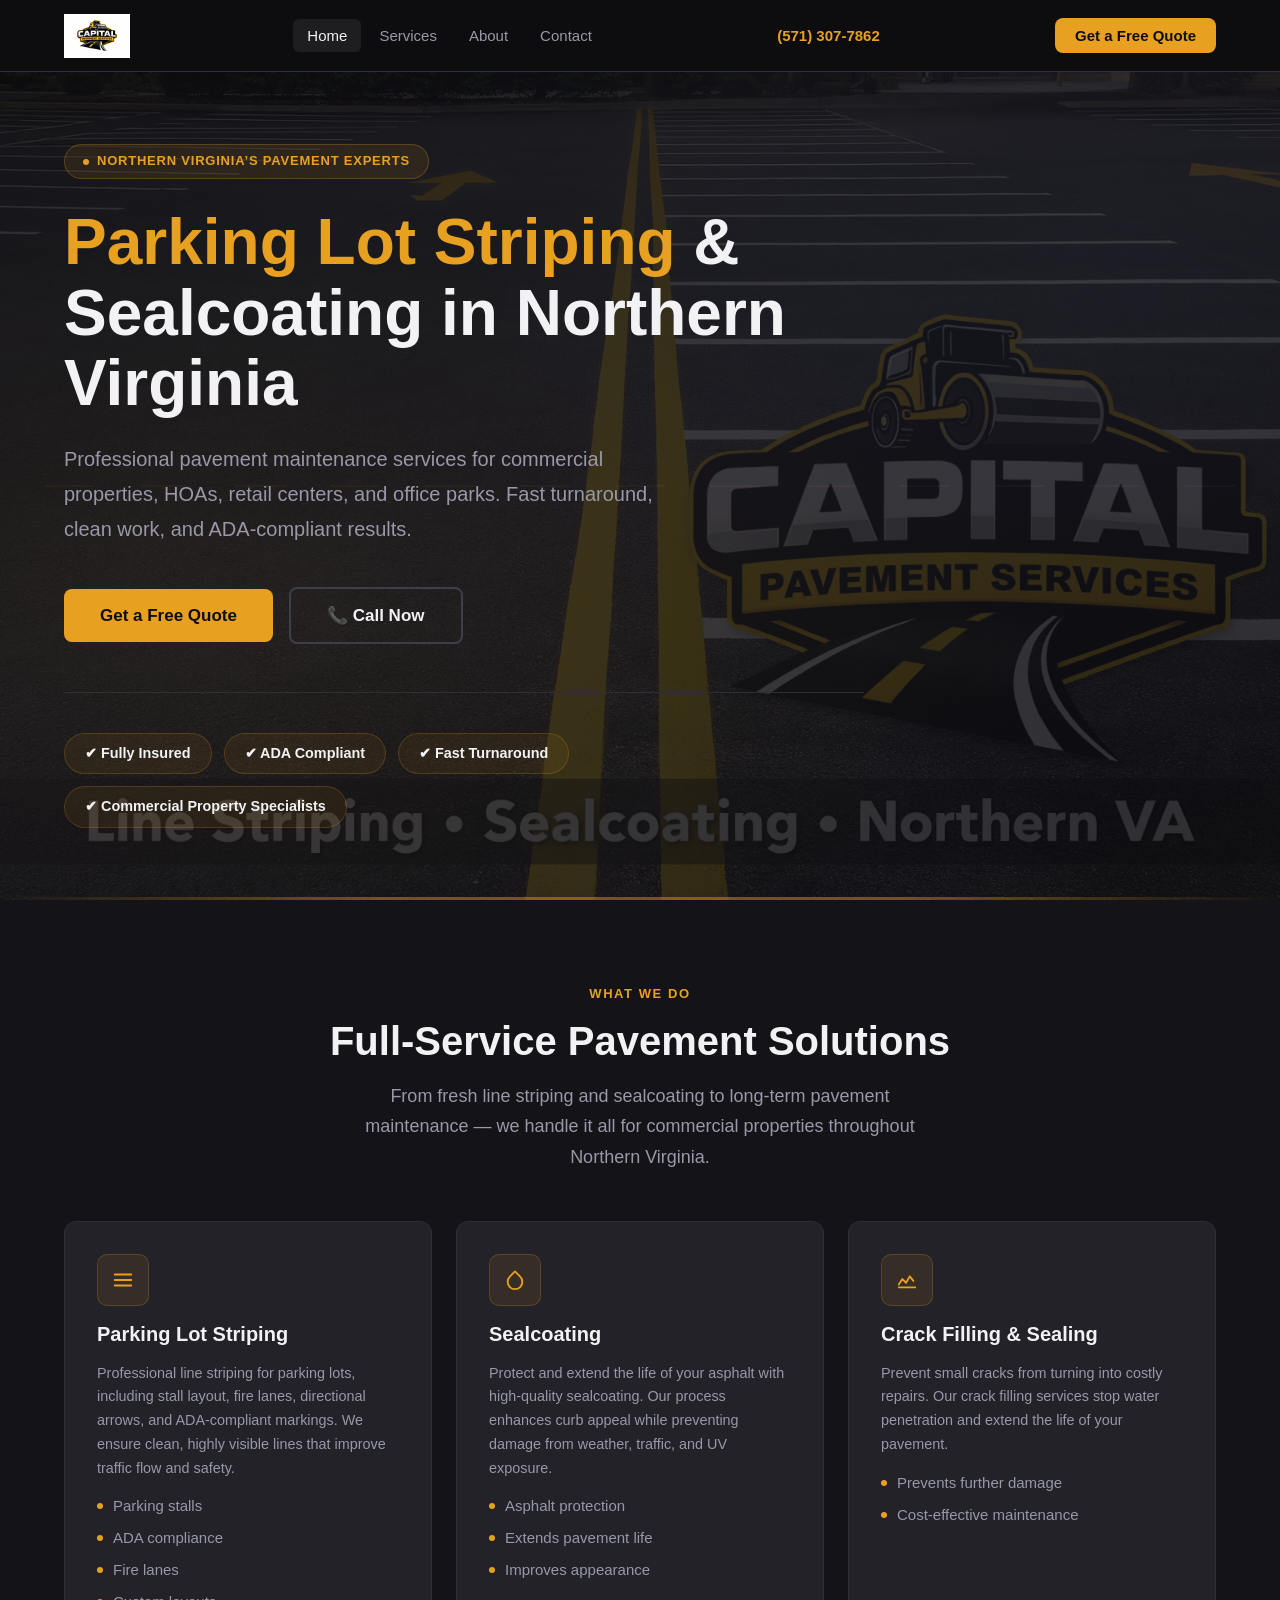
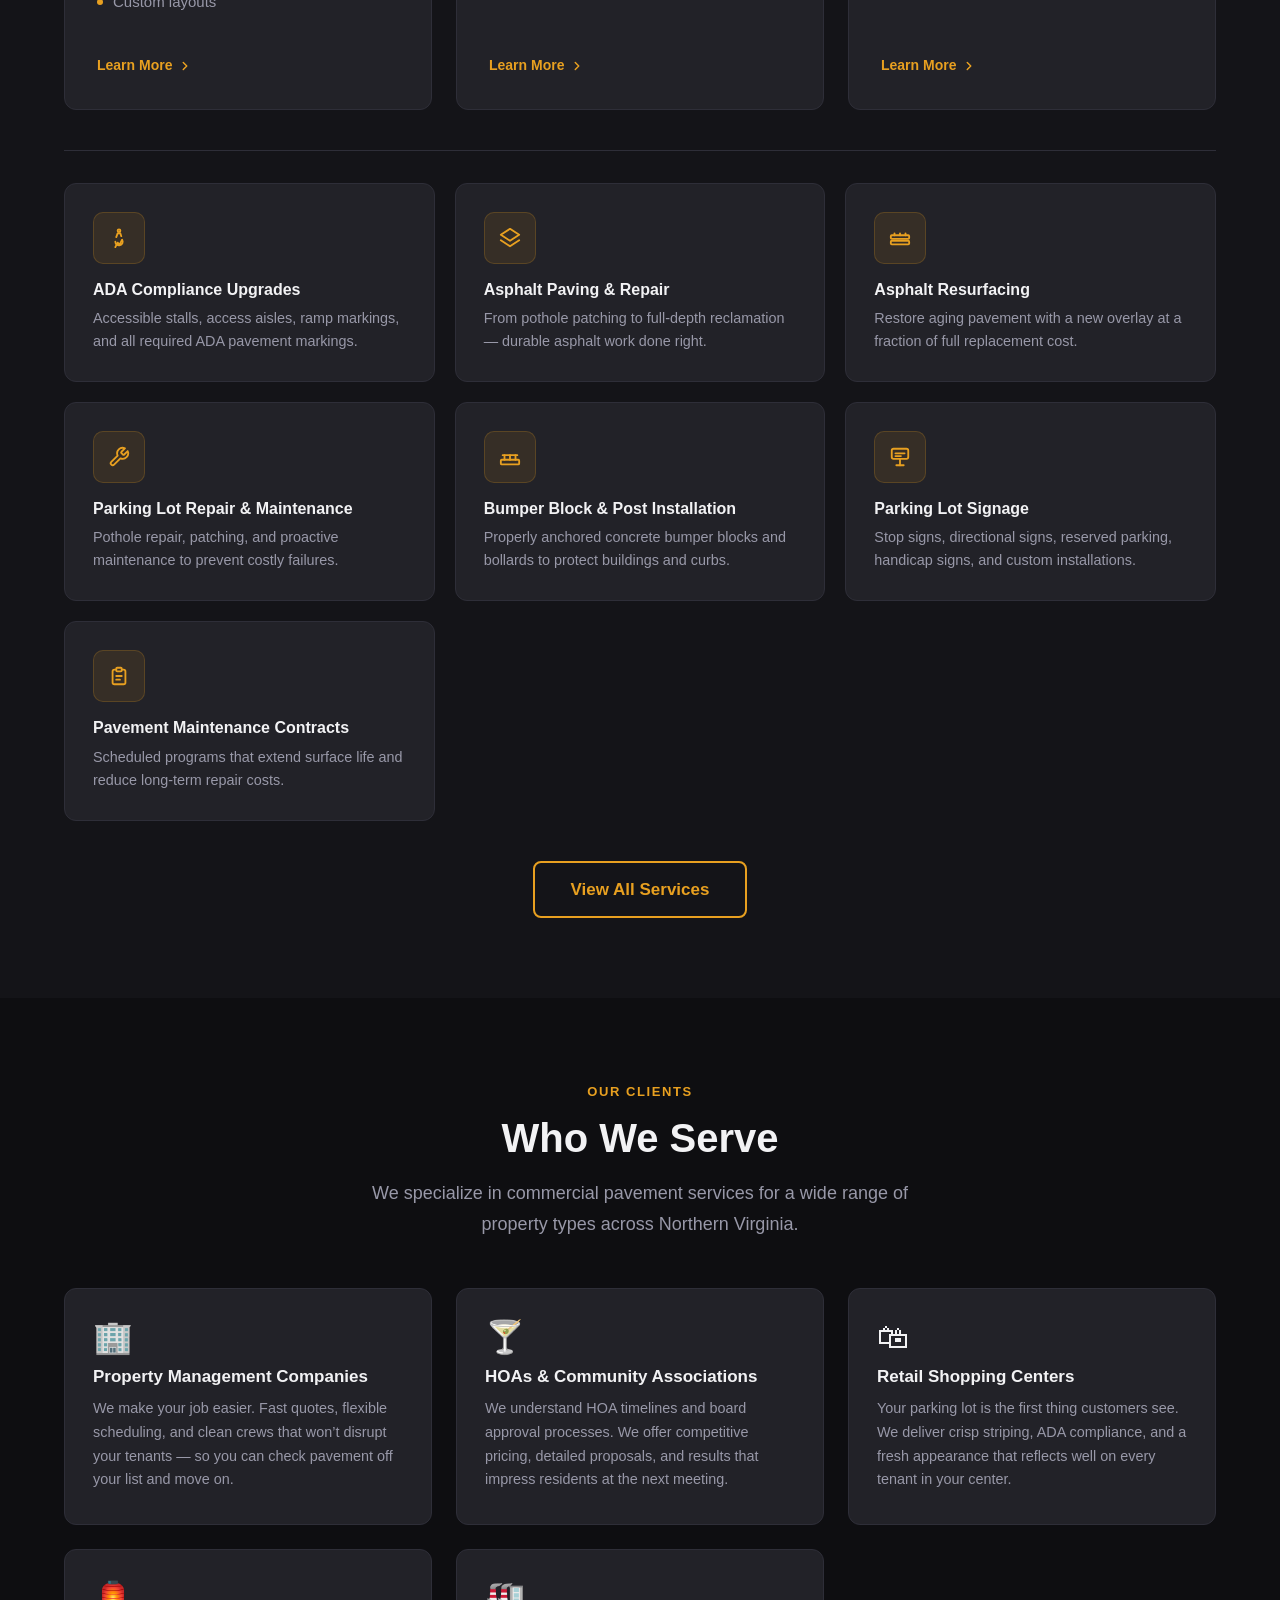
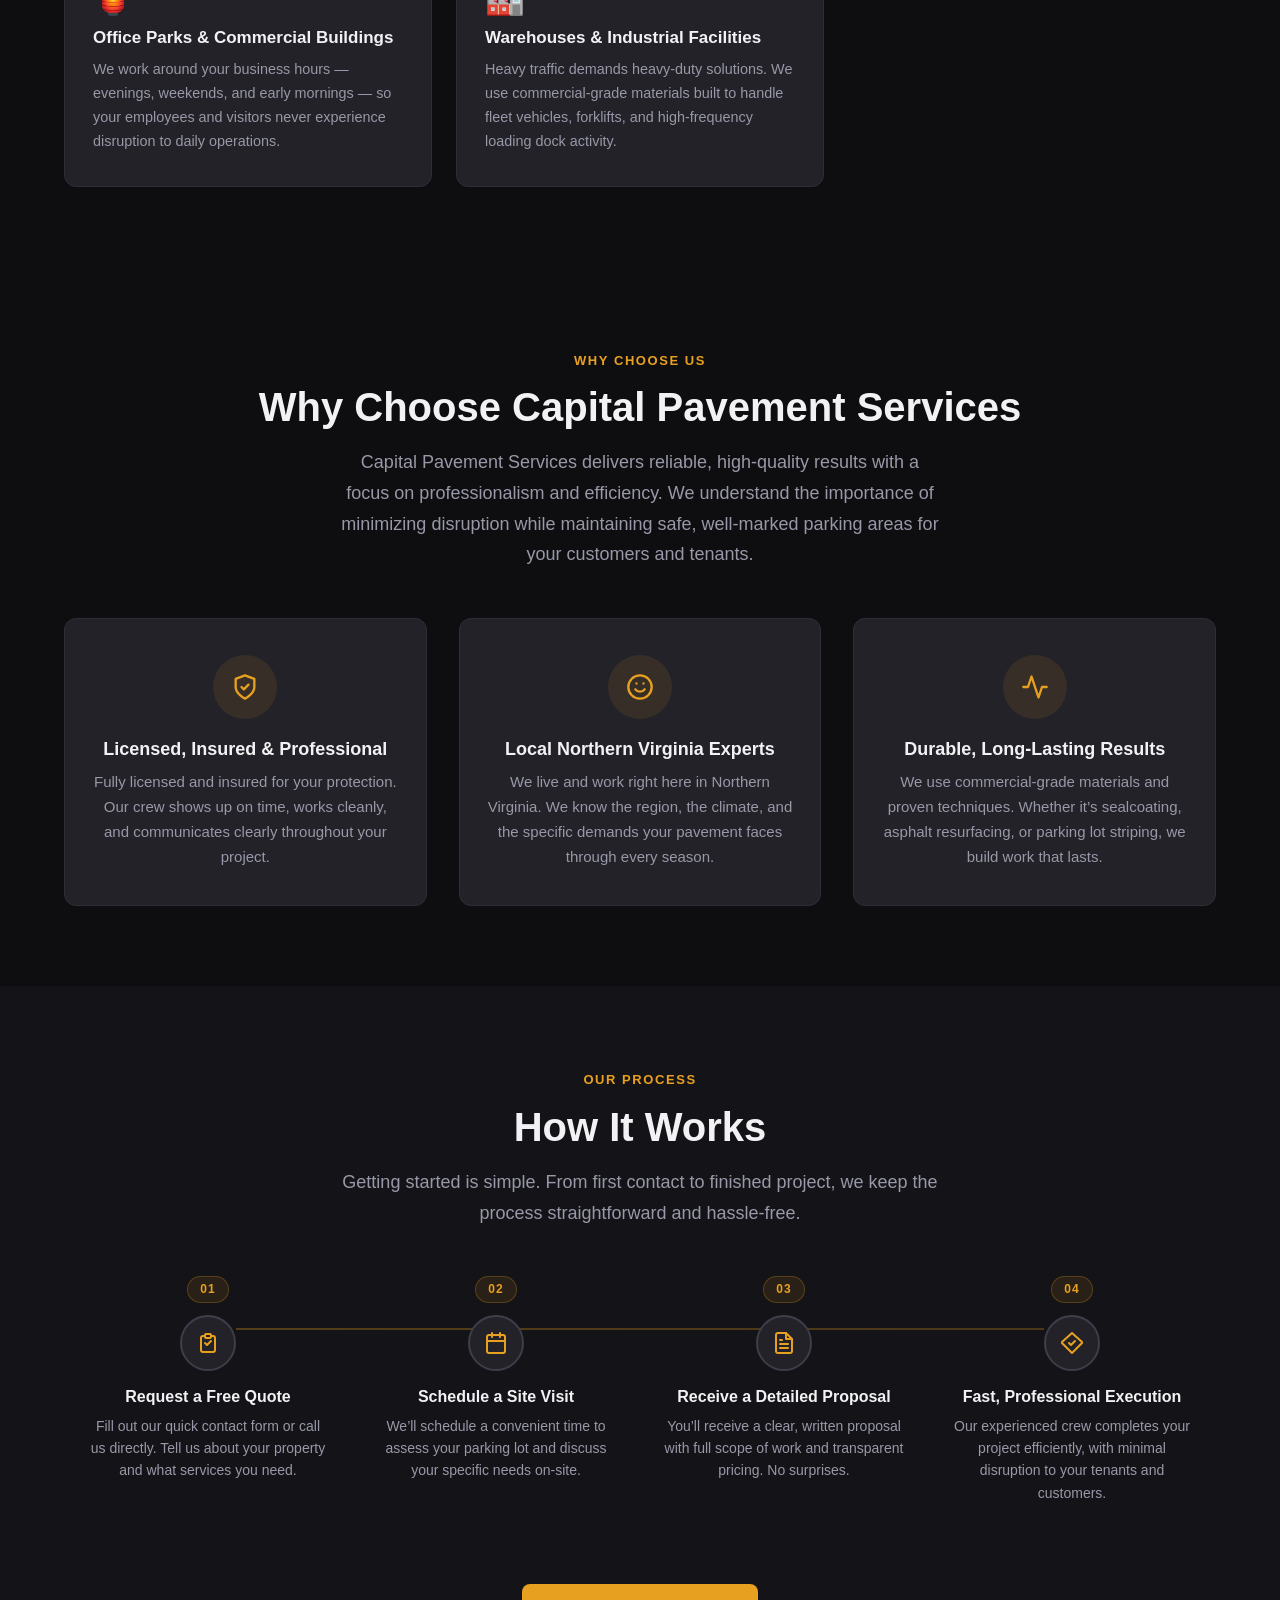
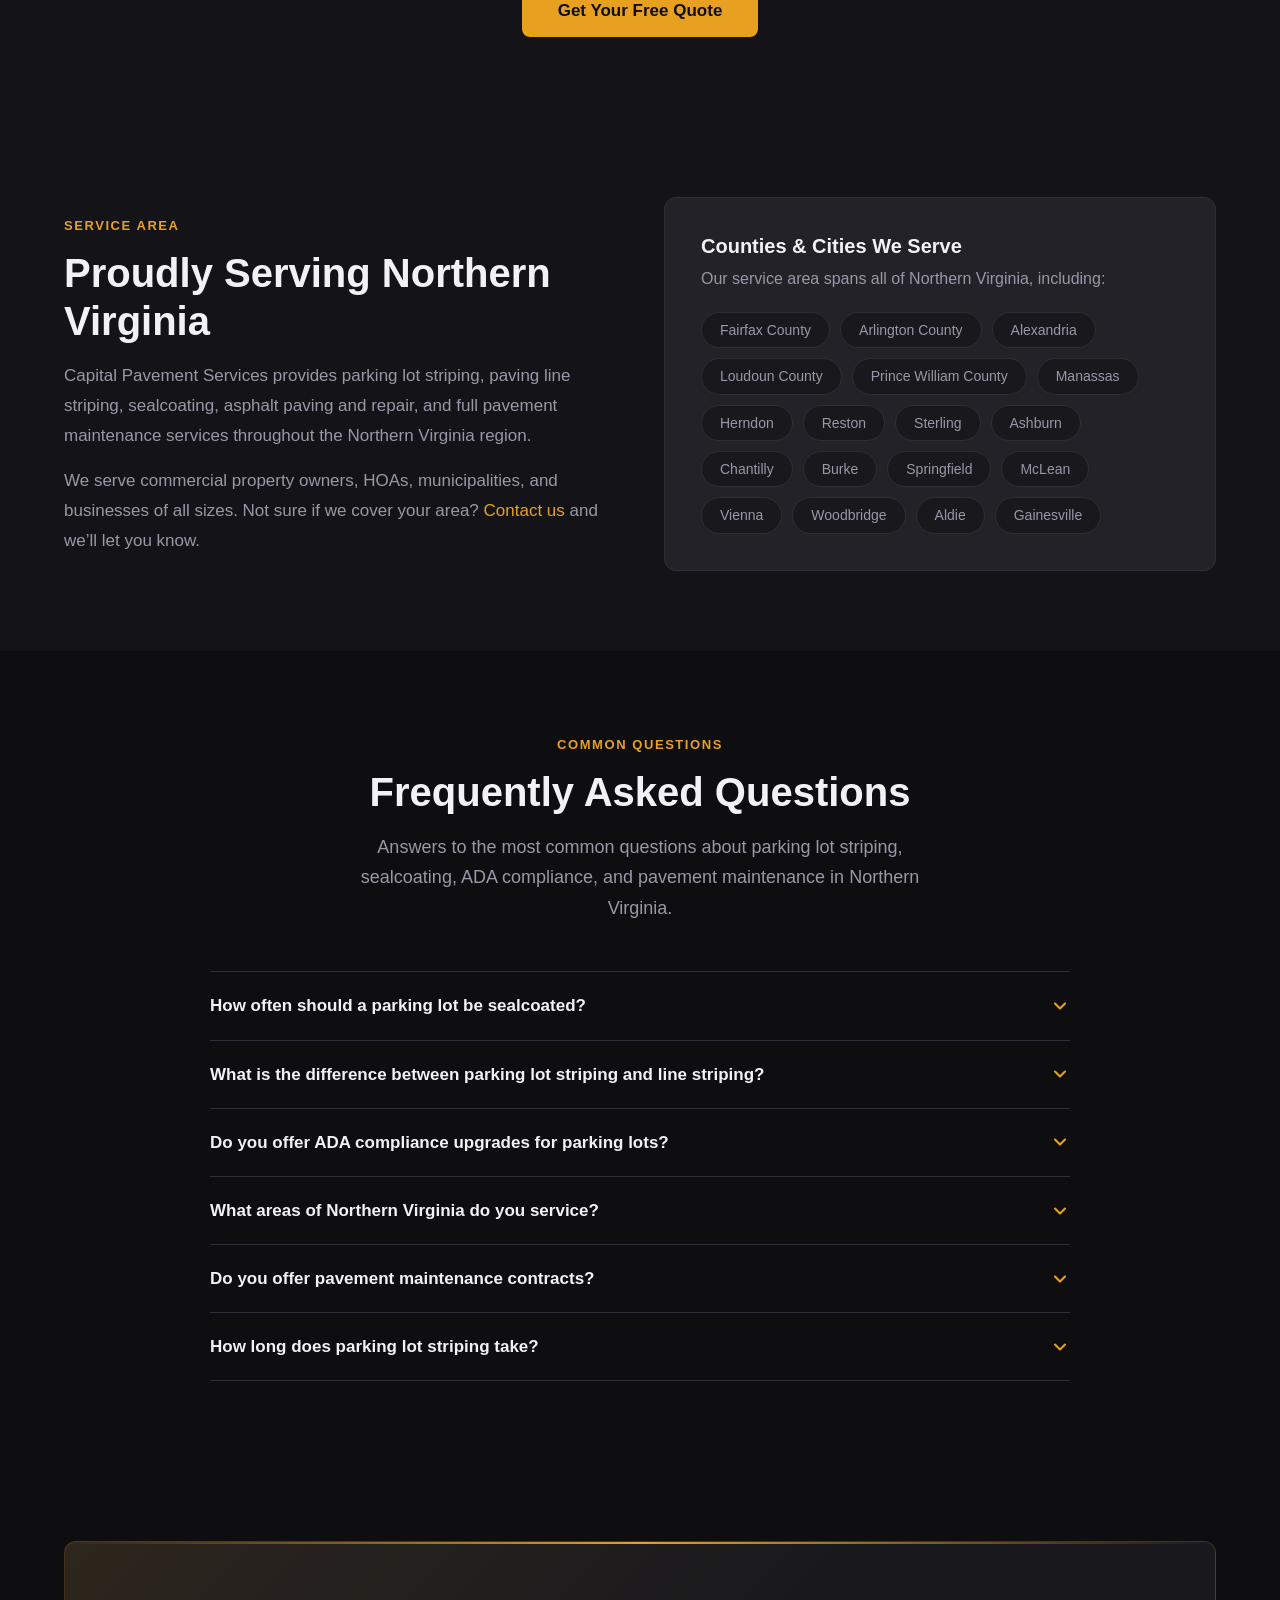
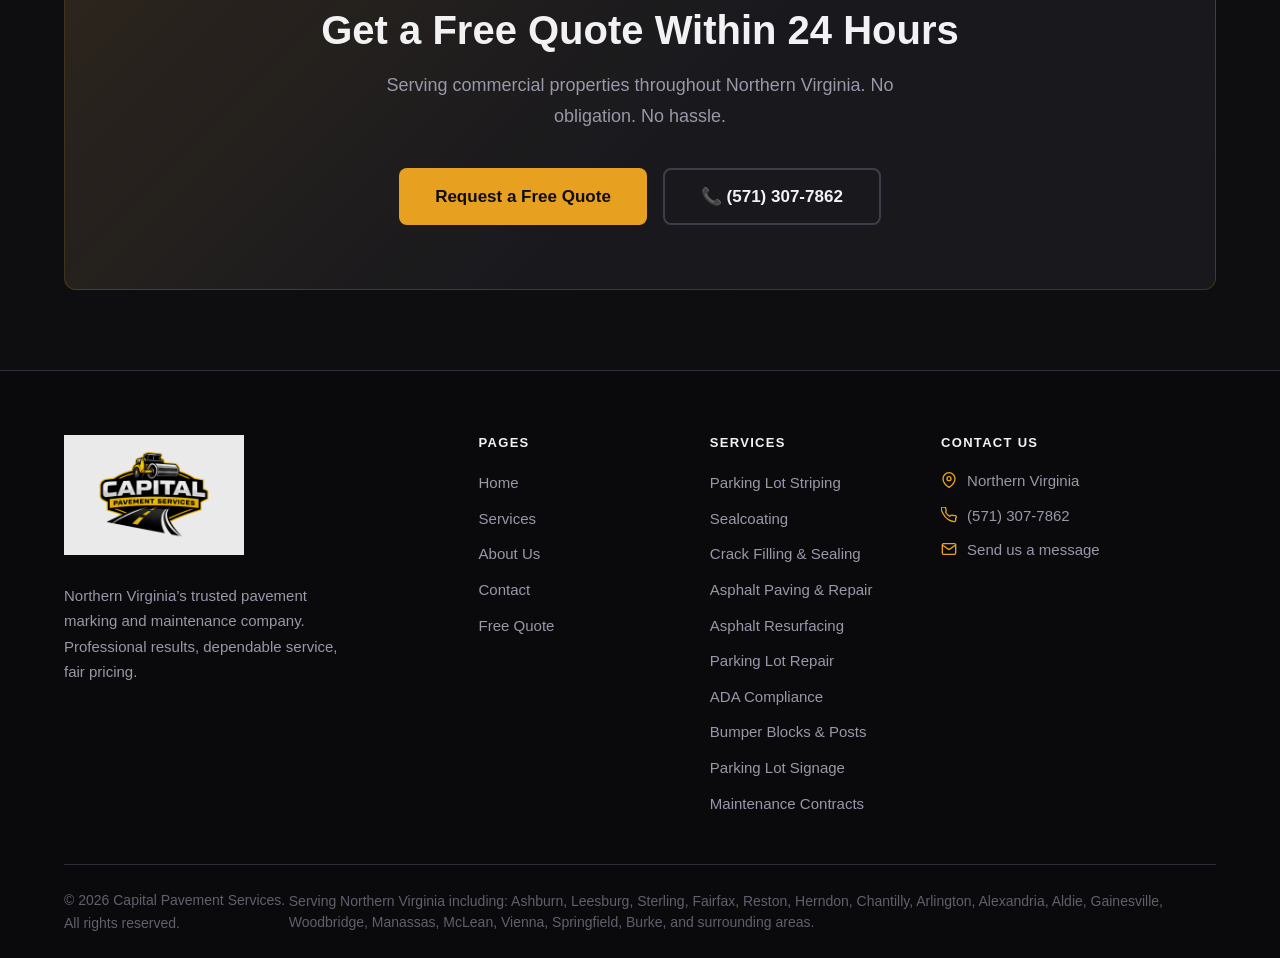
<file: index.html>
<!DOCTYPE html>
<html lang="en">
<head>
  <meta charset="UTF-8" />
  <meta name="viewport" content="width=device-width, initial-scale=1.0" />
  <title>Capital Pavement Services | Parking Lot Striping &amp; Pavement Maintenance — Northern Virginia</title>
  <meta name="description" content="Northern Virginia's trusted pavement marking and maintenance company. Parking lot striping, sealcoating, asphalt paving, crack filling, ADA compliance, and more. Serving Fairfax, Arlington, Alexandria, Loudoun, and Prince William counties." />
  <link rel="canonical" href="https://capitalpavementservices.com/" />
  <link rel="stylesheet" href="css/styles.css" />

  <!-- ===== STRUCTURED DATA: LocalBusiness + FAQPage ===== -->
  <script type="application/ld+json">
  {
    "@context": "https://schema.org",
    "@graph": [
      {
        "@type": ["LocalBusiness", "ProfessionalService"],
        "@id": "https://capitalpavementservices.com/#business",
        "name": "Capital Pavement Services",
        "url": "https://capitalpavementservices.com",
        "telephone": "+15713077862",
        "logo": "https://capitalpavementservices.com/images/Capital%20Pavement%20Logo.png",
        "image": "https://capitalpavementservices.com/images/Capital%20Pavement%20Logo.png",
        "description": "Northern Virginia's trusted pavement marking and maintenance company. Professional parking lot striping, line striping, sealcoating, ADA compliance upgrades, asphalt paving and repair, asphalt resurfacing, pavement crack filling and sealing, parking lot repair and maintenance, parking lot signage, bumper block and post installation, and pavement maintenance contracts.",
        "areaServed": [
          {"@type": "County", "name": "Fairfax County", "containedIn": {"@type": "State", "name": "Virginia"}},
          {"@type": "County", "name": "Arlington County", "containedIn": {"@type": "State", "name": "Virginia"}},
          {"@type": "County", "name": "Loudoun County", "containedIn": {"@type": "State", "name": "Virginia"}},
          {"@type": "County", "name": "Prince William County", "containedIn": {"@type": "State", "name": "Virginia"}},
          {"@type": "City", "name": "Alexandria", "containedIn": {"@type": "State", "name": "Virginia"}},
          {"@type": "City", "name": "Herndon", "containedIn": {"@type": "State", "name": "Virginia"}},
          {"@type": "City", "name": "Reston", "containedIn": {"@type": "State", "name": "Virginia"}},
          {"@type": "City", "name": "Sterling", "containedIn": {"@type": "State", "name": "Virginia"}},
          {"@type": "City", "name": "Ashburn", "containedIn": {"@type": "State", "name": "Virginia"}},
          {"@type": "City", "name": "Chantilly", "containedIn": {"@type": "State", "name": "Virginia"}},
          {"@type": "City", "name": "Manassas", "containedIn": {"@type": "State", "name": "Virginia"}},
          {"@type": "City", "name": "Woodbridge", "containedIn": {"@type": "State", "name": "Virginia"}},
          {"@type": "City", "name": "McLean", "containedIn": {"@type": "State", "name": "Virginia"}},
          {"@type": "City", "name": "Vienna", "containedIn": {"@type": "State", "name": "Virginia"}},
          {"@type": "City", "name": "Springfield", "containedIn": {"@type": "State", "name": "Virginia"}},
          {"@type": "City", "name": "Burke", "containedIn": {"@type": "State", "name": "Virginia"}},
          {"@type": "City", "name": "Gainesville", "containedIn": {"@type": "State", "name": "Virginia"}},
          {"@type": "City", "name": "Aldie", "containedIn": {"@type": "State", "name": "Virginia"}}
        ],
        "hasOfferCatalog": {
          "@type": "OfferCatalog",
          "name": "Pavement Services — Northern Virginia",
          "itemListElement": [
            {"@type": "Offer", "itemOffered": {"@type": "Service", "name": "Parking Lot Striping", "url": "https://capitalpavementservices.com/parking-lot-striping.html"}},
            {"@type": "Offer", "itemOffered": {"@type": "Service", "name": "Line Striping", "url": "https://capitalpavementservices.com/parking-lot-striping.html"}},
            {"@type": "Offer", "itemOffered": {"@type": "Service", "name": "Sealcoating", "url": "https://capitalpavementservices.com/sealcoating.html"}},
            {"@type": "Offer", "itemOffered": {"@type": "Service", "name": "ADA Compliance Upgrades", "url": "https://capitalpavementservices.com/ada-compliance.html"}},
            {"@type": "Offer", "itemOffered": {"@type": "Service", "name": "Pavement Crack Filling and Sealing", "url": "https://capitalpavementservices.com/crack-filling.html"}},
            {"@type": "Offer", "itemOffered": {"@type": "Service", "name": "Asphalt Paving and Repair", "url": "https://capitalpavementservices.com/asphalt-paving.html"}},
            {"@type": "Offer", "itemOffered": {"@type": "Service", "name": "Asphalt Resurfacing", "url": "https://capitalpavementservices.com/asphalt-resurfacing.html"}},
            {"@type": "Offer", "itemOffered": {"@type": "Service", "name": "Parking Lot Repair and Maintenance", "url": "https://capitalpavementservices.com/parking-lot-maintenance.html"}},
            {"@type": "Offer", "itemOffered": {"@type": "Service", "name": "Parking Lot Signage", "url": "https://capitalpavementservices.com/parking-lot-signage.html"}},
            {"@type": "Offer", "itemOffered": {"@type": "Service", "name": "Bumper Block and Post Installation", "url": "https://capitalpavementservices.com/bumper-block-installation.html"}},
            {"@type": "Offer", "itemOffered": {"@type": "Service", "name": "Pavement Maintenance Contracts", "url": "https://capitalpavementservices.com/maintenance-contracts.html"}}
          ]
        }
      },
      {
        "@type": "FAQPage",
        "mainEntity": [
          {
            "@type": "Question",
            "name": "How often should a parking lot be sealcoated?",
            "acceptedAnswer": {
              "@type": "Answer",
              "text": "Most commercial parking lots in Northern Virginia should be sealcoated every 2–3 years. The right schedule depends on traffic volume, sun exposure, and the current condition of the asphalt. Freshly paved surfaces should cure for at least 6–12 months before the first sealcoating application. Regular sealcoating prevents UV oxidation, water infiltration, and fuel spill damage — extending the life of your pavement significantly and reducing long-term repair costs."
            }
          },
          {
            "@type": "Question",
            "name": "What is the difference between parking lot striping and line striping?",
            "acceptedAnswer": {
              "@type": "Answer",
              "text": "Parking lot striping and line striping refer to the same service — the painted markings applied to a parking lot surface. These include parking space lines, directional arrows, fire lanes, handicap symbols, crosswalks, and stall numbers. 'Line striping' is a broader industry term that covers any pavement line marking, while 'parking lot striping' specifically describes commercial lot markings. At Capital Pavement Services, we use both terms interchangeably when describing our commercial parking lot marking services throughout Northern Virginia."
            }
          },
          {
            "@type": "Question",
            "name": "Do you offer ADA compliance upgrades for parking lots?",
            "acceptedAnswer": {
              "@type": "Answer",
              "text": "Yes. Capital Pavement Services provides full ADA compliance upgrades for commercial parking lots throughout Northern Virginia. This includes painting accessible parking stalls, van-accessible spaces, access aisles, ISA (International Symbol of Accessibility) symbols, curb ramp markings, and installing ADA-compliant handicap parking signs. We help property owners meet all current ADA requirements to avoid costly penalties and ensure access for every visitor."
            }
          },
          {
            "@type": "Question",
            "name": "What areas of Northern Virginia do you service?",
            "acceptedAnswer": {
              "@type": "Answer",
              "text": "We serve commercial and municipal properties throughout Northern Virginia, including Fairfax County, Arlington County, Alexandria, Loudoun County, Prince William County, Manassas, Herndon, Reston, Sterling, Ashburn, Chantilly, Burke, Springfield, McLean, Vienna, Woodbridge, Aldie, and Gainesville. Not sure if we cover your location? Contact us and we'll be happy to let you know."
            }
          },
          {
            "@type": "Question",
            "name": "Do you offer pavement maintenance contracts?",
            "acceptedAnswer": {
              "@type": "Answer",
              "text": "Yes. Our pavement maintenance contracts are designed for commercial property owners, property managers, HOAs, and municipalities who want to protect their pavement investment long-term. A maintenance contract with Capital Pavement Services typically includes scheduled sealcoating, crack filling, restriping, and annual pavement inspections. Contract clients receive priority scheduling and preferred pricing on all services."
            }
          },
          {
            "@type": "Question",
            "name": "How long does parking lot striping take?",
            "acceptedAnswer": {
              "@type": "Answer",
              "text": "Most standard commercial parking lot striping jobs in Northern Virginia are completed in a few hours to a single day, depending on lot size and layout complexity. Freshly painted lines typically dry within 30–60 minutes under normal weather conditions. We schedule work to minimize disruption to your tenants or customers — early mornings, evenings, and weekends are all available."
            }
          }
        ]
      }
    ]
  }
  </script>
  <!-- ===== STRUCTURED DATA: HomeAndConstructionBusiness ===== -->
  <script type="application/ld+json">
  {
    "@context": "https://schema.org",
    "@type": "HomeAndConstructionBusiness",
    "name": "Capital Pavement Services",
    "url": "https://capitalpavementservices.com",
    "telephone": "+15713077862",
    "description": "Professional parking lot striping, sealcoating, crack filling, and pavement maintenance services for commercial properties throughout Northern Virginia.",
    "priceRange": "$",
    "areaServed": [
      {"@type": "City", "name": "Ashburn"},
      {"@type": "City", "name": "Leesburg"},
      {"@type": "City", "name": "Herndon"},
      {"@type": "City", "name": "Reston"},
      {"@type": "City", "name": "Sterling"},
      {"@type": "City", "name": "Chantilly"},
      {"@type": "City", "name": "Manassas"},
      {"@type": "City", "name": "Springfield"},
      {"@type": "City", "name": "Burke"},
      {"@type": "City", "name": "McLean"},
      {"@type": "City", "name": "Vienna"},
      {"@type": "City", "name": "Woodbridge"},
      {"@type": "City", "name": "Alexandria"},
      {"@type": "AdministrativeArea", "name": "Fairfax County"},
      {"@type": "AdministrativeArea", "name": "Loudoun County"},
      {"@type": "AdministrativeArea", "name": "Prince William County"},
      {"@type": "AdministrativeArea", "name": "Arlington County"}
    ],
    "address": {
      "@type": "PostalAddress",
      "addressRegion": "VA",
      "addressCountry": "US"
    },
    "openingHours": "Mo-Sa 08:00-18:00"
  }
  </script>
</head>
<body>

  <!-- ===== NAVIGATION ===== -->
  <nav class="nav" role="navigation" aria-label="Main navigation">
    <div class="container nav-inner">

      <a href="index.html" class="nav-logo" aria-label="Capital Pavement Services Home">
        <img src="images/Capital%20Pavement%20Logo.png" alt="Capital Pavement Services — Northern Virginia" class="nav-logo-img" />
      </a>

      <ul class="nav-links" role="list">
        <li><a href="index.html" class="nav-link">Home</a></li>
        <li><a href="services.html" class="nav-link">Services</a></li>
        <li><a href="about.html" class="nav-link">About</a></li>
        <li><a href="contact.html" class="nav-link">Contact</a></li>
      </ul>

      <a href="tel:5713077862" class="nav-phone">(571) 307-7862</a>
      <a href="contact.html" class="btn btn-primary nav-cta">Get a Free Quote</a>

      <button class="nav-toggle" id="navToggle" aria-expanded="false" aria-label="Open menu">
        <span></span>
        <span></span>
        <span></span>
      </button>
    </div>
  </nav>

  <!-- Mobile nav drawer -->
  <div class="mobile-nav" id="mobileNav" role="dialog" aria-label="Mobile menu">
    <a href="index.html" class="mobile-nav-link">Home</a>
    <a href="services.html" class="mobile-nav-link">Services</a>
    <a href="about.html" class="mobile-nav-link">About</a>
    <a href="contact.html" class="mobile-nav-link">Contact</a>
    <a href="tel:5713077862" class="mobile-nav-phone">&#9990; Call: (571) 307-7862</a>
    <a href="contact.html" class="btn btn-primary mobile-nav-cta">Get a Free Quote</a>
  </div>

  <!-- ===== HERO ===== -->
  <section class="hero" aria-label="Hero">
    <img
      src="images/Capital%20Pavement%20-%20Cover%20Shot%20.png"
      alt=""
      class="hero-bg-img"
      aria-hidden="true"
      fetchpriority="high"
    />
    <div class="container">
      <div class="hero-content">

        <div class="hero-badge">Northern Virginia&rsquo;s Pavement Experts</div>

        <h1>
          <span class="accent">Parking Lot Striping</span> &amp; Sealcoating in Northern Virginia
        </h1>

        <p class="hero-subtitle">
          Professional pavement maintenance services for commercial properties, HOAs, retail centers, and office parks. Fast turnaround, clean work, and ADA-compliant results.
        </p>

        <div class="hero-actions">
          <a href="contact.html" class="btn btn-primary btn-lg">Get a Free Quote</a>
          <a href="tel:5713077862" class="btn btn-secondary btn-lg">&#128222; Call Now</a>
        </div>

        <div class="hero-trust">
          <div class="trust-badge">&#10004; Fully Insured</div>
          <div class="trust-badge">&#10004; ADA Compliant</div>
          <div class="trust-badge">&#10004; Fast Turnaround</div>
          <div class="trust-badge">&#10004; Commercial Property Specialists</div>
        </div>

      </div>
    </div>
  </section>

  <!-- ===== SERVICES PREVIEW ===== -->
  <section class="section section-alt" aria-labelledby="services-heading">
    <div class="container">
      <div class="section-header centered">
        <p class="section-label">What We Do</p>
        <h2 class="section-title" id="services-heading">Full-Service Pavement Solutions</h2>
        <p class="section-subtitle">
          From fresh line striping and sealcoating to long-term pavement maintenance — we handle it all for commercial properties throughout Northern Virginia.
        </p>
      </div>

      <!-- Featured 3 Services -->
      <div class="featured-services-grid">

        <div class="featured-service-card">
          <div class="service-icon" aria-hidden="true">
            <svg viewBox="0 0 24 24" fill="none" stroke="currentColor" stroke-width="2" stroke-linecap="round">
              <line x1="3" y1="6" x2="21" y2="6"/>
              <line x1="3" y1="12" x2="21" y2="12"/>
              <line x1="3" y1="18" x2="21" y2="18"/>
            </svg>
          </div>
          <h3><a href="parking-lot-striping.html">Parking Lot Striping</a></h3>
          <p class="featured-service-desc">Professional line striping for parking lots, including stall layout, fire lanes, directional arrows, and ADA-compliant markings. We ensure clean, highly visible lines that improve traffic flow and safety.</p>
          <ul class="featured-service-list">
            <li>Parking stalls</li>
            <li>ADA compliance</li>
            <li>Fire lanes</li>
            <li>Custom layouts</li>
          </ul>
          <a href="parking-lot-striping.html" class="service-card-cta">
            Learn More
            <svg viewBox="0 0 24 24" fill="none" stroke="currentColor" stroke-width="2.5" stroke-linecap="round" stroke-linejoin="round" width="14" height="14" aria-hidden="true"><polyline points="9 18 15 12 9 6"/></svg>
          </a>
        </div>

        <div class="featured-service-card">
          <div class="service-icon" aria-hidden="true">
            <svg viewBox="0 0 24 24" fill="none" stroke="currentColor" stroke-width="2" stroke-linecap="round" stroke-linejoin="round">
              <path d="M12 2.69l5.66 5.66a8 8 0 11-11.31 0z"/>
            </svg>
          </div>
          <h3><a href="sealcoating.html">Sealcoating</a></h3>
          <p class="featured-service-desc">Protect and extend the life of your asphalt with high-quality sealcoating. Our process enhances curb appeal while preventing damage from weather, traffic, and UV exposure.</p>
          <ul class="featured-service-list">
            <li>Asphalt protection</li>
            <li>Extends pavement life</li>
            <li>Improves appearance</li>
          </ul>
          <a href="sealcoating.html" class="service-card-cta">
            Learn More
            <svg viewBox="0 0 24 24" fill="none" stroke="currentColor" stroke-width="2.5" stroke-linecap="round" stroke-linejoin="round" width="14" height="14" aria-hidden="true"><polyline points="9 18 15 12 9 6"/></svg>
          </a>
        </div>

        <div class="featured-service-card">
          <div class="service-icon" aria-hidden="true">
            <svg viewBox="0 0 24 24" fill="none" stroke="currentColor" stroke-width="2" stroke-linecap="round" stroke-linejoin="round">
              <polyline points="3 17 7 11 11 15 15 8 19 13"/>
              <line x1="3" y1="20" x2="21" y2="20"/>
            </svg>
          </div>
          <h3><a href="crack-filling.html">Crack Filling &amp; Sealing</a></h3>
          <p class="featured-service-desc">Prevent small cracks from turning into costly repairs. Our crack filling services stop water penetration and extend the life of your pavement.</p>
          <ul class="featured-service-list">
            <li>Prevents further damage</li>
            <li>Cost-effective maintenance</li>
          </ul>
          <a href="crack-filling.html" class="service-card-cta">
            Learn More
            <svg viewBox="0 0 24 24" fill="none" stroke="currentColor" stroke-width="2.5" stroke-linecap="round" stroke-linejoin="round" width="14" height="14" aria-hidden="true"><polyline points="9 18 15 12 9 6"/></svg>
          </a>
        </div>

      </div>

      <!-- Remaining 7 Services -->
      <div class="services-preview-grid services-secondary-grid">

        <div class="service-card">
          <div class="service-icon" aria-hidden="true">
            <svg viewBox="0 0 24 24" fill="none" stroke="currentColor" stroke-width="2" stroke-linecap="round" stroke-linejoin="round">
              <circle cx="12" cy="4" r="1.5"/>
              <path d="M8 22l2.5-5 2 2.5 2.5-5"/>
              <path d="M9 11l1.5-4h3l1 3"/>
              <path d="M15.5 14a4 4 0 11-7.5 2"/>
            </svg>
          </div>
          <h3>ADA Compliance Upgrades</h3>
          <p>Accessible stalls, access aisles, ramp markings, and all required ADA pavement markings.</p>
        </div>

        <div class="service-card">
          <div class="service-icon" aria-hidden="true">
            <svg viewBox="0 0 24 24" fill="none" stroke="currentColor" stroke-width="2" stroke-linecap="round" stroke-linejoin="round">
              <polygon points="12 2 22 8.5 12 15 2 8.5"/>
              <polyline points="2 14.5 12 21 22 14.5"/>
            </svg>
          </div>
          <h3>Asphalt Paving &amp; Repair</h3>
          <p>From pothole patching to full-depth reclamation — durable asphalt work done right.</p>
        </div>

        <div class="service-card">
          <div class="service-icon" aria-hidden="true">
            <svg viewBox="0 0 24 24" fill="none" stroke="currentColor" stroke-width="2" stroke-linecap="round" stroke-linejoin="round">
              <rect x="2" y="15" width="20" height="4" rx="1"/>
              <rect x="2" y="9" width="20" height="4" rx="1"/>
              <path d="M6 9V7"/><path d="M12 9V7"/><path d="M18 9V7"/>
            </svg>
          </div>
          <h3>Asphalt Resurfacing</h3>
          <p>Restore aging pavement with a new overlay at a fraction of full replacement cost.</p>
        </div>

        <div class="service-card">
          <div class="service-icon" aria-hidden="true">
            <svg viewBox="0 0 24 24" fill="none" stroke="currentColor" stroke-width="2" stroke-linecap="round" stroke-linejoin="round">
              <path d="M14.7 6.3a1 1 0 000 1.4l1.6 1.6a1 1 0 001.4 0l3.77-3.77a6 6 0 01-7.94 7.94l-6.91 6.91a2.12 2.12 0 01-3-3l6.91-6.91a6 6 0 017.94-7.94l-3.76 3.76z"/>
            </svg>
          </div>
          <h3>Parking Lot Repair &amp; Maintenance</h3>
          <p>Pothole repair, patching, and proactive maintenance to prevent costly failures.</p>
        </div>

        <div class="service-card">
          <div class="service-icon" aria-hidden="true">
            <svg viewBox="0 0 24 24" fill="none" stroke="currentColor" stroke-width="2" stroke-linecap="round" stroke-linejoin="round">
              <rect x="2" y="15" width="20" height="5" rx="1"/>
              <line x1="6" y1="15" x2="6" y2="10"/>
              <line x1="12" y1="15" x2="12" y2="10"/>
              <line x1="18" y1="15" x2="18" y2="10"/>
              <line x1="4" y1="10" x2="20" y2="10"/>
            </svg>
          </div>
          <h3>Bumper Block &amp; Post Installation</h3>
          <p>Properly anchored concrete bumper blocks and bollards to protect buildings and curbs.</p>
        </div>

        <div class="service-card">
          <div class="service-icon" aria-hidden="true">
            <svg viewBox="0 0 24 24" fill="none" stroke="currentColor" stroke-width="2" stroke-linecap="round" stroke-linejoin="round">
              <rect x="3" y="3" width="18" height="11" rx="2"/>
              <line x1="12" y1="14" x2="12" y2="21"/>
              <line x1="8" y1="21" x2="16" y2="21"/>
              <line x1="7" y1="8" x2="17" y2="8"/>
              <line x1="7" y1="11" x2="13" y2="11"/>
            </svg>
          </div>
          <h3>Parking Lot Signage</h3>
          <p>Stop signs, directional signs, reserved parking, handicap signs, and custom installations.</p>
        </div>

        <div class="service-card">
          <div class="service-icon" aria-hidden="true">
            <svg viewBox="0 0 24 24" fill="none" stroke="currentColor" stroke-width="2" stroke-linecap="round" stroke-linejoin="round">
              <path d="M9 5H7a2 2 0 00-2 2v12a2 2 0 002 2h10a2 2 0 002-2V7a2 2 0 00-2-2h-2"/>
              <rect x="9" y="3" width="6" height="4" rx="1"/>
              <line x1="9" y1="12" x2="15" y2="12"/>
              <line x1="9" y1="16" x2="13" y2="16"/>
            </svg>
          </div>
          <h3>Pavement Maintenance Contracts</h3>
          <p>Scheduled programs that extend surface life and reduce long-term repair costs.</p>
        </div>

      </div>

      <div style="text-align: center; margin-top: 40px;">
        <a href="/services" class="btn btn-outline btn-lg">View All Services</a>
      </div>
    </div>
  </section>

  <!-- ===== WHO WE SERVE ===== -->
  <section class="section" aria-labelledby="clients-heading">
    <div class="container">
      <div class="section-header centered">
        <p class="section-label">Our Clients</p>
        <h2 class="section-title" id="clients-heading">Who We Serve</h2>
        <p class="section-subtitle">
          We specialize in commercial pavement services for a wide range of property types across Northern Virginia.
        </p>
      </div>

      <div class="client-grid">

        <div class="client-card">
          <div class="client-icon" aria-hidden="true">&#127970;</div>
          <h3>Property Management Companies</h3>
          <p>We make your job easier. Fast quotes, flexible scheduling, and clean crews that won&rsquo;t disrupt your tenants — so you can check pavement off your list and move on.</p>
        </div>

        <div class="client-card">
          <div class="client-icon" aria-hidden="true">&#127864;</div>
          <h3>HOAs &amp; Community Associations</h3>
          <p>We understand HOA timelines and board approval processes. We offer competitive pricing, detailed proposals, and results that impress residents at the next meeting.</p>
        </div>

        <div class="client-card">
          <div class="client-icon" aria-hidden="true">&#128717;</div>
          <h3>Retail Shopping Centers</h3>
          <p>Your parking lot is the first thing customers see. We deliver crisp striping, ADA compliance, and a fresh appearance that reflects well on every tenant in your center.</p>
        </div>

        <div class="client-card">
          <div class="client-icon" aria-hidden="true">&#127982;</div>
          <h3>Office Parks &amp; Commercial Buildings</h3>
          <p>We work around your business hours — evenings, weekends, and early mornings — so your employees and visitors never experience disruption to daily operations.</p>
        </div>

        <div class="client-card">
          <div class="client-icon" aria-hidden="true">&#127981;</div>
          <h3>Warehouses &amp; Industrial Facilities</h3>
          <p>Heavy traffic demands heavy-duty solutions. We use commercial-grade materials built to handle fleet vehicles, forklifts, and high-frequency loading dock activity.</p>
        </div>

      </div>
    </div>
  </section>

  <!-- ===== WHY CHOOSE US ===== -->
  <section class="section" aria-labelledby="why-heading">
    <div class="container">
      <div class="section-header centered">
        <p class="section-label">Why Choose Us</p>
        <h2 class="section-title" id="why-heading">Why Choose Capital Pavement Services</h2>
        <p class="section-subtitle">
          Capital Pavement Services delivers reliable, high-quality results with a focus on professionalism and efficiency. We understand the importance of minimizing disruption while maintaining safe, well-marked parking areas for your customers and tenants.
        </p>
      </div>

      <div class="features-grid">
        <div class="feature-item">
          <div class="feature-icon" aria-hidden="true">
            <svg viewBox="0 0 24 24" fill="none" stroke="currentColor" stroke-width="2" stroke-linecap="round" stroke-linejoin="round">
              <path d="M12 22s8-4 8-10V5l-8-3-8 3v7c0 6 8 10 8 10z"/>
              <polyline points="9 12 11 14 15 10"/>
            </svg>
          </div>
          <h3>Licensed, Insured &amp; Professional</h3>
          <p>
            Fully licensed and insured for your protection. Our crew shows up on time, works cleanly,
            and communicates clearly throughout your project.
          </p>
        </div>

        <div class="feature-item">
          <div class="feature-icon" aria-hidden="true">
            <svg viewBox="0 0 24 24" fill="none" stroke="currentColor" stroke-width="2" stroke-linecap="round" stroke-linejoin="round">
              <circle cx="12" cy="12" r="10"/>
              <path d="M8 14s1.5 2 4 2 4-2 4-2"/>
              <line x1="9" y1="9" x2="9.01" y2="9"/>
              <line x1="15" y1="9" x2="15.01" y2="9"/>
            </svg>
          </div>
          <h3>Local Northern Virginia Experts</h3>
          <p>
            We live and work right here in Northern Virginia. We know the region, the climate, and
            the specific demands your pavement faces through every season.
          </p>
        </div>

        <div class="feature-item">
          <div class="feature-icon" aria-hidden="true">
            <svg viewBox="0 0 24 24" fill="none" stroke="currentColor" stroke-width="2" stroke-linecap="round" stroke-linejoin="round">
              <polyline points="22 12 18 12 15 21 9 3 6 12 2 12"/>
            </svg>
          </div>
          <h3>Durable, Long-Lasting Results</h3>
          <p>
            We use commercial-grade materials and proven techniques. Whether it&rsquo;s sealcoating,
            asphalt resurfacing, or parking lot striping, we build work that lasts.
          </p>
        </div>
      </div>
    </div>
  </section>

  <!-- ===== HOW IT WORKS ===== -->
  <section class="section section-alt" aria-labelledby="process-heading">
    <div class="container">
      <div class="section-header centered">
        <p class="section-label">Our Process</p>
        <h2 class="section-title" id="process-heading">How It Works</h2>
        <p class="section-subtitle">
          Getting started is simple. From first contact to finished project, we keep the process straightforward and hassle-free.
        </p>
      </div>

      <div class="process-grid">

        <div class="process-step">
          <div class="process-number" aria-hidden="true">01</div>
          <div class="process-icon" aria-hidden="true">
            <svg viewBox="0 0 24 24" fill="none" stroke="currentColor" stroke-width="2" stroke-linecap="round" stroke-linejoin="round">
              <path d="M9 5H7a2 2 0 00-2 2v12a2 2 0 002 2h10a2 2 0 002-2V7a2 2 0 00-2-2h-2"/>
              <rect x="9" y="3" width="6" height="4" rx="1"/>
              <polyline points="9 12 11 14 15 10"/>
            </svg>
          </div>
          <h3>Request a Free Quote</h3>
          <p>Fill out our quick contact form or call us directly. Tell us about your property and what services you need.</p>
        </div>

        <div class="process-step">
          <div class="process-number" aria-hidden="true">02</div>
          <div class="process-icon" aria-hidden="true">
            <svg viewBox="0 0 24 24" fill="none" stroke="currentColor" stroke-width="2" stroke-linecap="round" stroke-linejoin="round">
              <rect x="3" y="4" width="18" height="18" rx="2" ry="2"/>
              <line x1="16" y1="2" x2="16" y2="6"/>
              <line x1="8" y1="2" x2="8" y2="6"/>
              <line x1="3" y1="10" x2="21" y2="10"/>
            </svg>
          </div>
          <h3>Schedule a Site Visit</h3>
          <p>We&rsquo;ll schedule a convenient time to assess your parking lot and discuss your specific needs on-site.</p>
        </div>

        <div class="process-step">
          <div class="process-number" aria-hidden="true">03</div>
          <div class="process-icon" aria-hidden="true">
            <svg viewBox="0 0 24 24" fill="none" stroke="currentColor" stroke-width="2" stroke-linecap="round" stroke-linejoin="round">
              <path d="M14 2H6a2 2 0 00-2 2v16a2 2 0 002 2h12a2 2 0 002-2V8z"/>
              <polyline points="14 2 14 8 20 8"/>
              <line x1="16" y1="13" x2="8" y2="13"/>
              <line x1="16" y1="17" x2="8" y2="17"/>
              <polyline points="10 9 9 9 8 9"/>
            </svg>
          </div>
          <h3>Receive a Detailed Proposal</h3>
          <p>You&rsquo;ll receive a clear, written proposal with full scope of work and transparent pricing. No surprises.</p>
        </div>

        <div class="process-step">
          <div class="process-number" aria-hidden="true">04</div>
          <div class="process-icon" aria-hidden="true">
            <svg viewBox="0 0 24 24" fill="none" stroke="currentColor" stroke-width="2" stroke-linecap="round" stroke-linejoin="round">
              <polyline points="22 11.08 22 12 12 22 2 12 2 11.08 12 2 22 11.08"/>
              <polyline points="9 12 11 14 15 10"/>
            </svg>
          </div>
          <h3>Fast, Professional Execution</h3>
          <p>Our experienced crew completes your project efficiently, with minimal disruption to your tenants and customers.</p>
        </div>

      </div>

      <div style="text-align: center; margin-top: 48px;">
        <a href="contact.html" class="btn btn-primary btn-lg">Get Your Free Quote</a>
      </div>
    </div>
  </section>

  <!-- ===== SERVICE AREA ===== -->
  <section class="section section-alt" aria-labelledby="area-heading">
    <div class="container">
      <div class="two-col-grid">
        <div>
          <p class="section-label">Service Area</p>
          <h2 class="section-title" id="area-heading">Proudly Serving Northern Virginia</h2>
          <p style="font-size: 1.0625rem; line-height: 1.75; color: var(--text-secondary); margin-bottom: 16px;">
            Capital Pavement Services provides parking lot striping, paving line striping, sealcoating,
            asphalt paving and repair, and full pavement maintenance services throughout the Northern
            Virginia region.
          </p>
          <p style="font-size: 1.0625rem; line-height: 1.75; color: var(--text-secondary);">
            We serve commercial property owners, HOAs, municipalities, and businesses of all sizes.
            Not sure if we cover your area? <a href="contact.html">Contact us</a> and we&rsquo;ll let you know.
          </p>
        </div>
        <div class="service-area-block">
          <h3>Counties &amp; Cities We Serve</h3>
          <p>Our service area spans all of Northern Virginia, including:</p>
          <div class="area-tags">
            <span class="area-tag">Fairfax County</span>
            <span class="area-tag">Arlington County</span>
            <span class="area-tag">Alexandria</span>
            <span class="area-tag">Loudoun County</span>
            <span class="area-tag">Prince William County</span>
            <span class="area-tag">Manassas</span>
            <span class="area-tag">Herndon</span>
            <span class="area-tag">Reston</span>
            <span class="area-tag">Sterling</span>
            <span class="area-tag">Ashburn</span>
            <span class="area-tag">Chantilly</span>
            <span class="area-tag">Burke</span>
            <span class="area-tag">Springfield</span>
            <span class="area-tag">McLean</span>
            <span class="area-tag">Vienna</span>
            <span class="area-tag">Woodbridge</span>
            <span class="area-tag">Aldie</span>
            <span class="area-tag">Gainesville</span>
          </div>
        </div>
      </div>
    </div>
  </section>

  <!-- ===== FAQ ===== -->
  <section class="section faq-section" aria-labelledby="faq-heading">
    <div class="container">
      <div class="section-header centered">
        <p class="section-label">Common Questions</p>
        <h2 class="section-title" id="faq-heading">Frequently Asked Questions</h2>
        <p class="section-subtitle">
          Answers to the most common questions about parking lot striping, sealcoating,
          ADA compliance, and pavement maintenance in Northern Virginia.
        </p>
      </div>

      <div class="faq-grid">

        <details class="faq-item">
          <summary>
            How often should a parking lot be sealcoated?
            <svg class="faq-chevron" viewBox="0 0 24 24" fill="none" stroke-width="2.5" stroke-linecap="round" stroke-linejoin="round" aria-hidden="true"><polyline points="6 9 12 15 18 9"/></svg>
          </summary>
          <p class="faq-answer">
            Most commercial parking lots in Northern Virginia should be sealcoated every
            <strong>2–3 years</strong>. The right schedule depends on traffic volume, sun
            exposure, and the current condition of your asphalt. Freshly paved surfaces
            should cure for at least 6–12 months before the first application. Regular
            <a href="sealcoating.html">sealcoating</a> prevents UV oxidation, water
            infiltration, and fuel spill damage — extending pavement life significantly
            and reducing long-term repair costs.
          </p>
        </details>

        <details class="faq-item">
          <summary>
            What is the difference between parking lot striping and line striping?
            <svg class="faq-chevron" viewBox="0 0 24 24" fill="none" stroke-width="2.5" stroke-linecap="round" stroke-linejoin="round" aria-hidden="true"><polyline points="6 9 12 15 18 9"/></svg>
          </summary>
          <p class="faq-answer">
            <a href="parking-lot-striping.html">Parking lot striping and line striping</a>
            refer to the same service — the painted markings applied to a parking lot
            surface, including space lines, directional arrows, fire lanes, handicap
            symbols, crosswalks, and stall numbers. "Line striping" is a broader industry
            term covering any pavement line marking, while "parking lot striping" specifically
            describes commercial lot markings. At Capital Pavement Services, we use both
            terms to describe our pavement marking work throughout Northern Virginia.
          </p>
        </details>

        <details class="faq-item">
          <summary>
            Do you offer ADA compliance upgrades for parking lots?
            <svg class="faq-chevron" viewBox="0 0 24 24" fill="none" stroke-width="2.5" stroke-linecap="round" stroke-linejoin="round" aria-hidden="true"><polyline points="6 9 12 15 18 9"/></svg>
          </summary>
          <p class="faq-answer">
            Yes. We provide full <a href="ada-compliance.html">ADA compliance upgrades</a>
            for commercial parking lots throughout Northern Virginia. This includes accessible
            parking stalls, van-accessible spaces, access aisles, ISA (International Symbol
            of Accessibility) symbols, curb ramp markings, and ADA-compliant handicap parking
            signs. We help property owners meet current ADA requirements to avoid penalties
            and ensure access for every visitor.
          </p>
        </details>

        <details class="faq-item">
          <summary>
            What areas of Northern Virginia do you service?
            <svg class="faq-chevron" viewBox="0 0 24 24" fill="none" stroke-width="2.5" stroke-linecap="round" stroke-linejoin="round" aria-hidden="true"><polyline points="6 9 12 15 18 9"/></svg>
          </summary>
          <p class="faq-answer">
            We serve commercial and municipal properties throughout Northern Virginia —
            Fairfax County, Arlington County, Alexandria, Loudoun County, Prince William
            County, Manassas, Herndon, Reston, Sterling, Ashburn, Chantilly, Burke,
            Springfield, McLean, Vienna, Woodbridge, Aldie, and Gainesville. Not sure
            if we cover your location? <a href="contact.html">Contact us</a> and
            we&rsquo;ll let you know.
          </p>
        </details>

        <details class="faq-item">
          <summary>
            Do you offer pavement maintenance contracts?
            <svg class="faq-chevron" viewBox="0 0 24 24" fill="none" stroke-width="2.5" stroke-linecap="round" stroke-linejoin="round" aria-hidden="true"><polyline points="6 9 12 15 18 9"/></svg>
          </summary>
          <p class="faq-answer">
            Yes. Our <a href="maintenance-contracts.html">pavement maintenance contracts</a>
            are designed for commercial property owners, property managers, HOAs, and
            municipalities who want to protect their pavement investment long-term. A
            contract typically includes scheduled sealcoating, crack filling, restriping,
            and annual inspections. Contract clients receive priority scheduling and
            preferred pricing on all services.
          </p>
        </details>

        <details class="faq-item">
          <summary>
            How long does parking lot striping take?
            <svg class="faq-chevron" viewBox="0 0 24 24" fill="none" stroke-width="2.5" stroke-linecap="round" stroke-linejoin="round" aria-hidden="true"><polyline points="6 9 12 15 18 9"/></svg>
          </summary>
          <p class="faq-answer">
            Most standard <a href="parking-lot-striping.html">commercial parking lot
            striping</a> jobs in Northern Virginia are completed in a few hours to a
            single day, depending on lot size and layout complexity. Freshly painted
            lines typically dry within 30–60 minutes under normal weather conditions.
            We schedule work to minimize disruption to your tenants and customers —
            early mornings, evenings, and weekends are all available.
          </p>
        </details>

      </div>
    </div>
  </section>

  <!-- ===== CTA BANNER ===== -->
  <section class="section" aria-labelledby="cta-heading">
    <div class="container">
      <div class="cta-banner">
        <h2 id="cta-heading">Get a Free Quote Within 24 Hours</h2>
        <p>
          Serving commercial properties throughout Northern Virginia. No obligation. No hassle.
        </p>
        <div class="cta-banner-actions">
          <a href="/contact" class="btn btn-primary btn-lg">Request a Free Quote</a>
          <a href="tel:5713077862" class="btn btn-secondary btn-lg">&#128222; (571) 307-7862</a>
        </div>
      </div>
    </div>
  </section>

  <!-- ===== FOOTER ===== -->
  <footer class="footer" role="contentinfo">
    <div class="container">
      <div class="footer-grid">

        <div class="footer-brand">
          <div class="footer-logo">
            <img src="images/Capital%20Pavement%20Logo.png" alt="Capital Pavement Services — Northern Virginia" class="footer-logo-img" />
          </div>
          <p>
            Northern Virginia&rsquo;s trusted pavement marking and maintenance company.
            Professional results, dependable service, fair pricing.
          </p>
        </div>

        <div class="footer-col">
          <h4>Pages</h4>
          <ul class="footer-links" role="list">
            <li><a href="index.html" class="footer-link">Home</a></li>
            <li><a href="services.html" class="footer-link">Services</a></li>
            <li><a href="about.html" class="footer-link">About Us</a></li>
            <li><a href="contact.html" class="footer-link">Contact</a></li>
            <li><a href="contact.html" class="footer-link">Free Quote</a></li>
          </ul>
        </div>

        <div class="footer-col">
          <h4>Services</h4>
          <ul class="footer-links" role="list">
            <li><a href="parking-lot-striping.html" class="footer-link">Parking Lot Striping</a></li>
            <li><a href="sealcoating.html" class="footer-link">Sealcoating</a></li>
            <li><a href="crack-filling.html" class="footer-link">Crack Filling &amp; Sealing</a></li>
            <li><a href="asphalt-paving.html" class="footer-link">Asphalt Paving &amp; Repair</a></li>
            <li><a href="asphalt-resurfacing.html" class="footer-link">Asphalt Resurfacing</a></li>
            <li><a href="parking-lot-maintenance.html" class="footer-link">Parking Lot Repair</a></li>
            <li><a href="ada-compliance.html" class="footer-link">ADA Compliance</a></li>
            <li><a href="bumper-block-installation.html" class="footer-link">Bumper Blocks &amp; Posts</a></li>
            <li><a href="parking-lot-signage.html" class="footer-link">Parking Lot Signage</a></li>
            <li><a href="maintenance-contracts.html" class="footer-link">Maintenance Contracts</a></li>
          </ul>
        </div>

        <div class="footer-col">
          <h4>Contact Us</h4>
          <div class="footer-contact-item">
            <svg viewBox="0 0 24 24" fill="none" stroke="currentColor" stroke-width="2" stroke-linecap="round" stroke-linejoin="round" aria-hidden="true">
              <path d="M21 10c0 7-9 13-9 13s-9-6-9-13a9 9 0 0118 0z"/>
              <circle cx="12" cy="10" r="3"/>
            </svg>
            <span>Northern Virginia</span>
          </div>
          <div class="footer-contact-item">
            <svg viewBox="0 0 24 24" fill="none" stroke="currentColor" stroke-width="2" stroke-linecap="round" stroke-linejoin="round" aria-hidden="true">
              <path d="M22 16.92v3a2 2 0 01-2.18 2 19.79 19.79 0 01-8.63-3.07A19.5 19.5 0 013.07 9.81 19.79 19.79 0 01.01 1.18 2 2 0 012 .01h3a2 2 0 012 1.72c.127.96.361 1.903.7 2.81a2 2 0 01-.45 2.11L6.91 7.91a16 16 0 006.18 6.18l1.27-1.27a2 2 0 012.11-.45c.907.339 1.85.573 2.81.7A2 2 0 0122 16.92z"/>
            </svg>
            <span><a href="tel:5713077862" style="color: var(--text-secondary);">(571) 307-7862</a></span>
          </div>
          <div class="footer-contact-item">
            <svg viewBox="0 0 24 24" fill="none" stroke="currentColor" stroke-width="2" stroke-linecap="round" stroke-linejoin="round" aria-hidden="true">
              <path d="M4 4h16c1.1 0 2 .9 2 2v12c0 1.1-.9 2-2 2H4c-1.1 0-2-.9-2-2V6c0-1.1.9-2 2-2z"/>
              <polyline points="22,6 12,13 2,6"/>
            </svg>
            <span><a href="contact.html" style="color: var(--text-secondary);">Send us a message</a></span>
          </div>
        </div>

      </div>

      <div class="footer-bottom">
        <p>&copy; 2026 Capital Pavement Services. All rights reserved.</p>
        <p class="footer-seo-text">Serving Northern Virginia including: Ashburn, Leesburg, Sterling, Fairfax, Reston, Herndon, Chantilly, Arlington, Alexandria, Aldie, Gainesville, Woodbridge, Manassas, McLean, Vienna, Springfield, Burke, and surrounding areas.</p>
      </div>
    </div>
  </footer>

  <script src="js/main.js"></script>
</body>
</html>
</file>
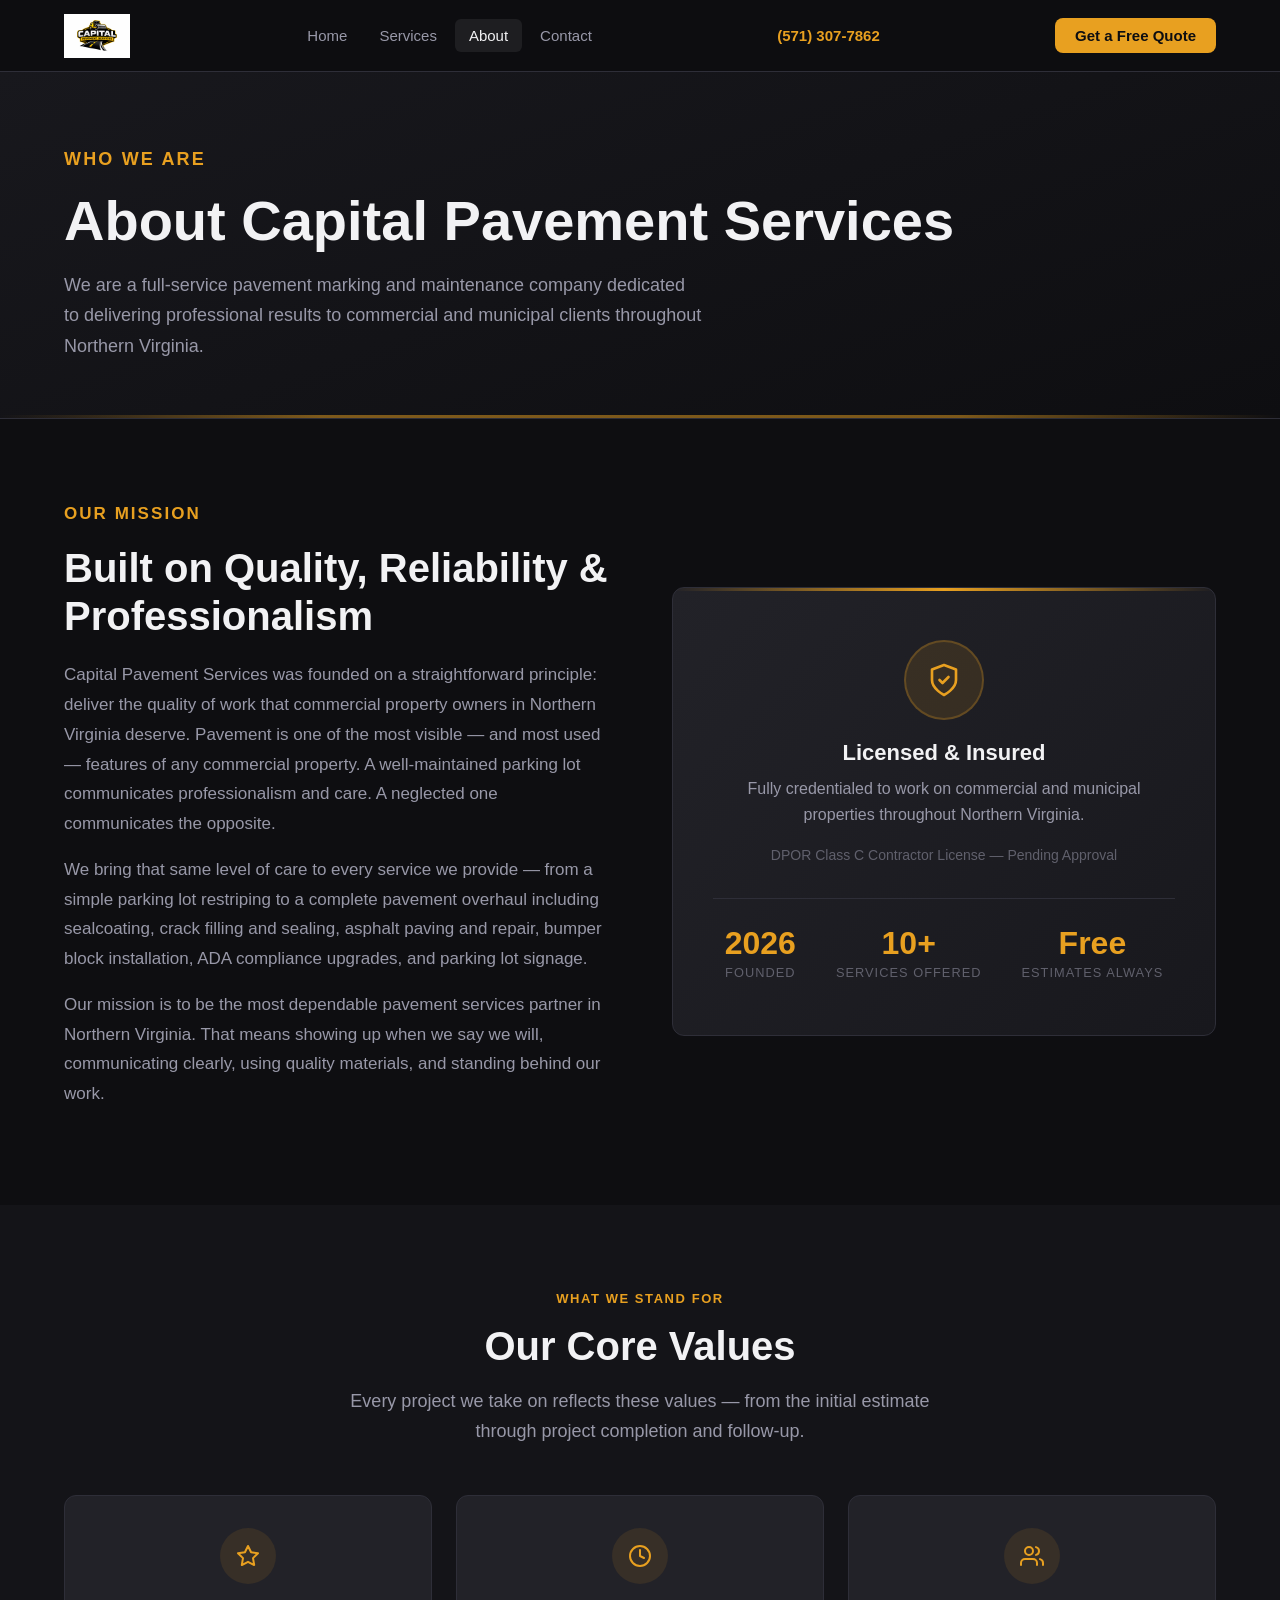
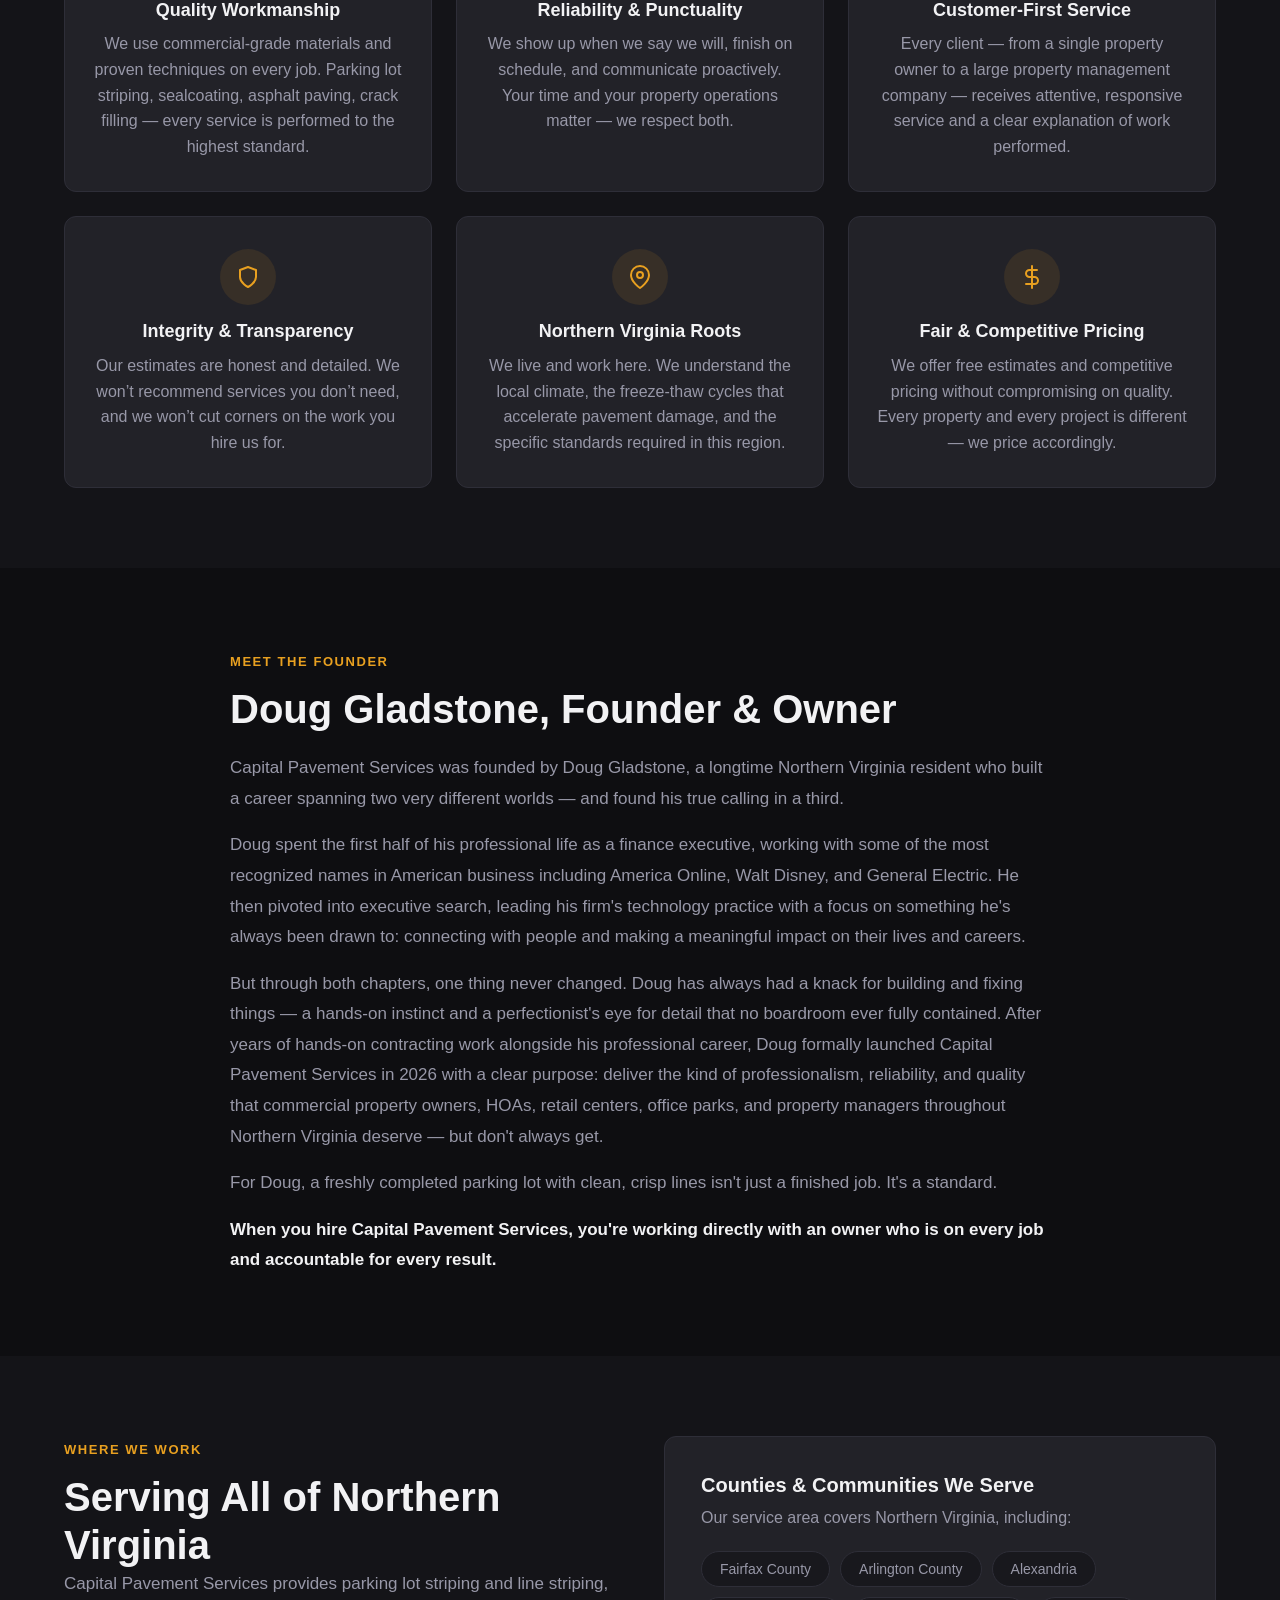
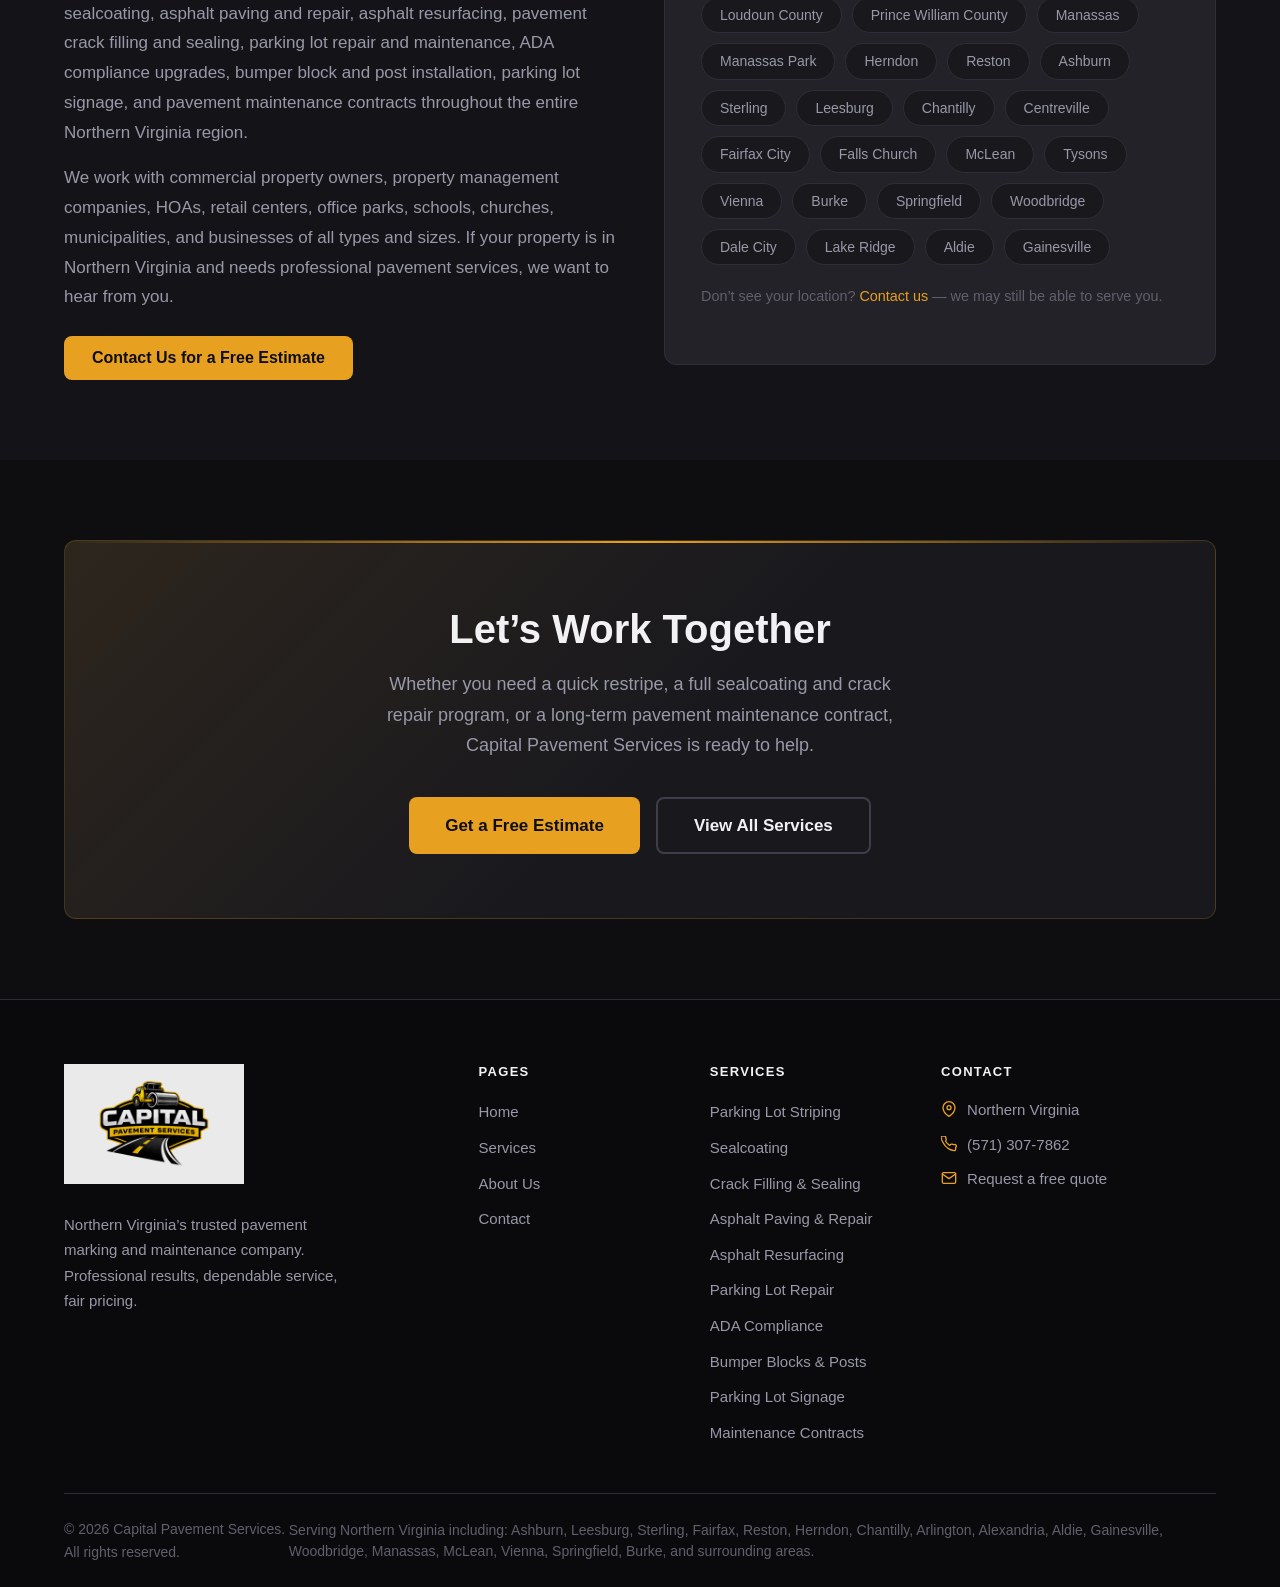
<file: about.html>
<!DOCTYPE html>
<html lang="en">
<head>
  <meta charset="UTF-8" />
  <meta name="viewport" content="width=device-width, initial-scale=1.0" />
  <title>About Us | Capital Pavement Services — Northern Virginia</title>
  <meta name="description" content="Capital Pavement Services is a full-service pavement marking and maintenance company based in Northern Virginia. Learn about our mission, service area, and commitment to quality pavement work." />
  <link rel="canonical" href="https://capitalpavementservices.com/about.html" />
  <link rel="stylesheet" href="css/styles.css" />
  <!-- ===== STRUCTURED DATA: HomeAndConstructionBusiness ===== -->
  <script type="application/ld+json">
  {
    "@context": "https://schema.org",
    "@type": "HomeAndConstructionBusiness",
    "name": "Capital Pavement Services",
    "url": "https://capitalpavementservices.com",
    "telephone": "+15713077862",
    "description": "Professional parking lot striping, sealcoating, crack filling, and pavement maintenance services for commercial properties throughout Northern Virginia.",
    "priceRange": "$",
    "areaServed": [
      {"@type": "City", "name": "Ashburn"},
      {"@type": "City", "name": "Leesburg"},
      {"@type": "City", "name": "Herndon"},
      {"@type": "City", "name": "Reston"},
      {"@type": "City", "name": "Sterling"},
      {"@type": "City", "name": "Chantilly"},
      {"@type": "City", "name": "Manassas"},
      {"@type": "City", "name": "Springfield"},
      {"@type": "City", "name": "Burke"},
      {"@type": "City", "name": "McLean"},
      {"@type": "City", "name": "Vienna"},
      {"@type": "City", "name": "Woodbridge"},
      {"@type": "City", "name": "Alexandria"},
      {"@type": "AdministrativeArea", "name": "Fairfax County"},
      {"@type": "AdministrativeArea", "name": "Loudoun County"},
      {"@type": "AdministrativeArea", "name": "Prince William County"},
      {"@type": "AdministrativeArea", "name": "Arlington County"}
    ],
    "address": {
      "@type": "PostalAddress",
      "addressRegion": "VA",
      "addressCountry": "US"
    },
    "openingHours": "Mo-Sa 08:00-18:00"
  }
  </script>
</head>
<body>

  <!-- ===== NAVIGATION ===== -->
  <nav class="nav" role="navigation" aria-label="Main navigation">
    <div class="container nav-inner">
      <a href="index.html" class="nav-logo" aria-label="Capital Pavement Services Home">
        <img src="images/Capital%20Pavement%20Logo.png" alt="Capital Pavement Services — Northern Virginia" class="nav-logo-img" />
      </a>
      <ul class="nav-links" role="list">
        <li><a href="index.html" class="nav-link">Home</a></li>
        <li><a href="services.html" class="nav-link">Services</a></li>
        <li><a href="about.html" class="nav-link">About</a></li>
        <li><a href="contact.html" class="nav-link">Contact</a></li>
      </ul>
      <a href="tel:5713077862" class="nav-phone">(571) 307-7862</a>
      <a href="contact.html" class="btn btn-primary nav-cta">Get a Free Quote</a>
      <button class="nav-toggle" id="navToggle" aria-expanded="false" aria-label="Open menu">
        <span></span><span></span><span></span>
      </button>
    </div>
  </nav>

  <div class="mobile-nav" id="mobileNav" role="dialog" aria-label="Mobile menu">
    <a href="index.html" class="mobile-nav-link">Home</a>
    <a href="services.html" class="mobile-nav-link">Services</a>
    <a href="about.html" class="mobile-nav-link">About</a>
    <a href="contact.html" class="mobile-nav-link">Contact</a>
    <a href="tel:5713077862" class="mobile-nav-phone">&#9990; Call: (571) 307-7862</a>
    <a href="contact.html" class="btn btn-primary mobile-nav-cta">Get a Free Quote</a>
  </div>

  <!-- ===== PAGE HERO ===== -->
  <header class="page-hero" aria-label="About page hero">
    <div class="container">
      <p class="page-hero-label">Who We Are</p>
      <h1>About Capital Pavement Services</h1>
      <p>
        We are a full-service pavement marking and maintenance company dedicated to delivering
        professional results to commercial and municipal clients throughout Northern Virginia.
      </p>
    </div>
  </header>

  <!-- ===== ABOUT INTRO ===== -->
  <section class="section" aria-labelledby="mission-heading">
    <div class="container">
      <div class="about-intro-grid">

        <div class="about-intro-text">
          <p class="section-label">Our Mission</p>
          <h2 id="mission-heading">Built on Quality, Reliability &amp; Professionalism</h2>
          <p>
            Capital Pavement Services was founded on a straightforward principle: deliver the
            quality of work that commercial property owners in Northern Virginia deserve. Pavement
            is one of the most visible — and most used — features of any commercial property.
            A well-maintained parking lot communicates professionalism and care. A neglected one
            communicates the opposite.
          </p>
          <p>
            We bring that same level of care to every service we provide — from a simple parking
            lot restriping to a complete pavement overhaul including sealcoating, crack filling and
            sealing, asphalt paving and repair, bumper block installation, ADA compliance upgrades,
            and parking lot signage.
          </p>
          <p>
            Our mission is to be the most dependable pavement services partner in Northern Virginia.
            That means showing up when we say we will, communicating clearly, using quality materials,
            and standing behind our work.
          </p>
        </div>

        <div class="about-visual" aria-hidden="true">
          <div class="about-visual-icon">
            <svg viewBox="0 0 24 24" fill="none" stroke="currentColor" stroke-width="1.75" stroke-linecap="round" stroke-linejoin="round">
              <path d="M12 22s8-4 8-10V5l-8-3-8 3v7c0 6 8 10 8 10z"/>
              <polyline points="9 12 11 14 15 10"/>
            </svg>
          </div>
          <h3>Licensed &amp; Insured</h3>
          <p>Fully credentialed to work on commercial and municipal properties throughout Northern Virginia.</p>
          <p style="font-size: 0.875rem; color: var(--text-muted); margin-top: 12px;">DPOR Class C Contractor License — Pending Approval</p>
          <div style="margin-top: 32px; padding-top: 28px; border-top: 1px solid var(--border); display: flex; justify-content: center; gap: 40px;">
            <div style="text-align: center;">
              <div style="font-size: 2rem; font-weight: 900; color: var(--accent); line-height: 1;">2026</div>
              <div style="font-size: 0.8rem; color: var(--text-muted); text-transform: uppercase; letter-spacing: 0.08em; margin-top: 4px;">Founded</div>
            </div>
            <div style="text-align: center;">
              <div style="font-size: 2rem; font-weight: 900; color: var(--accent); line-height: 1;">10+</div>
              <div style="font-size: 0.8rem; color: var(--text-muted); text-transform: uppercase; letter-spacing: 0.08em; margin-top: 4px;">Services Offered</div>
            </div>
            <div style="text-align: center;">
              <div style="font-size: 2rem; font-weight: 900; color: var(--accent); line-height: 1;">Free</div>
              <div style="font-size: 0.8rem; color: var(--text-muted); text-transform: uppercase; letter-spacing: 0.08em; margin-top: 4px;">Estimates Always</div>
            </div>
          </div>
        </div>

      </div>
    </div>
  </section>

  <!-- ===== OUR VALUES ===== -->
  <section class="section section-alt" aria-labelledby="values-heading">
    <div class="container">
      <div class="section-header centered">
        <p class="section-label">What We Stand For</p>
        <h2 class="section-title" id="values-heading">Our Core Values</h2>
        <p class="section-subtitle">
          Every project we take on reflects these values — from the initial estimate
          through project completion and follow-up.
        </p>
      </div>

      <div class="values-grid">

        <div class="value-card">
          <div class="value-icon" aria-hidden="true">
            <svg viewBox="0 0 24 24" fill="none" stroke="currentColor" stroke-width="2" stroke-linecap="round" stroke-linejoin="round">
              <polygon points="12 2 15.09 8.26 22 9.27 17 14.14 18.18 21.02 12 17.77 5.82 21.02 7 14.14 2 9.27 8.91 8.26 12 2"/>
            </svg>
          </div>
          <h3>Quality Workmanship</h3>
          <p>
            We use commercial-grade materials and proven techniques on every job. Parking lot striping,
            sealcoating, asphalt paving, crack filling — every service is performed to the highest standard.
          </p>
        </div>

        <div class="value-card">
          <div class="value-icon" aria-hidden="true">
            <svg viewBox="0 0 24 24" fill="none" stroke="currentColor" stroke-width="2" stroke-linecap="round" stroke-linejoin="round">
              <circle cx="12" cy="12" r="10"/>
              <polyline points="12 6 12 12 16 14"/>
            </svg>
          </div>
          <h3>Reliability &amp; Punctuality</h3>
          <p>
            We show up when we say we will, finish on schedule, and communicate proactively.
            Your time and your property operations matter — we respect both.
          </p>
        </div>

        <div class="value-card">
          <div class="value-icon" aria-hidden="true">
            <svg viewBox="0 0 24 24" fill="none" stroke="currentColor" stroke-width="2" stroke-linecap="round" stroke-linejoin="round">
              <path d="M17 21v-2a4 4 0 00-4-4H5a4 4 0 00-4 4v2"/>
              <circle cx="9" cy="7" r="4"/>
              <path d="M23 21v-2a4 4 0 00-3-3.87"/>
              <path d="M16 3.13a4 4 0 010 7.75"/>
            </svg>
          </div>
          <h3>Customer-First Service</h3>
          <p>
            Every client — from a single property owner to a large property management company —
            receives attentive, responsive service and a clear explanation of work performed.
          </p>
        </div>

        <div class="value-card">
          <div class="value-icon" aria-hidden="true">
            <svg viewBox="0 0 24 24" fill="none" stroke="currentColor" stroke-width="2" stroke-linecap="round" stroke-linejoin="round">
              <path d="M12 22s8-4 8-10V5l-8-3-8 3v7c0 6 8 10 8 10z"/>
            </svg>
          </div>
          <h3>Integrity &amp; Transparency</h3>
          <p>
            Our estimates are honest and detailed. We won&rsquo;t recommend services you don&rsquo;t need,
            and we won&rsquo;t cut corners on the work you hire us for.
          </p>
        </div>

        <div class="value-card">
          <div class="value-icon" aria-hidden="true">
            <svg viewBox="0 0 24 24" fill="none" stroke="currentColor" stroke-width="2" stroke-linecap="round" stroke-linejoin="round">
              <path d="M21 10c0 7-9 13-9 13s-9-6-9-13a9 9 0 0118 0z"/>
              <circle cx="12" cy="10" r="3"/>
            </svg>
          </div>
          <h3>Northern Virginia Roots</h3>
          <p>
            We live and work here. We understand the local climate, the freeze-thaw cycles that
            accelerate pavement damage, and the specific standards required in this region.
          </p>
        </div>

        <div class="value-card">
          <div class="value-icon" aria-hidden="true">
            <svg viewBox="0 0 24 24" fill="none" stroke="currentColor" stroke-width="2" stroke-linecap="round" stroke-linejoin="round">
              <line x1="12" y1="1" x2="12" y2="23"/>
              <path d="M17 5H9.5a3.5 3.5 0 000 7h5a3.5 3.5 0 010 7H6"/>
            </svg>
          </div>
          <h3>Fair &amp; Competitive Pricing</h3>
          <p>
            We offer free estimates and competitive pricing without compromising on quality.
            Every property and every project is different — we price accordingly.
          </p>
        </div>

      </div>
    </div>
  </section>

  <!-- ===== FOUNDER BIO ===== -->
  <section class="section" aria-labelledby="founder-heading">
    <div class="container">
      <div style="max-width: 820px; margin: 0 auto;">
        <p class="section-label">Meet the Founder</p>
        <h2 id="founder-heading">Doug Gladstone, Founder &amp; Owner</h2>
        <p style="font-size: 1.0625rem; line-height: 1.8; color: var(--text-secondary); margin-top: 20px;">
          Capital Pavement Services was founded by Doug Gladstone, a longtime Northern Virginia resident who built a career spanning two very different worlds — and found his true calling in a third.
        </p>
        <p style="font-size: 1.0625rem; line-height: 1.8; color: var(--text-secondary); margin-top: 16px;">
          Doug spent the first half of his professional life as a finance executive, working with some of the most recognized names in American business including America Online, Walt Disney, and General Electric. He then pivoted into executive search, leading his firm's technology practice with a focus on something he's always been drawn to: connecting with people and making a meaningful impact on their lives and careers.
        </p>
        <p style="font-size: 1.0625rem; line-height: 1.8; color: var(--text-secondary); margin-top: 16px;">
          But through both chapters, one thing never changed. Doug has always had a knack for building and fixing things — a hands-on instinct and a perfectionist's eye for detail that no boardroom ever fully contained. After years of hands-on contracting work alongside his professional career, Doug formally launched Capital Pavement Services in 2026 with a clear purpose: deliver the kind of professionalism, reliability, and quality that commercial property owners, HOAs, retail centers, office parks, and property managers throughout Northern Virginia deserve — but don't always get.
        </p>
        <p style="font-size: 1.0625rem; line-height: 1.8; color: var(--text-secondary); margin-top: 16px;">
          For Doug, a freshly completed parking lot with clean, crisp lines isn't just a finished job. It's a standard.
        </p>
        <p style="font-size: 1.0625rem; line-height: 1.8; color: var(--text-secondary); margin-top: 16px; font-weight: 600; color: var(--text-primary);">
          When you hire Capital Pavement Services, you're working directly with an owner who is on every job and accountable for every result.
        </p>
      </div>
    </div>
  </section>

  <!-- ===== SERVICE AREA ===== -->
  <section class="section section-alt" aria-labelledby="about-area-heading">
    <div class="container">
      <div class="two-col-grid" style="align-items: start;">

        <div>
          <p class="section-label">Where We Work</p>
          <h2 id="about-area-heading">Serving All of Northern Virginia</h2>
          <p style="font-size: 1.0625rem; line-height: 1.75; color: var(--text-secondary); margin-bottom: 16px;">
            Capital Pavement Services provides parking lot striping and line striping, sealcoating,
            asphalt paving and repair, asphalt resurfacing, pavement crack filling and sealing,
            parking lot repair and maintenance, ADA compliance upgrades, bumper block and post
            installation, parking lot signage, and pavement maintenance contracts throughout the
            entire Northern Virginia region.
          </p>
          <p style="font-size: 1.0625rem; line-height: 1.75; color: var(--text-secondary); margin-bottom: 24px;">
            We work with commercial property owners, property management companies, HOAs, retail
            centers, office parks, schools, churches, municipalities, and businesses of all types
            and sizes. If your property is in Northern Virginia and needs professional pavement
            services, we want to hear from you.
          </p>
          <a href="contact.html" class="btn btn-primary">Contact Us for a Free Estimate</a>
        </div>

        <div>
          <div class="service-area-block">
            <h3>Counties &amp; Communities We Serve</h3>
            <p>Our service area covers Northern Virginia, including:</p>
            <div class="area-tags">
              <span class="area-tag">Fairfax County</span>
              <span class="area-tag">Arlington County</span>
              <span class="area-tag">Alexandria</span>
              <span class="area-tag">Loudoun County</span>
              <span class="area-tag">Prince William County</span>
              <span class="area-tag">Manassas</span>
              <span class="area-tag">Manassas Park</span>
              <span class="area-tag">Herndon</span>
              <span class="area-tag">Reston</span>
              <span class="area-tag">Ashburn</span>
              <span class="area-tag">Sterling</span>
              <span class="area-tag">Leesburg</span>
              <span class="area-tag">Chantilly</span>
              <span class="area-tag">Centreville</span>
              <span class="area-tag">Fairfax City</span>
              <span class="area-tag">Falls Church</span>
              <span class="area-tag">McLean</span>
              <span class="area-tag">Tysons</span>
              <span class="area-tag">Vienna</span>
              <span class="area-tag">Burke</span>
              <span class="area-tag">Springfield</span>
              <span class="area-tag">Woodbridge</span>
              <span class="area-tag">Dale City</span>
              <span class="area-tag">Lake Ridge</span>
              <span class="area-tag">Aldie</span>
              <span class="area-tag">Gainesville</span>
            </div>
            <p style="margin-top: 20px; font-size: 0.9rem; color: var(--text-muted);">
              Don&rsquo;t see your location? <a href="contact.html">Contact us</a> — we may still be able to serve you.
            </p>
          </div>
        </div>

      </div>
    </div>
  </section>

  <!-- ===== CTA BANNER ===== -->
  <section class="section" aria-labelledby="about-cta-heading">
    <div class="container">
      <div class="cta-banner">
        <h2 id="about-cta-heading">Let&rsquo;s Work Together</h2>
        <p>
          Whether you need a quick restripe, a full sealcoating and crack repair program, or a
          long-term pavement maintenance contract, Capital Pavement Services is ready to help.
        </p>
        <div class="cta-banner-actions">
          <a href="contact.html" class="btn btn-primary btn-lg">Get a Free Estimate</a>
          <a href="services.html" class="btn btn-secondary btn-lg">View All Services</a>
        </div>
      </div>
    </div>
  </section>

  <!-- ===== FOOTER ===== -->
  <footer class="footer" role="contentinfo">
    <div class="container">
      <div class="footer-grid">
        <div class="footer-brand">
          <div class="footer-logo">
            <img src="images/Capital%20Pavement%20Logo.png" alt="Capital Pavement Services — Northern Virginia" class="footer-logo-img" />
          </div>
          <p>
            Northern Virginia&rsquo;s trusted pavement marking and maintenance company.
            Professional results, dependable service, fair pricing.
          </p>
        </div>
        <div class="footer-col">
          <h4>Pages</h4>
          <ul class="footer-links" role="list">
            <li><a href="index.html" class="footer-link">Home</a></li>
            <li><a href="services.html" class="footer-link">Services</a></li>
            <li><a href="about.html" class="footer-link">About Us</a></li>
            <li><a href="contact.html" class="footer-link">Contact</a></li>
          </ul>
        </div>
        <div class="footer-col">
          <h4>Services</h4>
          <ul class="footer-links" role="list">
            <li><a href="parking-lot-striping.html" class="footer-link">Parking Lot Striping</a></li>
            <li><a href="sealcoating.html" class="footer-link">Sealcoating</a></li>
            <li><a href="crack-filling.html" class="footer-link">Crack Filling &amp; Sealing</a></li>
            <li><a href="asphalt-paving.html" class="footer-link">Asphalt Paving &amp; Repair</a></li>
            <li><a href="asphalt-resurfacing.html" class="footer-link">Asphalt Resurfacing</a></li>
            <li><a href="parking-lot-maintenance.html" class="footer-link">Parking Lot Repair</a></li>
            <li><a href="ada-compliance.html" class="footer-link">ADA Compliance</a></li>
            <li><a href="bumper-block-installation.html" class="footer-link">Bumper Blocks &amp; Posts</a></li>
            <li><a href="parking-lot-signage.html" class="footer-link">Parking Lot Signage</a></li>
            <li><a href="maintenance-contracts.html" class="footer-link">Maintenance Contracts</a></li>
          </ul>
        </div>
        <div class="footer-col">
          <h4>Contact</h4>
          <div class="footer-contact-item">
            <svg viewBox="0 0 24 24" fill="none" stroke="currentColor" stroke-width="2" stroke-linecap="round" stroke-linejoin="round" aria-hidden="true">
              <path d="M21 10c0 7-9 13-9 13s-9-6-9-13a9 9 0 0118 0z"/>
              <circle cx="12" cy="10" r="3"/>
            </svg>
            <span>Northern Virginia</span>
          </div>
          <div class="footer-contact-item" style="margin-top: 8px;">
            <svg viewBox="0 0 24 24" fill="none" stroke="currentColor" stroke-width="2" stroke-linecap="round" stroke-linejoin="round" aria-hidden="true">
              <path d="M22 16.92v3a2 2 0 01-2.18 2 19.79 19.79 0 01-8.63-3.07A19.5 19.5 0 013.07 9.81 19.79 19.79 0 01.01 1.18 2 2 0 012 .01h3a2 2 0 012 1.72c.127.96.361 1.903.7 2.81a2 2 0 01-.45 2.11L6.91 7.91a16 16 0 006.18 6.18l1.27-1.27a2 2 0 012.11-.45c.907.339 1.85.573 2.81.7A2 2 0 0122 16.92z"/>
            </svg>
            <span><a href="tel:5713077862" style="color: var(--text-secondary);">(571) 307-7862</a></span>
          </div>
          <div class="footer-contact-item" style="margin-top: 8px;">
            <svg viewBox="0 0 24 24" fill="none" stroke="currentColor" stroke-width="2" stroke-linecap="round" stroke-linejoin="round" aria-hidden="true">
              <path d="M4 4h16c1.1 0 2 .9 2 2v12c0 1.1-.9 2-2 2H4c-1.1 0-2-.9-2-2V6c0-1.1.9-2 2-2z"/>
              <polyline points="22,6 12,13 2,6"/>
            </svg>
            <span><a href="contact.html" style="color: var(--text-secondary);">Request a free quote</a></span>
          </div>
        </div>
      </div>
      <div class="footer-bottom">
        <p>&copy; 2026 Capital Pavement Services. All rights reserved.</p>
        <p class="footer-seo-text">Serving Northern Virginia including: Ashburn, Leesburg, Sterling, Fairfax, Reston, Herndon, Chantilly, Arlington, Alexandria, Aldie, Gainesville, Woodbridge, Manassas, McLean, Vienna, Springfield, Burke, and surrounding areas.</p>
      </div>
    </div>
  </footer>

  <script src="js/main.js"></script>
</body>
</html>
</file>
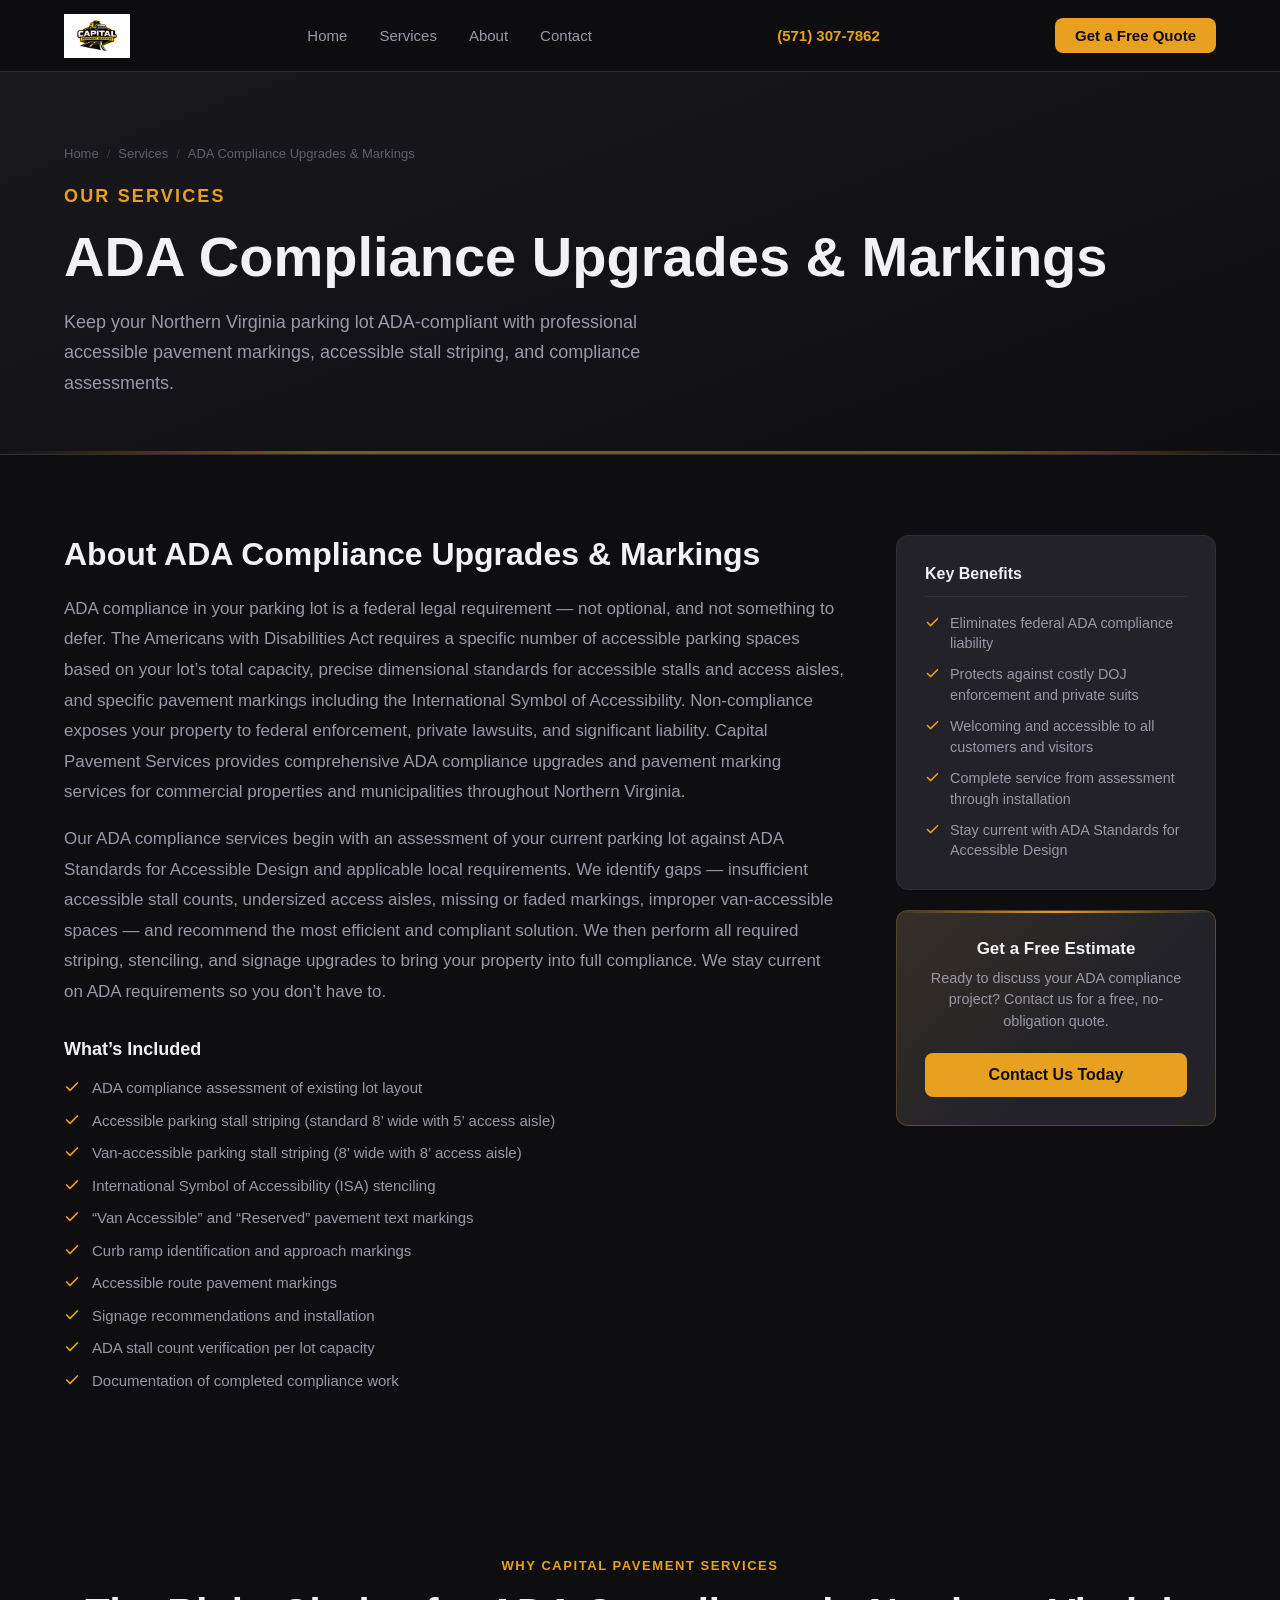
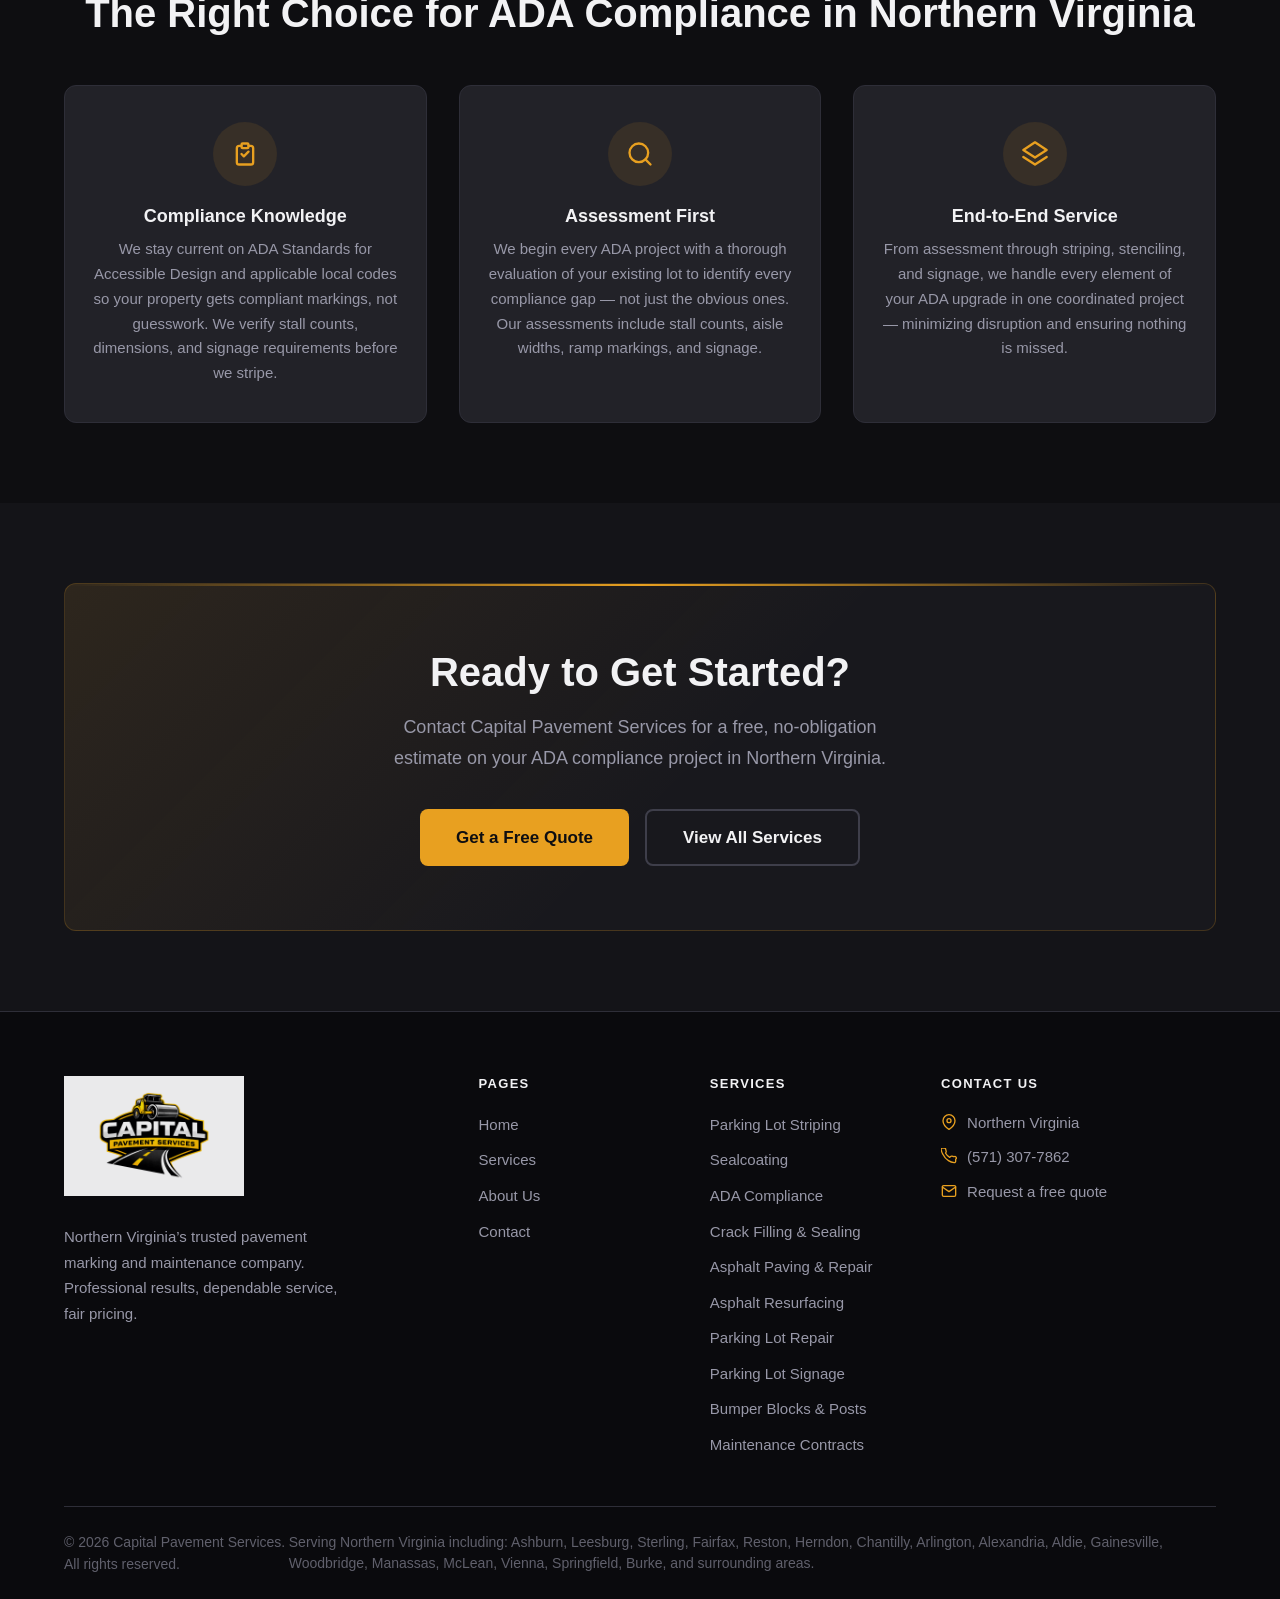
<file: ada-compliance.html>
<!DOCTYPE html>
<html lang="en">
<head>
  <meta charset="UTF-8" />
  <meta name="viewport" content="width=device-width, initial-scale=1.0" />
  <title>ADA Compliance Upgrades &amp; Markings | Northern Virginia | Capital Pavement Services</title>
  <meta name="description" content="ADA compliance pavement marking services in Northern Virginia. Accessible parking stalls, van-accessible spaces, access aisles, ramp markings, and ISA symbols. Serving commercial properties throughout Fairfax, Arlington, Loudoun, and Prince William counties." />
  <link rel="canonical" href="https://capitalpavementservices.com/ada-compliance.html" />
  <link rel="stylesheet" href="css/styles.css" />
  <!-- ===== STRUCTURED DATA: HomeAndConstructionBusiness ===== -->
  <script type="application/ld+json">
  {
    "@context": "https://schema.org",
    "@type": "HomeAndConstructionBusiness",
    "name": "Capital Pavement Services",
    "url": "https://capitalpavementservices.com",
    "telephone": "+15713077862",
    "description": "Professional parking lot striping, sealcoating, crack filling, and pavement maintenance services for commercial properties throughout Northern Virginia.",
    "priceRange": "$",
    "areaServed": [
      {"@type": "City", "name": "Ashburn"},
      {"@type": "City", "name": "Leesburg"},
      {"@type": "City", "name": "Herndon"},
      {"@type": "City", "name": "Reston"},
      {"@type": "City", "name": "Sterling"},
      {"@type": "City", "name": "Chantilly"},
      {"@type": "City", "name": "Manassas"},
      {"@type": "City", "name": "Springfield"},
      {"@type": "City", "name": "Burke"},
      {"@type": "City", "name": "McLean"},
      {"@type": "City", "name": "Vienna"},
      {"@type": "City", "name": "Woodbridge"},
      {"@type": "City", "name": "Alexandria"},
      {"@type": "AdministrativeArea", "name": "Fairfax County"},
      {"@type": "AdministrativeArea", "name": "Loudoun County"},
      {"@type": "AdministrativeArea", "name": "Prince William County"},
      {"@type": "AdministrativeArea", "name": "Arlington County"}
    ],
    "address": {
      "@type": "PostalAddress",
      "addressRegion": "VA",
      "addressCountry": "US"
    },
    "openingHours": "Mo-Sa 08:00-18:00"
  }
  </script>
</head>
<body>

  <nav class="nav" role="navigation" aria-label="Main navigation">
    <div class="container nav-inner">
      <a href="index.html" class="nav-logo" aria-label="Capital Pavement Services Home">
        <img src="images/Capital%20Pavement%20Logo.png" alt="Capital Pavement Services — Northern Virginia" class="nav-logo-img" />
      </a>
      <ul class="nav-links" role="list">
        <li><a href="index.html" class="nav-link">Home</a></li>
        <li><a href="services.html" class="nav-link">Services</a></li>
        <li><a href="about.html" class="nav-link">About</a></li>
        <li><a href="contact.html" class="nav-link">Contact</a></li>
      </ul>
      <a href="tel:5713077862" class="nav-phone">(571) 307-7862</a>
      <a href="contact.html" class="btn btn-primary nav-cta">Get a Free Quote</a>
      <button class="nav-toggle" id="navToggle" aria-expanded="false" aria-label="Open menu">
        <span></span><span></span><span></span>
      </button>
    </div>
  </nav>
  <div class="mobile-nav" id="mobileNav" role="dialog" aria-label="Mobile menu">
    <a href="index.html" class="mobile-nav-link">Home</a>
    <a href="services.html" class="mobile-nav-link">Services</a>
    <a href="about.html" class="mobile-nav-link">About</a>
    <a href="contact.html" class="mobile-nav-link">Contact</a>
    <a href="tel:5713077862" class="mobile-nav-phone">&#9990; Call: (571) 307-7862</a>
    <a href="contact.html" class="btn btn-primary mobile-nav-cta">Get a Free Quote</a>
  </div>

  <header class="page-hero" aria-label="ADA Compliance Upgrades &amp; Markings page hero">
    <div class="container">
      <nav class="breadcrumb" aria-label="Breadcrumb">
        <a href="index.html">Home</a>
        <span class="breadcrumb-sep">/</span>
        <a href="services.html">Services</a>
        <span class="breadcrumb-sep">/</span>
        <span>ADA Compliance Upgrades &amp; Markings</span>
      </nav>
      <p class="page-hero-label">Our Services</p>
      <h1>ADA Compliance Upgrades &amp; Markings</h1>
      <p>Keep your Northern Virginia parking lot ADA-compliant with professional accessible pavement markings, accessible stall striping, and compliance assessments.</p>
    </div>
  </header>

  <!-- OVERVIEW -->
  <section class="section" aria-labelledby="ada-heading">
    <div class="container">
      <div class="service-page-layout">
        <div class="service-page-main">
          <h2 id="ada-heading">About ADA Compliance Upgrades &amp; Markings</h2>
          <p>ADA compliance in your parking lot is a federal legal requirement &mdash; not optional, and not something to defer. The Americans with Disabilities Act requires a specific number of accessible parking spaces based on your lot&rsquo;s total capacity, precise dimensional standards for accessible stalls and access aisles, and specific pavement markings including the International Symbol of Accessibility. Non-compliance exposes your property to federal enforcement, private lawsuits, and significant liability. Capital Pavement Services provides comprehensive ADA compliance upgrades and pavement marking services for commercial properties and municipalities throughout Northern Virginia.</p>
          <p>Our ADA compliance services begin with an assessment of your current parking lot against ADA Standards for Accessible Design and applicable local requirements. We identify gaps &mdash; insufficient accessible stall counts, undersized access aisles, missing or faded markings, improper van-accessible spaces &mdash; and recommend the most efficient and compliant solution. We then perform all required striping, stenciling, and signage upgrades to bring your property into full compliance. We stay current on ADA requirements so you don&rsquo;t have to.</p>
          <h3>What&rsquo;s Included</h3>
          <ul class="service-include-list">
            <li>
              <svg viewBox="0 0 24 24" fill="none" stroke="currentColor" stroke-width="2.5" stroke-linecap="round" stroke-linejoin="round" aria-hidden="true"><polyline points="20 6 9 17 4 12"/></svg>
              ADA compliance assessment of existing lot layout
            </li>
            <li>
              <svg viewBox="0 0 24 24" fill="none" stroke="currentColor" stroke-width="2.5" stroke-linecap="round" stroke-linejoin="round" aria-hidden="true"><polyline points="20 6 9 17 4 12"/></svg>
              Accessible parking stall striping (standard 8&rsquo; wide with 5&rsquo; access aisle)
            </li>
            <li>
              <svg viewBox="0 0 24 24" fill="none" stroke="currentColor" stroke-width="2.5" stroke-linecap="round" stroke-linejoin="round" aria-hidden="true"><polyline points="20 6 9 17 4 12"/></svg>
              Van-accessible parking stall striping (8&rsquo; wide with 8&rsquo; access aisle)
            </li>
            <li>
              <svg viewBox="0 0 24 24" fill="none" stroke="currentColor" stroke-width="2.5" stroke-linecap="round" stroke-linejoin="round" aria-hidden="true"><polyline points="20 6 9 17 4 12"/></svg>
              International Symbol of Accessibility (ISA) stenciling
            </li>
            <li>
              <svg viewBox="0 0 24 24" fill="none" stroke="currentColor" stroke-width="2.5" stroke-linecap="round" stroke-linejoin="round" aria-hidden="true"><polyline points="20 6 9 17 4 12"/></svg>
              &ldquo;Van Accessible&rdquo; and &ldquo;Reserved&rdquo; pavement text markings
            </li>
            <li>
              <svg viewBox="0 0 24 24" fill="none" stroke="currentColor" stroke-width="2.5" stroke-linecap="round" stroke-linejoin="round" aria-hidden="true"><polyline points="20 6 9 17 4 12"/></svg>
              Curb ramp identification and approach markings
            </li>
            <li>
              <svg viewBox="0 0 24 24" fill="none" stroke="currentColor" stroke-width="2.5" stroke-linecap="round" stroke-linejoin="round" aria-hidden="true"><polyline points="20 6 9 17 4 12"/></svg>
              Accessible route pavement markings
            </li>
            <li>
              <svg viewBox="0 0 24 24" fill="none" stroke="currentColor" stroke-width="2.5" stroke-linecap="round" stroke-linejoin="round" aria-hidden="true"><polyline points="20 6 9 17 4 12"/></svg>
              Signage recommendations and installation
            </li>
            <li>
              <svg viewBox="0 0 24 24" fill="none" stroke="currentColor" stroke-width="2.5" stroke-linecap="round" stroke-linejoin="round" aria-hidden="true"><polyline points="20 6 9 17 4 12"/></svg>
              ADA stall count verification per lot capacity
            </li>
            <li>
              <svg viewBox="0 0 24 24" fill="none" stroke="currentColor" stroke-width="2.5" stroke-linecap="round" stroke-linejoin="round" aria-hidden="true"><polyline points="20 6 9 17 4 12"/></svg>
              Documentation of completed compliance work
            </li>
          </ul>
        </div>
        <aside class="service-sidebar" aria-label="ADA Compliance benefits">
          <div class="sidebar-card">
            <h3>Key Benefits</h3>
            <ul class="sidebar-benefit-list">
              <li>
                <svg viewBox="0 0 24 24" fill="none" stroke="currentColor" stroke-width="2.5" stroke-linecap="round" stroke-linejoin="round" aria-hidden="true"><polyline points="20 6 9 17 4 12"/></svg>
                Eliminates federal ADA compliance liability
              </li>
              <li>
                <svg viewBox="0 0 24 24" fill="none" stroke="currentColor" stroke-width="2.5" stroke-linecap="round" stroke-linejoin="round" aria-hidden="true"><polyline points="20 6 9 17 4 12"/></svg>
                Protects against costly DOJ enforcement and private suits
              </li>
              <li>
                <svg viewBox="0 0 24 24" fill="none" stroke="currentColor" stroke-width="2.5" stroke-linecap="round" stroke-linejoin="round" aria-hidden="true"><polyline points="20 6 9 17 4 12"/></svg>
                Welcoming and accessible to all customers and visitors
              </li>
              <li>
                <svg viewBox="0 0 24 24" fill="none" stroke="currentColor" stroke-width="2.5" stroke-linecap="round" stroke-linejoin="round" aria-hidden="true"><polyline points="20 6 9 17 4 12"/></svg>
                Complete service from assessment through installation
              </li>
              <li>
                <svg viewBox="0 0 24 24" fill="none" stroke="currentColor" stroke-width="2.5" stroke-linecap="round" stroke-linejoin="round" aria-hidden="true"><polyline points="20 6 9 17 4 12"/></svg>
                Stay current with ADA Standards for Accessible Design
              </li>
            </ul>
          </div>
          <div class="sidebar-cta-card">
            <h3>Get a Free Estimate</h3>
            <p>Ready to discuss your ADA compliance project? Contact us for a free, no-obligation quote.</p>
            <a href="contact.html" class="btn btn-primary">Contact Us Today</a>
          </div>
        </aside>
      </div>
    </div>
  </section>

  <!-- WHY CHOOSE US -->
  <section class="section" aria-labelledby="ada-why">
    <div class="container">
      <div class="section-header centered">
        <p class="section-label">Why Capital Pavement Services</p>
        <h2 class="section-title" id="ada-why">The Right Choice for ADA Compliance in Northern Virginia</h2>
      </div>
      <div class="features-grid">
        <div class="feature-item">
          <div class="feature-icon">
            <svg viewBox="0 0 24 24" fill="none" stroke="currentColor" stroke-width="2" stroke-linecap="round" stroke-linejoin="round" aria-hidden="true"><path d="M9 5H7a2 2 0 00-2 2v12a2 2 0 002 2h10a2 2 0 002-2V7a2 2 0 00-2-2h-2"/><rect x="9" y="3" width="6" height="4" rx="1"/><polyline points="9 12 11 14 15 10"/></svg>
          </div>
          <h3>Compliance Knowledge</h3>
          <p>We stay current on ADA Standards for Accessible Design and applicable local codes so your property gets compliant markings, not guesswork. We verify stall counts, dimensions, and signage requirements before we stripe.</p>
        </div>
        <div class="feature-item">
          <div class="feature-icon">
            <svg viewBox="0 0 24 24" fill="none" stroke="currentColor" stroke-width="2" stroke-linecap="round" stroke-linejoin="round" aria-hidden="true"><circle cx="11" cy="11" r="8"/><line x1="21" y1="21" x2="16.65" y2="16.65"/></svg>
          </div>
          <h3>Assessment First</h3>
          <p>We begin every ADA project with a thorough evaluation of your existing lot to identify every compliance gap &mdash; not just the obvious ones. Our assessments include stall counts, aisle widths, ramp markings, and signage.</p>
        </div>
        <div class="feature-item">
          <div class="feature-icon">
            <svg viewBox="0 0 24 24" fill="none" stroke="currentColor" stroke-width="2" stroke-linecap="round" stroke-linejoin="round" aria-hidden="true"><polygon points="12 2 22 8.5 12 15 2 8.5"/><polyline points="2 14.5 12 21 22 14.5"/></svg>
          </div>
          <h3>End-to-End Service</h3>
          <p>From assessment through striping, stenciling, and signage, we handle every element of your ADA upgrade in one coordinated project &mdash; minimizing disruption and ensuring nothing is missed.</p>
        </div>
      </div>
    </div>
  </section>

  <!-- CTA BANNER -->
  <section class="section section-alt" aria-labelledby="ada-cta">
    <div class="container">
      <div class="cta-banner">
        <h2 id="ada-cta">Ready to Get Started?</h2>
        <p>Contact Capital Pavement Services for a free, no-obligation estimate on your ADA compliance project in Northern Virginia.</p>
        <div class="cta-banner-actions">
          <a href="contact.html" class="btn btn-primary btn-lg">Get a Free Quote</a>
          <a href="services.html" class="btn btn-secondary btn-lg">View All Services</a>
        </div>
      </div>
    </div>
  </section>

  <footer class="footer" role="contentinfo">
    <div class="container">
      <div class="footer-grid">
        <div class="footer-brand">
          <div class="footer-logo">
            <img src="images/Capital%20Pavement%20Logo.png" alt="Capital Pavement Services — Northern Virginia" class="footer-logo-img" />
          </div>
          <p>Northern Virginia&rsquo;s trusted pavement marking and maintenance company. Professional results, dependable service, fair pricing.</p>
        </div>
        <div class="footer-col">
          <h4>Pages</h4>
          <ul class="footer-links" role="list">
            <li><a href="index.html" class="footer-link">Home</a></li>
            <li><a href="services.html" class="footer-link">Services</a></li>
            <li><a href="about.html" class="footer-link">About Us</a></li>
            <li><a href="contact.html" class="footer-link">Contact</a></li>
          </ul>
        </div>
        <div class="footer-col">
          <h4>Services</h4>
          <ul class="footer-links" role="list">
            <li><a href="parking-lot-striping.html" class="footer-link">Parking Lot Striping</a></li>
            <li><a href="sealcoating.html" class="footer-link">Sealcoating</a></li>
            <li><a href="ada-compliance.html" class="footer-link">ADA Compliance</a></li>
            <li><a href="crack-filling.html" class="footer-link">Crack Filling &amp; Sealing</a></li>
            <li><a href="asphalt-paving.html" class="footer-link">Asphalt Paving &amp; Repair</a></li>
            <li><a href="asphalt-resurfacing.html" class="footer-link">Asphalt Resurfacing</a></li>
            <li><a href="parking-lot-maintenance.html" class="footer-link">Parking Lot Repair</a></li>
            <li><a href="parking-lot-signage.html" class="footer-link">Parking Lot Signage</a></li>
            <li><a href="bumper-block-installation.html" class="footer-link">Bumper Blocks &amp; Posts</a></li>
            <li><a href="maintenance-contracts.html" class="footer-link">Maintenance Contracts</a></li>
          </ul>
        </div>
        <div class="footer-col">
          <h4>Contact Us</h4>
          <div class="footer-contact-item">
            <svg viewBox="0 0 24 24" fill="none" stroke="currentColor" stroke-width="2" stroke-linecap="round" stroke-linejoin="round" aria-hidden="true"><path d="M21 10c0 7-9 13-9 13s-9-6-9-13a9 9 0 0118 0z"/><circle cx="12" cy="10" r="3"/></svg>
            <span>Northern Virginia</span>
          </div>
          <div class="footer-contact-item" style="margin-top:10px;">
            <svg viewBox="0 0 24 24" fill="none" stroke="currentColor" stroke-width="2" stroke-linecap="round" stroke-linejoin="round" aria-hidden="true"><path d="M22 16.92v3a2 2 0 01-2.18 2 19.79 19.79 0 01-8.63-3.07A19.5 19.5 0 013.07 9.81 19.79 19.79 0 01.01 1.18 2 2 0 012 .01h3a2 2 0 012 1.72c.127.96.361 1.903.7 2.81a2 2 0 01-.45 2.11L6.91 7.91a16 16 0 006.18 6.18l1.27-1.27a2 2 0 012.11-.45c.907.339 1.85.573 2.81.7A2 2 0 0122 16.92z"/></svg>
            <span><a href="tel:5713077862" style="color:var(--text-secondary);">(571) 307-7862</a></span>
          </div>
          <div class="footer-contact-item" style="margin-top:10px;">
            <svg viewBox="0 0 24 24" fill="none" stroke="currentColor" stroke-width="2" stroke-linecap="round" stroke-linejoin="round" aria-hidden="true"><path d="M4 4h16c1.1 0 2 .9 2 2v12c0 1.1-.9 2-2 2H4c-1.1 0-2-.9-2-2V6c0-1.1.9-2 2-2z"/><polyline points="22,6 12,13 2,6"/></svg>
            <span><a href="contact.html" style="color:var(--text-secondary);">Request a free quote</a></span>
          </div>
        </div>
      </div>
      <div class="footer-bottom">
        <p>&copy; 2026 Capital Pavement Services. All rights reserved.</p>
        <p class="footer-seo-text">Serving Northern Virginia including: Ashburn, Leesburg, Sterling, Fairfax, Reston, Herndon, Chantilly, Arlington, Alexandria, Aldie, Gainesville, Woodbridge, Manassas, McLean, Vienna, Springfield, Burke, and surrounding areas.</p>
      </div>
    </div>
  </footer>
  <script src="js/main.js"></script>

</body>
</html>
</file>
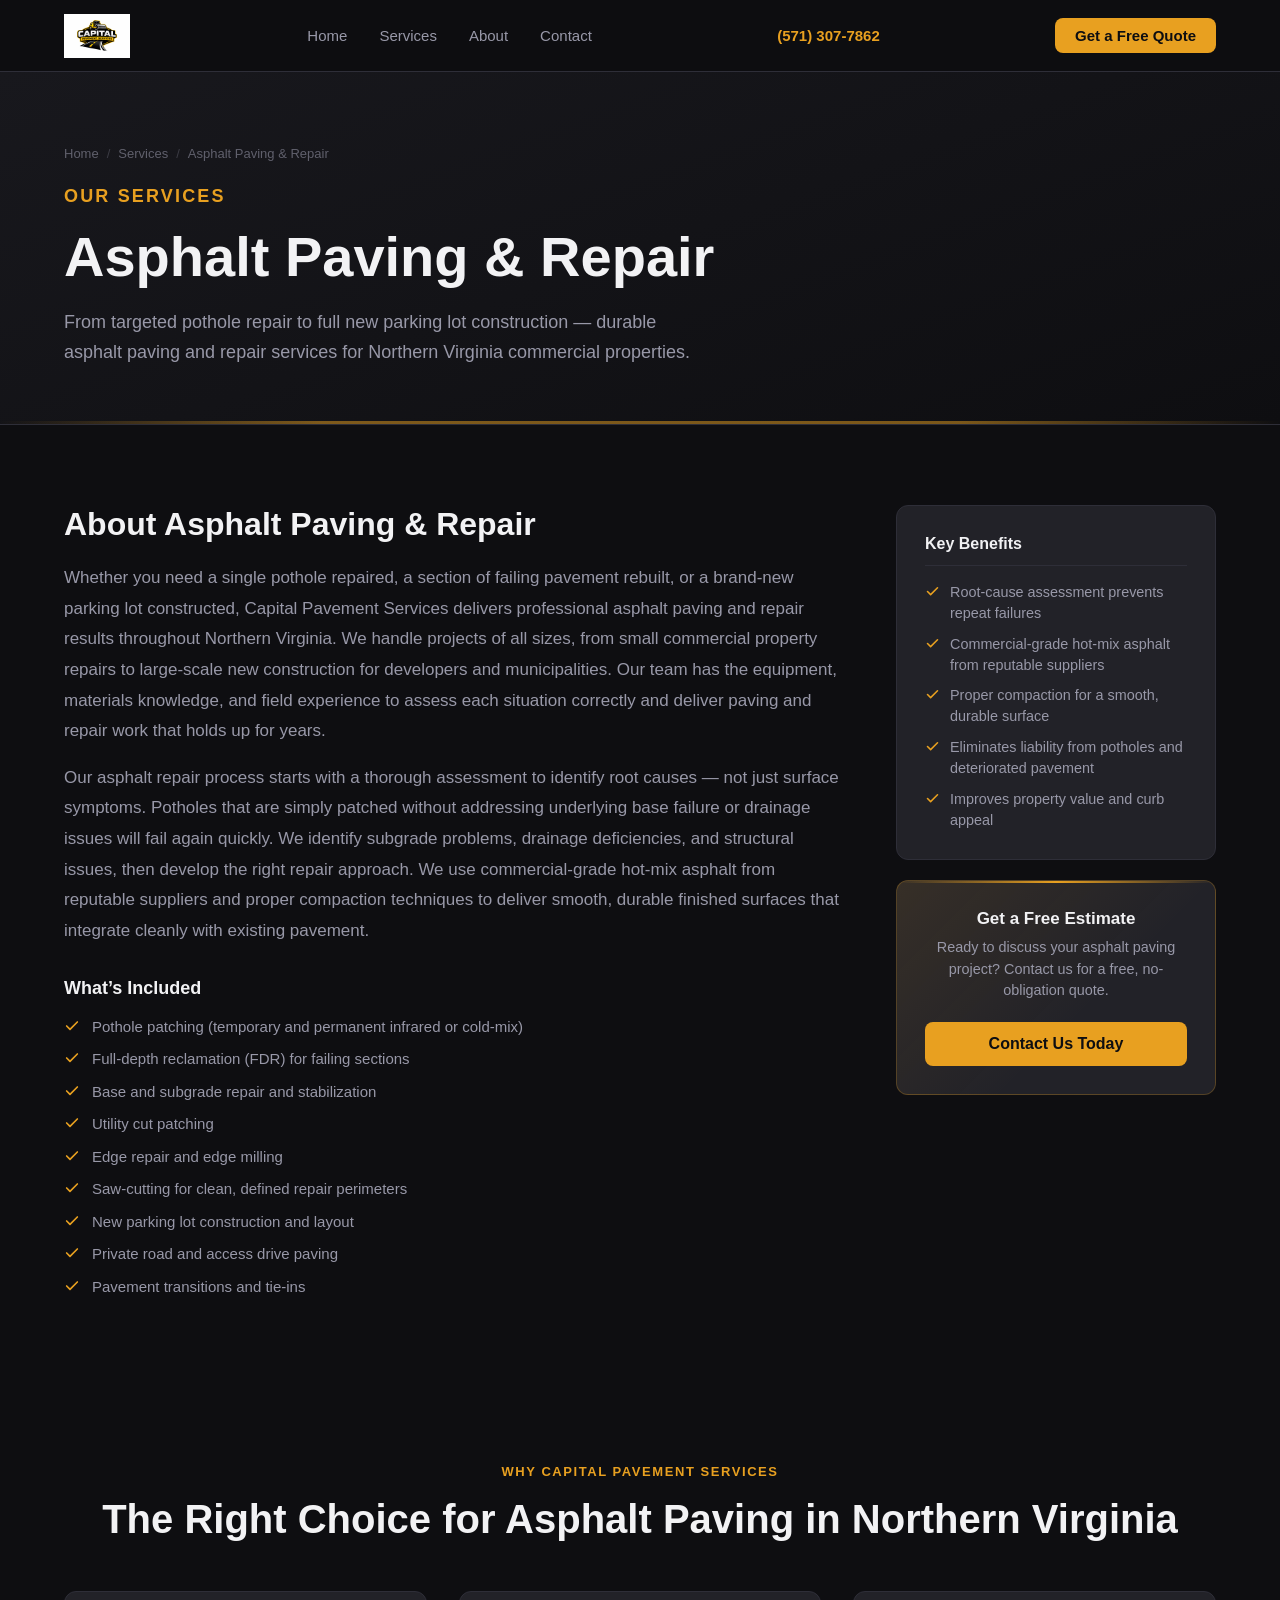
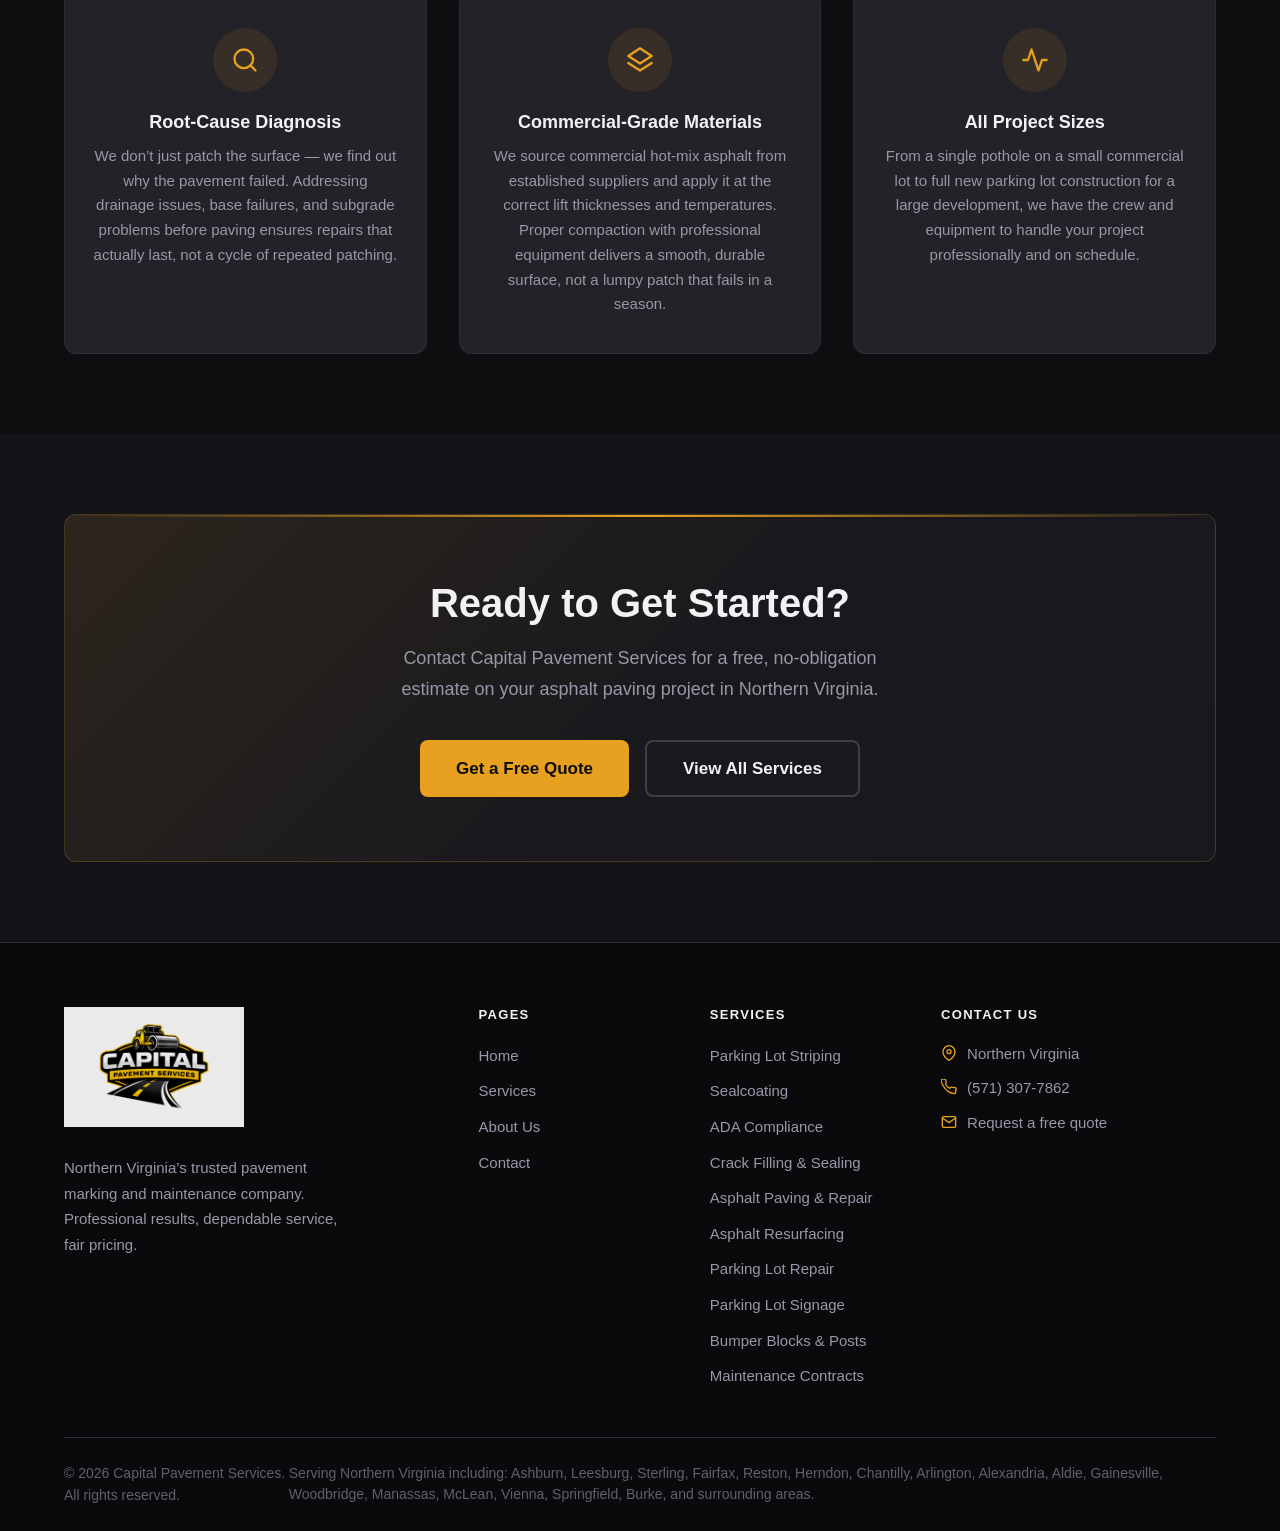
<file: asphalt-paving.html>
<!DOCTYPE html>
<html lang="en">
<head>
  <meta charset="UTF-8" />
  <meta name="viewport" content="width=device-width, initial-scale=1.0" />
  <title>Asphalt Paving &amp; Repair | Northern Virginia | Capital Pavement Services</title>
  <meta name="description" content="Professional asphalt paving and repair services in Northern Virginia. Pothole patching, base repair, full-depth reclamation, and new parking lot construction. Serving Fairfax, Arlington, Loudoun, and Prince William counties." />
  <link rel="canonical" href="https://capitalpavementservices.com/asphalt-paving.html" />
  <link rel="stylesheet" href="css/styles.css" />
  <!-- ===== STRUCTURED DATA: HomeAndConstructionBusiness ===== -->
  <script type="application/ld+json">
  {
    "@context": "https://schema.org",
    "@type": "HomeAndConstructionBusiness",
    "name": "Capital Pavement Services",
    "url": "https://capitalpavementservices.com",
    "telephone": "+15713077862",
    "description": "Professional parking lot striping, sealcoating, crack filling, and pavement maintenance services for commercial properties throughout Northern Virginia.",
    "priceRange": "$",
    "areaServed": [
      {"@type": "City", "name": "Ashburn"},
      {"@type": "City", "name": "Leesburg"},
      {"@type": "City", "name": "Herndon"},
      {"@type": "City", "name": "Reston"},
      {"@type": "City", "name": "Sterling"},
      {"@type": "City", "name": "Chantilly"},
      {"@type": "City", "name": "Manassas"},
      {"@type": "City", "name": "Springfield"},
      {"@type": "City", "name": "Burke"},
      {"@type": "City", "name": "McLean"},
      {"@type": "City", "name": "Vienna"},
      {"@type": "City", "name": "Woodbridge"},
      {"@type": "City", "name": "Alexandria"},
      {"@type": "AdministrativeArea", "name": "Fairfax County"},
      {"@type": "AdministrativeArea", "name": "Loudoun County"},
      {"@type": "AdministrativeArea", "name": "Prince William County"},
      {"@type": "AdministrativeArea", "name": "Arlington County"}
    ],
    "address": {
      "@type": "PostalAddress",
      "addressRegion": "VA",
      "addressCountry": "US"
    },
    "openingHours": "Mo-Sa 08:00-18:00"
  }
  </script>
</head>
<body>

  <nav class="nav" role="navigation" aria-label="Main navigation">
    <div class="container nav-inner">
      <a href="index.html" class="nav-logo" aria-label="Capital Pavement Services Home">
        <img src="images/Capital%20Pavement%20Logo.png" alt="Capital Pavement Services — Northern Virginia" class="nav-logo-img" />
      </a>
      <ul class="nav-links" role="list">
        <li><a href="index.html" class="nav-link">Home</a></li>
        <li><a href="services.html" class="nav-link">Services</a></li>
        <li><a href="about.html" class="nav-link">About</a></li>
        <li><a href="contact.html" class="nav-link">Contact</a></li>
      </ul>
      <a href="tel:5713077862" class="nav-phone">(571) 307-7862</a>
      <a href="contact.html" class="btn btn-primary nav-cta">Get a Free Quote</a>
      <button class="nav-toggle" id="navToggle" aria-expanded="false" aria-label="Open menu">
        <span></span><span></span><span></span>
      </button>
    </div>
  </nav>
  <div class="mobile-nav" id="mobileNav" role="dialog" aria-label="Mobile menu">
    <a href="index.html" class="mobile-nav-link">Home</a>
    <a href="services.html" class="mobile-nav-link">Services</a>
    <a href="about.html" class="mobile-nav-link">About</a>
    <a href="contact.html" class="mobile-nav-link">Contact</a>
    <a href="tel:5713077862" class="mobile-nav-phone">&#9990; Call: (571) 307-7862</a>
    <a href="contact.html" class="btn btn-primary mobile-nav-cta">Get a Free Quote</a>
  </div>

  <header class="page-hero" aria-label="Asphalt Paving &amp; Repair page hero">
    <div class="container">
      <nav class="breadcrumb" aria-label="Breadcrumb">
        <a href="index.html">Home</a>
        <span class="breadcrumb-sep">/</span>
        <a href="services.html">Services</a>
        <span class="breadcrumb-sep">/</span>
        <span>Asphalt Paving &amp; Repair</span>
      </nav>
      <p class="page-hero-label">Our Services</p>
      <h1>Asphalt Paving &amp; Repair</h1>
      <p>From targeted pothole repair to full new parking lot construction &mdash; durable asphalt paving and repair services for Northern Virginia commercial properties.</p>
    </div>
  </header>

  <!-- OVERVIEW -->
  <section class="section" aria-labelledby="paving-heading">
    <div class="container">
      <div class="service-page-layout">
        <div class="service-page-main">
          <h2 id="paving-heading">About Asphalt Paving &amp; Repair</h2>
          <p>Whether you need a single pothole repaired, a section of failing pavement rebuilt, or a brand-new parking lot constructed, Capital Pavement Services delivers professional asphalt paving and repair results throughout Northern Virginia. We handle projects of all sizes, from small commercial property repairs to large-scale new construction for developers and municipalities. Our team has the equipment, materials knowledge, and field experience to assess each situation correctly and deliver paving and repair work that holds up for years.</p>
          <p>Our asphalt repair process starts with a thorough assessment to identify root causes &mdash; not just surface symptoms. Potholes that are simply patched without addressing underlying base failure or drainage issues will fail again quickly. We identify subgrade problems, drainage deficiencies, and structural issues, then develop the right repair approach. We use commercial-grade hot-mix asphalt from reputable suppliers and proper compaction techniques to deliver smooth, durable finished surfaces that integrate cleanly with existing pavement.</p>
          <h3>What&rsquo;s Included</h3>
          <ul class="service-include-list">
            <li>
              <svg viewBox="0 0 24 24" fill="none" stroke="currentColor" stroke-width="2.5" stroke-linecap="round" stroke-linejoin="round" aria-hidden="true"><polyline points="20 6 9 17 4 12"/></svg>
              Pothole patching (temporary and permanent infrared or cold-mix)
            </li>
            <li>
              <svg viewBox="0 0 24 24" fill="none" stroke="currentColor" stroke-width="2.5" stroke-linecap="round" stroke-linejoin="round" aria-hidden="true"><polyline points="20 6 9 17 4 12"/></svg>
              Full-depth reclamation (FDR) for failing sections
            </li>
            <li>
              <svg viewBox="0 0 24 24" fill="none" stroke="currentColor" stroke-width="2.5" stroke-linecap="round" stroke-linejoin="round" aria-hidden="true"><polyline points="20 6 9 17 4 12"/></svg>
              Base and subgrade repair and stabilization
            </li>
            <li>
              <svg viewBox="0 0 24 24" fill="none" stroke="currentColor" stroke-width="2.5" stroke-linecap="round" stroke-linejoin="round" aria-hidden="true"><polyline points="20 6 9 17 4 12"/></svg>
              Utility cut patching
            </li>
            <li>
              <svg viewBox="0 0 24 24" fill="none" stroke="currentColor" stroke-width="2.5" stroke-linecap="round" stroke-linejoin="round" aria-hidden="true"><polyline points="20 6 9 17 4 12"/></svg>
              Edge repair and edge milling
            </li>
            <li>
              <svg viewBox="0 0 24 24" fill="none" stroke="currentColor" stroke-width="2.5" stroke-linecap="round" stroke-linejoin="round" aria-hidden="true"><polyline points="20 6 9 17 4 12"/></svg>
              Saw-cutting for clean, defined repair perimeters
            </li>
            <li>
              <svg viewBox="0 0 24 24" fill="none" stroke="currentColor" stroke-width="2.5" stroke-linecap="round" stroke-linejoin="round" aria-hidden="true"><polyline points="20 6 9 17 4 12"/></svg>
              New parking lot construction and layout
            </li>
            <li>
              <svg viewBox="0 0 24 24" fill="none" stroke="currentColor" stroke-width="2.5" stroke-linecap="round" stroke-linejoin="round" aria-hidden="true"><polyline points="20 6 9 17 4 12"/></svg>
              Private road and access drive paving
            </li>
            <li>
              <svg viewBox="0 0 24 24" fill="none" stroke="currentColor" stroke-width="2.5" stroke-linecap="round" stroke-linejoin="round" aria-hidden="true"><polyline points="20 6 9 17 4 12"/></svg>
              Pavement transitions and tie-ins
            </li>
          </ul>
        </div>
        <aside class="service-sidebar" aria-label="Asphalt Paving benefits">
          <div class="sidebar-card">
            <h3>Key Benefits</h3>
            <ul class="sidebar-benefit-list">
              <li>
                <svg viewBox="0 0 24 24" fill="none" stroke="currentColor" stroke-width="2.5" stroke-linecap="round" stroke-linejoin="round" aria-hidden="true"><polyline points="20 6 9 17 4 12"/></svg>
                Root-cause assessment prevents repeat failures
              </li>
              <li>
                <svg viewBox="0 0 24 24" fill="none" stroke="currentColor" stroke-width="2.5" stroke-linecap="round" stroke-linejoin="round" aria-hidden="true"><polyline points="20 6 9 17 4 12"/></svg>
                Commercial-grade hot-mix asphalt from reputable suppliers
              </li>
              <li>
                <svg viewBox="0 0 24 24" fill="none" stroke="currentColor" stroke-width="2.5" stroke-linecap="round" stroke-linejoin="round" aria-hidden="true"><polyline points="20 6 9 17 4 12"/></svg>
                Proper compaction for a smooth, durable surface
              </li>
              <li>
                <svg viewBox="0 0 24 24" fill="none" stroke="currentColor" stroke-width="2.5" stroke-linecap="round" stroke-linejoin="round" aria-hidden="true"><polyline points="20 6 9 17 4 12"/></svg>
                Eliminates liability from potholes and deteriorated pavement
              </li>
              <li>
                <svg viewBox="0 0 24 24" fill="none" stroke="currentColor" stroke-width="2.5" stroke-linecap="round" stroke-linejoin="round" aria-hidden="true"><polyline points="20 6 9 17 4 12"/></svg>
                Improves property value and curb appeal
              </li>
            </ul>
          </div>
          <div class="sidebar-cta-card">
            <h3>Get a Free Estimate</h3>
            <p>Ready to discuss your asphalt paving project? Contact us for a free, no-obligation quote.</p>
            <a href="contact.html" class="btn btn-primary">Contact Us Today</a>
          </div>
        </aside>
      </div>
    </div>
  </section>

  <!-- WHY CHOOSE US -->
  <section class="section" aria-labelledby="paving-why">
    <div class="container">
      <div class="section-header centered">
        <p class="section-label">Why Capital Pavement Services</p>
        <h2 class="section-title" id="paving-why">The Right Choice for Asphalt Paving in Northern Virginia</h2>
      </div>
      <div class="features-grid">
        <div class="feature-item">
          <div class="feature-icon">
            <svg viewBox="0 0 24 24" fill="none" stroke="currentColor" stroke-width="2" stroke-linecap="round" stroke-linejoin="round" aria-hidden="true"><circle cx="11" cy="11" r="8"/><line x1="21" y1="21" x2="16.65" y2="16.65"/></svg>
          </div>
          <h3>Root-Cause Diagnosis</h3>
          <p>We don&rsquo;t just patch the surface &mdash; we find out why the pavement failed. Addressing drainage issues, base failures, and subgrade problems before paving ensures repairs that actually last, not a cycle of repeated patching.</p>
        </div>
        <div class="feature-item">
          <div class="feature-icon">
            <svg viewBox="0 0 24 24" fill="none" stroke="currentColor" stroke-width="2" stroke-linecap="round" stroke-linejoin="round" aria-hidden="true"><polygon points="12 2 22 8.5 12 15 2 8.5"/><polyline points="2 14.5 12 21 22 14.5"/></svg>
          </div>
          <h3>Commercial-Grade Materials</h3>
          <p>We source commercial hot-mix asphalt from established suppliers and apply it at the correct lift thicknesses and temperatures. Proper compaction with professional equipment delivers a smooth, durable surface, not a lumpy patch that fails in a season.</p>
        </div>
        <div class="feature-item">
          <div class="feature-icon">
            <svg viewBox="0 0 24 24" fill="none" stroke="currentColor" stroke-width="2" stroke-linecap="round" stroke-linejoin="round" aria-hidden="true"><polyline points="22 12 18 12 15 21 9 3 6 12 2 12"/></svg>
          </div>
          <h3>All Project Sizes</h3>
          <p>From a single pothole on a small commercial lot to full new parking lot construction for a large development, we have the crew and equipment to handle your project professionally and on schedule.</p>
        </div>
      </div>
    </div>
  </section>

  <!-- CTA BANNER -->
  <section class="section section-alt" aria-labelledby="paving-cta">
    <div class="container">
      <div class="cta-banner">
        <h2 id="paving-cta">Ready to Get Started?</h2>
        <p>Contact Capital Pavement Services for a free, no-obligation estimate on your asphalt paving project in Northern Virginia.</p>
        <div class="cta-banner-actions">
          <a href="contact.html" class="btn btn-primary btn-lg">Get a Free Quote</a>
          <a href="services.html" class="btn btn-secondary btn-lg">View All Services</a>
        </div>
      </div>
    </div>
  </section>

  <footer class="footer" role="contentinfo">
    <div class="container">
      <div class="footer-grid">
        <div class="footer-brand">
          <div class="footer-logo">
            <img src="images/Capital%20Pavement%20Logo.png" alt="Capital Pavement Services — Northern Virginia" class="footer-logo-img" />
          </div>
          <p>Northern Virginia&rsquo;s trusted pavement marking and maintenance company. Professional results, dependable service, fair pricing.</p>
        </div>
        <div class="footer-col">
          <h4>Pages</h4>
          <ul class="footer-links" role="list">
            <li><a href="index.html" class="footer-link">Home</a></li>
            <li><a href="services.html" class="footer-link">Services</a></li>
            <li><a href="about.html" class="footer-link">About Us</a></li>
            <li><a href="contact.html" class="footer-link">Contact</a></li>
          </ul>
        </div>
        <div class="footer-col">
          <h4>Services</h4>
          <ul class="footer-links" role="list">
            <li><a href="parking-lot-striping.html" class="footer-link">Parking Lot Striping</a></li>
            <li><a href="sealcoating.html" class="footer-link">Sealcoating</a></li>
            <li><a href="ada-compliance.html" class="footer-link">ADA Compliance</a></li>
            <li><a href="crack-filling.html" class="footer-link">Crack Filling &amp; Sealing</a></li>
            <li><a href="asphalt-paving.html" class="footer-link">Asphalt Paving &amp; Repair</a></li>
            <li><a href="asphalt-resurfacing.html" class="footer-link">Asphalt Resurfacing</a></li>
            <li><a href="parking-lot-maintenance.html" class="footer-link">Parking Lot Repair</a></li>
            <li><a href="parking-lot-signage.html" class="footer-link">Parking Lot Signage</a></li>
            <li><a href="bumper-block-installation.html" class="footer-link">Bumper Blocks &amp; Posts</a></li>
            <li><a href="maintenance-contracts.html" class="footer-link">Maintenance Contracts</a></li>
          </ul>
        </div>
        <div class="footer-col">
          <h4>Contact Us</h4>
          <div class="footer-contact-item">
            <svg viewBox="0 0 24 24" fill="none" stroke="currentColor" stroke-width="2" stroke-linecap="round" stroke-linejoin="round" aria-hidden="true"><path d="M21 10c0 7-9 13-9 13s-9-6-9-13a9 9 0 0118 0z"/><circle cx="12" cy="10" r="3"/></svg>
            <span>Northern Virginia</span>
          </div>
          <div class="footer-contact-item" style="margin-top:10px;">
            <svg viewBox="0 0 24 24" fill="none" stroke="currentColor" stroke-width="2" stroke-linecap="round" stroke-linejoin="round" aria-hidden="true"><path d="M22 16.92v3a2 2 0 01-2.18 2 19.79 19.79 0 01-8.63-3.07A19.5 19.5 0 013.07 9.81 19.79 19.79 0 01.01 1.18 2 2 0 012 .01h3a2 2 0 012 1.72c.127.96.361 1.903.7 2.81a2 2 0 01-.45 2.11L6.91 7.91a16 16 0 006.18 6.18l1.27-1.27a2 2 0 012.11-.45c.907.339 1.85.573 2.81.7A2 2 0 0122 16.92z"/></svg>
            <span><a href="tel:5713077862" style="color:var(--text-secondary);">(571) 307-7862</a></span>
          </div>
          <div class="footer-contact-item" style="margin-top:10px;">
            <svg viewBox="0 0 24 24" fill="none" stroke="currentColor" stroke-width="2" stroke-linecap="round" stroke-linejoin="round" aria-hidden="true"><path d="M4 4h16c1.1 0 2 .9 2 2v12c0 1.1-.9 2-2 2H4c-1.1 0-2-.9-2-2V6c0-1.1.9-2 2-2z"/><polyline points="22,6 12,13 2,6"/></svg>
            <span><a href="contact.html" style="color:var(--text-secondary);">Request a free quote</a></span>
          </div>
        </div>
      </div>
      <div class="footer-bottom">
        <p>&copy; 2026 Capital Pavement Services. All rights reserved.</p>
        <p class="footer-seo-text">Serving Northern Virginia including: Ashburn, Leesburg, Sterling, Fairfax, Reston, Herndon, Chantilly, Arlington, Alexandria, Aldie, Gainesville, Woodbridge, Manassas, McLean, Vienna, Springfield, Burke, and surrounding areas.</p>
      </div>
    </div>
  </footer>
  <script src="js/main.js"></script>

</body>
</html>
</file>
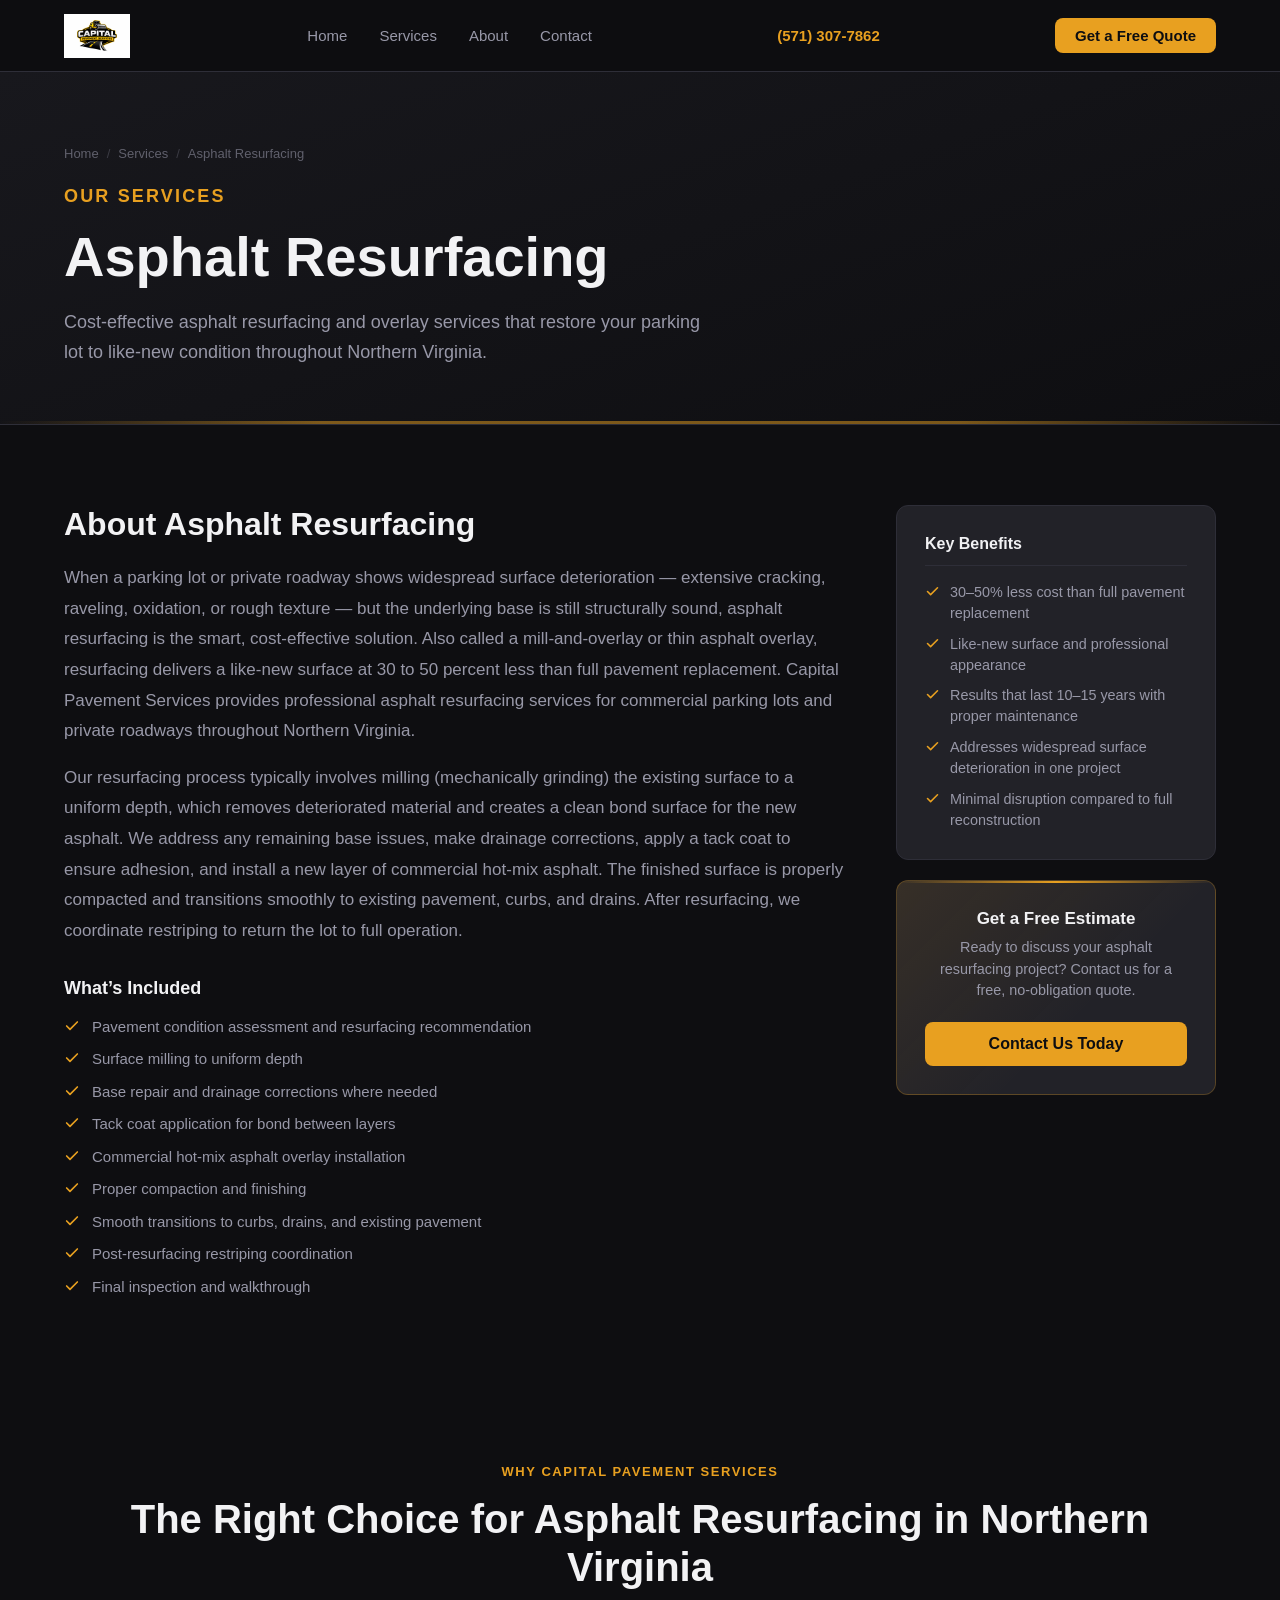
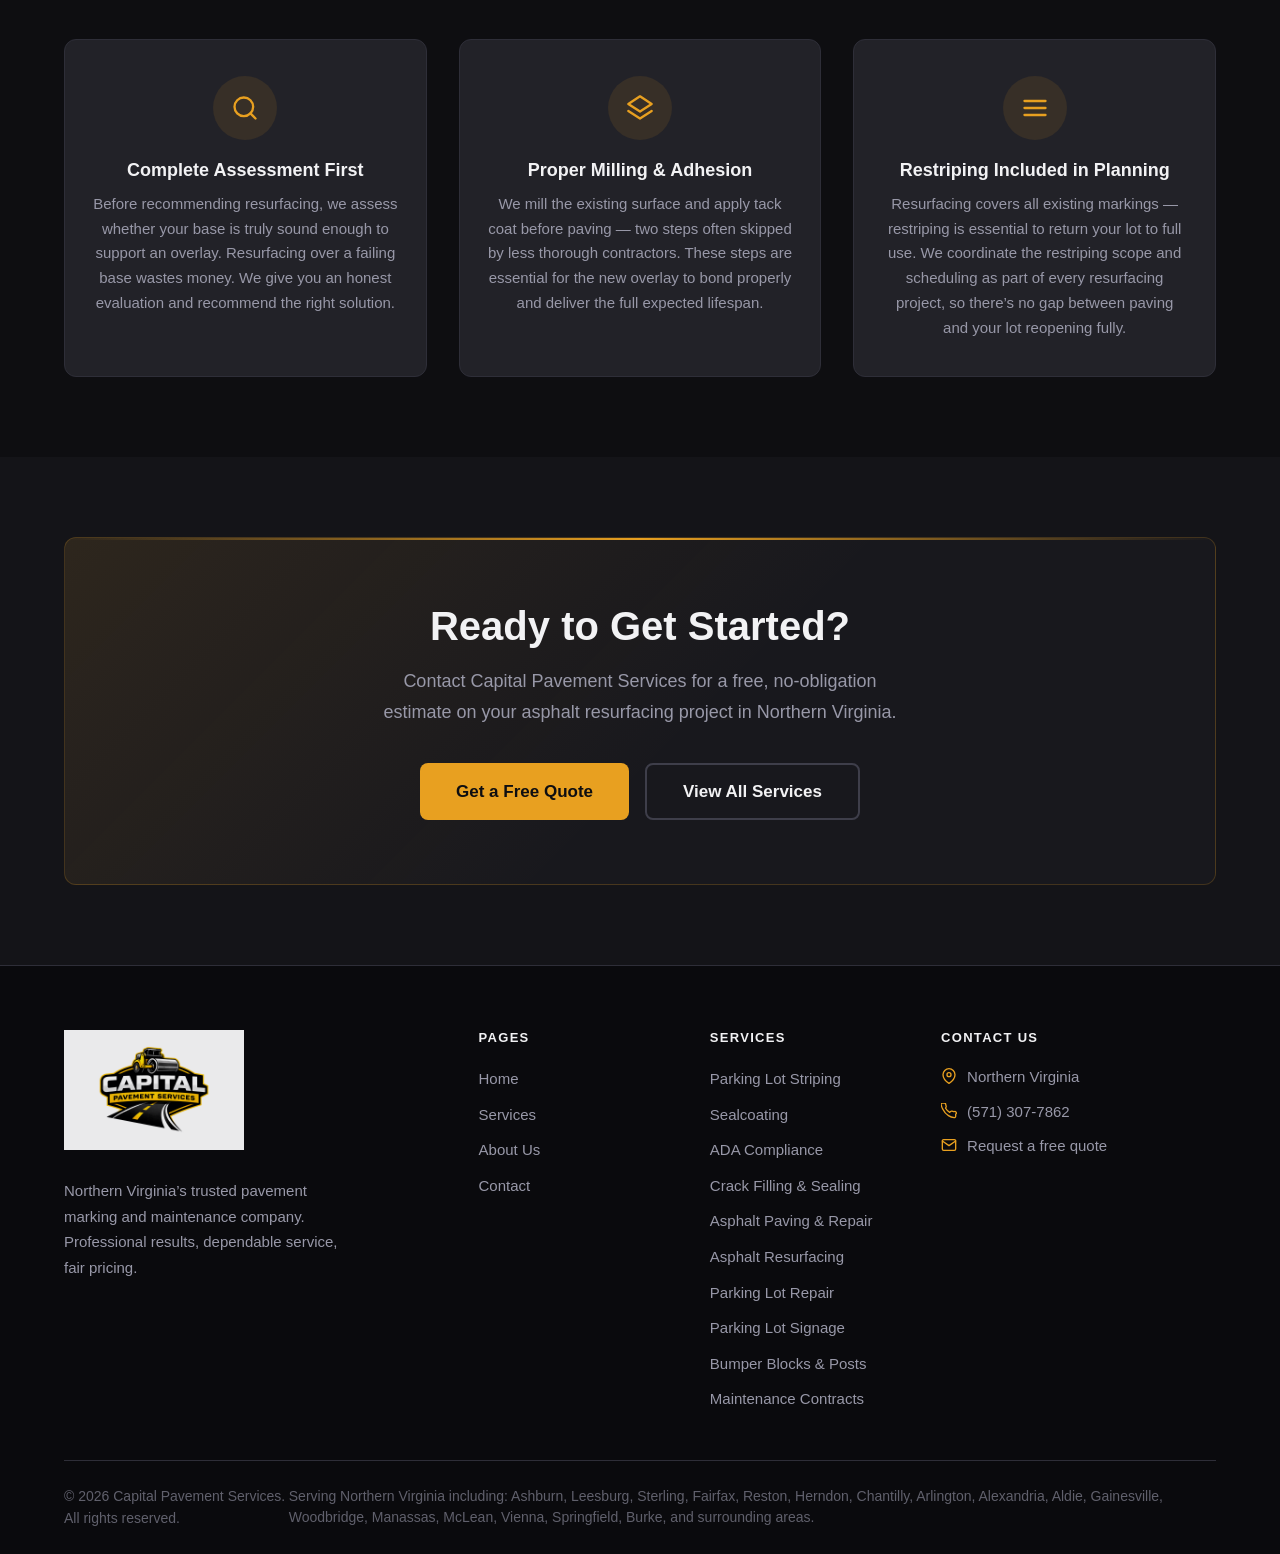
<file: asphalt-resurfacing.html>
<!DOCTYPE html>
<html lang="en">
<head>
  <meta charset="UTF-8" />
  <meta name="viewport" content="width=device-width, initial-scale=1.0" />
  <title>Asphalt Resurfacing | Northern Virginia | Capital Pavement Services</title>
  <meta name="description" content="Professional asphalt resurfacing and mill-and-overlay services in Northern Virginia. Restore your parking lot surface at a fraction of full replacement cost. Serving Fairfax, Arlington, Loudoun, and Prince William counties." />
  <link rel="canonical" href="https://capitalpavementservices.com/asphalt-resurfacing.html" />
  <link rel="stylesheet" href="css/styles.css" />
  <!-- ===== STRUCTURED DATA: HomeAndConstructionBusiness ===== -->
  <script type="application/ld+json">
  {
    "@context": "https://schema.org",
    "@type": "HomeAndConstructionBusiness",
    "name": "Capital Pavement Services",
    "url": "https://capitalpavementservices.com",
    "telephone": "+15713077862",
    "description": "Professional parking lot striping, sealcoating, crack filling, and pavement maintenance services for commercial properties throughout Northern Virginia.",
    "priceRange": "$",
    "areaServed": [
      {"@type": "City", "name": "Ashburn"},
      {"@type": "City", "name": "Leesburg"},
      {"@type": "City", "name": "Herndon"},
      {"@type": "City", "name": "Reston"},
      {"@type": "City", "name": "Sterling"},
      {"@type": "City", "name": "Chantilly"},
      {"@type": "City", "name": "Manassas"},
      {"@type": "City", "name": "Springfield"},
      {"@type": "City", "name": "Burke"},
      {"@type": "City", "name": "McLean"},
      {"@type": "City", "name": "Vienna"},
      {"@type": "City", "name": "Woodbridge"},
      {"@type": "City", "name": "Alexandria"},
      {"@type": "AdministrativeArea", "name": "Fairfax County"},
      {"@type": "AdministrativeArea", "name": "Loudoun County"},
      {"@type": "AdministrativeArea", "name": "Prince William County"},
      {"@type": "AdministrativeArea", "name": "Arlington County"}
    ],
    "address": {
      "@type": "PostalAddress",
      "addressRegion": "VA",
      "addressCountry": "US"
    },
    "openingHours": "Mo-Sa 08:00-18:00"
  }
  </script>
</head>
<body>
  <nav class="nav" role="navigation" aria-label="Main navigation">
    <div class="container nav-inner">
      <a href="index.html" class="nav-logo" aria-label="Capital Pavement Services Home">
        <img src="images/Capital%20Pavement%20Logo.png" alt="Capital Pavement Services — Northern Virginia" class="nav-logo-img" />
      </a>
      <ul class="nav-links" role="list">
        <li><a href="index.html" class="nav-link">Home</a></li>
        <li><a href="services.html" class="nav-link">Services</a></li>
        <li><a href="about.html" class="nav-link">About</a></li>
        <li><a href="contact.html" class="nav-link">Contact</a></li>
      </ul>
      <a href="tel:5713077862" class="nav-phone">(571) 307-7862</a>
      <a href="contact.html" class="btn btn-primary nav-cta">Get a Free Quote</a>
      <button class="nav-toggle" id="navToggle" aria-expanded="false" aria-label="Open menu">
        <span></span><span></span><span></span>
      </button>
    </div>
  </nav>
  <div class="mobile-nav" id="mobileNav" role="dialog" aria-label="Mobile menu">
    <a href="index.html" class="mobile-nav-link">Home</a>
    <a href="services.html" class="mobile-nav-link">Services</a>
    <a href="about.html" class="mobile-nav-link">About</a>
    <a href="contact.html" class="mobile-nav-link">Contact</a>
    <a href="tel:5713077862" class="mobile-nav-phone">&#9990; Call: (571) 307-7862</a>
    <a href="contact.html" class="btn btn-primary mobile-nav-cta">Get a Free Quote</a>
  </div>

  <header class="page-hero" aria-label="Asphalt Resurfacing page hero">
    <div class="container">
      <nav class="breadcrumb" aria-label="Breadcrumb">
        <a href="index.html">Home</a>
        <span class="breadcrumb-sep">/</span>
        <a href="services.html">Services</a>
        <span class="breadcrumb-sep">/</span>
        <span>Asphalt Resurfacing</span>
      </nav>
      <p class="page-hero-label">Our Services</p>
      <h1>Asphalt Resurfacing</h1>
      <p>Cost-effective asphalt resurfacing and overlay services that restore your parking lot to like-new condition throughout Northern Virginia.</p>
    </div>
  </header>

  <section class="section" aria-labelledby="asphalt-resurfacing-heading">
    <div class="container">
      <div class="service-page-layout">
        <div class="service-page-main">
          <h2 id="asphalt-resurfacing-heading">About Asphalt Resurfacing</h2>
          <p>When a parking lot or private roadway shows widespread surface deterioration &mdash; extensive cracking, raveling, oxidation, or rough texture &mdash; but the underlying base is still structurally sound, asphalt resurfacing is the smart, cost-effective solution. Also called a mill-and-overlay or thin asphalt overlay, resurfacing delivers a like-new surface at 30 to 50 percent less than full pavement replacement. Capital Pavement Services provides professional asphalt resurfacing services for commercial parking lots and private roadways throughout Northern Virginia.</p>
          <p>Our resurfacing process typically involves milling (mechanically grinding) the existing surface to a uniform depth, which removes deteriorated material and creates a clean bond surface for the new asphalt. We address any remaining base issues, make drainage corrections, apply a tack coat to ensure adhesion, and install a new layer of commercial hot-mix asphalt. The finished surface is properly compacted and transitions smoothly to existing pavement, curbs, and drains. After resurfacing, we coordinate restriping to return the lot to full operation.</p>
          <h3>What&rsquo;s Included</h3>
          <ul class="service-include-list">
            <li><svg viewBox="0 0 24 24" fill="none" stroke="currentColor" stroke-width="2.5" stroke-linecap="round" stroke-linejoin="round" aria-hidden="true"><polyline points="20 6 9 17 4 12"/></svg>Pavement condition assessment and resurfacing recommendation</li>
            <li><svg viewBox="0 0 24 24" fill="none" stroke="currentColor" stroke-width="2.5" stroke-linecap="round" stroke-linejoin="round" aria-hidden="true"><polyline points="20 6 9 17 4 12"/></svg>Surface milling to uniform depth</li>
            <li><svg viewBox="0 0 24 24" fill="none" stroke="currentColor" stroke-width="2.5" stroke-linecap="round" stroke-linejoin="round" aria-hidden="true"><polyline points="20 6 9 17 4 12"/></svg>Base repair and drainage corrections where needed</li>
            <li><svg viewBox="0 0 24 24" fill="none" stroke="currentColor" stroke-width="2.5" stroke-linecap="round" stroke-linejoin="round" aria-hidden="true"><polyline points="20 6 9 17 4 12"/></svg>Tack coat application for bond between layers</li>
            <li><svg viewBox="0 0 24 24" fill="none" stroke="currentColor" stroke-width="2.5" stroke-linecap="round" stroke-linejoin="round" aria-hidden="true"><polyline points="20 6 9 17 4 12"/></svg>Commercial hot-mix asphalt overlay installation</li>
            <li><svg viewBox="0 0 24 24" fill="none" stroke="currentColor" stroke-width="2.5" stroke-linecap="round" stroke-linejoin="round" aria-hidden="true"><polyline points="20 6 9 17 4 12"/></svg>Proper compaction and finishing</li>
            <li><svg viewBox="0 0 24 24" fill="none" stroke="currentColor" stroke-width="2.5" stroke-linecap="round" stroke-linejoin="round" aria-hidden="true"><polyline points="20 6 9 17 4 12"/></svg>Smooth transitions to curbs, drains, and existing pavement</li>
            <li><svg viewBox="0 0 24 24" fill="none" stroke="currentColor" stroke-width="2.5" stroke-linecap="round" stroke-linejoin="round" aria-hidden="true"><polyline points="20 6 9 17 4 12"/></svg>Post-resurfacing restriping coordination</li>
            <li><svg viewBox="0 0 24 24" fill="none" stroke="currentColor" stroke-width="2.5" stroke-linecap="round" stroke-linejoin="round" aria-hidden="true"><polyline points="20 6 9 17 4 12"/></svg>Final inspection and walkthrough</li>
          </ul>
        </div>
        <aside class="service-sidebar" aria-label="Asphalt Resurfacing benefits">
          <div class="sidebar-card">
            <h3>Key Benefits</h3>
            <ul class="sidebar-benefit-list">
              <li><svg viewBox="0 0 24 24" fill="none" stroke="currentColor" stroke-width="2.5" stroke-linecap="round" stroke-linejoin="round" aria-hidden="true"><polyline points="20 6 9 17 4 12"/></svg>30&ndash;50% less cost than full pavement replacement</li>
              <li><svg viewBox="0 0 24 24" fill="none" stroke="currentColor" stroke-width="2.5" stroke-linecap="round" stroke-linejoin="round" aria-hidden="true"><polyline points="20 6 9 17 4 12"/></svg>Like-new surface and professional appearance</li>
              <li><svg viewBox="0 0 24 24" fill="none" stroke="currentColor" stroke-width="2.5" stroke-linecap="round" stroke-linejoin="round" aria-hidden="true"><polyline points="20 6 9 17 4 12"/></svg>Results that last 10&ndash;15 years with proper maintenance</li>
              <li><svg viewBox="0 0 24 24" fill="none" stroke="currentColor" stroke-width="2.5" stroke-linecap="round" stroke-linejoin="round" aria-hidden="true"><polyline points="20 6 9 17 4 12"/></svg>Addresses widespread surface deterioration in one project</li>
              <li><svg viewBox="0 0 24 24" fill="none" stroke="currentColor" stroke-width="2.5" stroke-linecap="round" stroke-linejoin="round" aria-hidden="true"><polyline points="20 6 9 17 4 12"/></svg>Minimal disruption compared to full reconstruction</li>
            </ul>
          </div>
          <div class="sidebar-cta-card">
            <h3>Get a Free Estimate</h3>
            <p>Ready to discuss your asphalt resurfacing project? Contact us for a free, no-obligation quote.</p>
            <a href="contact.html" class="btn btn-primary">Contact Us Today</a>
          </div>
        </aside>
      </div>
    </div>
  </section>

  <section class="section" aria-labelledby="asphalt-resurfacing-why">
    <div class="container">
      <div class="section-header centered">
        <p class="section-label">Why Capital Pavement Services</p>
        <h2 class="section-title" id="asphalt-resurfacing-why">The Right Choice for Asphalt Resurfacing in Northern Virginia</h2>
      </div>
      <div class="features-grid">
        <div class="feature-item">
          <div class="feature-icon">
            <svg viewBox="0 0 24 24" fill="none" stroke="currentColor" stroke-width="2" stroke-linecap="round" stroke-linejoin="round" aria-hidden="true"><circle cx="11" cy="11" r="8"/><line x1="21" y1="21" x2="16.65" y2="16.65"/></svg>
          </div>
          <h3>Complete Assessment First</h3>
          <p>Before recommending resurfacing, we assess whether your base is truly sound enough to support an overlay. Resurfacing over a failing base wastes money. We give you an honest evaluation and recommend the right solution.</p>
        </div>
        <div class="feature-item">
          <div class="feature-icon">
            <svg viewBox="0 0 24 24" fill="none" stroke="currentColor" stroke-width="2" stroke-linecap="round" stroke-linejoin="round" aria-hidden="true"><polygon points="12 2 22 8.5 12 15 2 8.5"/><polyline points="2 14.5 12 21 22 14.5"/></svg>
          </div>
          <h3>Proper Milling &amp; Adhesion</h3>
          <p>We mill the existing surface and apply tack coat before paving &mdash; two steps often skipped by less thorough contractors. These steps are essential for the new overlay to bond properly and deliver the full expected lifespan.</p>
        </div>
        <div class="feature-item">
          <div class="feature-icon">
            <svg viewBox="0 0 24 24" fill="none" stroke="currentColor" stroke-width="2" stroke-linecap="round" stroke-linejoin="round" aria-hidden="true"><line x1="3" y1="6" x2="21" y2="6"/><line x1="3" y1="12" x2="21" y2="12"/><line x1="3" y1="18" x2="21" y2="18"/></svg>
          </div>
          <h3>Restriping Included in Planning</h3>
          <p>Resurfacing covers all existing markings &mdash; restriping is essential to return your lot to full use. We coordinate the restriping scope and scheduling as part of every resurfacing project, so there&rsquo;s no gap between paving and your lot reopening fully.</p>
        </div>
      </div>
    </div>
  </section>

  <section class="section section-alt" aria-labelledby="asphalt-resurfacing-cta">
    <div class="container">
      <div class="cta-banner">
        <h2 id="asphalt-resurfacing-cta">Ready to Get Started?</h2>
        <p>Contact Capital Pavement Services for a free, no-obligation estimate on your asphalt resurfacing project in Northern Virginia.</p>
        <div class="cta-banner-actions">
          <a href="contact.html" class="btn btn-primary btn-lg">Get a Free Quote</a>
          <a href="services.html" class="btn btn-secondary btn-lg">View All Services</a>
        </div>
      </div>
    </div>
  </section>

  <footer class="footer" role="contentinfo">
    <div class="container">
      <div class="footer-grid">
        <div class="footer-brand">
          <div class="footer-logo">
            <img src="images/Capital%20Pavement%20Logo.png" alt="Capital Pavement Services — Northern Virginia" class="footer-logo-img" />
          </div>
          <p>Northern Virginia&rsquo;s trusted pavement marking and maintenance company. Professional results, dependable service, fair pricing.</p>
        </div>
        <div class="footer-col">
          <h4>Pages</h4>
          <ul class="footer-links" role="list">
            <li><a href="index.html" class="footer-link">Home</a></li>
            <li><a href="services.html" class="footer-link">Services</a></li>
            <li><a href="about.html" class="footer-link">About Us</a></li>
            <li><a href="contact.html" class="footer-link">Contact</a></li>
          </ul>
        </div>
        <div class="footer-col">
          <h4>Services</h4>
          <ul class="footer-links" role="list">
            <li><a href="parking-lot-striping.html" class="footer-link">Parking Lot Striping</a></li>
            <li><a href="sealcoating.html" class="footer-link">Sealcoating</a></li>
            <li><a href="ada-compliance.html" class="footer-link">ADA Compliance</a></li>
            <li><a href="crack-filling.html" class="footer-link">Crack Filling &amp; Sealing</a></li>
            <li><a href="asphalt-paving.html" class="footer-link">Asphalt Paving &amp; Repair</a></li>
            <li><a href="asphalt-resurfacing.html" class="footer-link">Asphalt Resurfacing</a></li>
            <li><a href="parking-lot-maintenance.html" class="footer-link">Parking Lot Repair</a></li>
            <li><a href="parking-lot-signage.html" class="footer-link">Parking Lot Signage</a></li>
            <li><a href="bumper-block-installation.html" class="footer-link">Bumper Blocks &amp; Posts</a></li>
            <li><a href="maintenance-contracts.html" class="footer-link">Maintenance Contracts</a></li>
          </ul>
        </div>
        <div class="footer-col">
          <h4>Contact Us</h4>
          <div class="footer-contact-item">
            <svg viewBox="0 0 24 24" fill="none" stroke="currentColor" stroke-width="2" stroke-linecap="round" stroke-linejoin="round" aria-hidden="true"><path d="M21 10c0 7-9 13-9 13s-9-6-9-13a9 9 0 0118 0z"/><circle cx="12" cy="10" r="3"/></svg>
            <span>Northern Virginia</span>
          </div>
          <div class="footer-contact-item" style="margin-top:10px;">
            <svg viewBox="0 0 24 24" fill="none" stroke="currentColor" stroke-width="2" stroke-linecap="round" stroke-linejoin="round" aria-hidden="true"><path d="M22 16.92v3a2 2 0 01-2.18 2 19.79 19.79 0 01-8.63-3.07A19.5 19.5 0 013.07 9.81 19.79 19.79 0 01.01 1.18 2 2 0 012 .01h3a2 2 0 012 1.72c.127.96.361 1.903.7 2.81a2 2 0 01-.45 2.11L6.91 7.91a16 16 0 006.18 6.18l1.27-1.27a2 2 0 012.11-.45c.907.339 1.85.573 2.81.7A2 2 0 0122 16.92z"/></svg>
            <span><a href="tel:5713077862" style="color:var(--text-secondary);">(571) 307-7862</a></span>
          </div>
          <div class="footer-contact-item" style="margin-top:10px;">
            <svg viewBox="0 0 24 24" fill="none" stroke="currentColor" stroke-width="2" stroke-linecap="round" stroke-linejoin="round" aria-hidden="true"><path d="M4 4h16c1.1 0 2 .9 2 2v12c0 1.1-.9 2-2 2H4c-1.1 0-2-.9-2-2V6c0-1.1.9-2 2-2z"/><polyline points="22,6 12,13 2,6"/></svg>
            <span><a href="contact.html" style="color:var(--text-secondary);">Request a free quote</a></span>
          </div>
        </div>
      </div>
      <div class="footer-bottom">
        <p>&copy; 2026 Capital Pavement Services. All rights reserved.</p>
        <p class="footer-seo-text">Serving Northern Virginia including: Ashburn, Leesburg, Sterling, Fairfax, Reston, Herndon, Chantilly, Arlington, Alexandria, Aldie, Gainesville, Woodbridge, Manassas, McLean, Vienna, Springfield, Burke, and surrounding areas.</p>
      </div>
    </div>
  </footer>
  <script src="js/main.js"></script>
</body>
</html>
</file>
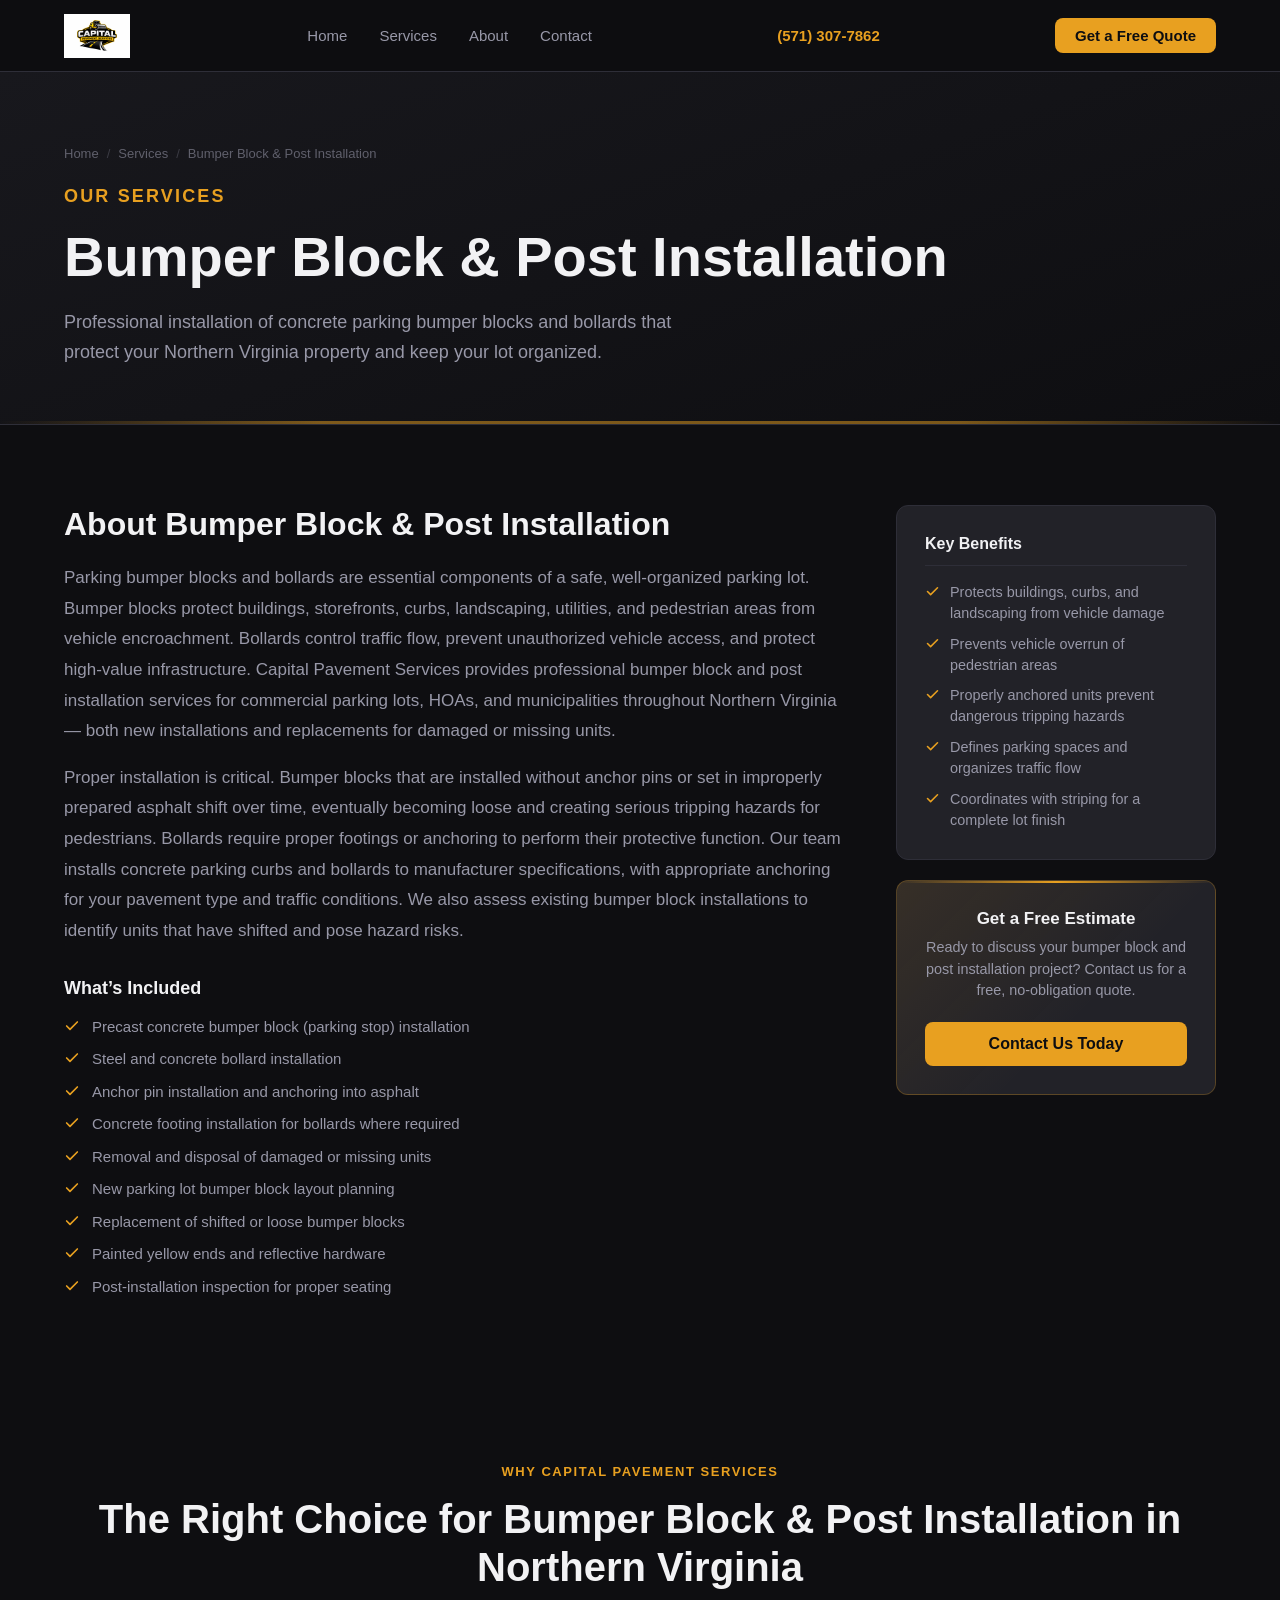
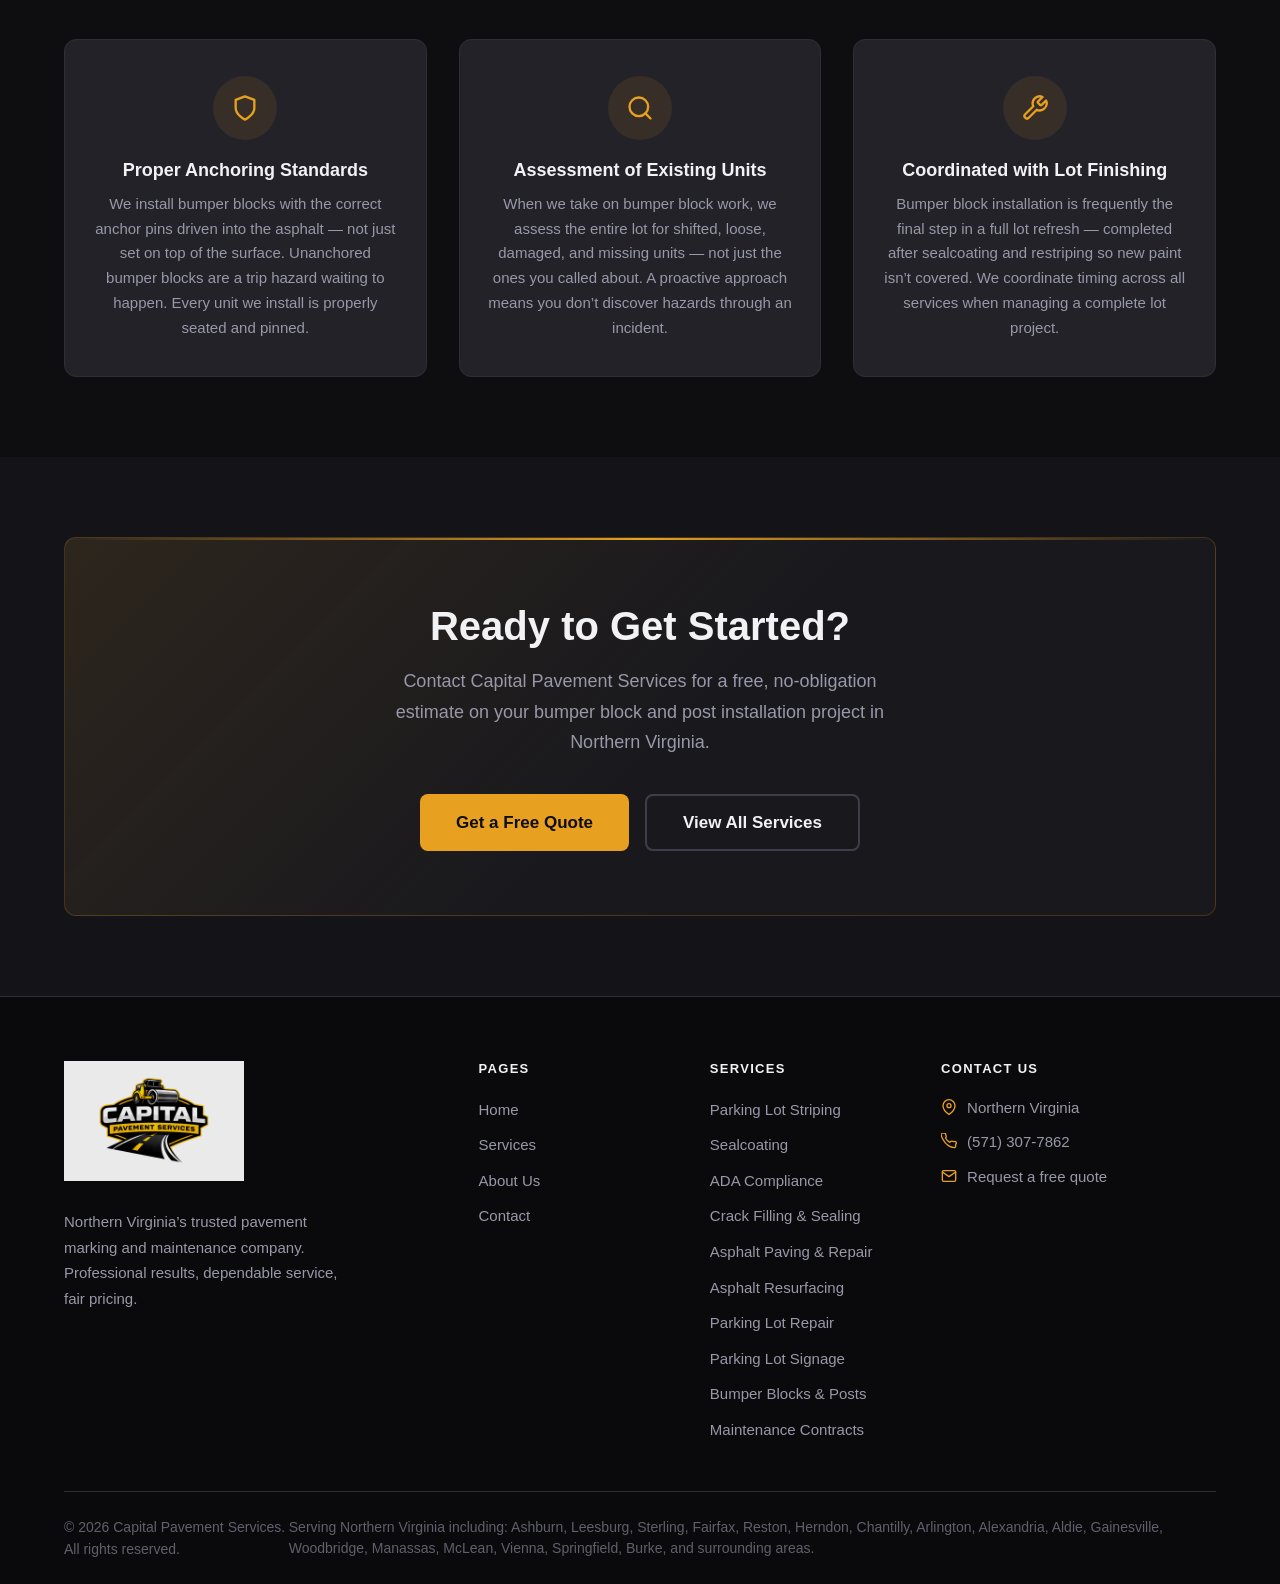
<file: bumper-block-installation.html>
<!DOCTYPE html>
<html lang="en">
<head>
  <meta charset="UTF-8" />
  <meta name="viewport" content="width=device-width, initial-scale=1.0" />
  <title>Bumper Block &amp; Post Installation | Northern Virginia | Capital Pavement Services</title>
  <meta name="description" content="Professional bumper block and parking bollard installation in Northern Virginia. Precast concrete bumper blocks and steel or concrete bollards for commercial parking lots. Serving Fairfax, Arlington, Loudoun, and Prince William counties." />
  <link rel="canonical" href="https://capitalpavementservices.com/bumper-block-installation.html" />
  <link rel="stylesheet" href="css/styles.css" />
  <!-- ===== STRUCTURED DATA: HomeAndConstructionBusiness ===== -->
  <script type="application/ld+json">
  {
    "@context": "https://schema.org",
    "@type": "HomeAndConstructionBusiness",
    "name": "Capital Pavement Services",
    "url": "https://capitalpavementservices.com",
    "telephone": "+15713077862",
    "description": "Professional parking lot striping, sealcoating, crack filling, and pavement maintenance services for commercial properties throughout Northern Virginia.",
    "priceRange": "$",
    "areaServed": [
      {"@type": "City", "name": "Ashburn"},
      {"@type": "City", "name": "Leesburg"},
      {"@type": "City", "name": "Herndon"},
      {"@type": "City", "name": "Reston"},
      {"@type": "City", "name": "Sterling"},
      {"@type": "City", "name": "Chantilly"},
      {"@type": "City", "name": "Manassas"},
      {"@type": "City", "name": "Springfield"},
      {"@type": "City", "name": "Burke"},
      {"@type": "City", "name": "McLean"},
      {"@type": "City", "name": "Vienna"},
      {"@type": "City", "name": "Woodbridge"},
      {"@type": "City", "name": "Alexandria"},
      {"@type": "AdministrativeArea", "name": "Fairfax County"},
      {"@type": "AdministrativeArea", "name": "Loudoun County"},
      {"@type": "AdministrativeArea", "name": "Prince William County"},
      {"@type": "AdministrativeArea", "name": "Arlington County"}
    ],
    "address": {
      "@type": "PostalAddress",
      "addressRegion": "VA",
      "addressCountry": "US"
    },
    "openingHours": "Mo-Sa 08:00-18:00"
  }
  </script>
</head>
<body>
  <nav class="nav" role="navigation" aria-label="Main navigation">
    <div class="container nav-inner">
      <a href="index.html" class="nav-logo" aria-label="Capital Pavement Services Home">
        <img src="images/Capital%20Pavement%20Logo.png" alt="Capital Pavement Services — Northern Virginia" class="nav-logo-img" />
      </a>
      <ul class="nav-links" role="list">
        <li><a href="index.html" class="nav-link">Home</a></li>
        <li><a href="services.html" class="nav-link">Services</a></li>
        <li><a href="about.html" class="nav-link">About</a></li>
        <li><a href="contact.html" class="nav-link">Contact</a></li>
      </ul>
      <a href="tel:5713077862" class="nav-phone">(571) 307-7862</a>
      <a href="contact.html" class="btn btn-primary nav-cta">Get a Free Quote</a>
      <button class="nav-toggle" id="navToggle" aria-expanded="false" aria-label="Open menu">
        <span></span><span></span><span></span>
      </button>
    </div>
  </nav>
  <div class="mobile-nav" id="mobileNav" role="dialog" aria-label="Mobile menu">
    <a href="index.html" class="mobile-nav-link">Home</a>
    <a href="services.html" class="mobile-nav-link">Services</a>
    <a href="about.html" class="mobile-nav-link">About</a>
    <a href="contact.html" class="mobile-nav-link">Contact</a>
    <a href="tel:5713077862" class="mobile-nav-phone">&#9990; Call: (571) 307-7862</a>
    <a href="contact.html" class="btn btn-primary mobile-nav-cta">Get a Free Quote</a>
  </div>

  <header class="page-hero" aria-label="Bumper Block &amp; Post Installation page hero">
    <div class="container">
      <nav class="breadcrumb" aria-label="Breadcrumb">
        <a href="index.html">Home</a>
        <span class="breadcrumb-sep">/</span>
        <a href="services.html">Services</a>
        <span class="breadcrumb-sep">/</span>
        <span>Bumper Block &amp; Post Installation</span>
      </nav>
      <p class="page-hero-label">Our Services</p>
      <h1>Bumper Block &amp; Post Installation</h1>
      <p>Professional installation of concrete parking bumper blocks and bollards that protect your Northern Virginia property and keep your lot organized.</p>
    </div>
  </header>

  <section class="section" aria-labelledby="bumper-block-installation-heading">
    <div class="container">
      <div class="service-page-layout">
        <div class="service-page-main">
          <h2 id="bumper-block-installation-heading">About Bumper Block &amp; Post Installation</h2>
          <p>Parking bumper blocks and bollards are essential components of a safe, well-organized parking lot. Bumper blocks protect buildings, storefronts, curbs, landscaping, utilities, and pedestrian areas from vehicle encroachment. Bollards control traffic flow, prevent unauthorized vehicle access, and protect high-value infrastructure. Capital Pavement Services provides professional bumper block and post installation services for commercial parking lots, HOAs, and municipalities throughout Northern Virginia &mdash; both new installations and replacements for damaged or missing units.</p>
          <p>Proper installation is critical. Bumper blocks that are installed without anchor pins or set in improperly prepared asphalt shift over time, eventually becoming loose and creating serious tripping hazards for pedestrians. Bollards require proper footings or anchoring to perform their protective function. Our team installs concrete parking curbs and bollards to manufacturer specifications, with appropriate anchoring for your pavement type and traffic conditions. We also assess existing bumper block installations to identify units that have shifted and pose hazard risks.</p>
          <h3>What&rsquo;s Included</h3>
          <ul class="service-include-list">
            <li><svg viewBox="0 0 24 24" fill="none" stroke="currentColor" stroke-width="2.5" stroke-linecap="round" stroke-linejoin="round" aria-hidden="true"><polyline points="20 6 9 17 4 12"/></svg>Precast concrete bumper block (parking stop) installation</li>
            <li><svg viewBox="0 0 24 24" fill="none" stroke="currentColor" stroke-width="2.5" stroke-linecap="round" stroke-linejoin="round" aria-hidden="true"><polyline points="20 6 9 17 4 12"/></svg>Steel and concrete bollard installation</li>
            <li><svg viewBox="0 0 24 24" fill="none" stroke="currentColor" stroke-width="2.5" stroke-linecap="round" stroke-linejoin="round" aria-hidden="true"><polyline points="20 6 9 17 4 12"/></svg>Anchor pin installation and anchoring into asphalt</li>
            <li><svg viewBox="0 0 24 24" fill="none" stroke="currentColor" stroke-width="2.5" stroke-linecap="round" stroke-linejoin="round" aria-hidden="true"><polyline points="20 6 9 17 4 12"/></svg>Concrete footing installation for bollards where required</li>
            <li><svg viewBox="0 0 24 24" fill="none" stroke="currentColor" stroke-width="2.5" stroke-linecap="round" stroke-linejoin="round" aria-hidden="true"><polyline points="20 6 9 17 4 12"/></svg>Removal and disposal of damaged or missing units</li>
            <li><svg viewBox="0 0 24 24" fill="none" stroke="currentColor" stroke-width="2.5" stroke-linecap="round" stroke-linejoin="round" aria-hidden="true"><polyline points="20 6 9 17 4 12"/></svg>New parking lot bumper block layout planning</li>
            <li><svg viewBox="0 0 24 24" fill="none" stroke="currentColor" stroke-width="2.5" stroke-linecap="round" stroke-linejoin="round" aria-hidden="true"><polyline points="20 6 9 17 4 12"/></svg>Replacement of shifted or loose bumper blocks</li>
            <li><svg viewBox="0 0 24 24" fill="none" stroke="currentColor" stroke-width="2.5" stroke-linecap="round" stroke-linejoin="round" aria-hidden="true"><polyline points="20 6 9 17 4 12"/></svg>Painted yellow ends and reflective hardware</li>
            <li><svg viewBox="0 0 24 24" fill="none" stroke="currentColor" stroke-width="2.5" stroke-linecap="round" stroke-linejoin="round" aria-hidden="true"><polyline points="20 6 9 17 4 12"/></svg>Post-installation inspection for proper seating</li>
          </ul>
        </div>
        <aside class="service-sidebar" aria-label="Bumper Block &amp; Post Installation benefits">
          <div class="sidebar-card">
            <h3>Key Benefits</h3>
            <ul class="sidebar-benefit-list">
              <li><svg viewBox="0 0 24 24" fill="none" stroke="currentColor" stroke-width="2.5" stroke-linecap="round" stroke-linejoin="round" aria-hidden="true"><polyline points="20 6 9 17 4 12"/></svg>Protects buildings, curbs, and landscaping from vehicle damage</li>
              <li><svg viewBox="0 0 24 24" fill="none" stroke="currentColor" stroke-width="2.5" stroke-linecap="round" stroke-linejoin="round" aria-hidden="true"><polyline points="20 6 9 17 4 12"/></svg>Prevents vehicle overrun of pedestrian areas</li>
              <li><svg viewBox="0 0 24 24" fill="none" stroke="currentColor" stroke-width="2.5" stroke-linecap="round" stroke-linejoin="round" aria-hidden="true"><polyline points="20 6 9 17 4 12"/></svg>Properly anchored units prevent dangerous tripping hazards</li>
              <li><svg viewBox="0 0 24 24" fill="none" stroke="currentColor" stroke-width="2.5" stroke-linecap="round" stroke-linejoin="round" aria-hidden="true"><polyline points="20 6 9 17 4 12"/></svg>Defines parking spaces and organizes traffic flow</li>
              <li><svg viewBox="0 0 24 24" fill="none" stroke="currentColor" stroke-width="2.5" stroke-linecap="round" stroke-linejoin="round" aria-hidden="true"><polyline points="20 6 9 17 4 12"/></svg>Coordinates with striping for a complete lot finish</li>
            </ul>
          </div>
          <div class="sidebar-cta-card">
            <h3>Get a Free Estimate</h3>
            <p>Ready to discuss your bumper block and post installation project? Contact us for a free, no-obligation quote.</p>
            <a href="contact.html" class="btn btn-primary">Contact Us Today</a>
          </div>
        </aside>
      </div>
    </div>
  </section>

  <section class="section" aria-labelledby="bumper-block-installation-why">
    <div class="container">
      <div class="section-header centered">
        <p class="section-label">Why Capital Pavement Services</p>
        <h2 class="section-title" id="bumper-block-installation-why">The Right Choice for Bumper Block &amp; Post Installation in Northern Virginia</h2>
      </div>
      <div class="features-grid">
        <div class="feature-item">
          <div class="feature-icon">
            <svg viewBox="0 0 24 24" fill="none" stroke="currentColor" stroke-width="2" stroke-linecap="round" stroke-linejoin="round" aria-hidden="true"><path d="M12 22s8-4 8-10V5l-8-3-8 3v7c0 6 8 10 8 10z"/></svg>
          </div>
          <h3>Proper Anchoring Standards</h3>
          <p>We install bumper blocks with the correct anchor pins driven into the asphalt &mdash; not just set on top of the surface. Unanchored bumper blocks are a trip hazard waiting to happen. Every unit we install is properly seated and pinned.</p>
        </div>
        <div class="feature-item">
          <div class="feature-icon">
            <svg viewBox="0 0 24 24" fill="none" stroke="currentColor" stroke-width="2" stroke-linecap="round" stroke-linejoin="round" aria-hidden="true"><circle cx="11" cy="11" r="8"/><line x1="21" y1="21" x2="16.65" y2="16.65"/></svg>
          </div>
          <h3>Assessment of Existing Units</h3>
          <p>When we take on bumper block work, we assess the entire lot for shifted, loose, damaged, and missing units &mdash; not just the ones you called about. A proactive approach means you don&rsquo;t discover hazards through an incident.</p>
        </div>
        <div class="feature-item">
          <div class="feature-icon">
            <svg viewBox="0 0 24 24" fill="none" stroke="currentColor" stroke-width="2" stroke-linecap="round" stroke-linejoin="round" aria-hidden="true"><path d="M14.7 6.3a1 1 0 000 1.4l1.6 1.6a1 1 0 001.4 0l3.77-3.77a6 6 0 01-7.94 7.94l-6.91 6.91a2.12 2.12 0 01-3-3l6.91-6.91a6 6 0 017.94-7.94l-3.76 3.76z"/></svg>
          </div>
          <h3>Coordinated with Lot Finishing</h3>
          <p>Bumper block installation is frequently the final step in a full lot refresh &mdash; completed after sealcoating and restriping so new paint isn&rsquo;t covered. We coordinate timing across all services when managing a complete lot project.</p>
        </div>
      </div>
    </div>
  </section>

  <section class="section section-alt" aria-labelledby="bumper-block-installation-cta">
    <div class="container">
      <div class="cta-banner">
        <h2 id="bumper-block-installation-cta">Ready to Get Started?</h2>
        <p>Contact Capital Pavement Services for a free, no-obligation estimate on your bumper block and post installation project in Northern Virginia.</p>
        <div class="cta-banner-actions">
          <a href="contact.html" class="btn btn-primary btn-lg">Get a Free Quote</a>
          <a href="services.html" class="btn btn-secondary btn-lg">View All Services</a>
        </div>
      </div>
    </div>
  </section>

  <footer class="footer" role="contentinfo">
    <div class="container">
      <div class="footer-grid">
        <div class="footer-brand">
          <div class="footer-logo">
            <img src="images/Capital%20Pavement%20Logo.png" alt="Capital Pavement Services — Northern Virginia" class="footer-logo-img" />
          </div>
          <p>Northern Virginia&rsquo;s trusted pavement marking and maintenance company. Professional results, dependable service, fair pricing.</p>
        </div>
        <div class="footer-col">
          <h4>Pages</h4>
          <ul class="footer-links" role="list">
            <li><a href="index.html" class="footer-link">Home</a></li>
            <li><a href="services.html" class="footer-link">Services</a></li>
            <li><a href="about.html" class="footer-link">About Us</a></li>
            <li><a href="contact.html" class="footer-link">Contact</a></li>
          </ul>
        </div>
        <div class="footer-col">
          <h4>Services</h4>
          <ul class="footer-links" role="list">
            <li><a href="parking-lot-striping.html" class="footer-link">Parking Lot Striping</a></li>
            <li><a href="sealcoating.html" class="footer-link">Sealcoating</a></li>
            <li><a href="ada-compliance.html" class="footer-link">ADA Compliance</a></li>
            <li><a href="crack-filling.html" class="footer-link">Crack Filling &amp; Sealing</a></li>
            <li><a href="asphalt-paving.html" class="footer-link">Asphalt Paving &amp; Repair</a></li>
            <li><a href="asphalt-resurfacing.html" class="footer-link">Asphalt Resurfacing</a></li>
            <li><a href="parking-lot-maintenance.html" class="footer-link">Parking Lot Repair</a></li>
            <li><a href="parking-lot-signage.html" class="footer-link">Parking Lot Signage</a></li>
            <li><a href="bumper-block-installation.html" class="footer-link">Bumper Blocks &amp; Posts</a></li>
            <li><a href="maintenance-contracts.html" class="footer-link">Maintenance Contracts</a></li>
          </ul>
        </div>
        <div class="footer-col">
          <h4>Contact Us</h4>
          <div class="footer-contact-item">
            <svg viewBox="0 0 24 24" fill="none" stroke="currentColor" stroke-width="2" stroke-linecap="round" stroke-linejoin="round" aria-hidden="true"><path d="M21 10c0 7-9 13-9 13s-9-6-9-13a9 9 0 0118 0z"/><circle cx="12" cy="10" r="3"/></svg>
            <span>Northern Virginia</span>
          </div>
          <div class="footer-contact-item" style="margin-top:10px;">
            <svg viewBox="0 0 24 24" fill="none" stroke="currentColor" stroke-width="2" stroke-linecap="round" stroke-linejoin="round" aria-hidden="true"><path d="M22 16.92v3a2 2 0 01-2.18 2 19.79 19.79 0 01-8.63-3.07A19.5 19.5 0 013.07 9.81 19.79 19.79 0 01.01 1.18 2 2 0 012 .01h3a2 2 0 012 1.72c.127.96.361 1.903.7 2.81a2 2 0 01-.45 2.11L6.91 7.91a16 16 0 006.18 6.18l1.27-1.27a2 2 0 012.11-.45c.907.339 1.85.573 2.81.7A2 2 0 0122 16.92z"/></svg>
            <span><a href="tel:5713077862" style="color:var(--text-secondary);">(571) 307-7862</a></span>
          </div>
          <div class="footer-contact-item" style="margin-top:10px;">
            <svg viewBox="0 0 24 24" fill="none" stroke="currentColor" stroke-width="2" stroke-linecap="round" stroke-linejoin="round" aria-hidden="true"><path d="M4 4h16c1.1 0 2 .9 2 2v12c0 1.1-.9 2-2 2H4c-1.1 0-2-.9-2-2V6c0-1.1.9-2 2-2z"/><polyline points="22,6 12,13 2,6"/></svg>
            <span><a href="contact.html" style="color:var(--text-secondary);">Request a free quote</a></span>
          </div>
        </div>
      </div>
      <div class="footer-bottom">
        <p>&copy; 2026 Capital Pavement Services. All rights reserved.</p>
        <p class="footer-seo-text">Serving Northern Virginia including: Ashburn, Leesburg, Sterling, Fairfax, Reston, Herndon, Chantilly, Arlington, Alexandria, Aldie, Gainesville, Woodbridge, Manassas, McLean, Vienna, Springfield, Burke, and surrounding areas.</p>
      </div>
    </div>
  </footer>
  <script src="js/main.js"></script>
</body>
</html>
</file>
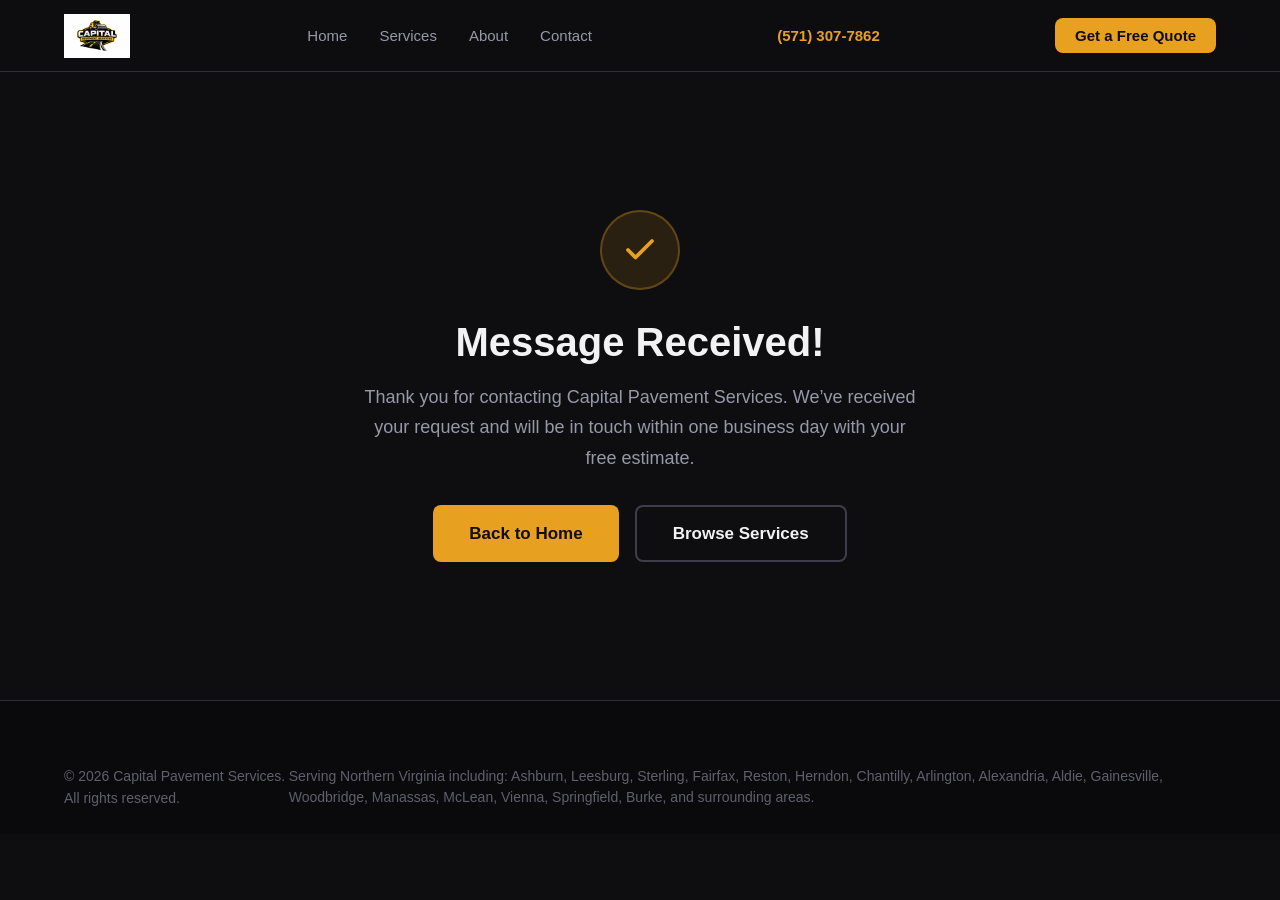
<file: contact-success.html>
<!DOCTYPE html>
<html lang="en">
<head>
  <meta charset="UTF-8" />
  <meta name="viewport" content="width=device-width, initial-scale=1.0" />
  <title>Message Sent | Capital Pavement Services</title>
  <meta name="robots" content="noindex, nofollow" />
  <link rel="canonical" href="https://capitalpavementservices.com/contact-success.html" />
  <link rel="stylesheet" href="css/styles.css" />
  <!-- ===== STRUCTURED DATA: HomeAndConstructionBusiness ===== -->
  <script type="application/ld+json">
  {
    "@context": "https://schema.org",
    "@type": "HomeAndConstructionBusiness",
    "name": "Capital Pavement Services",
    "url": "https://capitalpavementservices.com",
    "telephone": "+15713077862",
    "description": "Professional parking lot striping, sealcoating, crack filling, and pavement maintenance services for commercial properties throughout Northern Virginia.",
    "priceRange": "$",
    "areaServed": [
      {"@type": "City", "name": "Ashburn"},
      {"@type": "City", "name": "Leesburg"},
      {"@type": "City", "name": "Herndon"},
      {"@type": "City", "name": "Reston"},
      {"@type": "City", "name": "Sterling"},
      {"@type": "City", "name": "Chantilly"},
      {"@type": "City", "name": "Manassas"},
      {"@type": "City", "name": "Springfield"},
      {"@type": "City", "name": "Burke"},
      {"@type": "City", "name": "McLean"},
      {"@type": "City", "name": "Vienna"},
      {"@type": "City", "name": "Woodbridge"},
      {"@type": "City", "name": "Alexandria"},
      {"@type": "AdministrativeArea", "name": "Fairfax County"},
      {"@type": "AdministrativeArea", "name": "Loudoun County"},
      {"@type": "AdministrativeArea", "name": "Prince William County"},
      {"@type": "AdministrativeArea", "name": "Arlington County"}
    ],
    "address": {
      "@type": "PostalAddress",
      "addressRegion": "VA",
      "addressCountry": "US"
    },
    "openingHours": "Mo-Sa 08:00-18:00"
  }
  </script>
</head>
<body>

  <!-- ===== NAVIGATION ===== -->
  <nav class="nav" role="navigation" aria-label="Main navigation">
    <div class="container nav-inner">
      <a href="index.html" class="nav-logo" aria-label="Capital Pavement Services Home">
        <img src="images/Capital%20Pavement%20Logo.png" alt="Capital Pavement Services — Northern Virginia" class="nav-logo-img" />
      </a>
      <ul class="nav-links" role="list">
        <li><a href="index.html" class="nav-link">Home</a></li>
        <li><a href="services.html" class="nav-link">Services</a></li>
        <li><a href="about.html" class="nav-link">About</a></li>
        <li><a href="contact.html" class="nav-link">Contact</a></li>
      </ul>
      <a href="tel:5713077862" class="nav-phone">(571) 307-7862</a>
      <a href="contact.html" class="btn btn-primary nav-cta">Get a Free Quote</a>
      <button class="nav-toggle" id="navToggle" aria-expanded="false" aria-label="Open menu">
        <span></span><span></span><span></span>
      </button>
    </div>
  </nav>

  <div class="mobile-nav" id="mobileNav" role="dialog" aria-label="Mobile menu">
    <a href="index.html" class="mobile-nav-link">Home</a>
    <a href="services.html" class="mobile-nav-link">Services</a>
    <a href="about.html" class="mobile-nav-link">About</a>
    <a href="contact.html" class="mobile-nav-link">Contact</a>
    <a href="tel:5713077862" class="mobile-nav-phone">&#9990; Call: (571) 307-7862</a>
    <a href="contact.html" class="btn btn-primary mobile-nav-cta">Get a Free Quote</a>
  </div>

  <!-- ===== SUCCESS ===== -->
  <section class="section" style="min-height: calc(100vh - var(--nav-height) - 200px); display: flex; align-items: center;" aria-labelledby="success-heading">
    <div class="container" style="text-align: center;">
      <div style="max-width: 560px; margin: 0 auto;">
        <div style="width: 80px; height: 80px; background: rgba(232, 160, 32, 0.12); border: 2px solid rgba(232, 160, 32, 0.3); border-radius: 50%; display: flex; align-items: center; justify-content: center; margin: 0 auto 28px; color: var(--accent);">
          <svg width="36" height="36" viewBox="0 0 24 24" fill="none" stroke="currentColor" stroke-width="2.5" stroke-linecap="round" stroke-linejoin="round" aria-hidden="true">
            <polyline points="20 6 9 17 4 12"/>
          </svg>
        </div>
        <h1 id="success-heading" style="font-size: clamp(1.75rem, 4vw, 2.5rem); margin-bottom: 16px;">Message Received!</h1>
        <p style="font-size: 1.125rem; line-height: 1.7; margin-bottom: 32px;">
          Thank you for contacting Capital Pavement Services. We&rsquo;ve received your request and
          will be in touch within one business day with your free estimate.
        </p>
        <div style="display: flex; gap: 16px; justify-content: center; flex-wrap: wrap;">
          <a href="index.html" class="btn btn-primary btn-lg">Back to Home</a>
          <a href="services.html" class="btn btn-secondary btn-lg">Browse Services</a>
        </div>
      </div>
    </div>
  </section>

  <!-- ===== FOOTER ===== -->
  <footer class="footer" role="contentinfo">
    <div class="container">
      <div class="footer-bottom" style="border-top: none; padding-top: 0;">
        <p>&copy; 2026 Capital Pavement Services. All rights reserved.</p>
        <p class="footer-seo-text">Serving Northern Virginia including: Ashburn, Leesburg, Sterling, Fairfax, Reston, Herndon, Chantilly, Arlington, Alexandria, Aldie, Gainesville, Woodbridge, Manassas, McLean, Vienna, Springfield, Burke, and surrounding areas.</p>
      </div>
    </div>
  </footer>

  <script src="js/main.js"></script>
</body>
</html>
</file>
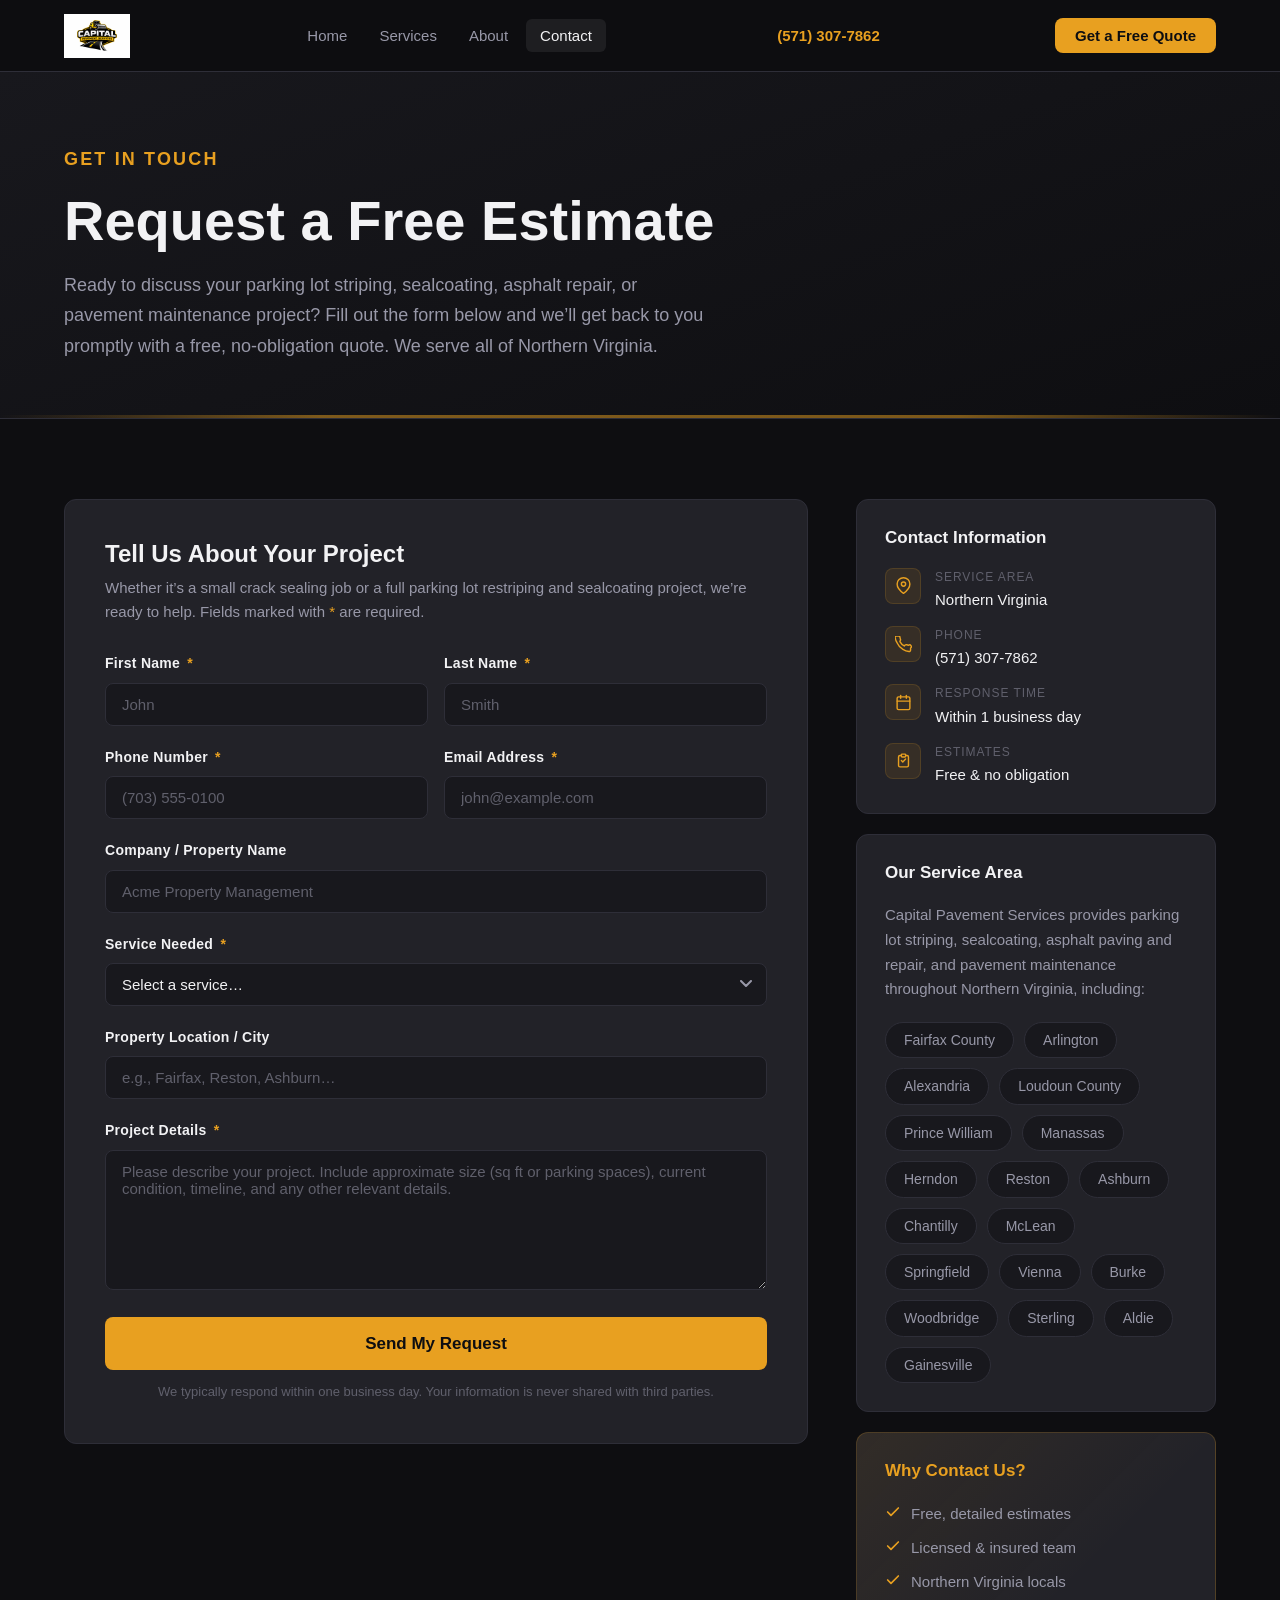
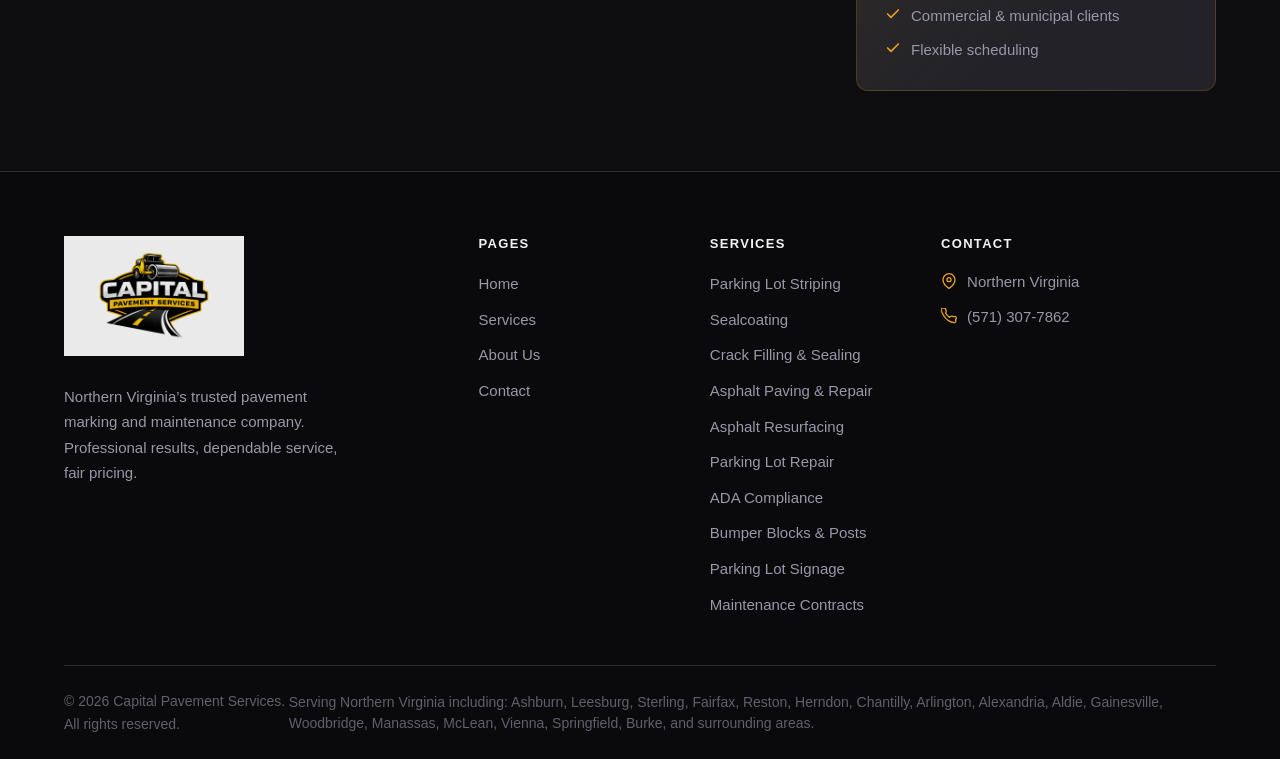
<file: contact.html>
<!DOCTYPE html>
<html lang="en">
<head>
  <meta charset="UTF-8" />
  <meta name="viewport" content="width=device-width, initial-scale=1.0" />
  <title>Contact Us | Capital Pavement Services — Northern Virginia</title>
  <meta name="description" content="Contact Capital Pavement Services for a free estimate on parking lot striping, sealcoating, asphalt paving and repair, crack filling, ADA compliance, and pavement maintenance in Northern Virginia." />
  <link rel="canonical" href="https://capitalpavementservices.com/contact.html" />
  <link rel="stylesheet" href="css/styles.css" />
  <!-- ===== STRUCTURED DATA: HomeAndConstructionBusiness ===== -->
  <script type="application/ld+json">
  {
    "@context": "https://schema.org",
    "@type": "HomeAndConstructionBusiness",
    "name": "Capital Pavement Services",
    "url": "https://capitalpavementservices.com",
    "telephone": "+15713077862",
    "description": "Professional parking lot striping, sealcoating, crack filling, and pavement maintenance services for commercial properties throughout Northern Virginia.",
    "priceRange": "$",
    "areaServed": [
      {"@type": "City", "name": "Ashburn"},
      {"@type": "City", "name": "Leesburg"},
      {"@type": "City", "name": "Herndon"},
      {"@type": "City", "name": "Reston"},
      {"@type": "City", "name": "Sterling"},
      {"@type": "City", "name": "Chantilly"},
      {"@type": "City", "name": "Manassas"},
      {"@type": "City", "name": "Springfield"},
      {"@type": "City", "name": "Burke"},
      {"@type": "City", "name": "McLean"},
      {"@type": "City", "name": "Vienna"},
      {"@type": "City", "name": "Woodbridge"},
      {"@type": "City", "name": "Alexandria"},
      {"@type": "AdministrativeArea", "name": "Fairfax County"},
      {"@type": "AdministrativeArea", "name": "Loudoun County"},
      {"@type": "AdministrativeArea", "name": "Prince William County"},
      {"@type": "AdministrativeArea", "name": "Arlington County"}
    ],
    "address": {
      "@type": "PostalAddress",
      "addressRegion": "VA",
      "addressCountry": "US"
    },
    "openingHours": "Mo-Sa 08:00-18:00"
  }
  </script>
</head>
<body>

  <!-- ===== NAVIGATION ===== -->
  <nav class="nav" role="navigation" aria-label="Main navigation">
    <div class="container nav-inner">
      <a href="index.html" class="nav-logo" aria-label="Capital Pavement Services Home">
        <img src="images/Capital%20Pavement%20Logo.png" alt="Capital Pavement Services — Northern Virginia" class="nav-logo-img" />
      </a>
      <ul class="nav-links" role="list">
        <li><a href="index.html" class="nav-link">Home</a></li>
        <li><a href="services.html" class="nav-link">Services</a></li>
        <li><a href="about.html" class="nav-link">About</a></li>
        <li><a href="contact.html" class="nav-link">Contact</a></li>
      </ul>
      <a href="tel:5713077862" class="nav-phone">(571) 307-7862</a>
      <a href="contact.html" class="btn btn-primary nav-cta">Get a Free Quote</a>
      <button class="nav-toggle" id="navToggle" aria-expanded="false" aria-label="Open menu">
        <span></span><span></span><span></span>
      </button>
    </div>
  </nav>

  <div class="mobile-nav" id="mobileNav" role="dialog" aria-label="Mobile menu">
    <a href="index.html" class="mobile-nav-link">Home</a>
    <a href="services.html" class="mobile-nav-link">Services</a>
    <a href="about.html" class="mobile-nav-link">About</a>
    <a href="contact.html" class="mobile-nav-link">Contact</a>
    <a href="tel:5713077862" class="mobile-nav-phone">&#9990; Call: (571) 307-7862</a>
    <a href="contact.html" class="btn btn-primary mobile-nav-cta">Get a Free Quote</a>
  </div>

  <!-- ===== PAGE HERO ===== -->
  <header class="page-hero" aria-label="Contact page hero">
    <div class="container">
      <p class="page-hero-label">Get in Touch</p>
      <h1>Request a Free Estimate</h1>
      <p>
        Ready to discuss your parking lot striping, sealcoating, asphalt repair, or pavement
        maintenance project? Fill out the form below and we&rsquo;ll get back to you promptly
        with a free, no-obligation quote. We serve all of Northern Virginia.
      </p>
    </div>
  </header>

  <!-- ===== CONTACT FORM ===== -->
  <section class="section" aria-labelledby="contact-form-heading">
    <div class="container">
      <div class="contact-layout">

        <!-- Form -->
        <div class="contact-form-card">
          <h2 id="contact-form-heading">Tell Us About Your Project</h2>
          <p>
            Whether it&rsquo;s a small crack sealing job or a full parking lot restriping and
            sealcoating project, we&rsquo;re ready to help. Fields marked with
            <span style="color: var(--accent);">*</span> are required.
          </p>

          <form
            name="contact"
            method="POST"
            id="contactForm"
            data-netlify="true"
            netlify-honeypot="bot-field"
            action="/contact-success.html"
          >
            <!-- Netlify hidden fields -->
            <input type="hidden" name="form-name" value="contact" />
            <p style="display: none;">
              <label>Don&rsquo;t fill this out if you&rsquo;re human: <input name="bot-field" /></label>
            </p>

            <div class="form-row">
              <div class="form-group">
                <label for="firstName" class="form-label">
                  First Name <span class="required">*</span>
                </label>
                <input
                  type="text"
                  id="firstName"
                  name="firstName"
                  class="form-input"
                  placeholder="John"
                  required
                  autocomplete="given-name"
                />
              </div>
              <div class="form-group">
                <label for="lastName" class="form-label">
                  Last Name <span class="required">*</span>
                </label>
                <input
                  type="text"
                  id="lastName"
                  name="lastName"
                  class="form-input"
                  placeholder="Smith"
                  required
                  autocomplete="family-name"
                />
              </div>
            </div>

            <div class="form-row">
              <div class="form-group">
                <label for="phone" class="form-label">
                  Phone Number <span class="required">*</span>
                </label>
                <input
                  type="tel"
                  id="phone"
                  name="phone"
                  class="form-input"
                  placeholder="(703) 555-0100"
                  required
                  autocomplete="tel"
                />
              </div>
              <div class="form-group">
                <label for="email" class="form-label">
                  Email Address <span class="required">*</span>
                </label>
                <input
                  type="email"
                  id="email"
                  name="email"
                  class="form-input"
                  placeholder="john@example.com"
                  required
                  autocomplete="email"
                />
              </div>
            </div>

            <div class="form-group">
              <label for="company" class="form-label">Company / Property Name</label>
              <input
                type="text"
                id="company"
                name="company"
                class="form-input"
                placeholder="Acme Property Management"
                autocomplete="organization"
              />
            </div>

            <div class="form-group">
              <label for="service" class="form-label">
                Service Needed <span class="required">*</span>
              </label>
              <select id="service" name="service" class="form-select" required>
                <option value="" disabled selected>Select a service&hellip;</option>
                <option value="parking-lot-striping">Parking Lot Striping &amp; Line Striping</option>
                <option value="sealcoating">Sealcoating</option>
                <option value="crack-filling">Pavement Crack Filling &amp; Sealing</option>
                <option value="asphalt-paving">Asphalt Paving &amp; Repair</option>
                <option value="asphalt-resurfacing">Asphalt Resurfacing</option>
                <option value="parking-lot-repair">Parking Lot Repair &amp; Maintenance</option>
                <option value="ada-compliance">ADA Compliance Upgrades &amp; Markings</option>
                <option value="bumper-blocks">Bumper Block &amp; Post Installation</option>
                <option value="signage">Parking Lot Signage</option>
                <option value="maintenance-contract">Pavement Maintenance Contract</option>
                <option value="multiple">Multiple Services / Not Sure</option>
              </select>
            </div>

            <div class="form-group">
              <label for="location" class="form-label">Property Location / City</label>
              <input
                type="text"
                id="location"
                name="location"
                class="form-input"
                placeholder="e.g., Fairfax, Reston, Ashburn…"
              />
            </div>

            <div class="form-group">
              <label for="message" class="form-label">
                Project Details <span class="required">*</span>
              </label>
              <textarea
                id="message"
                name="message"
                class="form-textarea"
                placeholder="Please describe your project. Include approximate size (sq ft or parking spaces), current condition, timeline, and any other relevant details."
                required
              ></textarea>
            </div>

            <button type="submit" class="btn btn-primary btn-lg" style="width: 100%; justify-content: center;">
              Send My Request
            </button>

            <p style="font-size: 0.8125rem; color: var(--text-muted); margin-top: 12px; text-align: center;">
              We typically respond within one business day. Your information is never shared with third parties.
            </p>
          </form>
        </div>

        <!-- Sidebar -->
        <aside class="contact-sidebar" aria-label="Contact information">

          <div class="contact-info-card">
            <h3>Contact Information</h3>

            <div class="contact-info-item">
              <div class="contact-info-icon" aria-hidden="true">
                <svg viewBox="0 0 24 24" fill="none" stroke="currentColor" stroke-width="2" stroke-linecap="round" stroke-linejoin="round">
                  <path d="M21 10c0 7-9 13-9 13s-9-6-9-13a9 9 0 0118 0z"/>
                  <circle cx="12" cy="10" r="3"/>
                </svg>
              </div>
              <div>
                <div class="contact-info-label">Service Area</div>
                <div class="contact-info-value">Northern Virginia</div>
              </div>
            </div>

            <div class="contact-info-item">
              <div class="contact-info-icon" aria-hidden="true">
                <svg viewBox="0 0 24 24" fill="none" stroke="currentColor" stroke-width="2" stroke-linecap="round" stroke-linejoin="round">
                  <path d="M22 16.92v3a2 2 0 01-2.18 2 19.79 19.79 0 01-8.63-3.07A19.5 19.5 0 013.07 9.81 19.79 19.79 0 01.01 1.18 2 2 0 012 .01h3a2 2 0 012 1.72c.127.96.361 1.903.7 2.81a2 2 0 01-.45 2.11L6.91 7.91a16 16 0 006.18 6.18l1.27-1.27a2 2 0 012.11-.45c.907.339 1.85.573 2.81.7A2 2 0 0122 16.92z"/>
                </svg>
              </div>
              <div>
                <div class="contact-info-label">Phone</div>
                <div class="contact-info-value"><a href="tel:5713077862" style="color: inherit;">(571) 307-7862</a></div>
              </div>
            </div>

            <div class="contact-info-item">
              <div class="contact-info-icon" aria-hidden="true">
                <svg viewBox="0 0 24 24" fill="none" stroke="currentColor" stroke-width="2" stroke-linecap="round" stroke-linejoin="round">
                  <rect x="3" y="4" width="18" height="18" rx="2" ry="2"/>
                  <line x1="16" y1="2" x2="16" y2="6"/>
                  <line x1="8" y1="2" x2="8" y2="6"/>
                  <line x1="3" y1="10" x2="21" y2="10"/>
                </svg>
              </div>
              <div>
                <div class="contact-info-label">Response Time</div>
                <div class="contact-info-value">Within 1 business day</div>
              </div>
            </div>

            <div class="contact-info-item">
              <div class="contact-info-icon" aria-hidden="true">
                <svg viewBox="0 0 24 24" fill="none" stroke="currentColor" stroke-width="2" stroke-linecap="round" stroke-linejoin="round">
                  <path d="M9 5H7a2 2 0 00-2 2v12a2 2 0 002 2h10a2 2 0 002-2V7a2 2 0 00-2-2h-2"/>
                  <rect x="9" y="3" width="6" height="4" rx="1"/>
                  <polyline points="9 12 11 14 15 10"/>
                </svg>
              </div>
              <div>
                <div class="contact-info-label">Estimates</div>
                <div class="contact-info-value">Free &amp; no obligation</div>
              </div>
            </div>

          </div>

          <div class="contact-info-card">
            <h3>Our Service Area</h3>
            <p style="font-size: 0.9375rem; line-height: 1.65; color: var(--text-secondary); margin-bottom: 16px;">
              Capital Pavement Services provides parking lot striping, sealcoating, asphalt paving and
              repair, and pavement maintenance throughout Northern Virginia, including:
            </p>
            <div class="area-tags">
              <span class="area-tag">Fairfax County</span>
              <span class="area-tag">Arlington</span>
              <span class="area-tag">Alexandria</span>
              <span class="area-tag">Loudoun County</span>
              <span class="area-tag">Prince William</span>
              <span class="area-tag">Manassas</span>
              <span class="area-tag">Herndon</span>
              <span class="area-tag">Reston</span>
              <span class="area-tag">Ashburn</span>
              <span class="area-tag">Chantilly</span>
              <span class="area-tag">McLean</span>
              <span class="area-tag">Springfield</span>
              <span class="area-tag">Vienna</span>
              <span class="area-tag">Burke</span>
              <span class="area-tag">Woodbridge</span>
              <span class="area-tag">Sterling</span>
              <span class="area-tag">Aldie</span>
              <span class="area-tag">Gainesville</span>
            </div>
          </div>

          <div class="contact-info-card" style="background: linear-gradient(135deg, rgba(232, 160, 32, 0.08) 0%, transparent 60%), var(--bg-card); border-color: rgba(232, 160, 32, 0.2);">
            <h3 style="color: var(--accent);">Why Contact Us?</h3>
            <ul style="display: flex; flex-direction: column; gap: 10px;">
              <li style="display: flex; align-items: flex-start; gap: 10px;">
                <svg style="color: var(--accent); flex-shrink: 0; margin-top: 2px;" width="16" height="16" viewBox="0 0 24 24" fill="none" stroke="currentColor" stroke-width="2.5" stroke-linecap="round" stroke-linejoin="round" aria-hidden="true"><polyline points="20 6 9 17 4 12"/></svg>
                <span style="font-size: 0.9375rem; color: var(--text-secondary);">Free, detailed estimates</span>
              </li>
              <li style="display: flex; align-items: flex-start; gap: 10px;">
                <svg style="color: var(--accent); flex-shrink: 0; margin-top: 2px;" width="16" height="16" viewBox="0 0 24 24" fill="none" stroke="currentColor" stroke-width="2.5" stroke-linecap="round" stroke-linejoin="round" aria-hidden="true"><polyline points="20 6 9 17 4 12"/></svg>
                <span style="font-size: 0.9375rem; color: var(--text-secondary);">Licensed &amp; insured team</span>
              </li>
              <li style="display: flex; align-items: flex-start; gap: 10px;">
                <svg style="color: var(--accent); flex-shrink: 0; margin-top: 2px;" width="16" height="16" viewBox="0 0 24 24" fill="none" stroke="currentColor" stroke-width="2.5" stroke-linecap="round" stroke-linejoin="round" aria-hidden="true"><polyline points="20 6 9 17 4 12"/></svg>
                <span style="font-size: 0.9375rem; color: var(--text-secondary);">Northern Virginia locals</span>
              </li>
              <li style="display: flex; align-items: flex-start; gap: 10px;">
                <svg style="color: var(--accent); flex-shrink: 0; margin-top: 2px;" width="16" height="16" viewBox="0 0 24 24" fill="none" stroke="currentColor" stroke-width="2.5" stroke-linecap="round" stroke-linejoin="round" aria-hidden="true"><polyline points="20 6 9 17 4 12"/></svg>
                <span style="font-size: 0.9375rem; color: var(--text-secondary);">Commercial &amp; municipal clients</span>
              </li>
              <li style="display: flex; align-items: flex-start; gap: 10px;">
                <svg style="color: var(--accent); flex-shrink: 0; margin-top: 2px;" width="16" height="16" viewBox="0 0 24 24" fill="none" stroke="currentColor" stroke-width="2.5" stroke-linecap="round" stroke-linejoin="round" aria-hidden="true"><polyline points="20 6 9 17 4 12"/></svg>
                <span style="font-size: 0.9375rem; color: var(--text-secondary);">Flexible scheduling</span>
              </li>
            </ul>
          </div>

        </aside>
      </div>
    </div>
  </section>

  <!-- ===== FOOTER ===== -->
  <footer class="footer" role="contentinfo">
    <div class="container">
      <div class="footer-grid">
        <div class="footer-brand">
          <div class="footer-logo">
            <img src="images/Capital%20Pavement%20Logo.png" alt="Capital Pavement Services — Northern Virginia" class="footer-logo-img" />
          </div>
          <p>
            Northern Virginia&rsquo;s trusted pavement marking and maintenance company.
            Professional results, dependable service, fair pricing.
          </p>
        </div>
        <div class="footer-col">
          <h4>Pages</h4>
          <ul class="footer-links" role="list">
            <li><a href="index.html" class="footer-link">Home</a></li>
            <li><a href="services.html" class="footer-link">Services</a></li>
            <li><a href="about.html" class="footer-link">About Us</a></li>
            <li><a href="contact.html" class="footer-link">Contact</a></li>
          </ul>
        </div>
        <div class="footer-col">
          <h4>Services</h4>
          <ul class="footer-links" role="list">
            <li><a href="parking-lot-striping.html" class="footer-link">Parking Lot Striping</a></li>
            <li><a href="sealcoating.html" class="footer-link">Sealcoating</a></li>
            <li><a href="crack-filling.html" class="footer-link">Crack Filling &amp; Sealing</a></li>
            <li><a href="asphalt-paving.html" class="footer-link">Asphalt Paving &amp; Repair</a></li>
            <li><a href="asphalt-resurfacing.html" class="footer-link">Asphalt Resurfacing</a></li>
            <li><a href="parking-lot-maintenance.html" class="footer-link">Parking Lot Repair</a></li>
            <li><a href="ada-compliance.html" class="footer-link">ADA Compliance</a></li>
            <li><a href="bumper-block-installation.html" class="footer-link">Bumper Blocks &amp; Posts</a></li>
            <li><a href="parking-lot-signage.html" class="footer-link">Parking Lot Signage</a></li>
            <li><a href="maintenance-contracts.html" class="footer-link">Maintenance Contracts</a></li>
          </ul>
        </div>
        <div class="footer-col">
          <h4>Contact</h4>
          <div class="footer-contact-item">
            <svg viewBox="0 0 24 24" fill="none" stroke="currentColor" stroke-width="2" stroke-linecap="round" stroke-linejoin="round" aria-hidden="true">
              <path d="M21 10c0 7-9 13-9 13s-9-6-9-13a9 9 0 0118 0z"/>
              <circle cx="12" cy="10" r="3"/>
            </svg>
            <span>Northern Virginia</span>
          </div>
          <div class="footer-contact-item" style="margin-top: 8px;">
            <svg viewBox="0 0 24 24" fill="none" stroke="currentColor" stroke-width="2" stroke-linecap="round" stroke-linejoin="round" aria-hidden="true">
              <path d="M22 16.92v3a2 2 0 01-2.18 2 19.79 19.79 0 01-8.63-3.07A19.5 19.5 0 013.07 9.81 19.79 19.79 0 01.01 1.18 2 2 0 012 .01h3a2 2 0 012 1.72c.127.96.361 1.903.7 2.81a2 2 0 01-.45 2.11L6.91 7.91a16 16 0 006.18 6.18l1.27-1.27a2 2 0 012.11-.45c.907.339 1.85.573 2.81.7A2 2 0 0122 16.92z"/>
            </svg>
            <span><a href="tel:5713077862" style="color: var(--text-secondary);">(571) 307-7862</a></span>
          </div>
        </div>
      </div>
      <div class="footer-bottom">
        <p>&copy; 2026 Capital Pavement Services. All rights reserved.</p>
        <p class="footer-seo-text">Serving Northern Virginia including: Ashburn, Leesburg, Sterling, Fairfax, Reston, Herndon, Chantilly, Arlington, Alexandria, Aldie, Gainesville, Woodbridge, Manassas, McLean, Vienna, Springfield, Burke, and surrounding areas.</p>
      </div>
    </div>
  </footer>

  <script src="js/main.js"></script>
</body>
</html>
</file>
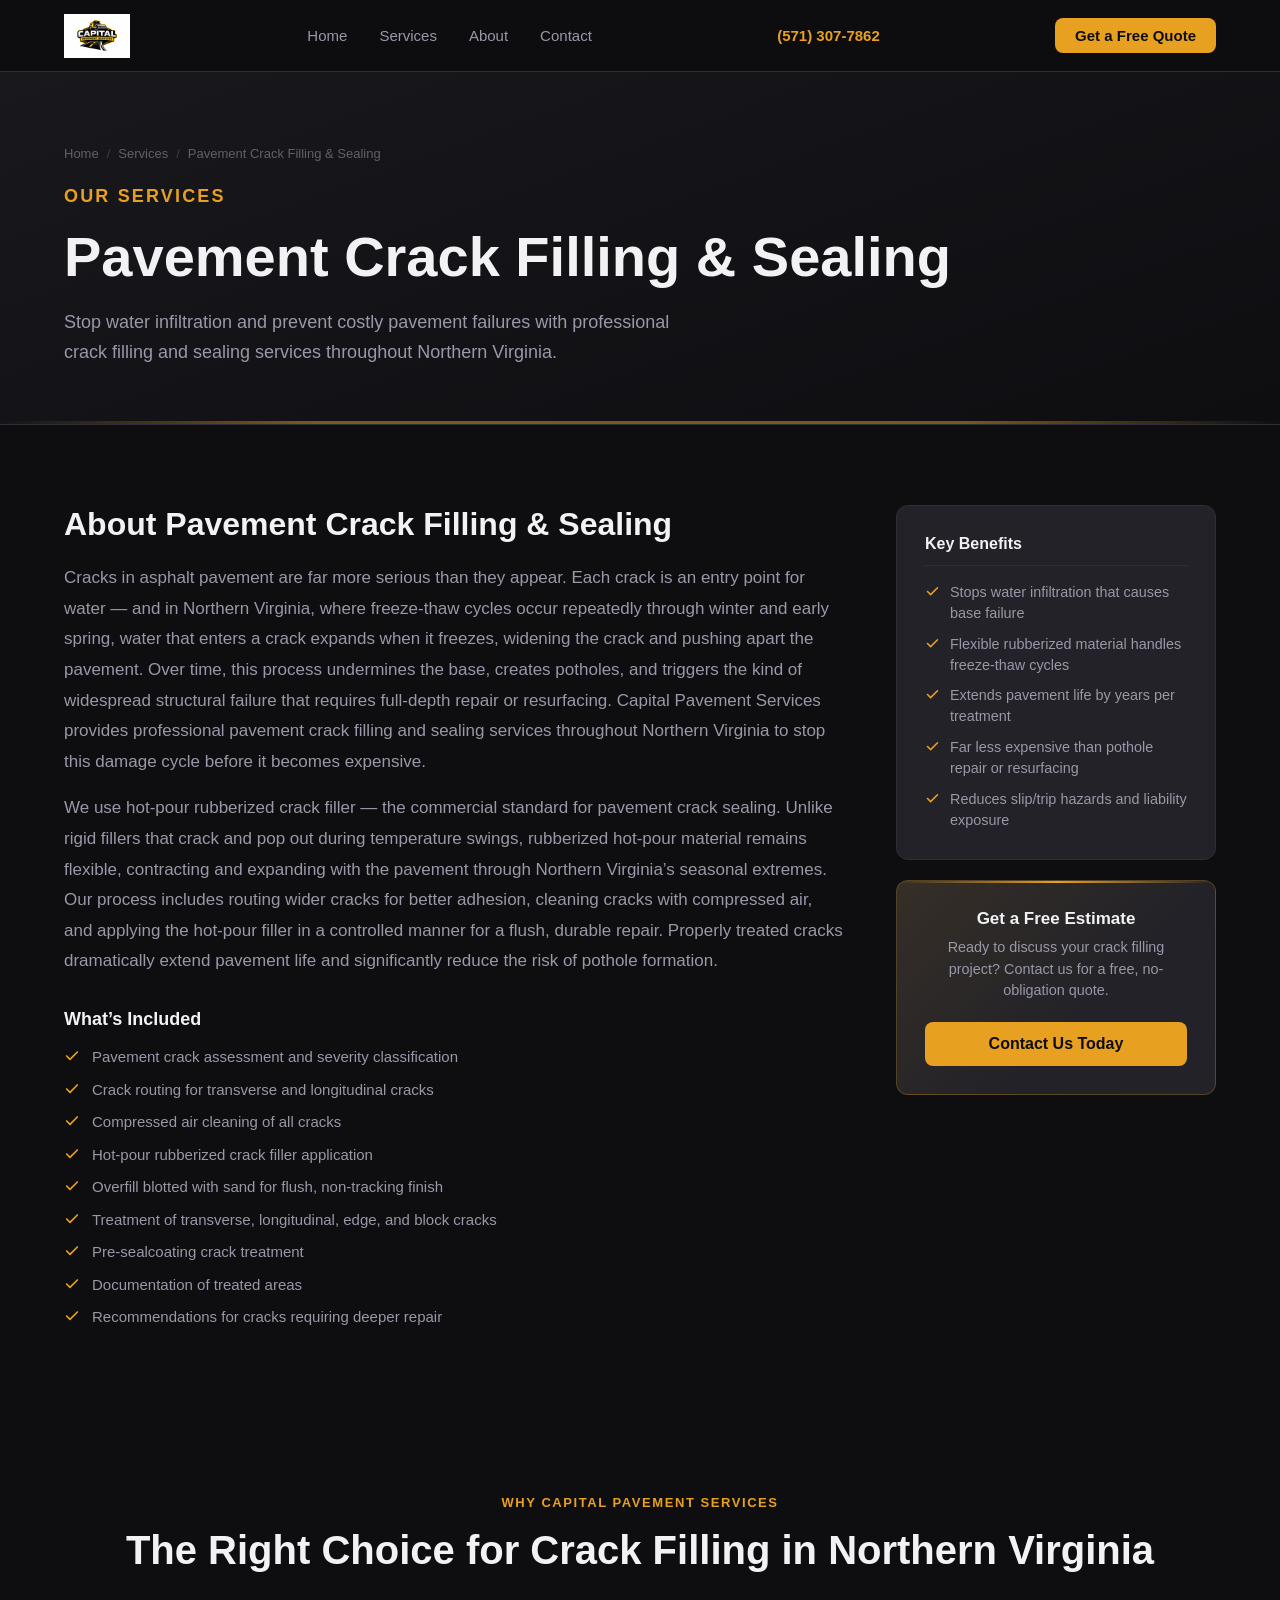
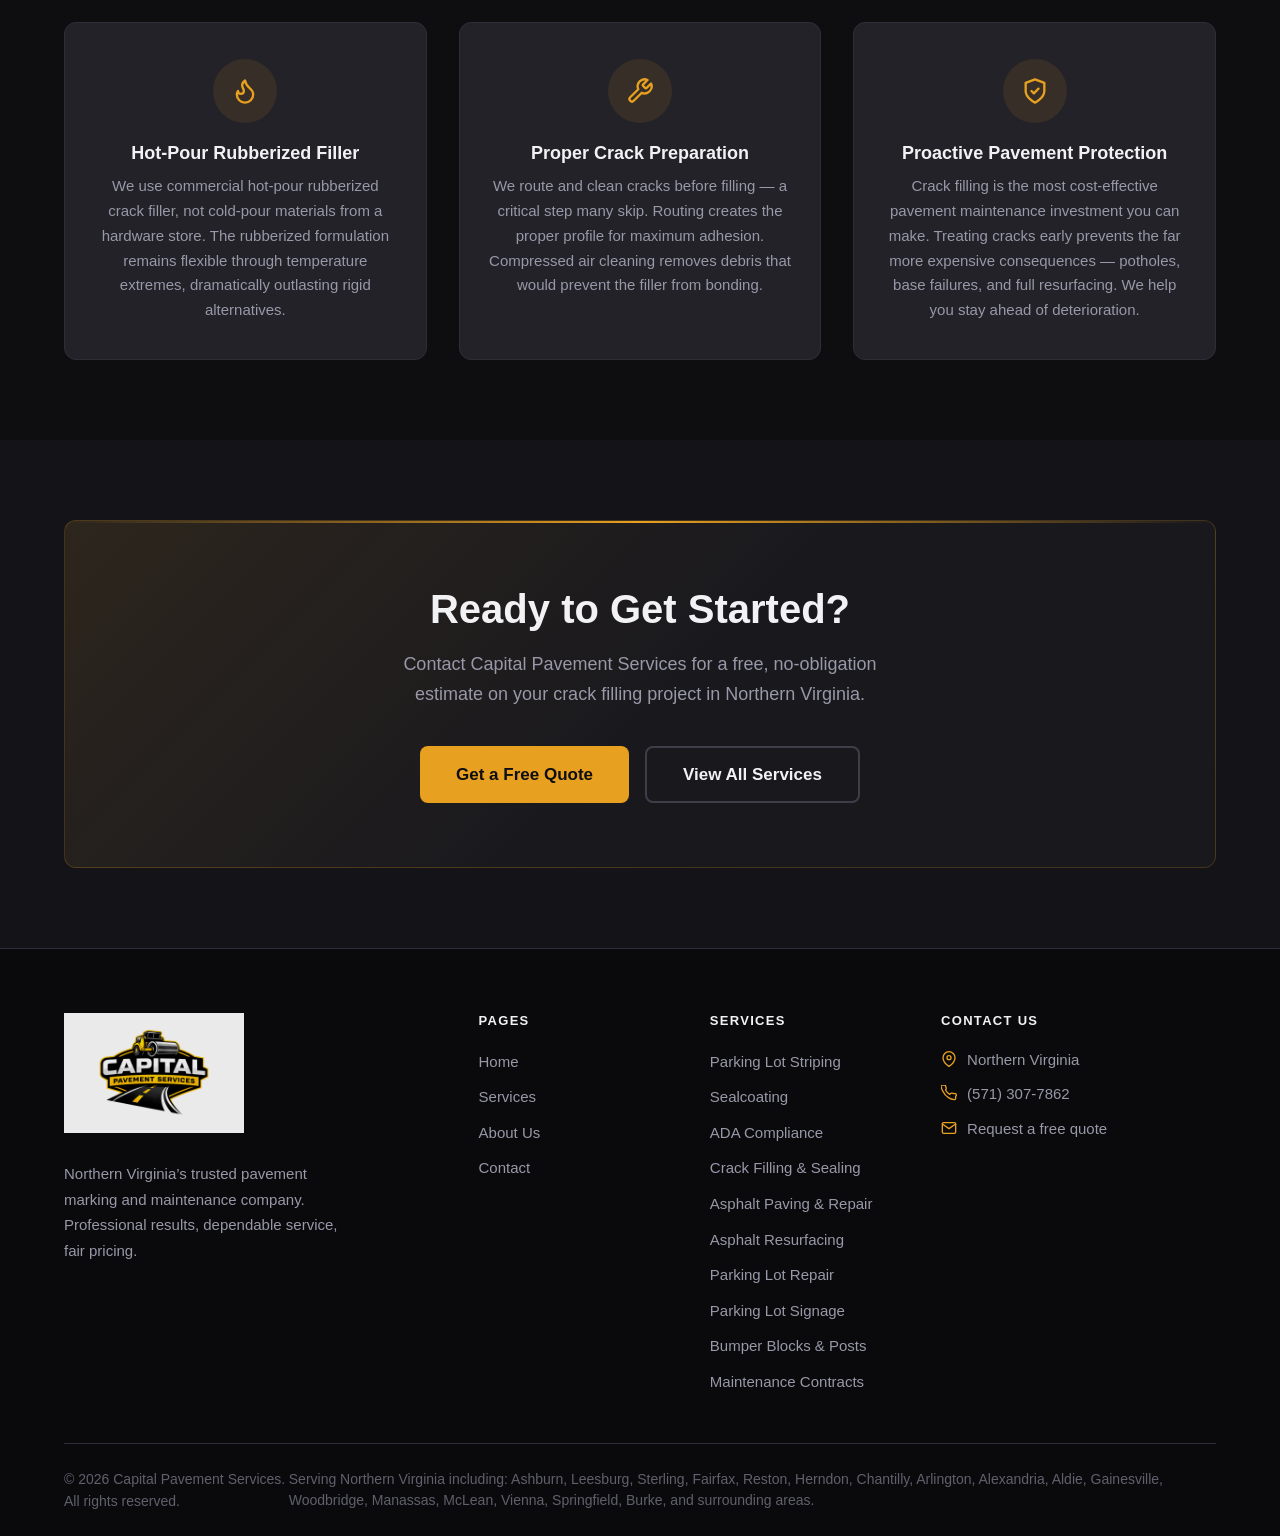
<file: crack-filling.html>
<!DOCTYPE html>
<html lang="en">
<head>
  <meta charset="UTF-8" />
  <meta name="viewport" content="width=device-width, initial-scale=1.0" />
  <title>Pavement Crack Filling &amp; Sealing | Northern Virginia | Capital Pavement Services</title>
  <meta name="description" content="Professional pavement crack filling and sealing services in Northern Virginia. Hot-pour rubberized crack filler that stops water infiltration and extends pavement life. Serving Fairfax, Arlington, Loudoun, and Prince William counties." />
  <link rel="canonical" href="https://capitalpavementservices.com/crack-filling.html" />
  <link rel="stylesheet" href="css/styles.css" />
  <!-- ===== STRUCTURED DATA: HomeAndConstructionBusiness ===== -->
  <script type="application/ld+json">
  {
    "@context": "https://schema.org",
    "@type": "HomeAndConstructionBusiness",
    "name": "Capital Pavement Services",
    "url": "https://capitalpavementservices.com",
    "telephone": "+15713077862",
    "description": "Professional parking lot striping, sealcoating, crack filling, and pavement maintenance services for commercial properties throughout Northern Virginia.",
    "priceRange": "$",
    "areaServed": [
      {"@type": "City", "name": "Ashburn"},
      {"@type": "City", "name": "Leesburg"},
      {"@type": "City", "name": "Herndon"},
      {"@type": "City", "name": "Reston"},
      {"@type": "City", "name": "Sterling"},
      {"@type": "City", "name": "Chantilly"},
      {"@type": "City", "name": "Manassas"},
      {"@type": "City", "name": "Springfield"},
      {"@type": "City", "name": "Burke"},
      {"@type": "City", "name": "McLean"},
      {"@type": "City", "name": "Vienna"},
      {"@type": "City", "name": "Woodbridge"},
      {"@type": "City", "name": "Alexandria"},
      {"@type": "AdministrativeArea", "name": "Fairfax County"},
      {"@type": "AdministrativeArea", "name": "Loudoun County"},
      {"@type": "AdministrativeArea", "name": "Prince William County"},
      {"@type": "AdministrativeArea", "name": "Arlington County"}
    ],
    "address": {
      "@type": "PostalAddress",
      "addressRegion": "VA",
      "addressCountry": "US"
    },
    "openingHours": "Mo-Sa 08:00-18:00"
  }
  </script>
</head>
<body>

  <nav class="nav" role="navigation" aria-label="Main navigation">
    <div class="container nav-inner">
      <a href="index.html" class="nav-logo" aria-label="Capital Pavement Services Home">
        <img src="images/Capital%20Pavement%20Logo.png" alt="Capital Pavement Services — Northern Virginia" class="nav-logo-img" />
      </a>
      <ul class="nav-links" role="list">
        <li><a href="index.html" class="nav-link">Home</a></li>
        <li><a href="services.html" class="nav-link">Services</a></li>
        <li><a href="about.html" class="nav-link">About</a></li>
        <li><a href="contact.html" class="nav-link">Contact</a></li>
      </ul>
      <a href="tel:5713077862" class="nav-phone">(571) 307-7862</a>
      <a href="contact.html" class="btn btn-primary nav-cta">Get a Free Quote</a>
      <button class="nav-toggle" id="navToggle" aria-expanded="false" aria-label="Open menu">
        <span></span><span></span><span></span>
      </button>
    </div>
  </nav>
  <div class="mobile-nav" id="mobileNav" role="dialog" aria-label="Mobile menu">
    <a href="index.html" class="mobile-nav-link">Home</a>
    <a href="services.html" class="mobile-nav-link">Services</a>
    <a href="about.html" class="mobile-nav-link">About</a>
    <a href="contact.html" class="mobile-nav-link">Contact</a>
    <a href="tel:5713077862" class="mobile-nav-phone">&#9990; Call: (571) 307-7862</a>
    <a href="contact.html" class="btn btn-primary mobile-nav-cta">Get a Free Quote</a>
  </div>

  <header class="page-hero" aria-label="Pavement Crack Filling &amp; Sealing page hero">
    <div class="container">
      <nav class="breadcrumb" aria-label="Breadcrumb">
        <a href="index.html">Home</a>
        <span class="breadcrumb-sep">/</span>
        <a href="services.html">Services</a>
        <span class="breadcrumb-sep">/</span>
        <span>Pavement Crack Filling &amp; Sealing</span>
      </nav>
      <p class="page-hero-label">Our Services</p>
      <h1>Pavement Crack Filling &amp; Sealing</h1>
      <p>Stop water infiltration and prevent costly pavement failures with professional crack filling and sealing services throughout Northern Virginia.</p>
    </div>
  </header>

  <!-- OVERVIEW -->
  <section class="section" aria-labelledby="crack-heading">
    <div class="container">
      <div class="service-page-layout">
        <div class="service-page-main">
          <h2 id="crack-heading">About Pavement Crack Filling &amp; Sealing</h2>
          <p>Cracks in asphalt pavement are far more serious than they appear. Each crack is an entry point for water &mdash; and in Northern Virginia, where freeze-thaw cycles occur repeatedly through winter and early spring, water that enters a crack expands when it freezes, widening the crack and pushing apart the pavement. Over time, this process undermines the base, creates potholes, and triggers the kind of widespread structural failure that requires full-depth repair or resurfacing. Capital Pavement Services provides professional pavement crack filling and sealing services throughout Northern Virginia to stop this damage cycle before it becomes expensive.</p>
          <p>We use hot-pour rubberized crack filler &mdash; the commercial standard for pavement crack sealing. Unlike rigid fillers that crack and pop out during temperature swings, rubberized hot-pour material remains flexible, contracting and expanding with the pavement through Northern Virginia&rsquo;s seasonal extremes. Our process includes routing wider cracks for better adhesion, cleaning cracks with compressed air, and applying the hot-pour filler in a controlled manner for a flush, durable repair. Properly treated cracks dramatically extend pavement life and significantly reduce the risk of pothole formation.</p>
          <h3>What&rsquo;s Included</h3>
          <ul class="service-include-list">
            <li>
              <svg viewBox="0 0 24 24" fill="none" stroke="currentColor" stroke-width="2.5" stroke-linecap="round" stroke-linejoin="round" aria-hidden="true"><polyline points="20 6 9 17 4 12"/></svg>
              Pavement crack assessment and severity classification
            </li>
            <li>
              <svg viewBox="0 0 24 24" fill="none" stroke="currentColor" stroke-width="2.5" stroke-linecap="round" stroke-linejoin="round" aria-hidden="true"><polyline points="20 6 9 17 4 12"/></svg>
              Crack routing for transverse and longitudinal cracks
            </li>
            <li>
              <svg viewBox="0 0 24 24" fill="none" stroke="currentColor" stroke-width="2.5" stroke-linecap="round" stroke-linejoin="round" aria-hidden="true"><polyline points="20 6 9 17 4 12"/></svg>
              Compressed air cleaning of all cracks
            </li>
            <li>
              <svg viewBox="0 0 24 24" fill="none" stroke="currentColor" stroke-width="2.5" stroke-linecap="round" stroke-linejoin="round" aria-hidden="true"><polyline points="20 6 9 17 4 12"/></svg>
              Hot-pour rubberized crack filler application
            </li>
            <li>
              <svg viewBox="0 0 24 24" fill="none" stroke="currentColor" stroke-width="2.5" stroke-linecap="round" stroke-linejoin="round" aria-hidden="true"><polyline points="20 6 9 17 4 12"/></svg>
              Overfill blotted with sand for flush, non-tracking finish
            </li>
            <li>
              <svg viewBox="0 0 24 24" fill="none" stroke="currentColor" stroke-width="2.5" stroke-linecap="round" stroke-linejoin="round" aria-hidden="true"><polyline points="20 6 9 17 4 12"/></svg>
              Treatment of transverse, longitudinal, edge, and block cracks
            </li>
            <li>
              <svg viewBox="0 0 24 24" fill="none" stroke="currentColor" stroke-width="2.5" stroke-linecap="round" stroke-linejoin="round" aria-hidden="true"><polyline points="20 6 9 17 4 12"/></svg>
              Pre-sealcoating crack treatment
            </li>
            <li>
              <svg viewBox="0 0 24 24" fill="none" stroke="currentColor" stroke-width="2.5" stroke-linecap="round" stroke-linejoin="round" aria-hidden="true"><polyline points="20 6 9 17 4 12"/></svg>
              Documentation of treated areas
            </li>
            <li>
              <svg viewBox="0 0 24 24" fill="none" stroke="currentColor" stroke-width="2.5" stroke-linecap="round" stroke-linejoin="round" aria-hidden="true"><polyline points="20 6 9 17 4 12"/></svg>
              Recommendations for cracks requiring deeper repair
            </li>
          </ul>
        </div>
        <aside class="service-sidebar" aria-label="Crack Filling benefits">
          <div class="sidebar-card">
            <h3>Key Benefits</h3>
            <ul class="sidebar-benefit-list">
              <li>
                <svg viewBox="0 0 24 24" fill="none" stroke="currentColor" stroke-width="2.5" stroke-linecap="round" stroke-linejoin="round" aria-hidden="true"><polyline points="20 6 9 17 4 12"/></svg>
                Stops water infiltration that causes base failure
              </li>
              <li>
                <svg viewBox="0 0 24 24" fill="none" stroke="currentColor" stroke-width="2.5" stroke-linecap="round" stroke-linejoin="round" aria-hidden="true"><polyline points="20 6 9 17 4 12"/></svg>
                Flexible rubberized material handles freeze-thaw cycles
              </li>
              <li>
                <svg viewBox="0 0 24 24" fill="none" stroke="currentColor" stroke-width="2.5" stroke-linecap="round" stroke-linejoin="round" aria-hidden="true"><polyline points="20 6 9 17 4 12"/></svg>
                Extends pavement life by years per treatment
              </li>
              <li>
                <svg viewBox="0 0 24 24" fill="none" stroke="currentColor" stroke-width="2.5" stroke-linecap="round" stroke-linejoin="round" aria-hidden="true"><polyline points="20 6 9 17 4 12"/></svg>
                Far less expensive than pothole repair or resurfacing
              </li>
              <li>
                <svg viewBox="0 0 24 24" fill="none" stroke="currentColor" stroke-width="2.5" stroke-linecap="round" stroke-linejoin="round" aria-hidden="true"><polyline points="20 6 9 17 4 12"/></svg>
                Reduces slip/trip hazards and liability exposure
              </li>
            </ul>
          </div>
          <div class="sidebar-cta-card">
            <h3>Get a Free Estimate</h3>
            <p>Ready to discuss your crack filling project? Contact us for a free, no-obligation quote.</p>
            <a href="contact.html" class="btn btn-primary">Contact Us Today</a>
          </div>
        </aside>
      </div>
    </div>
  </section>

  <!-- WHY CHOOSE US -->
  <section class="section" aria-labelledby="crack-why">
    <div class="container">
      <div class="section-header centered">
        <p class="section-label">Why Capital Pavement Services</p>
        <h2 class="section-title" id="crack-why">The Right Choice for Crack Filling in Northern Virginia</h2>
      </div>
      <div class="features-grid">
        <div class="feature-item">
          <div class="feature-icon">
            <svg viewBox="0 0 24 24" fill="none" stroke="currentColor" stroke-width="2" stroke-linecap="round" stroke-linejoin="round" aria-hidden="true"><path d="M8.5 14.5A2.5 2.5 0 0011 12c0-1.38-.5-2-1-3-1.072-2.143-.224-4.054 2-6 .5 2.5 2 4.9 4 6.5 2 1.6 3 3.5 3 5.5a7 7 0 11-14 0c0-1.153.433-2.294 1-3a2.5 2.5 0 002.5 2.5z"/></svg>
          </div>
          <h3>Hot-Pour Rubberized Filler</h3>
          <p>We use commercial hot-pour rubberized crack filler, not cold-pour materials from a hardware store. The rubberized formulation remains flexible through temperature extremes, dramatically outlasting rigid alternatives.</p>
        </div>
        <div class="feature-item">
          <div class="feature-icon">
            <svg viewBox="0 0 24 24" fill="none" stroke="currentColor" stroke-width="2" stroke-linecap="round" stroke-linejoin="round" aria-hidden="true"><path d="M14.7 6.3a1 1 0 000 1.4l1.6 1.6a1 1 0 001.4 0l3.77-3.77a6 6 0 01-7.94 7.94l-6.91 6.91a2.12 2.12 0 01-3-3l6.91-6.91a6 6 0 017.94-7.94l-3.76 3.76z"/></svg>
          </div>
          <h3>Proper Crack Preparation</h3>
          <p>We route and clean cracks before filling &mdash; a critical step many skip. Routing creates the proper profile for maximum adhesion. Compressed air cleaning removes debris that would prevent the filler from bonding.</p>
        </div>
        <div class="feature-item">
          <div class="feature-icon">
            <svg viewBox="0 0 24 24" fill="none" stroke="currentColor" stroke-width="2" stroke-linecap="round" stroke-linejoin="round" aria-hidden="true"><path d="M12 22s8-4 8-10V5l-8-3-8 3v7c0 6 8 10 8 10z"/><polyline points="9 12 11 14 15 10"/></svg>
          </div>
          <h3>Proactive Pavement Protection</h3>
          <p>Crack filling is the most cost-effective pavement maintenance investment you can make. Treating cracks early prevents the far more expensive consequences &mdash; potholes, base failures, and full resurfacing. We help you stay ahead of deterioration.</p>
        </div>
      </div>
    </div>
  </section>

  <!-- CTA BANNER -->
  <section class="section section-alt" aria-labelledby="crack-cta">
    <div class="container">
      <div class="cta-banner">
        <h2 id="crack-cta">Ready to Get Started?</h2>
        <p>Contact Capital Pavement Services for a free, no-obligation estimate on your crack filling project in Northern Virginia.</p>
        <div class="cta-banner-actions">
          <a href="contact.html" class="btn btn-primary btn-lg">Get a Free Quote</a>
          <a href="services.html" class="btn btn-secondary btn-lg">View All Services</a>
        </div>
      </div>
    </div>
  </section>

  <footer class="footer" role="contentinfo">
    <div class="container">
      <div class="footer-grid">
        <div class="footer-brand">
          <div class="footer-logo">
            <img src="images/Capital%20Pavement%20Logo.png" alt="Capital Pavement Services — Northern Virginia" class="footer-logo-img" />
          </div>
          <p>Northern Virginia&rsquo;s trusted pavement marking and maintenance company. Professional results, dependable service, fair pricing.</p>
        </div>
        <div class="footer-col">
          <h4>Pages</h4>
          <ul class="footer-links" role="list">
            <li><a href="index.html" class="footer-link">Home</a></li>
            <li><a href="services.html" class="footer-link">Services</a></li>
            <li><a href="about.html" class="footer-link">About Us</a></li>
            <li><a href="contact.html" class="footer-link">Contact</a></li>
          </ul>
        </div>
        <div class="footer-col">
          <h4>Services</h4>
          <ul class="footer-links" role="list">
            <li><a href="parking-lot-striping.html" class="footer-link">Parking Lot Striping</a></li>
            <li><a href="sealcoating.html" class="footer-link">Sealcoating</a></li>
            <li><a href="ada-compliance.html" class="footer-link">ADA Compliance</a></li>
            <li><a href="crack-filling.html" class="footer-link">Crack Filling &amp; Sealing</a></li>
            <li><a href="asphalt-paving.html" class="footer-link">Asphalt Paving &amp; Repair</a></li>
            <li><a href="asphalt-resurfacing.html" class="footer-link">Asphalt Resurfacing</a></li>
            <li><a href="parking-lot-maintenance.html" class="footer-link">Parking Lot Repair</a></li>
            <li><a href="parking-lot-signage.html" class="footer-link">Parking Lot Signage</a></li>
            <li><a href="bumper-block-installation.html" class="footer-link">Bumper Blocks &amp; Posts</a></li>
            <li><a href="maintenance-contracts.html" class="footer-link">Maintenance Contracts</a></li>
          </ul>
        </div>
        <div class="footer-col">
          <h4>Contact Us</h4>
          <div class="footer-contact-item">
            <svg viewBox="0 0 24 24" fill="none" stroke="currentColor" stroke-width="2" stroke-linecap="round" stroke-linejoin="round" aria-hidden="true"><path d="M21 10c0 7-9 13-9 13s-9-6-9-13a9 9 0 0118 0z"/><circle cx="12" cy="10" r="3"/></svg>
            <span>Northern Virginia</span>
          </div>
          <div class="footer-contact-item" style="margin-top:10px;">
            <svg viewBox="0 0 24 24" fill="none" stroke="currentColor" stroke-width="2" stroke-linecap="round" stroke-linejoin="round" aria-hidden="true"><path d="M22 16.92v3a2 2 0 01-2.18 2 19.79 19.79 0 01-8.63-3.07A19.5 19.5 0 013.07 9.81 19.79 19.79 0 01.01 1.18 2 2 0 012 .01h3a2 2 0 012 1.72c.127.96.361 1.903.7 2.81a2 2 0 01-.45 2.11L6.91 7.91a16 16 0 006.18 6.18l1.27-1.27a2 2 0 012.11-.45c.907.339 1.85.573 2.81.7A2 2 0 0122 16.92z"/></svg>
            <span><a href="tel:5713077862" style="color:var(--text-secondary);">(571) 307-7862</a></span>
          </div>
          <div class="footer-contact-item" style="margin-top:10px;">
            <svg viewBox="0 0 24 24" fill="none" stroke="currentColor" stroke-width="2" stroke-linecap="round" stroke-linejoin="round" aria-hidden="true"><path d="M4 4h16c1.1 0 2 .9 2 2v12c0 1.1-.9 2-2 2H4c-1.1 0-2-.9-2-2V6c0-1.1.9-2 2-2z"/><polyline points="22,6 12,13 2,6"/></svg>
            <span><a href="contact.html" style="color:var(--text-secondary);">Request a free quote</a></span>
          </div>
        </div>
      </div>
      <div class="footer-bottom">
        <p>&copy; 2026 Capital Pavement Services. All rights reserved.</p>
        <p class="footer-seo-text">Serving Northern Virginia including: Ashburn, Leesburg, Sterling, Fairfax, Reston, Herndon, Chantilly, Arlington, Alexandria, Aldie, Gainesville, Woodbridge, Manassas, McLean, Vienna, Springfield, Burke, and surrounding areas.</p>
      </div>
    </div>
  </footer>
  <script src="js/main.js"></script>

</body>
</html>
</file>
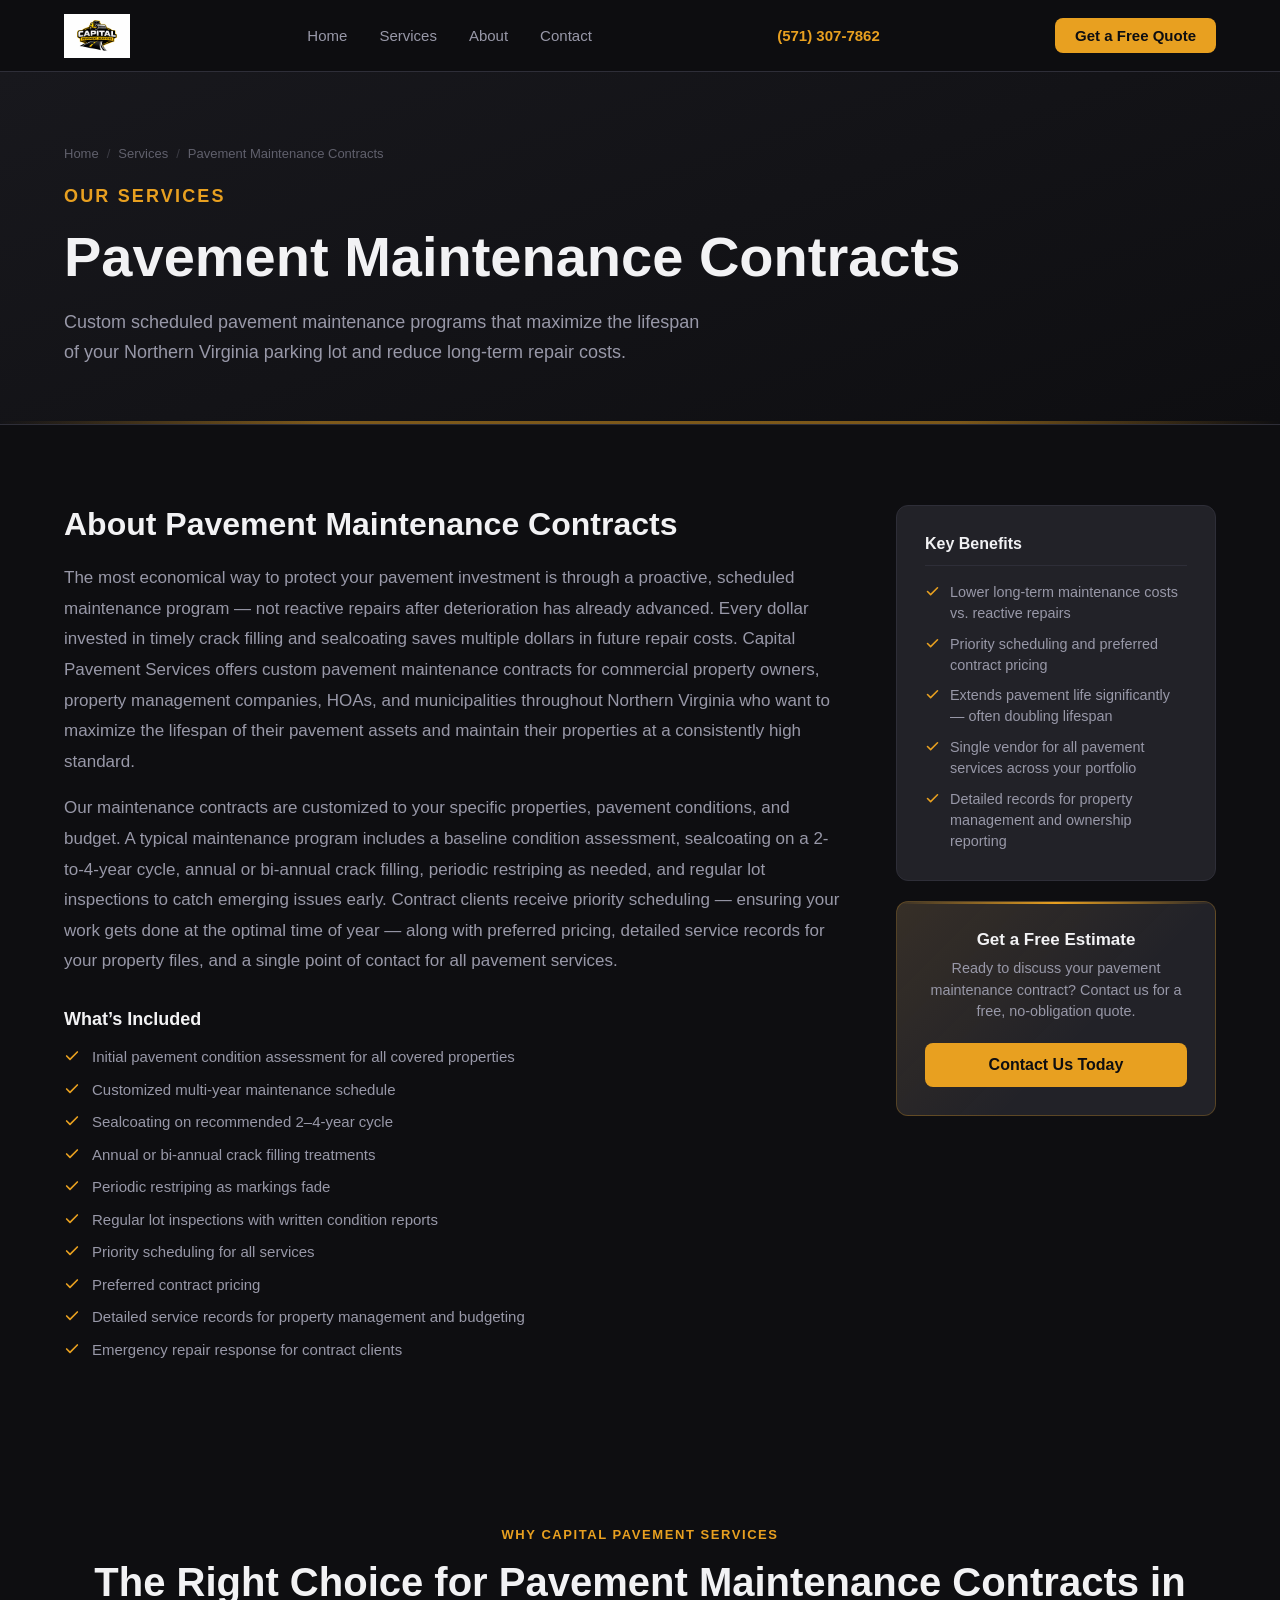
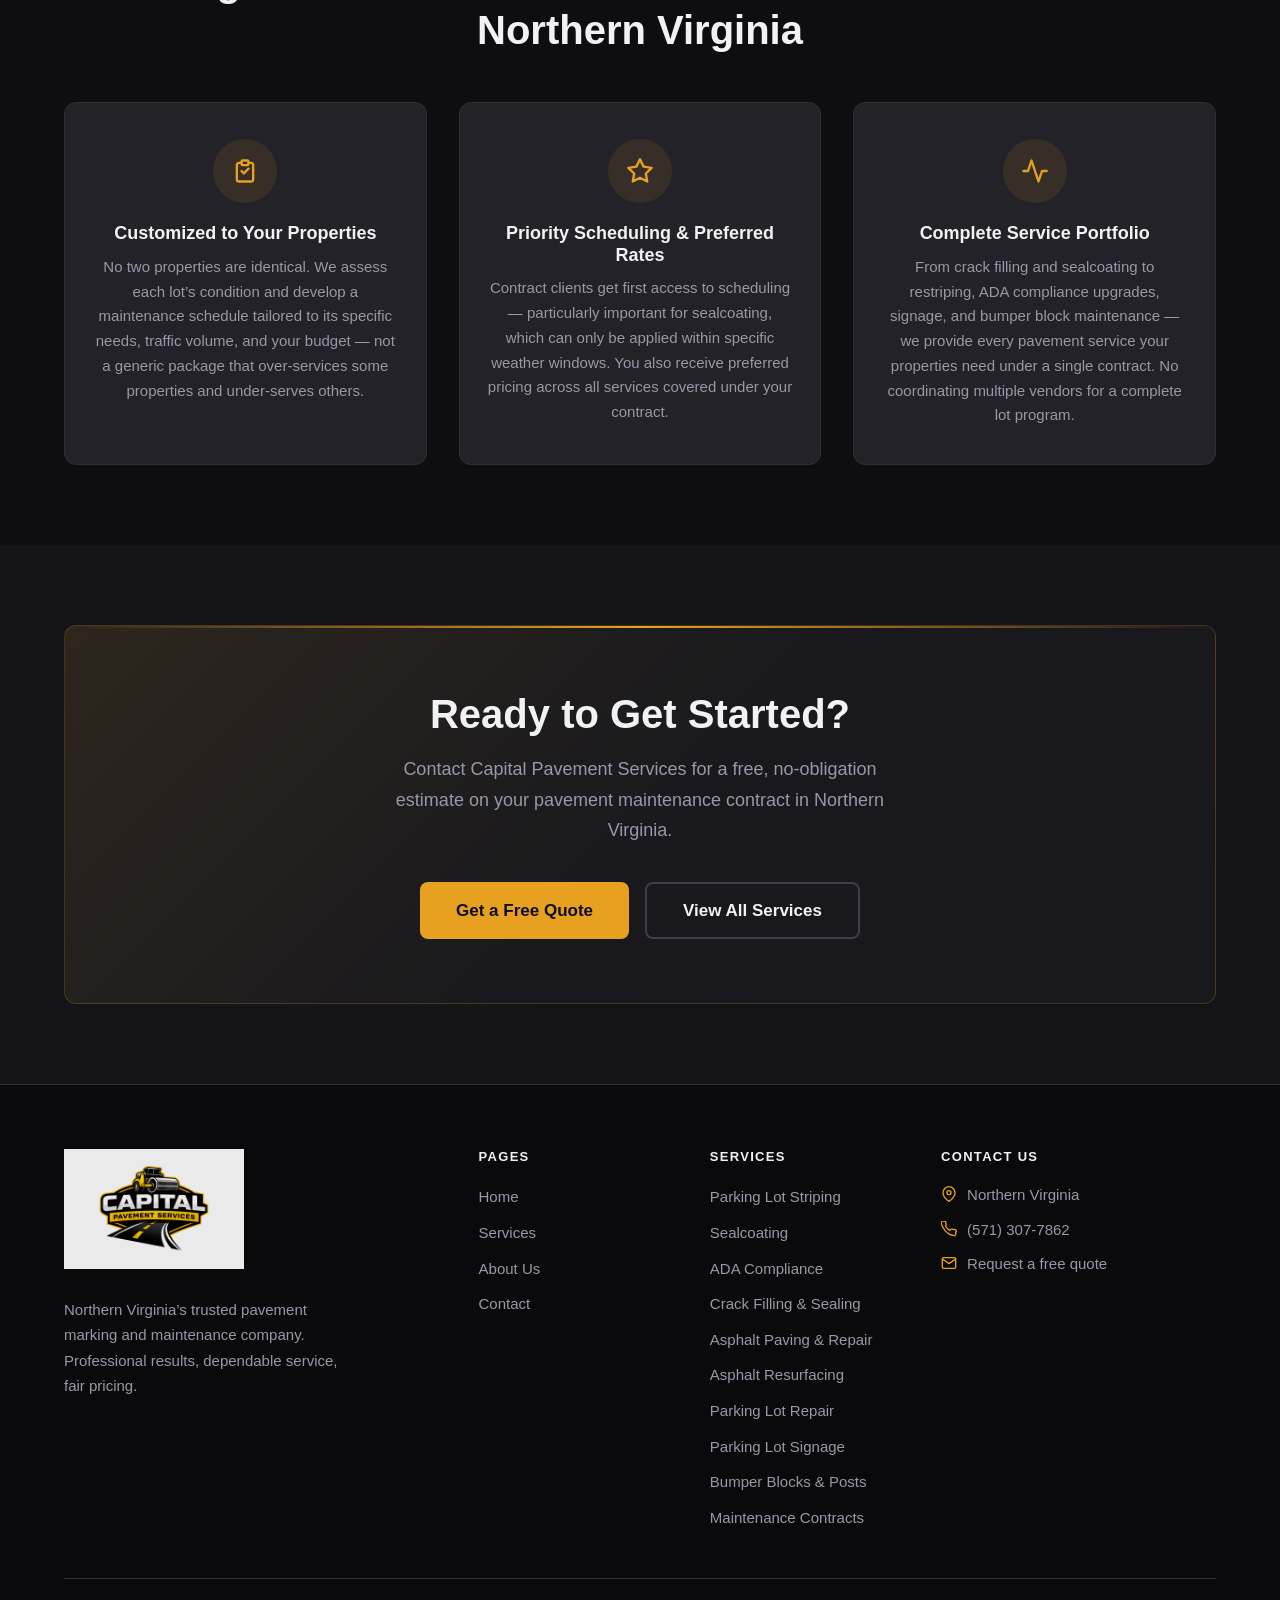
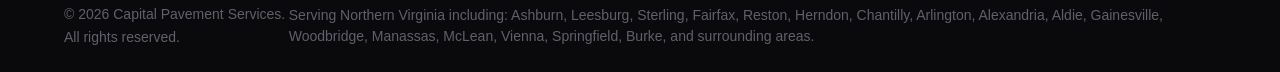
<file: maintenance-contracts.html>
<!DOCTYPE html>
<html lang="en">
<head>
  <meta charset="UTF-8" />
  <meta name="viewport" content="width=device-width, initial-scale=1.0" />
  <title>Pavement Maintenance Contracts | Northern Virginia | Capital Pavement Services</title>
  <meta name="description" content="Pavement maintenance contracts for commercial properties in Northern Virginia. Scheduled sealcoating, crack filling, restriping, and inspections. Priority scheduling and preferred rates for contract clients. Serving Fairfax, Arlington, Loudoun, and Prince William counties." />
  <link rel="canonical" href="https://capitalpavementservices.com/maintenance-contracts.html" />
  <link rel="stylesheet" href="css/styles.css" />
  <!-- ===== STRUCTURED DATA: HomeAndConstructionBusiness ===== -->
  <script type="application/ld+json">
  {
    "@context": "https://schema.org",
    "@type": "HomeAndConstructionBusiness",
    "name": "Capital Pavement Services",
    "url": "https://capitalpavementservices.com",
    "telephone": "+15713077862",
    "description": "Professional parking lot striping, sealcoating, crack filling, and pavement maintenance services for commercial properties throughout Northern Virginia.",
    "priceRange": "$",
    "areaServed": [
      {"@type": "City", "name": "Ashburn"},
      {"@type": "City", "name": "Leesburg"},
      {"@type": "City", "name": "Herndon"},
      {"@type": "City", "name": "Reston"},
      {"@type": "City", "name": "Sterling"},
      {"@type": "City", "name": "Chantilly"},
      {"@type": "City", "name": "Manassas"},
      {"@type": "City", "name": "Springfield"},
      {"@type": "City", "name": "Burke"},
      {"@type": "City", "name": "McLean"},
      {"@type": "City", "name": "Vienna"},
      {"@type": "City", "name": "Woodbridge"},
      {"@type": "City", "name": "Alexandria"},
      {"@type": "AdministrativeArea", "name": "Fairfax County"},
      {"@type": "AdministrativeArea", "name": "Loudoun County"},
      {"@type": "AdministrativeArea", "name": "Prince William County"},
      {"@type": "AdministrativeArea", "name": "Arlington County"}
    ],
    "address": {
      "@type": "PostalAddress",
      "addressRegion": "VA",
      "addressCountry": "US"
    },
    "openingHours": "Mo-Sa 08:00-18:00"
  }
  </script>
</head>
<body>
  <nav class="nav" role="navigation" aria-label="Main navigation">
    <div class="container nav-inner">
      <a href="index.html" class="nav-logo" aria-label="Capital Pavement Services Home">
        <img src="images/Capital%20Pavement%20Logo.png" alt="Capital Pavement Services — Northern Virginia" class="nav-logo-img" />
      </a>
      <ul class="nav-links" role="list">
        <li><a href="index.html" class="nav-link">Home</a></li>
        <li><a href="services.html" class="nav-link">Services</a></li>
        <li><a href="about.html" class="nav-link">About</a></li>
        <li><a href="contact.html" class="nav-link">Contact</a></li>
      </ul>
      <a href="tel:5713077862" class="nav-phone">(571) 307-7862</a>
      <a href="contact.html" class="btn btn-primary nav-cta">Get a Free Quote</a>
      <button class="nav-toggle" id="navToggle" aria-expanded="false" aria-label="Open menu">
        <span></span><span></span><span></span>
      </button>
    </div>
  </nav>
  <div class="mobile-nav" id="mobileNav" role="dialog" aria-label="Mobile menu">
    <a href="index.html" class="mobile-nav-link">Home</a>
    <a href="services.html" class="mobile-nav-link">Services</a>
    <a href="about.html" class="mobile-nav-link">About</a>
    <a href="contact.html" class="mobile-nav-link">Contact</a>
    <a href="tel:5713077862" class="mobile-nav-phone">&#9990; Call: (571) 307-7862</a>
    <a href="contact.html" class="btn btn-primary mobile-nav-cta">Get a Free Quote</a>
  </div>

  <header class="page-hero" aria-label="Pavement Maintenance Contracts page hero">
    <div class="container">
      <nav class="breadcrumb" aria-label="Breadcrumb">
        <a href="index.html">Home</a>
        <span class="breadcrumb-sep">/</span>
        <a href="services.html">Services</a>
        <span class="breadcrumb-sep">/</span>
        <span>Pavement Maintenance Contracts</span>
      </nav>
      <p class="page-hero-label">Our Services</p>
      <h1>Pavement Maintenance Contracts</h1>
      <p>Custom scheduled pavement maintenance programs that maximize the lifespan of your Northern Virginia parking lot and reduce long-term repair costs.</p>
    </div>
  </header>

  <section class="section" aria-labelledby="maintenance-contracts-heading">
    <div class="container">
      <div class="service-page-layout">
        <div class="service-page-main">
          <h2 id="maintenance-contracts-heading">About Pavement Maintenance Contracts</h2>
          <p>The most economical way to protect your pavement investment is through a proactive, scheduled maintenance program &mdash; not reactive repairs after deterioration has already advanced. Every dollar invested in timely crack filling and sealcoating saves multiple dollars in future repair costs. Capital Pavement Services offers custom pavement maintenance contracts for commercial property owners, property management companies, HOAs, and municipalities throughout Northern Virginia who want to maximize the lifespan of their pavement assets and maintain their properties at a consistently high standard.</p>
          <p>Our maintenance contracts are customized to your specific properties, pavement conditions, and budget. A typical maintenance program includes a baseline condition assessment, sealcoating on a 2-to-4-year cycle, annual or bi-annual crack filling, periodic restriping as needed, and regular lot inspections to catch emerging issues early. Contract clients receive priority scheduling &mdash; ensuring your work gets done at the optimal time of year &mdash; along with preferred pricing, detailed service records for your property files, and a single point of contact for all pavement services.</p>
          <h3>What&rsquo;s Included</h3>
          <ul class="service-include-list">
            <li><svg viewBox="0 0 24 24" fill="none" stroke="currentColor" stroke-width="2.5" stroke-linecap="round" stroke-linejoin="round" aria-hidden="true"><polyline points="20 6 9 17 4 12"/></svg>Initial pavement condition assessment for all covered properties</li>
            <li><svg viewBox="0 0 24 24" fill="none" stroke="currentColor" stroke-width="2.5" stroke-linecap="round" stroke-linejoin="round" aria-hidden="true"><polyline points="20 6 9 17 4 12"/></svg>Customized multi-year maintenance schedule</li>
            <li><svg viewBox="0 0 24 24" fill="none" stroke="currentColor" stroke-width="2.5" stroke-linecap="round" stroke-linejoin="round" aria-hidden="true"><polyline points="20 6 9 17 4 12"/></svg>Sealcoating on recommended 2&ndash;4-year cycle</li>
            <li><svg viewBox="0 0 24 24" fill="none" stroke="currentColor" stroke-width="2.5" stroke-linecap="round" stroke-linejoin="round" aria-hidden="true"><polyline points="20 6 9 17 4 12"/></svg>Annual or bi-annual crack filling treatments</li>
            <li><svg viewBox="0 0 24 24" fill="none" stroke="currentColor" stroke-width="2.5" stroke-linecap="round" stroke-linejoin="round" aria-hidden="true"><polyline points="20 6 9 17 4 12"/></svg>Periodic restriping as markings fade</li>
            <li><svg viewBox="0 0 24 24" fill="none" stroke="currentColor" stroke-width="2.5" stroke-linecap="round" stroke-linejoin="round" aria-hidden="true"><polyline points="20 6 9 17 4 12"/></svg>Regular lot inspections with written condition reports</li>
            <li><svg viewBox="0 0 24 24" fill="none" stroke="currentColor" stroke-width="2.5" stroke-linecap="round" stroke-linejoin="round" aria-hidden="true"><polyline points="20 6 9 17 4 12"/></svg>Priority scheduling for all services</li>
            <li><svg viewBox="0 0 24 24" fill="none" stroke="currentColor" stroke-width="2.5" stroke-linecap="round" stroke-linejoin="round" aria-hidden="true"><polyline points="20 6 9 17 4 12"/></svg>Preferred contract pricing</li>
            <li><svg viewBox="0 0 24 24" fill="none" stroke="currentColor" stroke-width="2.5" stroke-linecap="round" stroke-linejoin="round" aria-hidden="true"><polyline points="20 6 9 17 4 12"/></svg>Detailed service records for property management and budgeting</li>
            <li><svg viewBox="0 0 24 24" fill="none" stroke="currentColor" stroke-width="2.5" stroke-linecap="round" stroke-linejoin="round" aria-hidden="true"><polyline points="20 6 9 17 4 12"/></svg>Emergency repair response for contract clients</li>
          </ul>
        </div>
        <aside class="service-sidebar" aria-label="Pavement Maintenance Contracts benefits">
          <div class="sidebar-card">
            <h3>Key Benefits</h3>
            <ul class="sidebar-benefit-list">
              <li><svg viewBox="0 0 24 24" fill="none" stroke="currentColor" stroke-width="2.5" stroke-linecap="round" stroke-linejoin="round" aria-hidden="true"><polyline points="20 6 9 17 4 12"/></svg>Lower long-term maintenance costs vs. reactive repairs</li>
              <li><svg viewBox="0 0 24 24" fill="none" stroke="currentColor" stroke-width="2.5" stroke-linecap="round" stroke-linejoin="round" aria-hidden="true"><polyline points="20 6 9 17 4 12"/></svg>Priority scheduling and preferred contract pricing</li>
              <li><svg viewBox="0 0 24 24" fill="none" stroke="currentColor" stroke-width="2.5" stroke-linecap="round" stroke-linejoin="round" aria-hidden="true"><polyline points="20 6 9 17 4 12"/></svg>Extends pavement life significantly &mdash; often doubling lifespan</li>
              <li><svg viewBox="0 0 24 24" fill="none" stroke="currentColor" stroke-width="2.5" stroke-linecap="round" stroke-linejoin="round" aria-hidden="true"><polyline points="20 6 9 17 4 12"/></svg>Single vendor for all pavement services across your portfolio</li>
              <li><svg viewBox="0 0 24 24" fill="none" stroke="currentColor" stroke-width="2.5" stroke-linecap="round" stroke-linejoin="round" aria-hidden="true"><polyline points="20 6 9 17 4 12"/></svg>Detailed records for property management and ownership reporting</li>
            </ul>
          </div>
          <div class="sidebar-cta-card">
            <h3>Get a Free Estimate</h3>
            <p>Ready to discuss your pavement maintenance contract? Contact us for a free, no-obligation quote.</p>
            <a href="contact.html" class="btn btn-primary">Contact Us Today</a>
          </div>
        </aside>
      </div>
    </div>
  </section>

  <section class="section" aria-labelledby="maintenance-contracts-why">
    <div class="container">
      <div class="section-header centered">
        <p class="section-label">Why Capital Pavement Services</p>
        <h2 class="section-title" id="maintenance-contracts-why">The Right Choice for Pavement Maintenance Contracts in Northern Virginia</h2>
      </div>
      <div class="features-grid">
        <div class="feature-item">
          <div class="feature-icon">
            <svg viewBox="0 0 24 24" fill="none" stroke="currentColor" stroke-width="2" stroke-linecap="round" stroke-linejoin="round" aria-hidden="true"><path d="M9 5H7a2 2 0 00-2 2v12a2 2 0 002 2h10a2 2 0 002-2V7a2 2 0 00-2-2h-2"/><rect x="9" y="3" width="6" height="4" rx="1"/><polyline points="9 12 11 14 15 10"/></svg>
          </div>
          <h3>Customized to Your Properties</h3>
          <p>No two properties are identical. We assess each lot&rsquo;s condition and develop a maintenance schedule tailored to its specific needs, traffic volume, and your budget &mdash; not a generic package that over-services some properties and under-serves others.</p>
        </div>
        <div class="feature-item">
          <div class="feature-icon">
            <svg viewBox="0 0 24 24" fill="none" stroke="currentColor" stroke-width="2" stroke-linecap="round" stroke-linejoin="round" aria-hidden="true"><polygon points="12 2 15.09 8.26 22 9.27 17 14.14 18.18 21.02 12 17.77 5.82 21.02 7 14.14 2 9.27 8.91 8.26 12 2"/></svg>
          </div>
          <h3>Priority Scheduling &amp; Preferred Rates</h3>
          <p>Contract clients get first access to scheduling &mdash; particularly important for sealcoating, which can only be applied within specific weather windows. You also receive preferred pricing across all services covered under your contract.</p>
        </div>
        <div class="feature-item">
          <div class="feature-icon">
            <svg viewBox="0 0 24 24" fill="none" stroke="currentColor" stroke-width="2" stroke-linecap="round" stroke-linejoin="round" aria-hidden="true"><polyline points="22 12 18 12 15 21 9 3 6 12 2 12"/></svg>
          </div>
          <h3>Complete Service Portfolio</h3>
          <p>From crack filling and sealcoating to restriping, ADA compliance upgrades, signage, and bumper block maintenance &mdash; we provide every pavement service your properties need under a single contract. No coordinating multiple vendors for a complete lot program.</p>
        </div>
      </div>
    </div>
  </section>

  <section class="section section-alt" aria-labelledby="maintenance-contracts-cta">
    <div class="container">
      <div class="cta-banner">
        <h2 id="maintenance-contracts-cta">Ready to Get Started?</h2>
        <p>Contact Capital Pavement Services for a free, no-obligation estimate on your pavement maintenance contract in Northern Virginia.</p>
        <div class="cta-banner-actions">
          <a href="contact.html" class="btn btn-primary btn-lg">Get a Free Quote</a>
          <a href="services.html" class="btn btn-secondary btn-lg">View All Services</a>
        </div>
      </div>
    </div>
  </section>

  <footer class="footer" role="contentinfo">
    <div class="container">
      <div class="footer-grid">
        <div class="footer-brand">
          <div class="footer-logo">
            <img src="images/Capital%20Pavement%20Logo.png" alt="Capital Pavement Services — Northern Virginia" class="footer-logo-img" />
          </div>
          <p>Northern Virginia&rsquo;s trusted pavement marking and maintenance company. Professional results, dependable service, fair pricing.</p>
        </div>
        <div class="footer-col">
          <h4>Pages</h4>
          <ul class="footer-links" role="list">
            <li><a href="index.html" class="footer-link">Home</a></li>
            <li><a href="services.html" class="footer-link">Services</a></li>
            <li><a href="about.html" class="footer-link">About Us</a></li>
            <li><a href="contact.html" class="footer-link">Contact</a></li>
          </ul>
        </div>
        <div class="footer-col">
          <h4>Services</h4>
          <ul class="footer-links" role="list">
            <li><a href="parking-lot-striping.html" class="footer-link">Parking Lot Striping</a></li>
            <li><a href="sealcoating.html" class="footer-link">Sealcoating</a></li>
            <li><a href="ada-compliance.html" class="footer-link">ADA Compliance</a></li>
            <li><a href="crack-filling.html" class="footer-link">Crack Filling &amp; Sealing</a></li>
            <li><a href="asphalt-paving.html" class="footer-link">Asphalt Paving &amp; Repair</a></li>
            <li><a href="asphalt-resurfacing.html" class="footer-link">Asphalt Resurfacing</a></li>
            <li><a href="parking-lot-maintenance.html" class="footer-link">Parking Lot Repair</a></li>
            <li><a href="parking-lot-signage.html" class="footer-link">Parking Lot Signage</a></li>
            <li><a href="bumper-block-installation.html" class="footer-link">Bumper Blocks &amp; Posts</a></li>
            <li><a href="maintenance-contracts.html" class="footer-link">Maintenance Contracts</a></li>
          </ul>
        </div>
        <div class="footer-col">
          <h4>Contact Us</h4>
          <div class="footer-contact-item">
            <svg viewBox="0 0 24 24" fill="none" stroke="currentColor" stroke-width="2" stroke-linecap="round" stroke-linejoin="round" aria-hidden="true"><path d="M21 10c0 7-9 13-9 13s-9-6-9-13a9 9 0 0118 0z"/><circle cx="12" cy="10" r="3"/></svg>
            <span>Northern Virginia</span>
          </div>
          <div class="footer-contact-item" style="margin-top:10px;">
            <svg viewBox="0 0 24 24" fill="none" stroke="currentColor" stroke-width="2" stroke-linecap="round" stroke-linejoin="round" aria-hidden="true"><path d="M22 16.92v3a2 2 0 01-2.18 2 19.79 19.79 0 01-8.63-3.07A19.5 19.5 0 013.07 9.81 19.79 19.79 0 01.01 1.18 2 2 0 012 .01h3a2 2 0 012 1.72c.127.96.361 1.903.7 2.81a2 2 0 01-.45 2.11L6.91 7.91a16 16 0 006.18 6.18l1.27-1.27a2 2 0 012.11-.45c.907.339 1.85.573 2.81.7A2 2 0 0122 16.92z"/></svg>
            <span><a href="tel:5713077862" style="color:var(--text-secondary);">(571) 307-7862</a></span>
          </div>
          <div class="footer-contact-item" style="margin-top:10px;">
            <svg viewBox="0 0 24 24" fill="none" stroke="currentColor" stroke-width="2" stroke-linecap="round" stroke-linejoin="round" aria-hidden="true"><path d="M4 4h16c1.1 0 2 .9 2 2v12c0 1.1-.9 2-2 2H4c-1.1 0-2-.9-2-2V6c0-1.1.9-2 2-2z"/><polyline points="22,6 12,13 2,6"/></svg>
            <span><a href="contact.html" style="color:var(--text-secondary);">Request a free quote</a></span>
          </div>
        </div>
      </div>
      <div class="footer-bottom">
        <p>&copy; 2026 Capital Pavement Services. All rights reserved.</p>
        <p class="footer-seo-text">Serving Northern Virginia including: Ashburn, Leesburg, Sterling, Fairfax, Reston, Herndon, Chantilly, Arlington, Alexandria, Aldie, Gainesville, Woodbridge, Manassas, McLean, Vienna, Springfield, Burke, and surrounding areas.</p>
      </div>
    </div>
  </footer>
  <script src="js/main.js"></script>
</body>
</html>
</file>
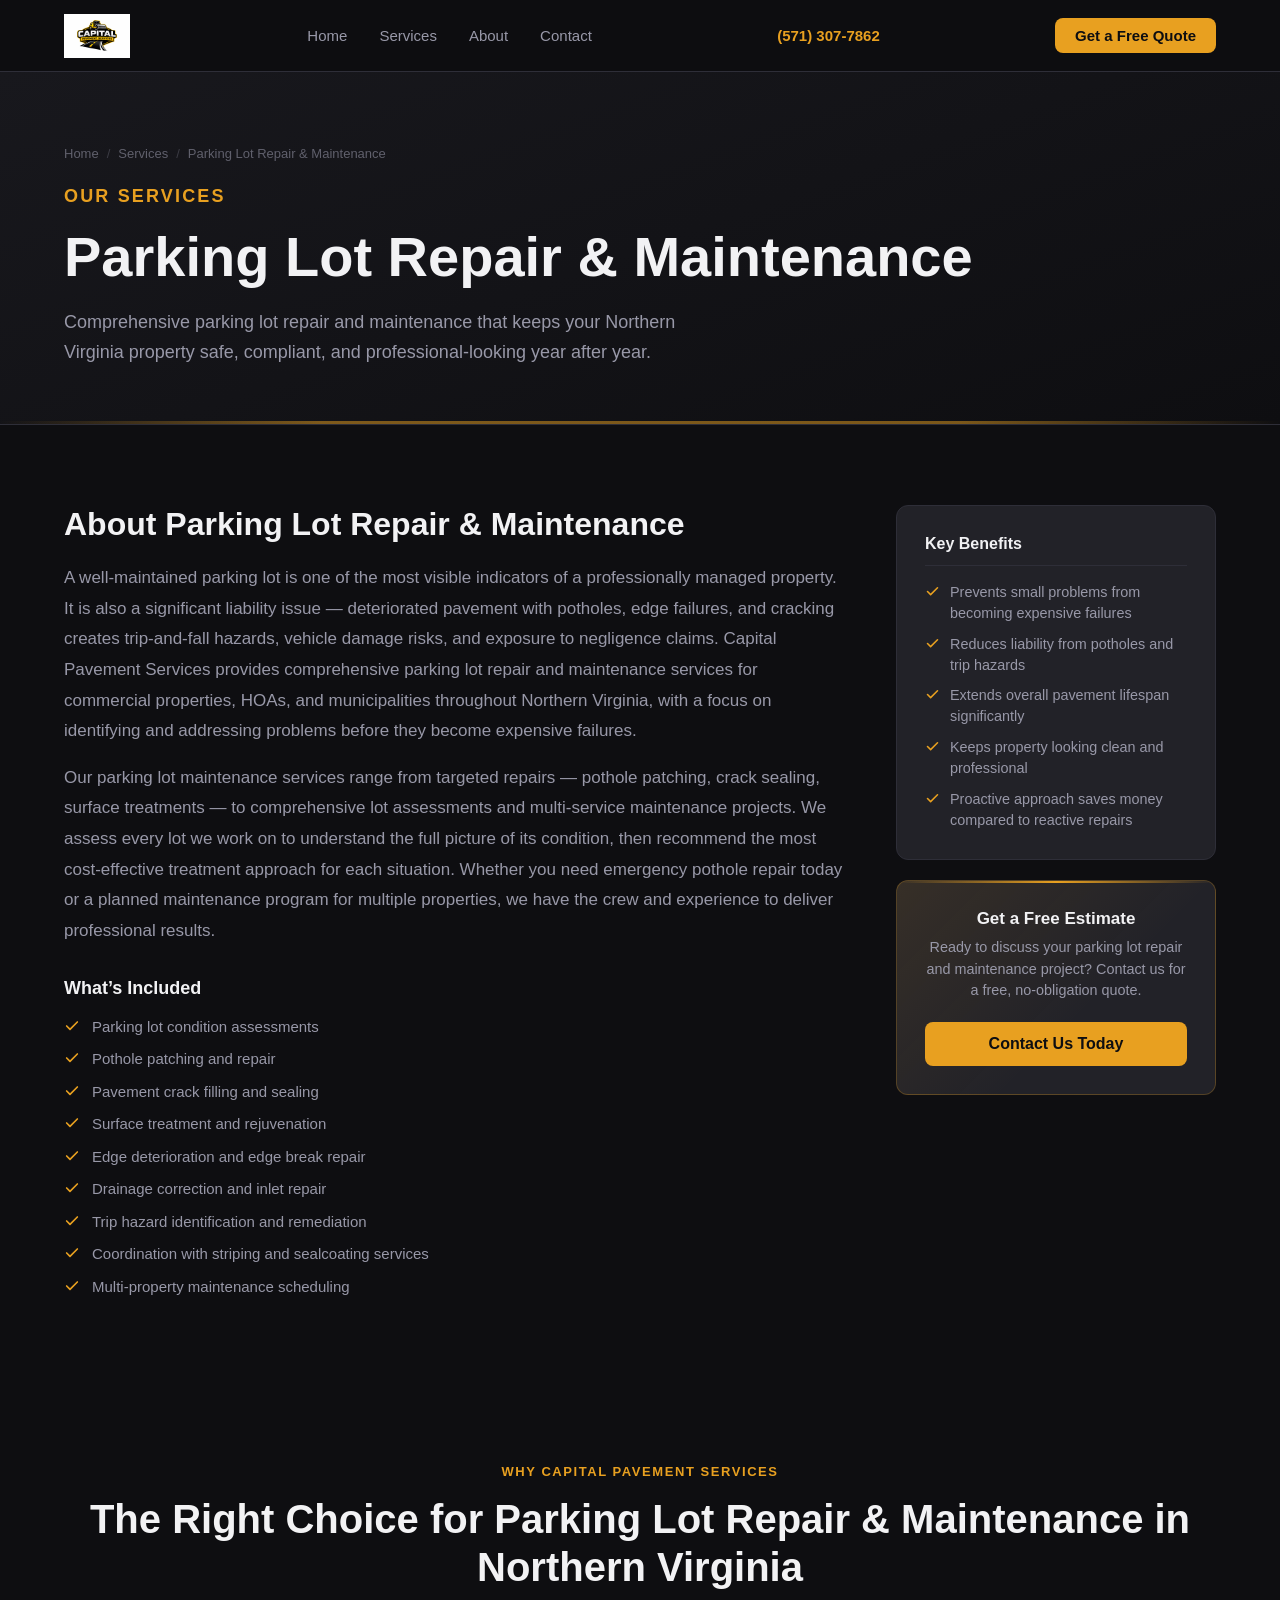
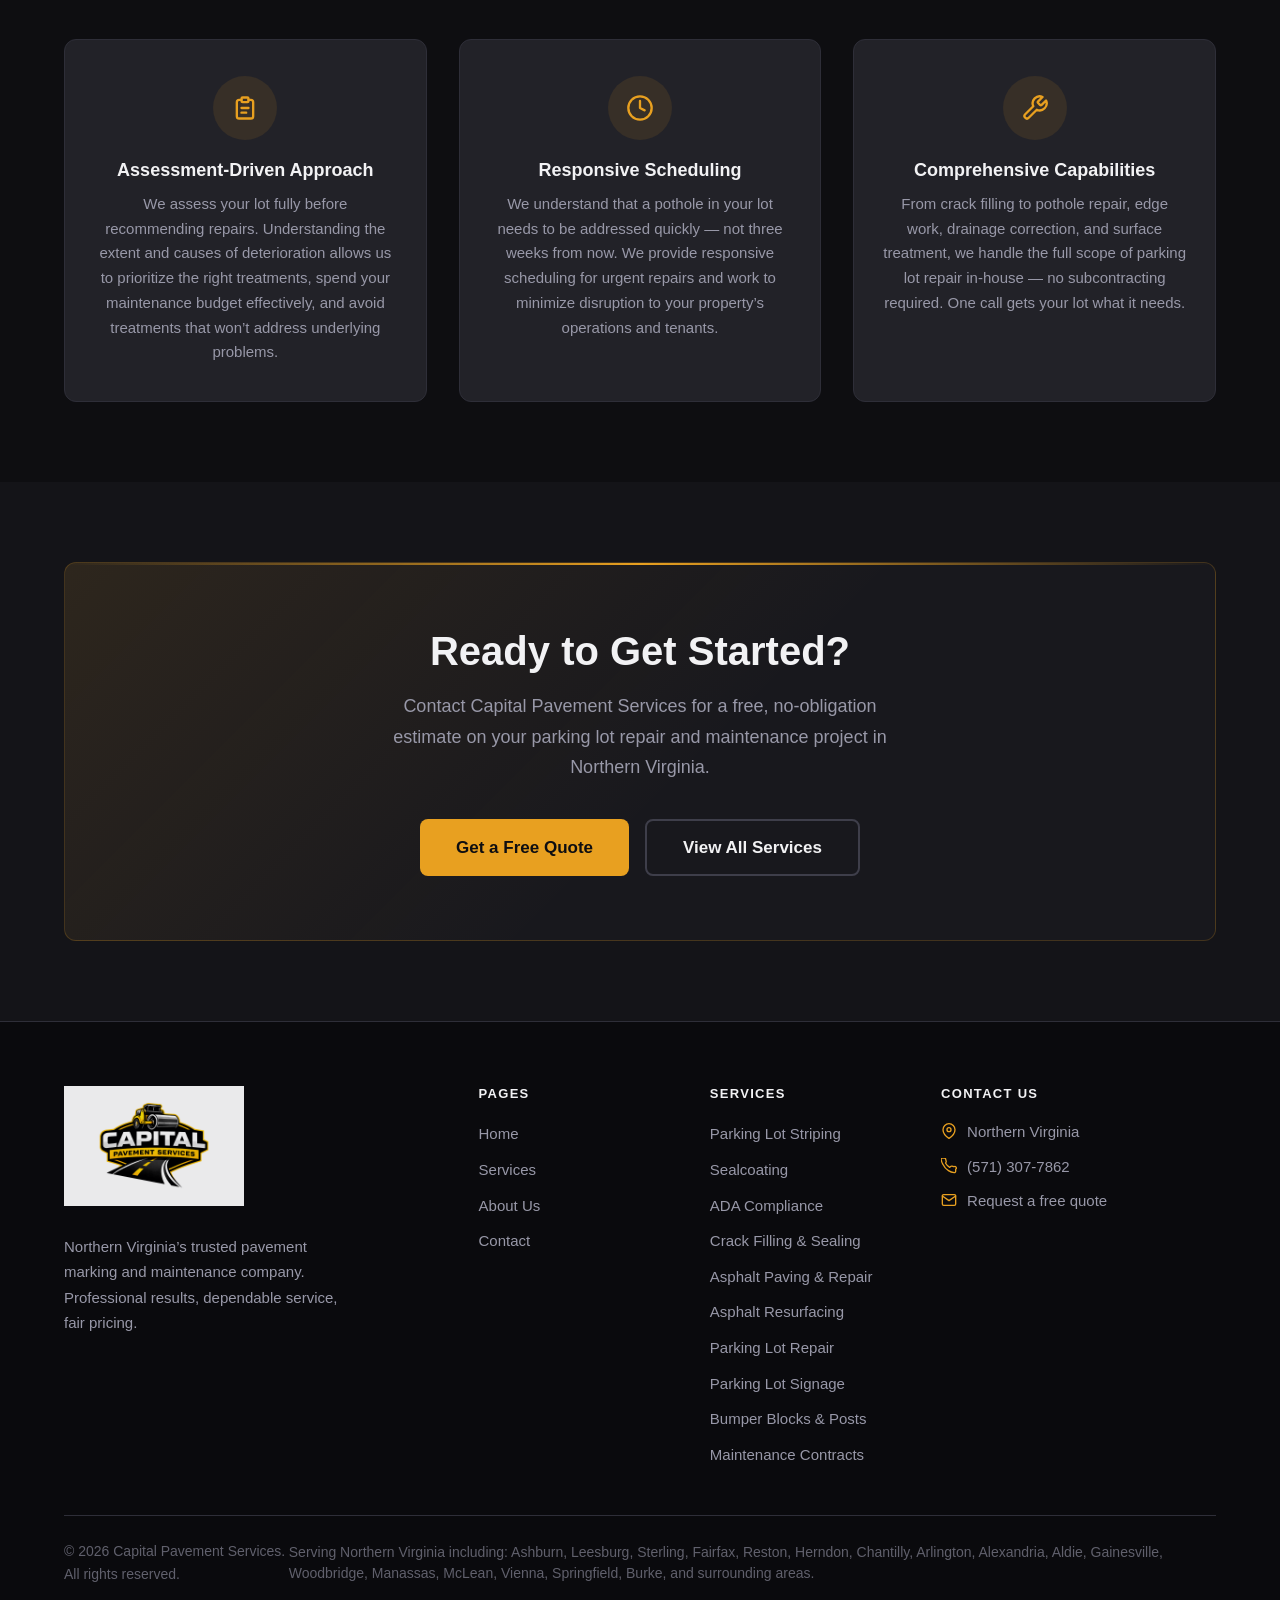
<file: parking-lot-maintenance.html>
<!DOCTYPE html>
<html lang="en">
<head>
  <meta charset="UTF-8" />
  <meta name="viewport" content="width=device-width, initial-scale=1.0" />
  <title>Parking Lot Repair &amp; Maintenance | Northern Virginia | Capital Pavement Services</title>
  <meta name="description" content="Comprehensive parking lot repair and maintenance services in Northern Virginia. Pothole repair, patching, drainage correction, and proactive maintenance programs. Serving Fairfax, Arlington, Loudoun, and Prince William counties." />
  <link rel="canonical" href="https://capitalpavementservices.com/parking-lot-maintenance.html" />
  <link rel="stylesheet" href="css/styles.css" />
  <!-- ===== STRUCTURED DATA: HomeAndConstructionBusiness ===== -->
  <script type="application/ld+json">
  {
    "@context": "https://schema.org",
    "@type": "HomeAndConstructionBusiness",
    "name": "Capital Pavement Services",
    "url": "https://capitalpavementservices.com",
    "telephone": "+15713077862",
    "description": "Professional parking lot striping, sealcoating, crack filling, and pavement maintenance services for commercial properties throughout Northern Virginia.",
    "priceRange": "$",
    "areaServed": [
      {"@type": "City", "name": "Ashburn"},
      {"@type": "City", "name": "Leesburg"},
      {"@type": "City", "name": "Herndon"},
      {"@type": "City", "name": "Reston"},
      {"@type": "City", "name": "Sterling"},
      {"@type": "City", "name": "Chantilly"},
      {"@type": "City", "name": "Manassas"},
      {"@type": "City", "name": "Springfield"},
      {"@type": "City", "name": "Burke"},
      {"@type": "City", "name": "McLean"},
      {"@type": "City", "name": "Vienna"},
      {"@type": "City", "name": "Woodbridge"},
      {"@type": "City", "name": "Alexandria"},
      {"@type": "AdministrativeArea", "name": "Fairfax County"},
      {"@type": "AdministrativeArea", "name": "Loudoun County"},
      {"@type": "AdministrativeArea", "name": "Prince William County"},
      {"@type": "AdministrativeArea", "name": "Arlington County"}
    ],
    "address": {
      "@type": "PostalAddress",
      "addressRegion": "VA",
      "addressCountry": "US"
    },
    "openingHours": "Mo-Sa 08:00-18:00"
  }
  </script>
</head>
<body>
  <nav class="nav" role="navigation" aria-label="Main navigation">
    <div class="container nav-inner">
      <a href="index.html" class="nav-logo" aria-label="Capital Pavement Services Home">
        <img src="images/Capital%20Pavement%20Logo.png" alt="Capital Pavement Services — Northern Virginia" class="nav-logo-img" />
      </a>
      <ul class="nav-links" role="list">
        <li><a href="index.html" class="nav-link">Home</a></li>
        <li><a href="services.html" class="nav-link">Services</a></li>
        <li><a href="about.html" class="nav-link">About</a></li>
        <li><a href="contact.html" class="nav-link">Contact</a></li>
      </ul>
      <a href="tel:5713077862" class="nav-phone">(571) 307-7862</a>
      <a href="contact.html" class="btn btn-primary nav-cta">Get a Free Quote</a>
      <button class="nav-toggle" id="navToggle" aria-expanded="false" aria-label="Open menu">
        <span></span><span></span><span></span>
      </button>
    </div>
  </nav>
  <div class="mobile-nav" id="mobileNav" role="dialog" aria-label="Mobile menu">
    <a href="index.html" class="mobile-nav-link">Home</a>
    <a href="services.html" class="mobile-nav-link">Services</a>
    <a href="about.html" class="mobile-nav-link">About</a>
    <a href="contact.html" class="mobile-nav-link">Contact</a>
    <a href="tel:5713077862" class="mobile-nav-phone">&#9990; Call: (571) 307-7862</a>
    <a href="contact.html" class="btn btn-primary mobile-nav-cta">Get a Free Quote</a>
  </div>

  <header class="page-hero" aria-label="Parking Lot Repair &amp; Maintenance page hero">
    <div class="container">
      <nav class="breadcrumb" aria-label="Breadcrumb">
        <a href="index.html">Home</a>
        <span class="breadcrumb-sep">/</span>
        <a href="services.html">Services</a>
        <span class="breadcrumb-sep">/</span>
        <span>Parking Lot Repair &amp; Maintenance</span>
      </nav>
      <p class="page-hero-label">Our Services</p>
      <h1>Parking Lot Repair &amp; Maintenance</h1>
      <p>Comprehensive parking lot repair and maintenance that keeps your Northern Virginia property safe, compliant, and professional-looking year after year.</p>
    </div>
  </header>

  <section class="section" aria-labelledby="parking-lot-maintenance-heading">
    <div class="container">
      <div class="service-page-layout">
        <div class="service-page-main">
          <h2 id="parking-lot-maintenance-heading">About Parking Lot Repair &amp; Maintenance</h2>
          <p>A well-maintained parking lot is one of the most visible indicators of a professionally managed property. It is also a significant liability issue &mdash; deteriorated pavement with potholes, edge failures, and cracking creates trip-and-fall hazards, vehicle damage risks, and exposure to negligence claims. Capital Pavement Services provides comprehensive parking lot repair and maintenance services for commercial properties, HOAs, and municipalities throughout Northern Virginia, with a focus on identifying and addressing problems before they become expensive failures.</p>
          <p>Our parking lot maintenance services range from targeted repairs &mdash; pothole patching, crack sealing, surface treatments &mdash; to comprehensive lot assessments and multi-service maintenance projects. We assess every lot we work on to understand the full picture of its condition, then recommend the most cost-effective treatment approach for each situation. Whether you need emergency pothole repair today or a planned maintenance program for multiple properties, we have the crew and experience to deliver professional results.</p>
          <h3>What&rsquo;s Included</h3>
          <ul class="service-include-list">
            <li><svg viewBox="0 0 24 24" fill="none" stroke="currentColor" stroke-width="2.5" stroke-linecap="round" stroke-linejoin="round" aria-hidden="true"><polyline points="20 6 9 17 4 12"/></svg>Parking lot condition assessments</li>
            <li><svg viewBox="0 0 24 24" fill="none" stroke="currentColor" stroke-width="2.5" stroke-linecap="round" stroke-linejoin="round" aria-hidden="true"><polyline points="20 6 9 17 4 12"/></svg>Pothole patching and repair</li>
            <li><svg viewBox="0 0 24 24" fill="none" stroke="currentColor" stroke-width="2.5" stroke-linecap="round" stroke-linejoin="round" aria-hidden="true"><polyline points="20 6 9 17 4 12"/></svg>Pavement crack filling and sealing</li>
            <li><svg viewBox="0 0 24 24" fill="none" stroke="currentColor" stroke-width="2.5" stroke-linecap="round" stroke-linejoin="round" aria-hidden="true"><polyline points="20 6 9 17 4 12"/></svg>Surface treatment and rejuvenation</li>
            <li><svg viewBox="0 0 24 24" fill="none" stroke="currentColor" stroke-width="2.5" stroke-linecap="round" stroke-linejoin="round" aria-hidden="true"><polyline points="20 6 9 17 4 12"/></svg>Edge deterioration and edge break repair</li>
            <li><svg viewBox="0 0 24 24" fill="none" stroke="currentColor" stroke-width="2.5" stroke-linecap="round" stroke-linejoin="round" aria-hidden="true"><polyline points="20 6 9 17 4 12"/></svg>Drainage correction and inlet repair</li>
            <li><svg viewBox="0 0 24 24" fill="none" stroke="currentColor" stroke-width="2.5" stroke-linecap="round" stroke-linejoin="round" aria-hidden="true"><polyline points="20 6 9 17 4 12"/></svg>Trip hazard identification and remediation</li>
            <li><svg viewBox="0 0 24 24" fill="none" stroke="currentColor" stroke-width="2.5" stroke-linecap="round" stroke-linejoin="round" aria-hidden="true"><polyline points="20 6 9 17 4 12"/></svg>Coordination with striping and sealcoating services</li>
            <li><svg viewBox="0 0 24 24" fill="none" stroke="currentColor" stroke-width="2.5" stroke-linecap="round" stroke-linejoin="round" aria-hidden="true"><polyline points="20 6 9 17 4 12"/></svg>Multi-property maintenance scheduling</li>
          </ul>
        </div>
        <aside class="service-sidebar" aria-label="Parking Lot Repair &amp; Maintenance benefits">
          <div class="sidebar-card">
            <h3>Key Benefits</h3>
            <ul class="sidebar-benefit-list">
              <li><svg viewBox="0 0 24 24" fill="none" stroke="currentColor" stroke-width="2.5" stroke-linecap="round" stroke-linejoin="round" aria-hidden="true"><polyline points="20 6 9 17 4 12"/></svg>Prevents small problems from becoming expensive failures</li>
              <li><svg viewBox="0 0 24 24" fill="none" stroke="currentColor" stroke-width="2.5" stroke-linecap="round" stroke-linejoin="round" aria-hidden="true"><polyline points="20 6 9 17 4 12"/></svg>Reduces liability from potholes and trip hazards</li>
              <li><svg viewBox="0 0 24 24" fill="none" stroke="currentColor" stroke-width="2.5" stroke-linecap="round" stroke-linejoin="round" aria-hidden="true"><polyline points="20 6 9 17 4 12"/></svg>Extends overall pavement lifespan significantly</li>
              <li><svg viewBox="0 0 24 24" fill="none" stroke="currentColor" stroke-width="2.5" stroke-linecap="round" stroke-linejoin="round" aria-hidden="true"><polyline points="20 6 9 17 4 12"/></svg>Keeps property looking clean and professional</li>
              <li><svg viewBox="0 0 24 24" fill="none" stroke="currentColor" stroke-width="2.5" stroke-linecap="round" stroke-linejoin="round" aria-hidden="true"><polyline points="20 6 9 17 4 12"/></svg>Proactive approach saves money compared to reactive repairs</li>
            </ul>
          </div>
          <div class="sidebar-cta-card">
            <h3>Get a Free Estimate</h3>
            <p>Ready to discuss your parking lot repair and maintenance project? Contact us for a free, no-obligation quote.</p>
            <a href="contact.html" class="btn btn-primary">Contact Us Today</a>
          </div>
        </aside>
      </div>
    </div>
  </section>

  <section class="section" aria-labelledby="parking-lot-maintenance-why">
    <div class="container">
      <div class="section-header centered">
        <p class="section-label">Why Capital Pavement Services</p>
        <h2 class="section-title" id="parking-lot-maintenance-why">The Right Choice for Parking Lot Repair &amp; Maintenance in Northern Virginia</h2>
      </div>
      <div class="features-grid">
        <div class="feature-item">
          <div class="feature-icon">
            <svg viewBox="0 0 24 24" fill="none" stroke="currentColor" stroke-width="2" stroke-linecap="round" stroke-linejoin="round" aria-hidden="true"><path d="M9 5H7a2 2 0 00-2 2v12a2 2 0 002 2h10a2 2 0 002-2V7a2 2 0 00-2-2h-2"/><rect x="9" y="3" width="6" height="4" rx="1"/><line x1="9" y1="12" x2="15" y2="12"/><line x1="9" y1="16" x2="13" y2="16"/></svg>
          </div>
          <h3>Assessment-Driven Approach</h3>
          <p>We assess your lot fully before recommending repairs. Understanding the extent and causes of deterioration allows us to prioritize the right treatments, spend your maintenance budget effectively, and avoid treatments that won&rsquo;t address underlying problems.</p>
        </div>
        <div class="feature-item">
          <div class="feature-icon">
            <svg viewBox="0 0 24 24" fill="none" stroke="currentColor" stroke-width="2" stroke-linecap="round" stroke-linejoin="round" aria-hidden="true"><circle cx="12" cy="12" r="10"/><polyline points="12 6 12 12 16 14"/></svg>
          </div>
          <h3>Responsive Scheduling</h3>
          <p>We understand that a pothole in your lot needs to be addressed quickly &mdash; not three weeks from now. We provide responsive scheduling for urgent repairs and work to minimize disruption to your property&rsquo;s operations and tenants.</p>
        </div>
        <div class="feature-item">
          <div class="feature-icon">
            <svg viewBox="0 0 24 24" fill="none" stroke="currentColor" stroke-width="2" stroke-linecap="round" stroke-linejoin="round" aria-hidden="true"><path d="M14.7 6.3a1 1 0 000 1.4l1.6 1.6a1 1 0 001.4 0l3.77-3.77a6 6 0 01-7.94 7.94l-6.91 6.91a2.12 2.12 0 01-3-3l6.91-6.91a6 6 0 017.94-7.94l-3.76 3.76z"/></svg>
          </div>
          <h3>Comprehensive Capabilities</h3>
          <p>From crack filling to pothole repair, edge work, drainage correction, and surface treatment, we handle the full scope of parking lot repair in-house &mdash; no subcontracting required. One call gets your lot what it needs.</p>
        </div>
      </div>
    </div>
  </section>

  <section class="section section-alt" aria-labelledby="parking-lot-maintenance-cta">
    <div class="container">
      <div class="cta-banner">
        <h2 id="parking-lot-maintenance-cta">Ready to Get Started?</h2>
        <p>Contact Capital Pavement Services for a free, no-obligation estimate on your parking lot repair and maintenance project in Northern Virginia.</p>
        <div class="cta-banner-actions">
          <a href="contact.html" class="btn btn-primary btn-lg">Get a Free Quote</a>
          <a href="services.html" class="btn btn-secondary btn-lg">View All Services</a>
        </div>
      </div>
    </div>
  </section>

  <footer class="footer" role="contentinfo">
    <div class="container">
      <div class="footer-grid">
        <div class="footer-brand">
          <div class="footer-logo">
            <img src="images/Capital%20Pavement%20Logo.png" alt="Capital Pavement Services — Northern Virginia" class="footer-logo-img" />
          </div>
          <p>Northern Virginia&rsquo;s trusted pavement marking and maintenance company. Professional results, dependable service, fair pricing.</p>
        </div>
        <div class="footer-col">
          <h4>Pages</h4>
          <ul class="footer-links" role="list">
            <li><a href="index.html" class="footer-link">Home</a></li>
            <li><a href="services.html" class="footer-link">Services</a></li>
            <li><a href="about.html" class="footer-link">About Us</a></li>
            <li><a href="contact.html" class="footer-link">Contact</a></li>
          </ul>
        </div>
        <div class="footer-col">
          <h4>Services</h4>
          <ul class="footer-links" role="list">
            <li><a href="parking-lot-striping.html" class="footer-link">Parking Lot Striping</a></li>
            <li><a href="sealcoating.html" class="footer-link">Sealcoating</a></li>
            <li><a href="ada-compliance.html" class="footer-link">ADA Compliance</a></li>
            <li><a href="crack-filling.html" class="footer-link">Crack Filling &amp; Sealing</a></li>
            <li><a href="asphalt-paving.html" class="footer-link">Asphalt Paving &amp; Repair</a></li>
            <li><a href="asphalt-resurfacing.html" class="footer-link">Asphalt Resurfacing</a></li>
            <li><a href="parking-lot-maintenance.html" class="footer-link">Parking Lot Repair</a></li>
            <li><a href="parking-lot-signage.html" class="footer-link">Parking Lot Signage</a></li>
            <li><a href="bumper-block-installation.html" class="footer-link">Bumper Blocks &amp; Posts</a></li>
            <li><a href="maintenance-contracts.html" class="footer-link">Maintenance Contracts</a></li>
          </ul>
        </div>
        <div class="footer-col">
          <h4>Contact Us</h4>
          <div class="footer-contact-item">
            <svg viewBox="0 0 24 24" fill="none" stroke="currentColor" stroke-width="2" stroke-linecap="round" stroke-linejoin="round" aria-hidden="true"><path d="M21 10c0 7-9 13-9 13s-9-6-9-13a9 9 0 0118 0z"/><circle cx="12" cy="10" r="3"/></svg>
            <span>Northern Virginia</span>
          </div>
          <div class="footer-contact-item" style="margin-top:10px;">
            <svg viewBox="0 0 24 24" fill="none" stroke="currentColor" stroke-width="2" stroke-linecap="round" stroke-linejoin="round" aria-hidden="true"><path d="M22 16.92v3a2 2 0 01-2.18 2 19.79 19.79 0 01-8.63-3.07A19.5 19.5 0 013.07 9.81 19.79 19.79 0 01.01 1.18 2 2 0 012 .01h3a2 2 0 012 1.72c.127.96.361 1.903.7 2.81a2 2 0 01-.45 2.11L6.91 7.91a16 16 0 006.18 6.18l1.27-1.27a2 2 0 012.11-.45c.907.339 1.85.573 2.81.7A2 2 0 0122 16.92z"/></svg>
            <span><a href="tel:5713077862" style="color:var(--text-secondary);">(571) 307-7862</a></span>
          </div>
          <div class="footer-contact-item" style="margin-top:10px;">
            <svg viewBox="0 0 24 24" fill="none" stroke="currentColor" stroke-width="2" stroke-linecap="round" stroke-linejoin="round" aria-hidden="true"><path d="M4 4h16c1.1 0 2 .9 2 2v12c0 1.1-.9 2-2 2H4c-1.1 0-2-.9-2-2V6c0-1.1.9-2 2-2z"/><polyline points="22,6 12,13 2,6"/></svg>
            <span><a href="contact.html" style="color:var(--text-secondary);">Request a free quote</a></span>
          </div>
        </div>
      </div>
      <div class="footer-bottom">
        <p>&copy; 2026 Capital Pavement Services. All rights reserved.</p>
        <p class="footer-seo-text">Serving Northern Virginia including: Ashburn, Leesburg, Sterling, Fairfax, Reston, Herndon, Chantilly, Arlington, Alexandria, Aldie, Gainesville, Woodbridge, Manassas, McLean, Vienna, Springfield, Burke, and surrounding areas.</p>
      </div>
    </div>
  </footer>
  <script src="js/main.js"></script>
</body>
</html>
</file>
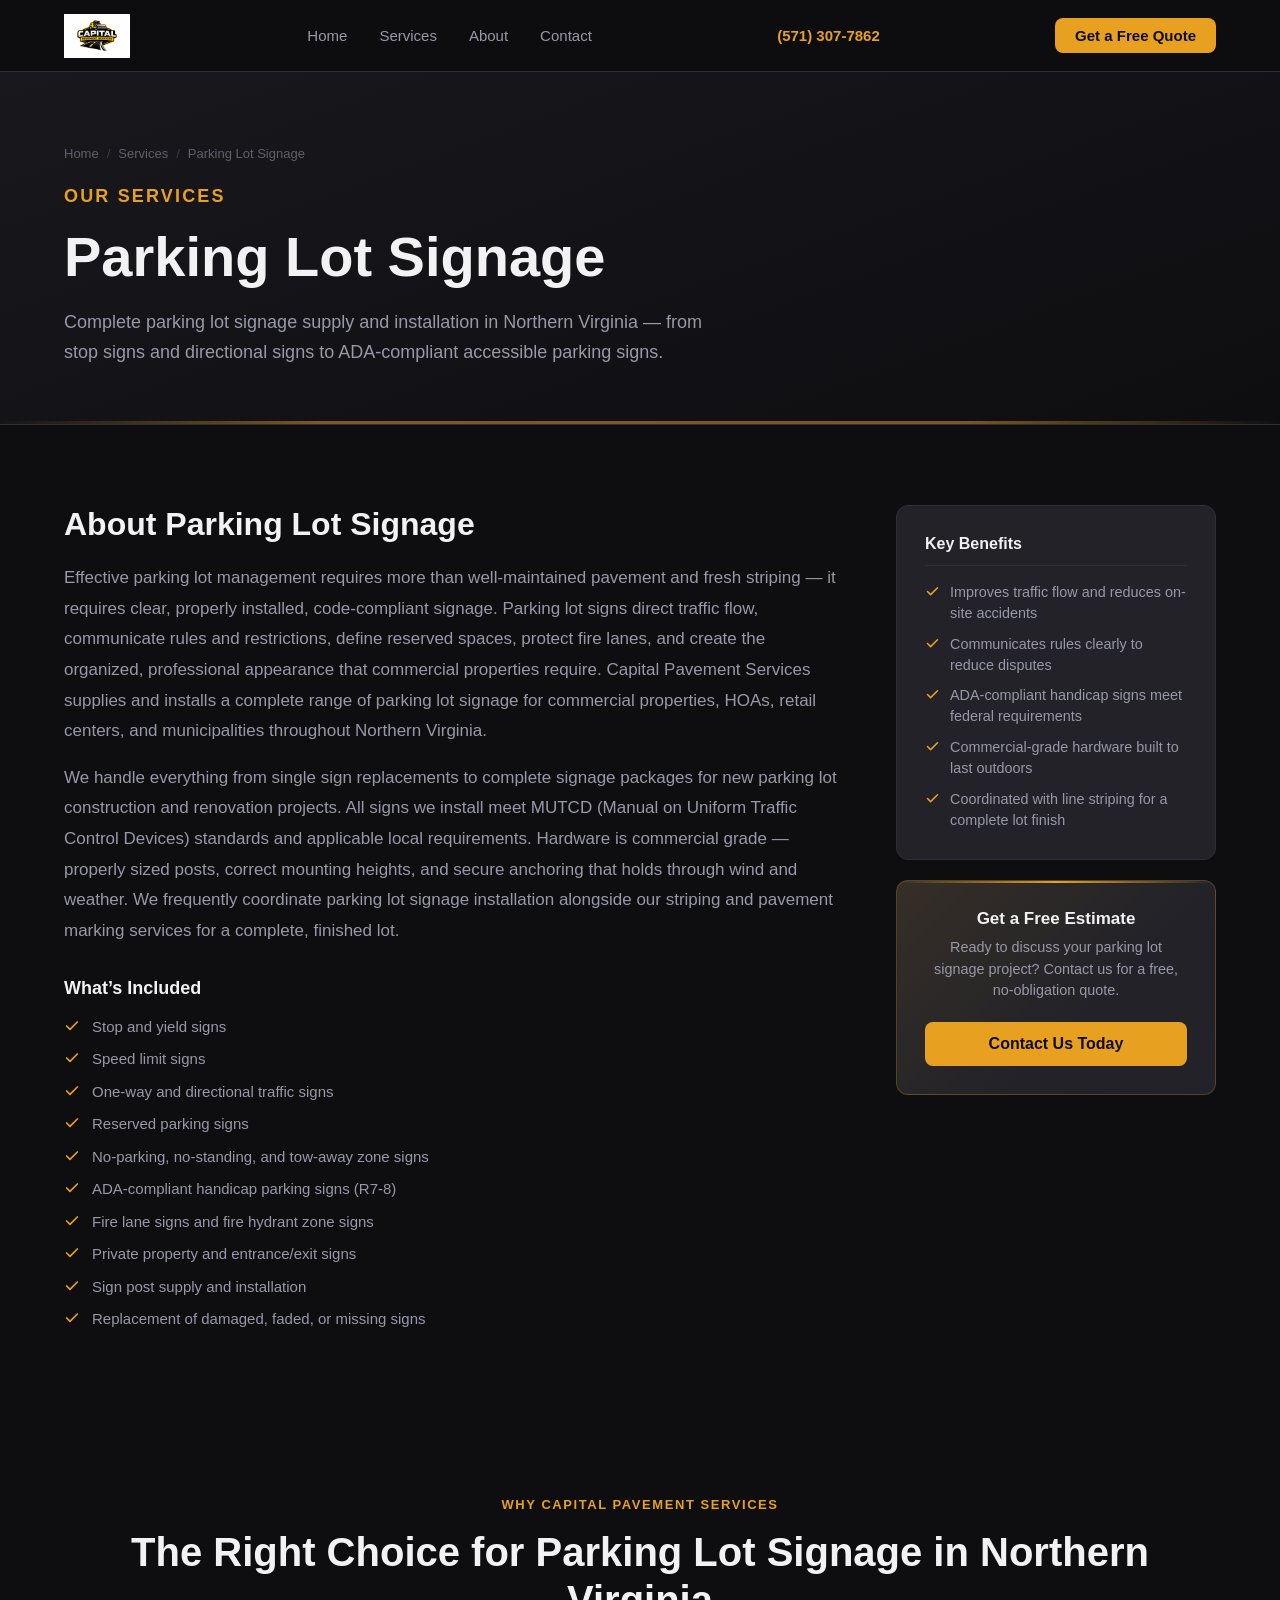
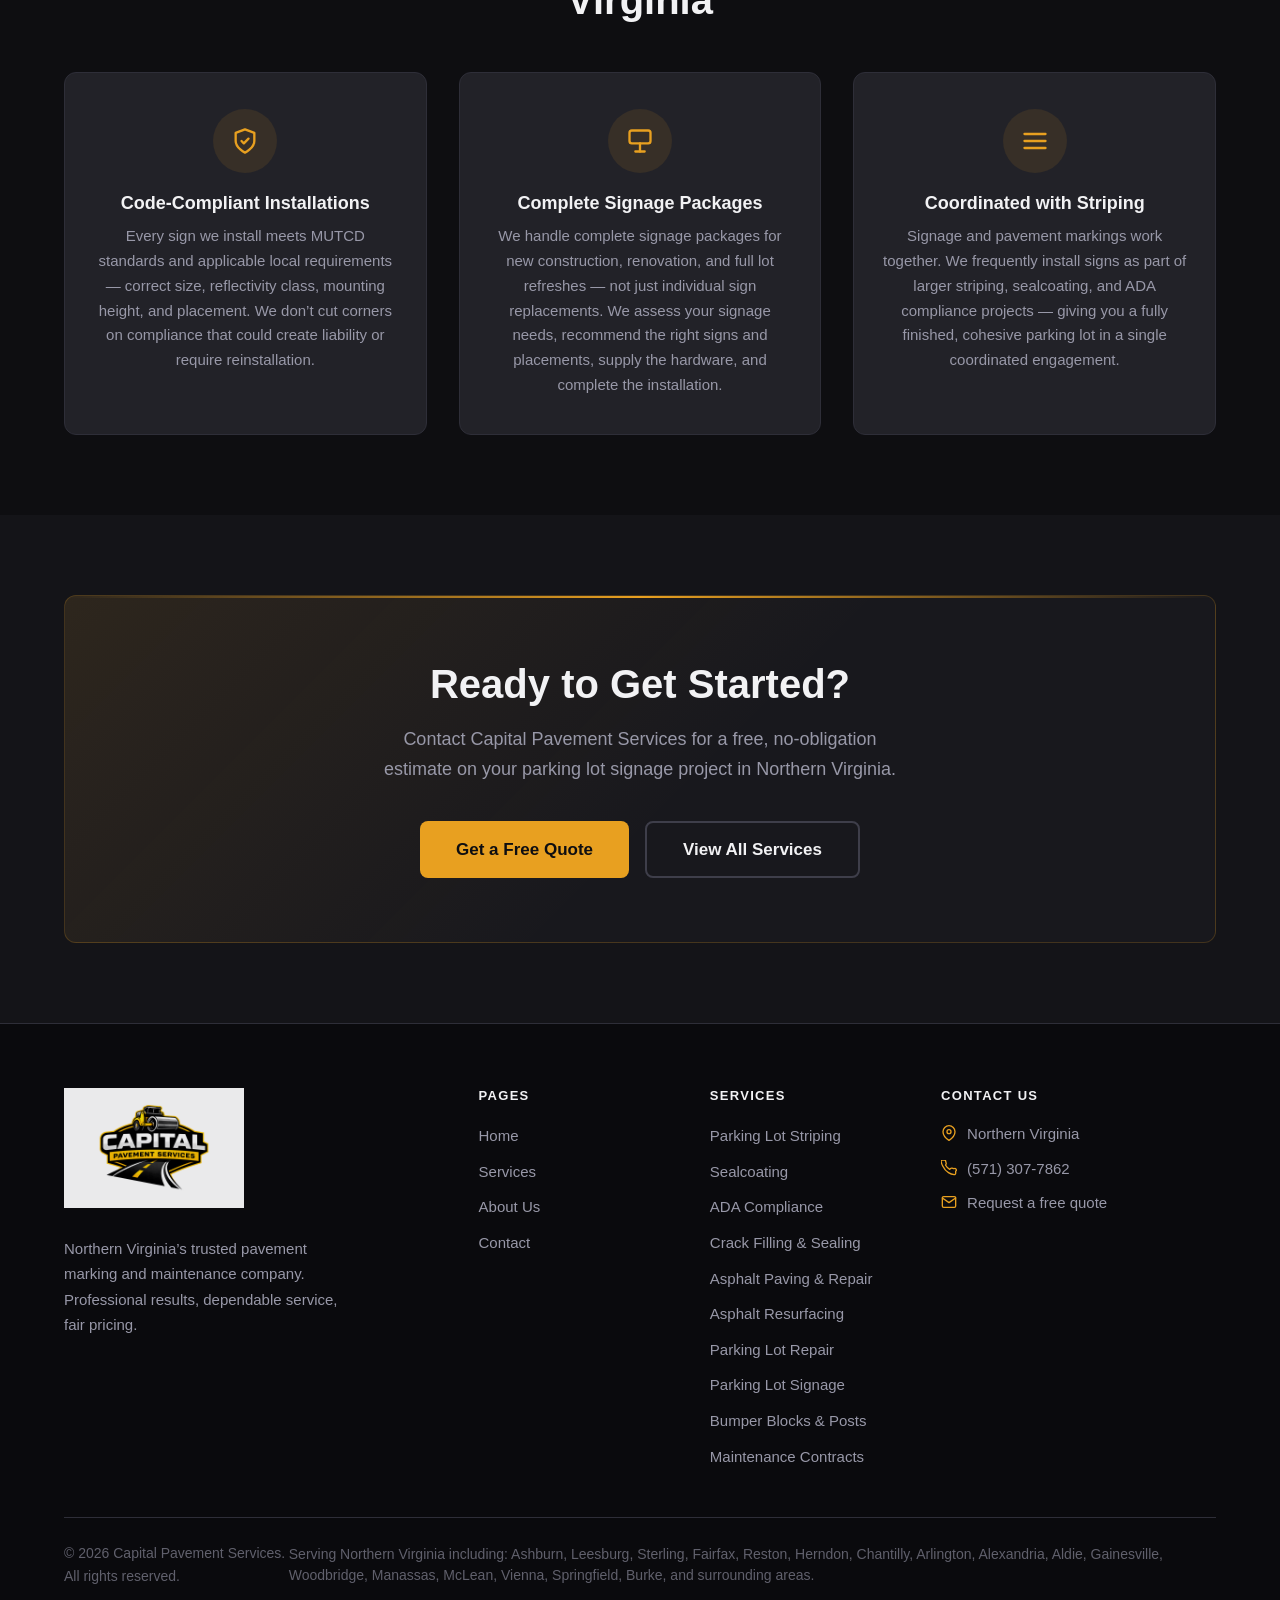
<file: parking-lot-signage.html>
<!DOCTYPE html>
<html lang="en">
<head>
  <meta charset="UTF-8" />
  <meta name="viewport" content="width=device-width, initial-scale=1.0" />
  <title>Parking Lot Signage | Northern Virginia | Capital Pavement Services</title>
  <meta name="description" content="Professional parking lot sign supply and installation in Northern Virginia. Stop signs, directional signs, ADA-compliant handicap signs, no-parking signs, tow-away zone signs, and custom signage. Serving Fairfax, Arlington, Loudoun, and Prince William counties." />
  <link rel="canonical" href="https://capitalpavementservices.com/parking-lot-signage.html" />
  <link rel="stylesheet" href="css/styles.css" />
  <!-- ===== STRUCTURED DATA: HomeAndConstructionBusiness ===== -->
  <script type="application/ld+json">
  {
    "@context": "https://schema.org",
    "@type": "HomeAndConstructionBusiness",
    "name": "Capital Pavement Services",
    "url": "https://capitalpavementservices.com",
    "telephone": "+15713077862",
    "description": "Professional parking lot striping, sealcoating, crack filling, and pavement maintenance services for commercial properties throughout Northern Virginia.",
    "priceRange": "$",
    "areaServed": [
      {"@type": "City", "name": "Ashburn"},
      {"@type": "City", "name": "Leesburg"},
      {"@type": "City", "name": "Herndon"},
      {"@type": "City", "name": "Reston"},
      {"@type": "City", "name": "Sterling"},
      {"@type": "City", "name": "Chantilly"},
      {"@type": "City", "name": "Manassas"},
      {"@type": "City", "name": "Springfield"},
      {"@type": "City", "name": "Burke"},
      {"@type": "City", "name": "McLean"},
      {"@type": "City", "name": "Vienna"},
      {"@type": "City", "name": "Woodbridge"},
      {"@type": "City", "name": "Alexandria"},
      {"@type": "AdministrativeArea", "name": "Fairfax County"},
      {"@type": "AdministrativeArea", "name": "Loudoun County"},
      {"@type": "AdministrativeArea", "name": "Prince William County"},
      {"@type": "AdministrativeArea", "name": "Arlington County"}
    ],
    "address": {
      "@type": "PostalAddress",
      "addressRegion": "VA",
      "addressCountry": "US"
    },
    "openingHours": "Mo-Sa 08:00-18:00"
  }
  </script>
</head>
<body>
  <nav class="nav" role="navigation" aria-label="Main navigation">
    <div class="container nav-inner">
      <a href="index.html" class="nav-logo" aria-label="Capital Pavement Services Home">
        <img src="images/Capital%20Pavement%20Logo.png" alt="Capital Pavement Services — Northern Virginia" class="nav-logo-img" />
      </a>
      <ul class="nav-links" role="list">
        <li><a href="index.html" class="nav-link">Home</a></li>
        <li><a href="services.html" class="nav-link">Services</a></li>
        <li><a href="about.html" class="nav-link">About</a></li>
        <li><a href="contact.html" class="nav-link">Contact</a></li>
      </ul>
      <a href="tel:5713077862" class="nav-phone">(571) 307-7862</a>
      <a href="contact.html" class="btn btn-primary nav-cta">Get a Free Quote</a>
      <button class="nav-toggle" id="navToggle" aria-expanded="false" aria-label="Open menu">
        <span></span><span></span><span></span>
      </button>
    </div>
  </nav>
  <div class="mobile-nav" id="mobileNav" role="dialog" aria-label="Mobile menu">
    <a href="index.html" class="mobile-nav-link">Home</a>
    <a href="services.html" class="mobile-nav-link">Services</a>
    <a href="about.html" class="mobile-nav-link">About</a>
    <a href="contact.html" class="mobile-nav-link">Contact</a>
    <a href="tel:5713077862" class="mobile-nav-phone">&#9990; Call: (571) 307-7862</a>
    <a href="contact.html" class="btn btn-primary mobile-nav-cta">Get a Free Quote</a>
  </div>

  <header class="page-hero" aria-label="Parking Lot Signage page hero">
    <div class="container">
      <nav class="breadcrumb" aria-label="Breadcrumb">
        <a href="index.html">Home</a>
        <span class="breadcrumb-sep">/</span>
        <a href="services.html">Services</a>
        <span class="breadcrumb-sep">/</span>
        <span>Parking Lot Signage</span>
      </nav>
      <p class="page-hero-label">Our Services</p>
      <h1>Parking Lot Signage</h1>
      <p>Complete parking lot signage supply and installation in Northern Virginia &mdash; from stop signs and directional signs to ADA-compliant accessible parking signs.</p>
    </div>
  </header>

  <section class="section" aria-labelledby="parking-lot-signage-heading">
    <div class="container">
      <div class="service-page-layout">
        <div class="service-page-main">
          <h2 id="parking-lot-signage-heading">About Parking Lot Signage</h2>
          <p>Effective parking lot management requires more than well-maintained pavement and fresh striping &mdash; it requires clear, properly installed, code-compliant signage. Parking lot signs direct traffic flow, communicate rules and restrictions, define reserved spaces, protect fire lanes, and create the organized, professional appearance that commercial properties require. Capital Pavement Services supplies and installs a complete range of parking lot signage for commercial properties, HOAs, retail centers, and municipalities throughout Northern Virginia.</p>
          <p>We handle everything from single sign replacements to complete signage packages for new parking lot construction and renovation projects. All signs we install meet MUTCD (Manual on Uniform Traffic Control Devices) standards and applicable local requirements. Hardware is commercial grade &mdash; properly sized posts, correct mounting heights, and secure anchoring that holds through wind and weather. We frequently coordinate parking lot signage installation alongside our striping and pavement marking services for a complete, finished lot.</p>
          <h3>What&rsquo;s Included</h3>
          <ul class="service-include-list">
            <li><svg viewBox="0 0 24 24" fill="none" stroke="currentColor" stroke-width="2.5" stroke-linecap="round" stroke-linejoin="round" aria-hidden="true"><polyline points="20 6 9 17 4 12"/></svg>Stop and yield signs</li>
            <li><svg viewBox="0 0 24 24" fill="none" stroke="currentColor" stroke-width="2.5" stroke-linecap="round" stroke-linejoin="round" aria-hidden="true"><polyline points="20 6 9 17 4 12"/></svg>Speed limit signs</li>
            <li><svg viewBox="0 0 24 24" fill="none" stroke="currentColor" stroke-width="2.5" stroke-linecap="round" stroke-linejoin="round" aria-hidden="true"><polyline points="20 6 9 17 4 12"/></svg>One-way and directional traffic signs</li>
            <li><svg viewBox="0 0 24 24" fill="none" stroke="currentColor" stroke-width="2.5" stroke-linecap="round" stroke-linejoin="round" aria-hidden="true"><polyline points="20 6 9 17 4 12"/></svg>Reserved parking signs</li>
            <li><svg viewBox="0 0 24 24" fill="none" stroke="currentColor" stroke-width="2.5" stroke-linecap="round" stroke-linejoin="round" aria-hidden="true"><polyline points="20 6 9 17 4 12"/></svg>No-parking, no-standing, and tow-away zone signs</li>
            <li><svg viewBox="0 0 24 24" fill="none" stroke="currentColor" stroke-width="2.5" stroke-linecap="round" stroke-linejoin="round" aria-hidden="true"><polyline points="20 6 9 17 4 12"/></svg>ADA-compliant handicap parking signs (R7-8)</li>
            <li><svg viewBox="0 0 24 24" fill="none" stroke="currentColor" stroke-width="2.5" stroke-linecap="round" stroke-linejoin="round" aria-hidden="true"><polyline points="20 6 9 17 4 12"/></svg>Fire lane signs and fire hydrant zone signs</li>
            <li><svg viewBox="0 0 24 24" fill="none" stroke="currentColor" stroke-width="2.5" stroke-linecap="round" stroke-linejoin="round" aria-hidden="true"><polyline points="20 6 9 17 4 12"/></svg>Private property and entrance/exit signs</li>
            <li><svg viewBox="0 0 24 24" fill="none" stroke="currentColor" stroke-width="2.5" stroke-linecap="round" stroke-linejoin="round" aria-hidden="true"><polyline points="20 6 9 17 4 12"/></svg>Sign post supply and installation</li>
            <li><svg viewBox="0 0 24 24" fill="none" stroke="currentColor" stroke-width="2.5" stroke-linecap="round" stroke-linejoin="round" aria-hidden="true"><polyline points="20 6 9 17 4 12"/></svg>Replacement of damaged, faded, or missing signs</li>
          </ul>
        </div>
        <aside class="service-sidebar" aria-label="Parking Lot Signage benefits">
          <div class="sidebar-card">
            <h3>Key Benefits</h3>
            <ul class="sidebar-benefit-list">
              <li><svg viewBox="0 0 24 24" fill="none" stroke="currentColor" stroke-width="2.5" stroke-linecap="round" stroke-linejoin="round" aria-hidden="true"><polyline points="20 6 9 17 4 12"/></svg>Improves traffic flow and reduces on-site accidents</li>
              <li><svg viewBox="0 0 24 24" fill="none" stroke="currentColor" stroke-width="2.5" stroke-linecap="round" stroke-linejoin="round" aria-hidden="true"><polyline points="20 6 9 17 4 12"/></svg>Communicates rules clearly to reduce disputes</li>
              <li><svg viewBox="0 0 24 24" fill="none" stroke="currentColor" stroke-width="2.5" stroke-linecap="round" stroke-linejoin="round" aria-hidden="true"><polyline points="20 6 9 17 4 12"/></svg>ADA-compliant handicap signs meet federal requirements</li>
              <li><svg viewBox="0 0 24 24" fill="none" stroke="currentColor" stroke-width="2.5" stroke-linecap="round" stroke-linejoin="round" aria-hidden="true"><polyline points="20 6 9 17 4 12"/></svg>Commercial-grade hardware built to last outdoors</li>
              <li><svg viewBox="0 0 24 24" fill="none" stroke="currentColor" stroke-width="2.5" stroke-linecap="round" stroke-linejoin="round" aria-hidden="true"><polyline points="20 6 9 17 4 12"/></svg>Coordinated with line striping for a complete lot finish</li>
            </ul>
          </div>
          <div class="sidebar-cta-card">
            <h3>Get a Free Estimate</h3>
            <p>Ready to discuss your parking lot signage project? Contact us for a free, no-obligation quote.</p>
            <a href="contact.html" class="btn btn-primary">Contact Us Today</a>
          </div>
        </aside>
      </div>
    </div>
  </section>

  <section class="section" aria-labelledby="parking-lot-signage-why">
    <div class="container">
      <div class="section-header centered">
        <p class="section-label">Why Capital Pavement Services</p>
        <h2 class="section-title" id="parking-lot-signage-why">The Right Choice for Parking Lot Signage in Northern Virginia</h2>
      </div>
      <div class="features-grid">
        <div class="feature-item">
          <div class="feature-icon">
            <svg viewBox="0 0 24 24" fill="none" stroke="currentColor" stroke-width="2" stroke-linecap="round" stroke-linejoin="round" aria-hidden="true"><path d="M12 22s8-4 8-10V5l-8-3-8 3v7c0 6 8 10 8 10z"/><polyline points="9 12 11 14 15 10"/></svg>
          </div>
          <h3>Code-Compliant Installations</h3>
          <p>Every sign we install meets MUTCD standards and applicable local requirements &mdash; correct size, reflectivity class, mounting height, and placement. We don&rsquo;t cut corners on compliance that could create liability or require reinstallation.</p>
        </div>
        <div class="feature-item">
          <div class="feature-icon">
            <svg viewBox="0 0 24 24" fill="none" stroke="currentColor" stroke-width="2" stroke-linecap="round" stroke-linejoin="round" aria-hidden="true"><rect x="3" y="3" width="18" height="11" rx="2"/><line x1="12" y1="14" x2="12" y2="21"/><line x1="8" y1="21" x2="16" y2="21"/></svg>
          </div>
          <h3>Complete Signage Packages</h3>
          <p>We handle complete signage packages for new construction, renovation, and full lot refreshes &mdash; not just individual sign replacements. We assess your signage needs, recommend the right signs and placements, supply the hardware, and complete the installation.</p>
        </div>
        <div class="feature-item">
          <div class="feature-icon">
            <svg viewBox="0 0 24 24" fill="none" stroke="currentColor" stroke-width="2" stroke-linecap="round" stroke-linejoin="round" aria-hidden="true"><line x1="3" y1="6" x2="21" y2="6"/><line x1="3" y1="12" x2="21" y2="12"/><line x1="3" y1="18" x2="21" y2="18"/></svg>
          </div>
          <h3>Coordinated with Striping</h3>
          <p>Signage and pavement markings work together. We frequently install signs as part of larger striping, sealcoating, and ADA compliance projects &mdash; giving you a fully finished, cohesive parking lot in a single coordinated engagement.</p>
        </div>
      </div>
    </div>
  </section>

  <section class="section section-alt" aria-labelledby="parking-lot-signage-cta">
    <div class="container">
      <div class="cta-banner">
        <h2 id="parking-lot-signage-cta">Ready to Get Started?</h2>
        <p>Contact Capital Pavement Services for a free, no-obligation estimate on your parking lot signage project in Northern Virginia.</p>
        <div class="cta-banner-actions">
          <a href="contact.html" class="btn btn-primary btn-lg">Get a Free Quote</a>
          <a href="services.html" class="btn btn-secondary btn-lg">View All Services</a>
        </div>
      </div>
    </div>
  </section>

  <footer class="footer" role="contentinfo">
    <div class="container">
      <div class="footer-grid">
        <div class="footer-brand">
          <div class="footer-logo">
            <img src="images/Capital%20Pavement%20Logo.png" alt="Capital Pavement Services — Northern Virginia" class="footer-logo-img" />
          </div>
          <p>Northern Virginia&rsquo;s trusted pavement marking and maintenance company. Professional results, dependable service, fair pricing.</p>
        </div>
        <div class="footer-col">
          <h4>Pages</h4>
          <ul class="footer-links" role="list">
            <li><a href="index.html" class="footer-link">Home</a></li>
            <li><a href="services.html" class="footer-link">Services</a></li>
            <li><a href="about.html" class="footer-link">About Us</a></li>
            <li><a href="contact.html" class="footer-link">Contact</a></li>
          </ul>
        </div>
        <div class="footer-col">
          <h4>Services</h4>
          <ul class="footer-links" role="list">
            <li><a href="parking-lot-striping.html" class="footer-link">Parking Lot Striping</a></li>
            <li><a href="sealcoating.html" class="footer-link">Sealcoating</a></li>
            <li><a href="ada-compliance.html" class="footer-link">ADA Compliance</a></li>
            <li><a href="crack-filling.html" class="footer-link">Crack Filling &amp; Sealing</a></li>
            <li><a href="asphalt-paving.html" class="footer-link">Asphalt Paving &amp; Repair</a></li>
            <li><a href="asphalt-resurfacing.html" class="footer-link">Asphalt Resurfacing</a></li>
            <li><a href="parking-lot-maintenance.html" class="footer-link">Parking Lot Repair</a></li>
            <li><a href="parking-lot-signage.html" class="footer-link">Parking Lot Signage</a></li>
            <li><a href="bumper-block-installation.html" class="footer-link">Bumper Blocks &amp; Posts</a></li>
            <li><a href="maintenance-contracts.html" class="footer-link">Maintenance Contracts</a></li>
          </ul>
        </div>
        <div class="footer-col">
          <h4>Contact Us</h4>
          <div class="footer-contact-item">
            <svg viewBox="0 0 24 24" fill="none" stroke="currentColor" stroke-width="2" stroke-linecap="round" stroke-linejoin="round" aria-hidden="true"><path d="M21 10c0 7-9 13-9 13s-9-6-9-13a9 9 0 0118 0z"/><circle cx="12" cy="10" r="3"/></svg>
            <span>Northern Virginia</span>
          </div>
          <div class="footer-contact-item" style="margin-top:10px;">
            <svg viewBox="0 0 24 24" fill="none" stroke="currentColor" stroke-width="2" stroke-linecap="round" stroke-linejoin="round" aria-hidden="true"><path d="M22 16.92v3a2 2 0 01-2.18 2 19.79 19.79 0 01-8.63-3.07A19.5 19.5 0 013.07 9.81 19.79 19.79 0 01.01 1.18 2 2 0 012 .01h3a2 2 0 012 1.72c.127.96.361 1.903.7 2.81a2 2 0 01-.45 2.11L6.91 7.91a16 16 0 006.18 6.18l1.27-1.27a2 2 0 012.11-.45c.907.339 1.85.573 2.81.7A2 2 0 0122 16.92z"/></svg>
            <span><a href="tel:5713077862" style="color:var(--text-secondary);">(571) 307-7862</a></span>
          </div>
          <div class="footer-contact-item" style="margin-top:10px;">
            <svg viewBox="0 0 24 24" fill="none" stroke="currentColor" stroke-width="2" stroke-linecap="round" stroke-linejoin="round" aria-hidden="true"><path d="M4 4h16c1.1 0 2 .9 2 2v12c0 1.1-.9 2-2 2H4c-1.1 0-2-.9-2-2V6c0-1.1.9-2 2-2z"/><polyline points="22,6 12,13 2,6"/></svg>
            <span><a href="contact.html" style="color:var(--text-secondary);">Request a free quote</a></span>
          </div>
        </div>
      </div>
      <div class="footer-bottom">
        <p>&copy; 2026 Capital Pavement Services. All rights reserved.</p>
        <p class="footer-seo-text">Serving Northern Virginia including: Ashburn, Leesburg, Sterling, Fairfax, Reston, Herndon, Chantilly, Arlington, Alexandria, Aldie, Gainesville, Woodbridge, Manassas, McLean, Vienna, Springfield, Burke, and surrounding areas.</p>
      </div>
    </div>
  </footer>
  <script src="js/main.js"></script>
</body>
</html>
</file>
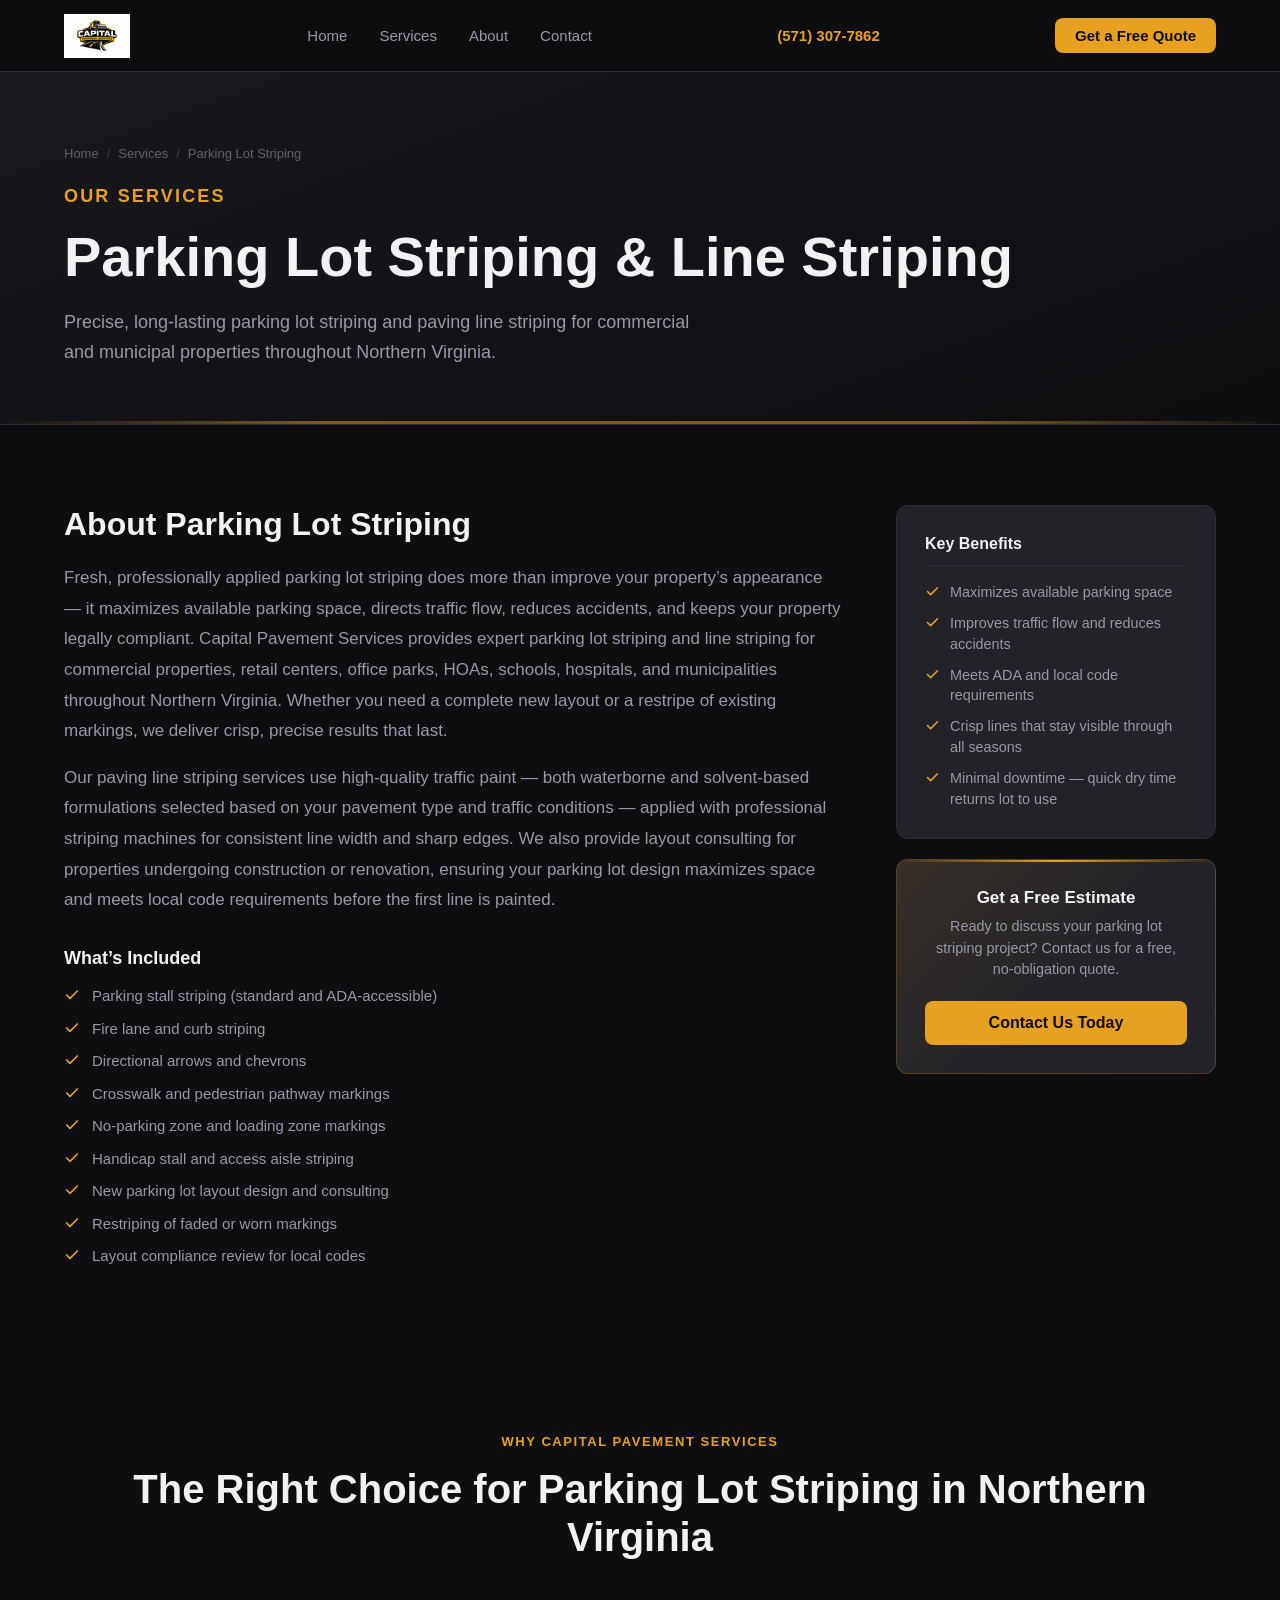
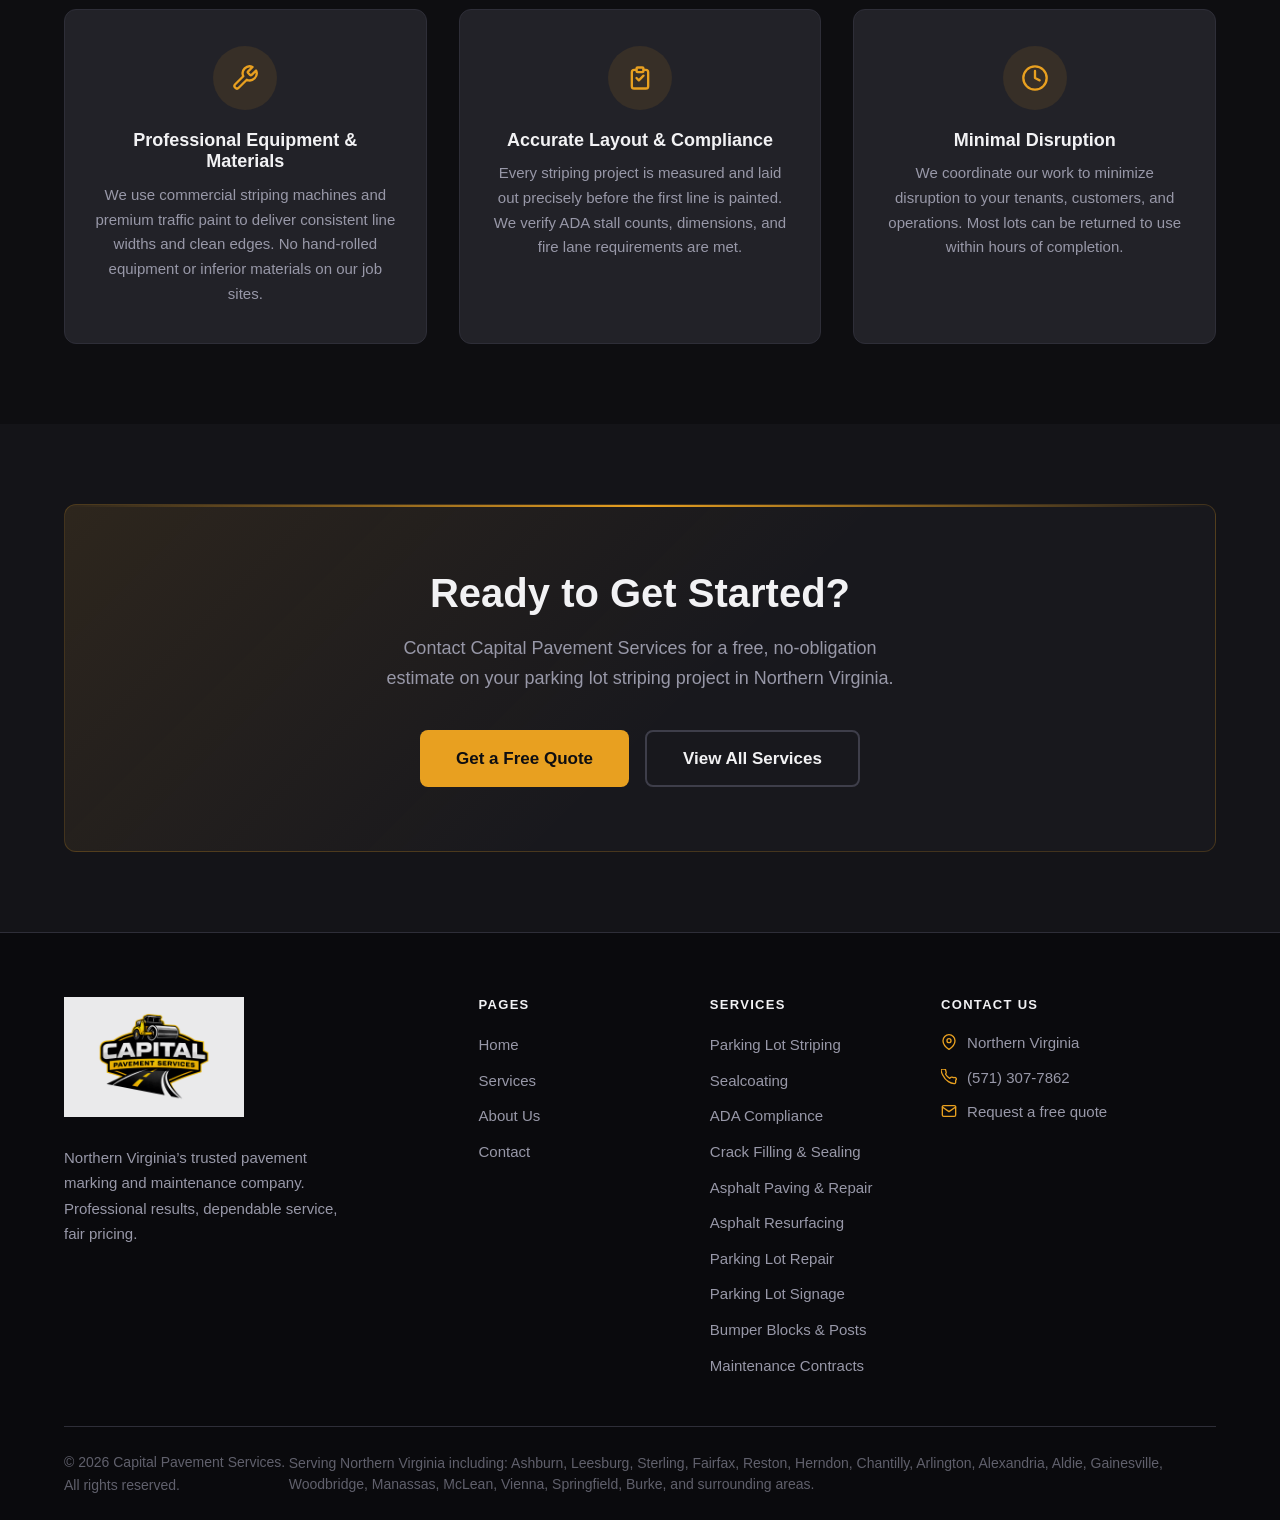
<file: parking-lot-striping.html>
<!DOCTYPE html>
<html lang="en">
<head>
  <meta charset="UTF-8" />
  <meta name="viewport" content="width=device-width, initial-scale=1.0" />
  <title>Parking Lot Striping &amp; Line Striping | Northern Virginia | Capital Pavement Services</title>
  <meta name="description" content="Professional parking lot striping and line striping services in Northern Virginia. We provide new installations and restriping for commercial properties, HOAs, and municipalities. Serving Fairfax, Arlington, Loudoun, and Prince William counties." />
  <link rel="canonical" href="https://capitalpavementservices.com/parking-lot-striping.html" />
  <link rel="stylesheet" href="css/styles.css" />
  <!-- ===== STRUCTURED DATA: HomeAndConstructionBusiness ===== -->
  <script type="application/ld+json">
  {
    "@context": "https://schema.org",
    "@type": "HomeAndConstructionBusiness",
    "name": "Capital Pavement Services",
    "url": "https://capitalpavementservices.com",
    "telephone": "+15713077862",
    "description": "Professional parking lot striping, sealcoating, crack filling, and pavement maintenance services for commercial properties throughout Northern Virginia.",
    "priceRange": "$",
    "areaServed": [
      {"@type": "City", "name": "Ashburn"},
      {"@type": "City", "name": "Leesburg"},
      {"@type": "City", "name": "Herndon"},
      {"@type": "City", "name": "Reston"},
      {"@type": "City", "name": "Sterling"},
      {"@type": "City", "name": "Chantilly"},
      {"@type": "City", "name": "Manassas"},
      {"@type": "City", "name": "Springfield"},
      {"@type": "City", "name": "Burke"},
      {"@type": "City", "name": "McLean"},
      {"@type": "City", "name": "Vienna"},
      {"@type": "City", "name": "Woodbridge"},
      {"@type": "City", "name": "Alexandria"},
      {"@type": "AdministrativeArea", "name": "Fairfax County"},
      {"@type": "AdministrativeArea", "name": "Loudoun County"},
      {"@type": "AdministrativeArea", "name": "Prince William County"},
      {"@type": "AdministrativeArea", "name": "Arlington County"}
    ],
    "address": {
      "@type": "PostalAddress",
      "addressRegion": "VA",
      "addressCountry": "US"
    },
    "openingHours": "Mo-Sa 08:00-18:00"
  }
  </script>
</head>
<body>

  <nav class="nav" role="navigation" aria-label="Main navigation">
    <div class="container nav-inner">
      <a href="index.html" class="nav-logo" aria-label="Capital Pavement Services Home">
        <img src="images/Capital%20Pavement%20Logo.png" alt="Capital Pavement Services — Northern Virginia" class="nav-logo-img" />
      </a>
      <ul class="nav-links" role="list">
        <li><a href="index.html" class="nav-link">Home</a></li>
        <li><a href="services.html" class="nav-link">Services</a></li>
        <li><a href="about.html" class="nav-link">About</a></li>
        <li><a href="contact.html" class="nav-link">Contact</a></li>
      </ul>
      <a href="tel:5713077862" class="nav-phone">(571) 307-7862</a>
      <a href="contact.html" class="btn btn-primary nav-cta">Get a Free Quote</a>
      <button class="nav-toggle" id="navToggle" aria-expanded="false" aria-label="Open menu">
        <span></span><span></span><span></span>
      </button>
    </div>
  </nav>
  <div class="mobile-nav" id="mobileNav" role="dialog" aria-label="Mobile menu">
    <a href="index.html" class="mobile-nav-link">Home</a>
    <a href="services.html" class="mobile-nav-link">Services</a>
    <a href="about.html" class="mobile-nav-link">About</a>
    <a href="contact.html" class="mobile-nav-link">Contact</a>
    <a href="tel:5713077862" class="mobile-nav-phone">&#9990; Call: (571) 307-7862</a>
    <a href="contact.html" class="btn btn-primary mobile-nav-cta">Get a Free Quote</a>
  </div>

  <header class="page-hero" aria-label="Parking Lot Striping page hero">
    <div class="container">
      <nav class="breadcrumb" aria-label="Breadcrumb">
        <a href="index.html">Home</a>
        <span class="breadcrumb-sep">/</span>
        <a href="services.html">Services</a>
        <span class="breadcrumb-sep">/</span>
        <span>Parking Lot Striping</span>
      </nav>
      <p class="page-hero-label">Our Services</p>
      <h1>Parking Lot Striping &amp; Line Striping</h1>
      <p>Precise, long-lasting parking lot striping and paving line striping for commercial and municipal properties throughout Northern Virginia.</p>
    </div>
  </header>

  <!-- OVERVIEW -->
  <section class="section" aria-labelledby="striping-heading">
    <div class="container">
      <div class="service-page-layout">
        <div class="service-page-main">
          <h2 id="striping-heading">About Parking Lot Striping</h2>
          <p>Fresh, professionally applied parking lot striping does more than improve your property&rsquo;s appearance &mdash; it maximizes available parking space, directs traffic flow, reduces accidents, and keeps your property legally compliant. Capital Pavement Services provides expert parking lot striping and line striping for commercial properties, retail centers, office parks, HOAs, schools, hospitals, and municipalities throughout Northern Virginia. Whether you need a complete new layout or a restripe of existing markings, we deliver crisp, precise results that last.</p>
          <p>Our paving line striping services use high-quality traffic paint &mdash; both waterborne and solvent-based formulations selected based on your pavement type and traffic conditions &mdash; applied with professional striping machines for consistent line width and sharp edges. We also provide layout consulting for properties undergoing construction or renovation, ensuring your parking lot design maximizes space and meets local code requirements before the first line is painted.</p>
          <h3>What&rsquo;s Included</h3>
          <ul class="service-include-list">
            <li>
              <svg viewBox="0 0 24 24" fill="none" stroke="currentColor" stroke-width="2.5" stroke-linecap="round" stroke-linejoin="round" aria-hidden="true"><polyline points="20 6 9 17 4 12"/></svg>
              Parking stall striping (standard and ADA-accessible)
            </li>
            <li>
              <svg viewBox="0 0 24 24" fill="none" stroke="currentColor" stroke-width="2.5" stroke-linecap="round" stroke-linejoin="round" aria-hidden="true"><polyline points="20 6 9 17 4 12"/></svg>
              Fire lane and curb striping
            </li>
            <li>
              <svg viewBox="0 0 24 24" fill="none" stroke="currentColor" stroke-width="2.5" stroke-linecap="round" stroke-linejoin="round" aria-hidden="true"><polyline points="20 6 9 17 4 12"/></svg>
              Directional arrows and chevrons
            </li>
            <li>
              <svg viewBox="0 0 24 24" fill="none" stroke="currentColor" stroke-width="2.5" stroke-linecap="round" stroke-linejoin="round" aria-hidden="true"><polyline points="20 6 9 17 4 12"/></svg>
              Crosswalk and pedestrian pathway markings
            </li>
            <li>
              <svg viewBox="0 0 24 24" fill="none" stroke="currentColor" stroke-width="2.5" stroke-linecap="round" stroke-linejoin="round" aria-hidden="true"><polyline points="20 6 9 17 4 12"/></svg>
              No-parking zone and loading zone markings
            </li>
            <li>
              <svg viewBox="0 0 24 24" fill="none" stroke="currentColor" stroke-width="2.5" stroke-linecap="round" stroke-linejoin="round" aria-hidden="true"><polyline points="20 6 9 17 4 12"/></svg>
              Handicap stall and access aisle striping
            </li>
            <li>
              <svg viewBox="0 0 24 24" fill="none" stroke="currentColor" stroke-width="2.5" stroke-linecap="round" stroke-linejoin="round" aria-hidden="true"><polyline points="20 6 9 17 4 12"/></svg>
              New parking lot layout design and consulting
            </li>
            <li>
              <svg viewBox="0 0 24 24" fill="none" stroke="currentColor" stroke-width="2.5" stroke-linecap="round" stroke-linejoin="round" aria-hidden="true"><polyline points="20 6 9 17 4 12"/></svg>
              Restriping of faded or worn markings
            </li>
            <li>
              <svg viewBox="0 0 24 24" fill="none" stroke="currentColor" stroke-width="2.5" stroke-linecap="round" stroke-linejoin="round" aria-hidden="true"><polyline points="20 6 9 17 4 12"/></svg>
              Layout compliance review for local codes
            </li>
          </ul>
        </div>
        <aside class="service-sidebar" aria-label="Parking Lot Striping benefits">
          <div class="sidebar-card">
            <h3>Key Benefits</h3>
            <ul class="sidebar-benefit-list">
              <li>
                <svg viewBox="0 0 24 24" fill="none" stroke="currentColor" stroke-width="2.5" stroke-linecap="round" stroke-linejoin="round" aria-hidden="true"><polyline points="20 6 9 17 4 12"/></svg>
                Maximizes available parking space
              </li>
              <li>
                <svg viewBox="0 0 24 24" fill="none" stroke="currentColor" stroke-width="2.5" stroke-linecap="round" stroke-linejoin="round" aria-hidden="true"><polyline points="20 6 9 17 4 12"/></svg>
                Improves traffic flow and reduces accidents
              </li>
              <li>
                <svg viewBox="0 0 24 24" fill="none" stroke="currentColor" stroke-width="2.5" stroke-linecap="round" stroke-linejoin="round" aria-hidden="true"><polyline points="20 6 9 17 4 12"/></svg>
                Meets ADA and local code requirements
              </li>
              <li>
                <svg viewBox="0 0 24 24" fill="none" stroke="currentColor" stroke-width="2.5" stroke-linecap="round" stroke-linejoin="round" aria-hidden="true"><polyline points="20 6 9 17 4 12"/></svg>
                Crisp lines that stay visible through all seasons
              </li>
              <li>
                <svg viewBox="0 0 24 24" fill="none" stroke="currentColor" stroke-width="2.5" stroke-linecap="round" stroke-linejoin="round" aria-hidden="true"><polyline points="20 6 9 17 4 12"/></svg>
                Minimal downtime &mdash; quick dry time returns lot to use
              </li>
            </ul>
          </div>
          <div class="sidebar-cta-card">
            <h3>Get a Free Estimate</h3>
            <p>Ready to discuss your parking lot striping project? Contact us for a free, no-obligation quote.</p>
            <a href="contact.html" class="btn btn-primary">Contact Us Today</a>
          </div>
        </aside>
      </div>
    </div>
  </section>

  <!-- WHY CHOOSE US -->
  <section class="section" aria-labelledby="striping-why">
    <div class="container">
      <div class="section-header centered">
        <p class="section-label">Why Capital Pavement Services</p>
        <h2 class="section-title" id="striping-why">The Right Choice for Parking Lot Striping in Northern Virginia</h2>
      </div>
      <div class="features-grid">
        <div class="feature-item">
          <div class="feature-icon">
            <svg viewBox="0 0 24 24" fill="none" stroke="currentColor" stroke-width="2" stroke-linecap="round" stroke-linejoin="round" aria-hidden="true"><path d="M14.7 6.3a1 1 0 000 1.4l1.6 1.6a1 1 0 001.4 0l3.77-3.77a6 6 0 01-7.94 7.94l-6.91 6.91a2.12 2.12 0 01-3-3l6.91-6.91a6 6 0 017.94-7.94l-3.76 3.76z"/></svg>
          </div>
          <h3>Professional Equipment &amp; Materials</h3>
          <p>We use commercial striping machines and premium traffic paint to deliver consistent line widths and clean edges. No hand-rolled equipment or inferior materials on our job sites.</p>
        </div>
        <div class="feature-item">
          <div class="feature-icon">
            <svg viewBox="0 0 24 24" fill="none" stroke="currentColor" stroke-width="2" stroke-linecap="round" stroke-linejoin="round" aria-hidden="true"><path d="M9 5H7a2 2 0 00-2 2v12a2 2 0 002 2h10a2 2 0 002-2V7a2 2 0 00-2-2h-2"/><rect x="9" y="3" width="6" height="4" rx="1"/><polyline points="9 12 11 14 15 10"/></svg>
          </div>
          <h3>Accurate Layout &amp; Compliance</h3>
          <p>Every striping project is measured and laid out precisely before the first line is painted. We verify ADA stall counts, dimensions, and fire lane requirements are met.</p>
        </div>
        <div class="feature-item">
          <div class="feature-icon">
            <svg viewBox="0 0 24 24" fill="none" stroke="currentColor" stroke-width="2" stroke-linecap="round" stroke-linejoin="round" aria-hidden="true"><circle cx="12" cy="12" r="10"/><polyline points="12 6 12 12 16 14"/></svg>
          </div>
          <h3>Minimal Disruption</h3>
          <p>We coordinate our work to minimize disruption to your tenants, customers, and operations. Most lots can be returned to use within hours of completion.</p>
        </div>
      </div>
    </div>
  </section>

  <!-- CTA BANNER -->
  <section class="section section-alt" aria-labelledby="striping-cta">
    <div class="container">
      <div class="cta-banner">
        <h2 id="striping-cta">Ready to Get Started?</h2>
        <p>Contact Capital Pavement Services for a free, no-obligation estimate on your parking lot striping project in Northern Virginia.</p>
        <div class="cta-banner-actions">
          <a href="contact.html" class="btn btn-primary btn-lg">Get a Free Quote</a>
          <a href="services.html" class="btn btn-secondary btn-lg">View All Services</a>
        </div>
      </div>
    </div>
  </section>

  <footer class="footer" role="contentinfo">
    <div class="container">
      <div class="footer-grid">
        <div class="footer-brand">
          <div class="footer-logo">
            <img src="images/Capital%20Pavement%20Logo.png" alt="Capital Pavement Services — Northern Virginia" class="footer-logo-img" />
          </div>
          <p>Northern Virginia&rsquo;s trusted pavement marking and maintenance company. Professional results, dependable service, fair pricing.</p>
        </div>
        <div class="footer-col">
          <h4>Pages</h4>
          <ul class="footer-links" role="list">
            <li><a href="index.html" class="footer-link">Home</a></li>
            <li><a href="services.html" class="footer-link">Services</a></li>
            <li><a href="about.html" class="footer-link">About Us</a></li>
            <li><a href="contact.html" class="footer-link">Contact</a></li>
          </ul>
        </div>
        <div class="footer-col">
          <h4>Services</h4>
          <ul class="footer-links" role="list">
            <li><a href="parking-lot-striping.html" class="footer-link">Parking Lot Striping</a></li>
            <li><a href="sealcoating.html" class="footer-link">Sealcoating</a></li>
            <li><a href="ada-compliance.html" class="footer-link">ADA Compliance</a></li>
            <li><a href="crack-filling.html" class="footer-link">Crack Filling &amp; Sealing</a></li>
            <li><a href="asphalt-paving.html" class="footer-link">Asphalt Paving &amp; Repair</a></li>
            <li><a href="asphalt-resurfacing.html" class="footer-link">Asphalt Resurfacing</a></li>
            <li><a href="parking-lot-maintenance.html" class="footer-link">Parking Lot Repair</a></li>
            <li><a href="parking-lot-signage.html" class="footer-link">Parking Lot Signage</a></li>
            <li><a href="bumper-block-installation.html" class="footer-link">Bumper Blocks &amp; Posts</a></li>
            <li><a href="maintenance-contracts.html" class="footer-link">Maintenance Contracts</a></li>
          </ul>
        </div>
        <div class="footer-col">
          <h4>Contact Us</h4>
          <div class="footer-contact-item">
            <svg viewBox="0 0 24 24" fill="none" stroke="currentColor" stroke-width="2" stroke-linecap="round" stroke-linejoin="round" aria-hidden="true"><path d="M21 10c0 7-9 13-9 13s-9-6-9-13a9 9 0 0118 0z"/><circle cx="12" cy="10" r="3"/></svg>
            <span>Northern Virginia</span>
          </div>
          <div class="footer-contact-item" style="margin-top:10px;">
            <svg viewBox="0 0 24 24" fill="none" stroke="currentColor" stroke-width="2" stroke-linecap="round" stroke-linejoin="round" aria-hidden="true"><path d="M22 16.92v3a2 2 0 01-2.18 2 19.79 19.79 0 01-8.63-3.07A19.5 19.5 0 013.07 9.81 19.79 19.79 0 01.01 1.18 2 2 0 012 .01h3a2 2 0 012 1.72c.127.96.361 1.903.7 2.81a2 2 0 01-.45 2.11L6.91 7.91a16 16 0 006.18 6.18l1.27-1.27a2 2 0 012.11-.45c.907.339 1.85.573 2.81.7A2 2 0 0122 16.92z"/></svg>
            <span><a href="tel:5713077862" style="color:var(--text-secondary);">(571) 307-7862</a></span>
          </div>
          <div class="footer-contact-item" style="margin-top:10px;">
            <svg viewBox="0 0 24 24" fill="none" stroke="currentColor" stroke-width="2" stroke-linecap="round" stroke-linejoin="round" aria-hidden="true"><path d="M4 4h16c1.1 0 2 .9 2 2v12c0 1.1-.9 2-2 2H4c-1.1 0-2-.9-2-2V6c0-1.1.9-2 2-2z"/><polyline points="22,6 12,13 2,6"/></svg>
            <span><a href="contact.html" style="color:var(--text-secondary);">Request a free quote</a></span>
          </div>
        </div>
      </div>
      <div class="footer-bottom">
        <p>&copy; 2026 Capital Pavement Services. All rights reserved.</p>
        <p class="footer-seo-text">Serving Northern Virginia including: Ashburn, Leesburg, Sterling, Fairfax, Reston, Herndon, Chantilly, Arlington, Alexandria, Aldie, Gainesville, Woodbridge, Manassas, McLean, Vienna, Springfield, Burke, and surrounding areas.</p>
      </div>
    </div>
  </footer>
  <script src="js/main.js"></script>

</body>
</html>
</file>
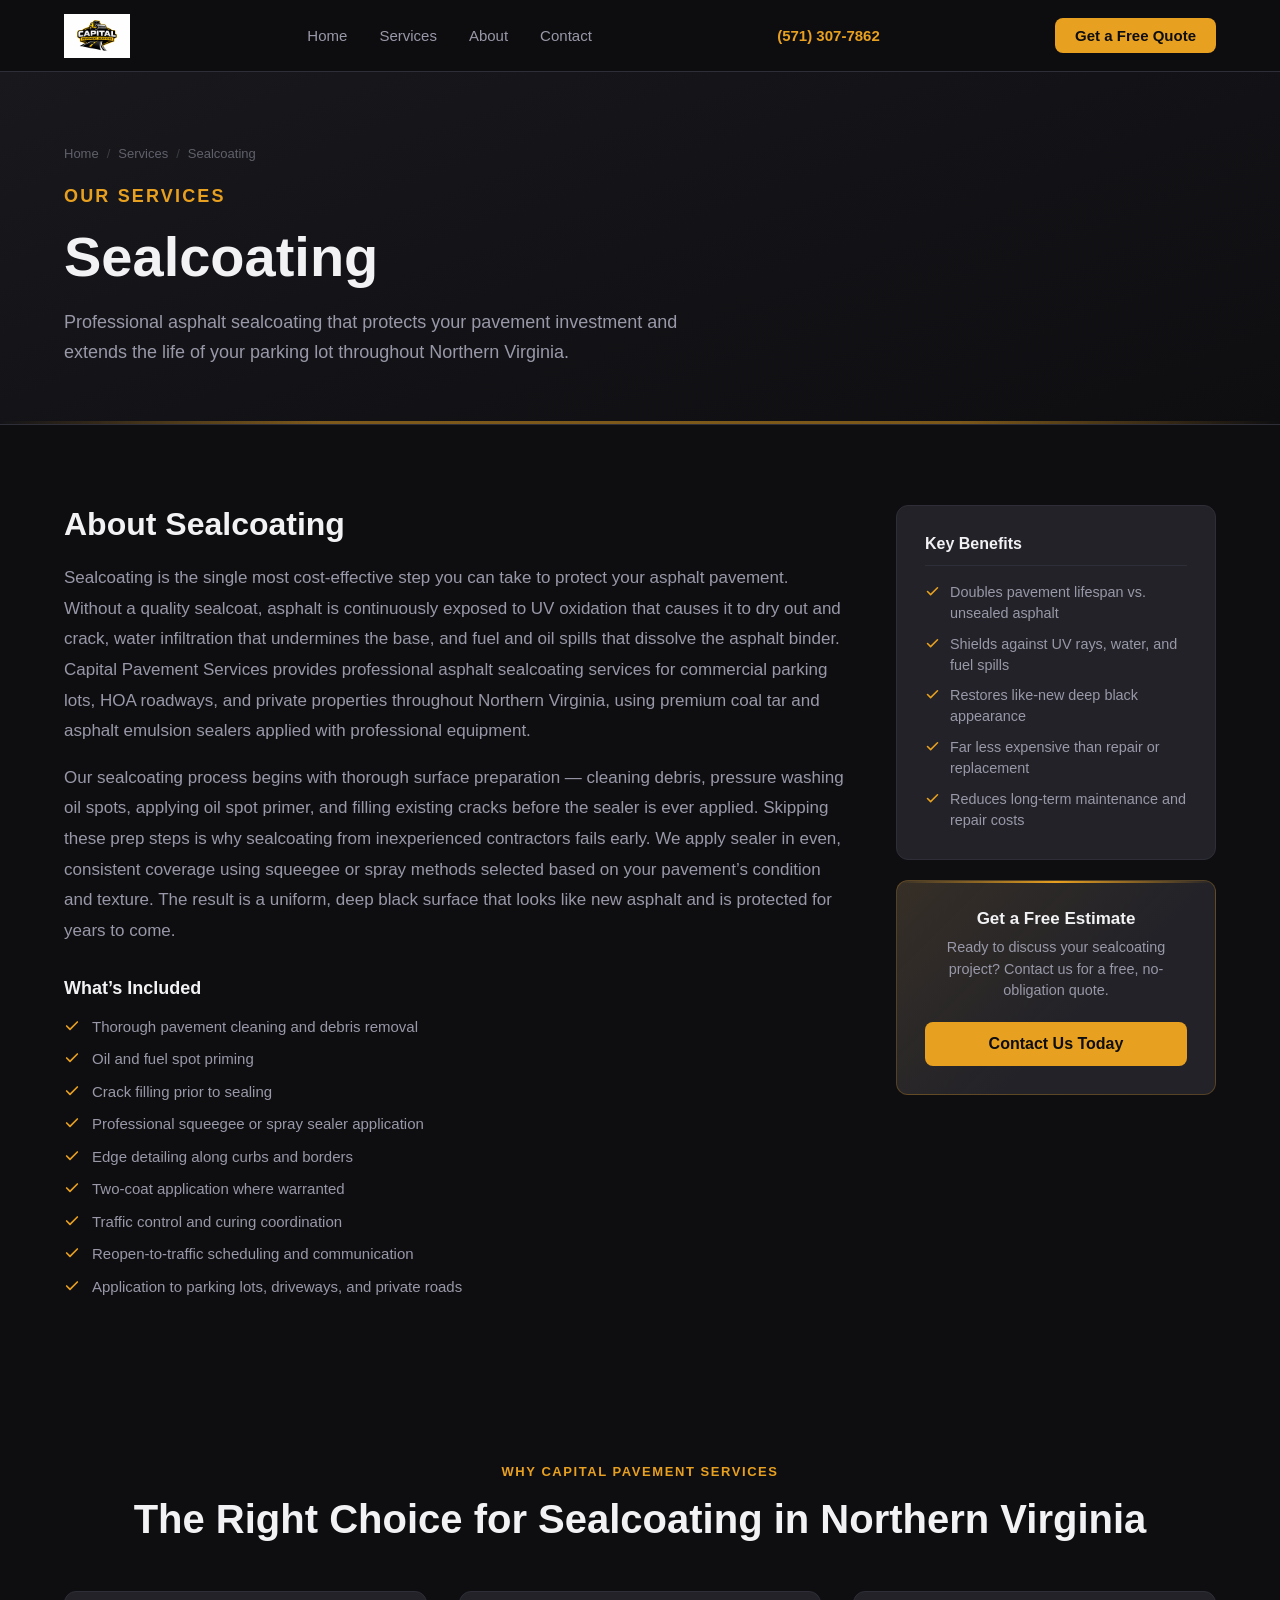
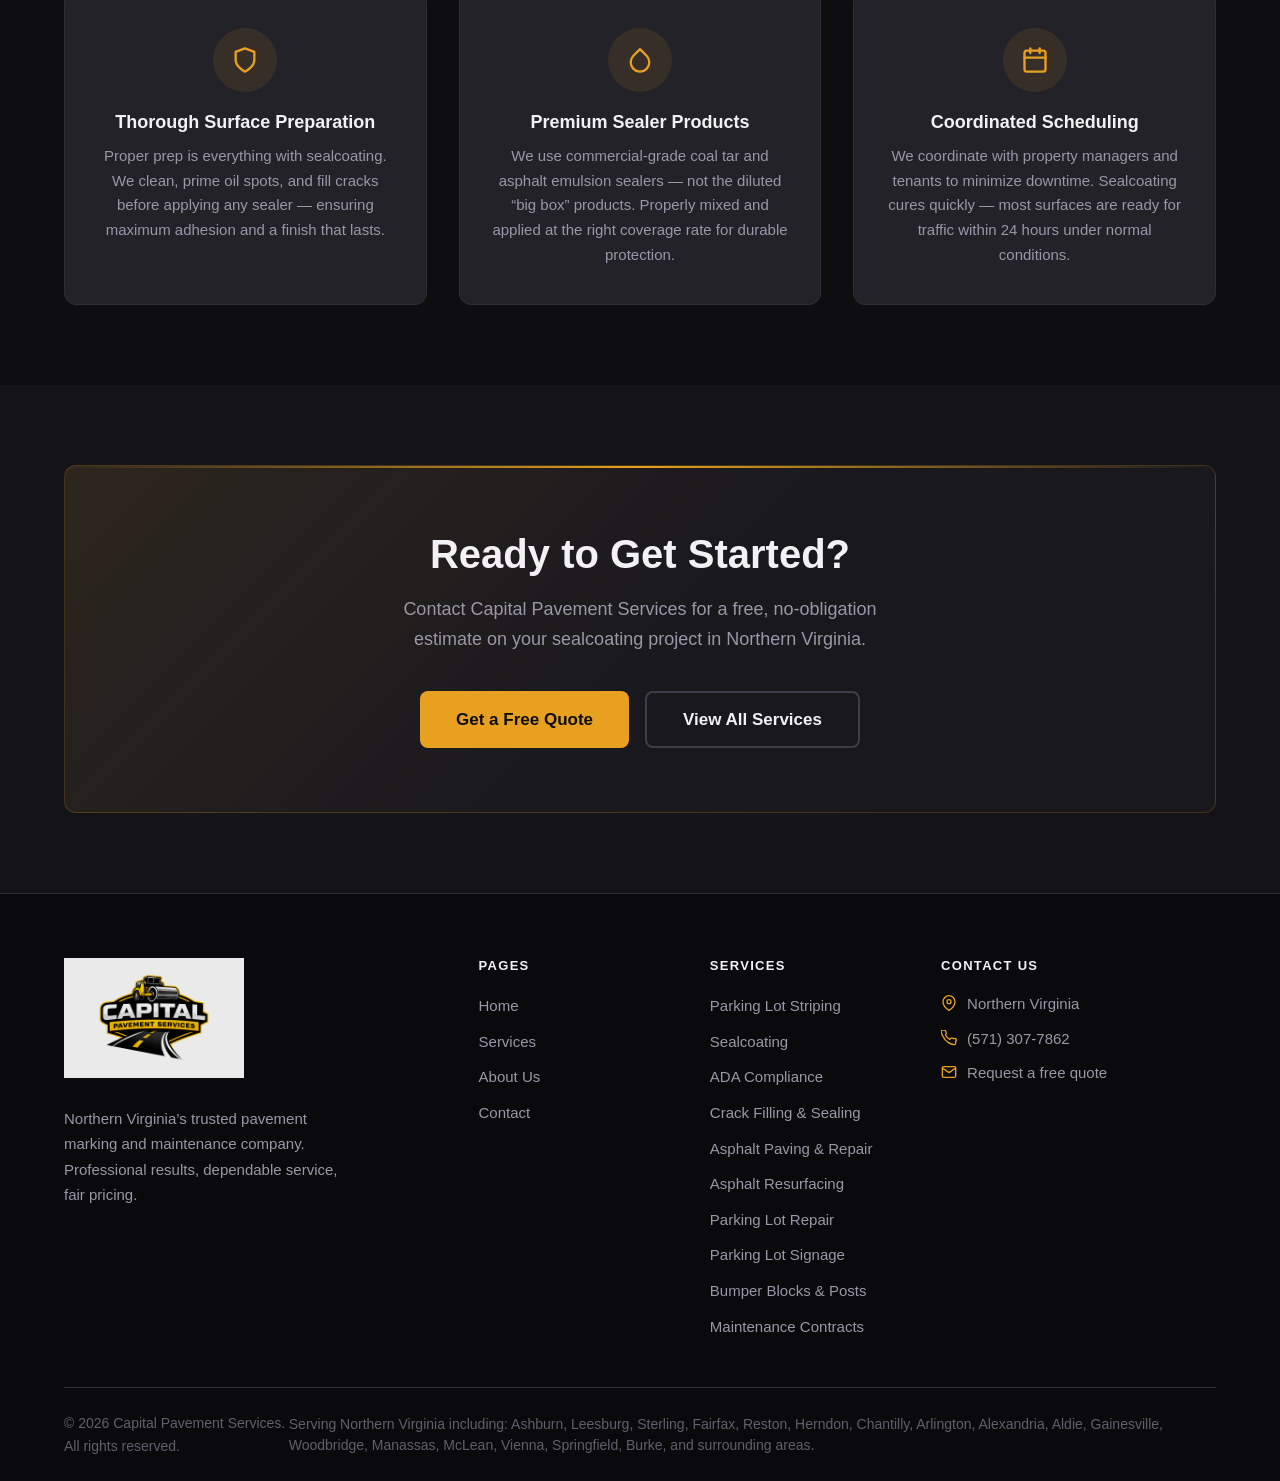
<file: sealcoating.html>
<!DOCTYPE html>
<html lang="en">
<head>
  <meta charset="UTF-8" />
  <meta name="viewport" content="width=device-width, initial-scale=1.0" />
  <title>Sealcoating Services | Northern Virginia | Capital Pavement Services</title>
  <meta name="description" content="Professional asphalt sealcoating services in Northern Virginia. Protect your parking lot from UV damage, water, and fuel spills. Serving commercial properties in Fairfax, Arlington, Loudoun, and Prince William counties." />
  <link rel="canonical" href="https://capitalpavementservices.com/sealcoating.html" />
  <link rel="stylesheet" href="css/styles.css" />
  <!-- ===== STRUCTURED DATA: HomeAndConstructionBusiness ===== -->
  <script type="application/ld+json">
  {
    "@context": "https://schema.org",
    "@type": "HomeAndConstructionBusiness",
    "name": "Capital Pavement Services",
    "url": "https://capitalpavementservices.com",
    "telephone": "+15713077862",
    "description": "Professional parking lot striping, sealcoating, crack filling, and pavement maintenance services for commercial properties throughout Northern Virginia.",
    "priceRange": "$",
    "areaServed": [
      {"@type": "City", "name": "Ashburn"},
      {"@type": "City", "name": "Leesburg"},
      {"@type": "City", "name": "Herndon"},
      {"@type": "City", "name": "Reston"},
      {"@type": "City", "name": "Sterling"},
      {"@type": "City", "name": "Chantilly"},
      {"@type": "City", "name": "Manassas"},
      {"@type": "City", "name": "Springfield"},
      {"@type": "City", "name": "Burke"},
      {"@type": "City", "name": "McLean"},
      {"@type": "City", "name": "Vienna"},
      {"@type": "City", "name": "Woodbridge"},
      {"@type": "City", "name": "Alexandria"},
      {"@type": "AdministrativeArea", "name": "Fairfax County"},
      {"@type": "AdministrativeArea", "name": "Loudoun County"},
      {"@type": "AdministrativeArea", "name": "Prince William County"},
      {"@type": "AdministrativeArea", "name": "Arlington County"}
    ],
    "address": {
      "@type": "PostalAddress",
      "addressRegion": "VA",
      "addressCountry": "US"
    },
    "openingHours": "Mo-Sa 08:00-18:00"
  }
  </script>
</head>
<body>

  <nav class="nav" role="navigation" aria-label="Main navigation">
    <div class="container nav-inner">
      <a href="index.html" class="nav-logo" aria-label="Capital Pavement Services Home">
        <img src="images/Capital%20Pavement%20Logo.png" alt="Capital Pavement Services — Northern Virginia" class="nav-logo-img" />
      </a>
      <ul class="nav-links" role="list">
        <li><a href="index.html" class="nav-link">Home</a></li>
        <li><a href="services.html" class="nav-link">Services</a></li>
        <li><a href="about.html" class="nav-link">About</a></li>
        <li><a href="contact.html" class="nav-link">Contact</a></li>
      </ul>
      <a href="tel:5713077862" class="nav-phone">(571) 307-7862</a>
      <a href="contact.html" class="btn btn-primary nav-cta">Get a Free Quote</a>
      <button class="nav-toggle" id="navToggle" aria-expanded="false" aria-label="Open menu">
        <span></span><span></span><span></span>
      </button>
    </div>
  </nav>
  <div class="mobile-nav" id="mobileNav" role="dialog" aria-label="Mobile menu">
    <a href="index.html" class="mobile-nav-link">Home</a>
    <a href="services.html" class="mobile-nav-link">Services</a>
    <a href="about.html" class="mobile-nav-link">About</a>
    <a href="contact.html" class="mobile-nav-link">Contact</a>
    <a href="tel:5713077862" class="mobile-nav-phone">&#9990; Call: (571) 307-7862</a>
    <a href="contact.html" class="btn btn-primary mobile-nav-cta">Get a Free Quote</a>
  </div>

  <header class="page-hero" aria-label="Sealcoating page hero">
    <div class="container">
      <nav class="breadcrumb" aria-label="Breadcrumb">
        <a href="index.html">Home</a>
        <span class="breadcrumb-sep">/</span>
        <a href="services.html">Services</a>
        <span class="breadcrumb-sep">/</span>
        <span>Sealcoating</span>
      </nav>
      <p class="page-hero-label">Our Services</p>
      <h1>Sealcoating</h1>
      <p>Professional asphalt sealcoating that protects your pavement investment and extends the life of your parking lot throughout Northern Virginia.</p>
    </div>
  </header>

  <!-- OVERVIEW -->
  <section class="section" aria-labelledby="sealcoating-heading">
    <div class="container">
      <div class="service-page-layout">
        <div class="service-page-main">
          <h2 id="sealcoating-heading">About Sealcoating</h2>
          <p>Sealcoating is the single most cost-effective step you can take to protect your asphalt pavement. Without a quality sealcoat, asphalt is continuously exposed to UV oxidation that causes it to dry out and crack, water infiltration that undermines the base, and fuel and oil spills that dissolve the asphalt binder. Capital Pavement Services provides professional asphalt sealcoating services for commercial parking lots, HOA roadways, and private properties throughout Northern Virginia, using premium coal tar and asphalt emulsion sealers applied with professional equipment.</p>
          <p>Our sealcoating process begins with thorough surface preparation &mdash; cleaning debris, pressure washing oil spots, applying oil spot primer, and filling existing cracks before the sealer is ever applied. Skipping these prep steps is why sealcoating from inexperienced contractors fails early. We apply sealer in even, consistent coverage using squeegee or spray methods selected based on your pavement&rsquo;s condition and texture. The result is a uniform, deep black surface that looks like new asphalt and is protected for years to come.</p>
          <h3>What&rsquo;s Included</h3>
          <ul class="service-include-list">
            <li>
              <svg viewBox="0 0 24 24" fill="none" stroke="currentColor" stroke-width="2.5" stroke-linecap="round" stroke-linejoin="round" aria-hidden="true"><polyline points="20 6 9 17 4 12"/></svg>
              Thorough pavement cleaning and debris removal
            </li>
            <li>
              <svg viewBox="0 0 24 24" fill="none" stroke="currentColor" stroke-width="2.5" stroke-linecap="round" stroke-linejoin="round" aria-hidden="true"><polyline points="20 6 9 17 4 12"/></svg>
              Oil and fuel spot priming
            </li>
            <li>
              <svg viewBox="0 0 24 24" fill="none" stroke="currentColor" stroke-width="2.5" stroke-linecap="round" stroke-linejoin="round" aria-hidden="true"><polyline points="20 6 9 17 4 12"/></svg>
              Crack filling prior to sealing
            </li>
            <li>
              <svg viewBox="0 0 24 24" fill="none" stroke="currentColor" stroke-width="2.5" stroke-linecap="round" stroke-linejoin="round" aria-hidden="true"><polyline points="20 6 9 17 4 12"/></svg>
              Professional squeegee or spray sealer application
            </li>
            <li>
              <svg viewBox="0 0 24 24" fill="none" stroke="currentColor" stroke-width="2.5" stroke-linecap="round" stroke-linejoin="round" aria-hidden="true"><polyline points="20 6 9 17 4 12"/></svg>
              Edge detailing along curbs and borders
            </li>
            <li>
              <svg viewBox="0 0 24 24" fill="none" stroke="currentColor" stroke-width="2.5" stroke-linecap="round" stroke-linejoin="round" aria-hidden="true"><polyline points="20 6 9 17 4 12"/></svg>
              Two-coat application where warranted
            </li>
            <li>
              <svg viewBox="0 0 24 24" fill="none" stroke="currentColor" stroke-width="2.5" stroke-linecap="round" stroke-linejoin="round" aria-hidden="true"><polyline points="20 6 9 17 4 12"/></svg>
              Traffic control and curing coordination
            </li>
            <li>
              <svg viewBox="0 0 24 24" fill="none" stroke="currentColor" stroke-width="2.5" stroke-linecap="round" stroke-linejoin="round" aria-hidden="true"><polyline points="20 6 9 17 4 12"/></svg>
              Reopen-to-traffic scheduling and communication
            </li>
            <li>
              <svg viewBox="0 0 24 24" fill="none" stroke="currentColor" stroke-width="2.5" stroke-linecap="round" stroke-linejoin="round" aria-hidden="true"><polyline points="20 6 9 17 4 12"/></svg>
              Application to parking lots, driveways, and private roads
            </li>
          </ul>
        </div>
        <aside class="service-sidebar" aria-label="Sealcoating benefits">
          <div class="sidebar-card">
            <h3>Key Benefits</h3>
            <ul class="sidebar-benefit-list">
              <li>
                <svg viewBox="0 0 24 24" fill="none" stroke="currentColor" stroke-width="2.5" stroke-linecap="round" stroke-linejoin="round" aria-hidden="true"><polyline points="20 6 9 17 4 12"/></svg>
                Doubles pavement lifespan vs. unsealed asphalt
              </li>
              <li>
                <svg viewBox="0 0 24 24" fill="none" stroke="currentColor" stroke-width="2.5" stroke-linecap="round" stroke-linejoin="round" aria-hidden="true"><polyline points="20 6 9 17 4 12"/></svg>
                Shields against UV rays, water, and fuel spills
              </li>
              <li>
                <svg viewBox="0 0 24 24" fill="none" stroke="currentColor" stroke-width="2.5" stroke-linecap="round" stroke-linejoin="round" aria-hidden="true"><polyline points="20 6 9 17 4 12"/></svg>
                Restores like-new deep black appearance
              </li>
              <li>
                <svg viewBox="0 0 24 24" fill="none" stroke="currentColor" stroke-width="2.5" stroke-linecap="round" stroke-linejoin="round" aria-hidden="true"><polyline points="20 6 9 17 4 12"/></svg>
                Far less expensive than repair or replacement
              </li>
              <li>
                <svg viewBox="0 0 24 24" fill="none" stroke="currentColor" stroke-width="2.5" stroke-linecap="round" stroke-linejoin="round" aria-hidden="true"><polyline points="20 6 9 17 4 12"/></svg>
                Reduces long-term maintenance and repair costs
              </li>
            </ul>
          </div>
          <div class="sidebar-cta-card">
            <h3>Get a Free Estimate</h3>
            <p>Ready to discuss your sealcoating project? Contact us for a free, no-obligation quote.</p>
            <a href="contact.html" class="btn btn-primary">Contact Us Today</a>
          </div>
        </aside>
      </div>
    </div>
  </section>

  <!-- WHY CHOOSE US -->
  <section class="section" aria-labelledby="sealcoating-why">
    <div class="container">
      <div class="section-header centered">
        <p class="section-label">Why Capital Pavement Services</p>
        <h2 class="section-title" id="sealcoating-why">The Right Choice for Sealcoating in Northern Virginia</h2>
      </div>
      <div class="features-grid">
        <div class="feature-item">
          <div class="feature-icon">
            <svg viewBox="0 0 24 24" fill="none" stroke="currentColor" stroke-width="2" stroke-linecap="round" stroke-linejoin="round" aria-hidden="true"><path d="M12 22s8-4 8-10V5l-8-3-8 3v7c0 6 8 10 8 10z"/></svg>
          </div>
          <h3>Thorough Surface Preparation</h3>
          <p>Proper prep is everything with sealcoating. We clean, prime oil spots, and fill cracks before applying any sealer &mdash; ensuring maximum adhesion and a finish that lasts.</p>
        </div>
        <div class="feature-item">
          <div class="feature-icon">
            <svg viewBox="0 0 24 24" fill="none" stroke="currentColor" stroke-width="2" stroke-linecap="round" stroke-linejoin="round" aria-hidden="true"><path d="M12 2.69l5.66 5.66a8 8 0 11-11.31 0z"/></svg>
          </div>
          <h3>Premium Sealer Products</h3>
          <p>We use commercial-grade coal tar and asphalt emulsion sealers &mdash; not the diluted &ldquo;big box&rdquo; products. Properly mixed and applied at the right coverage rate for durable protection.</p>
        </div>
        <div class="feature-item">
          <div class="feature-icon">
            <svg viewBox="0 0 24 24" fill="none" stroke="currentColor" stroke-width="2" stroke-linecap="round" stroke-linejoin="round" aria-hidden="true"><rect x="3" y="4" width="18" height="18" rx="2" ry="2"/><line x1="16" y1="2" x2="16" y2="6"/><line x1="8" y1="2" x2="8" y2="6"/><line x1="3" y1="10" x2="21" y2="10"/></svg>
          </div>
          <h3>Coordinated Scheduling</h3>
          <p>We coordinate with property managers and tenants to minimize downtime. Sealcoating cures quickly &mdash; most surfaces are ready for traffic within 24 hours under normal conditions.</p>
        </div>
      </div>
    </div>
  </section>

  <!-- CTA BANNER -->
  <section class="section section-alt" aria-labelledby="sealcoating-cta">
    <div class="container">
      <div class="cta-banner">
        <h2 id="sealcoating-cta">Ready to Get Started?</h2>
        <p>Contact Capital Pavement Services for a free, no-obligation estimate on your sealcoating project in Northern Virginia.</p>
        <div class="cta-banner-actions">
          <a href="contact.html" class="btn btn-primary btn-lg">Get a Free Quote</a>
          <a href="services.html" class="btn btn-secondary btn-lg">View All Services</a>
        </div>
      </div>
    </div>
  </section>

  <footer class="footer" role="contentinfo">
    <div class="container">
      <div class="footer-grid">
        <div class="footer-brand">
          <div class="footer-logo">
            <img src="images/Capital%20Pavement%20Logo.png" alt="Capital Pavement Services — Northern Virginia" class="footer-logo-img" />
          </div>
          <p>Northern Virginia&rsquo;s trusted pavement marking and maintenance company. Professional results, dependable service, fair pricing.</p>
        </div>
        <div class="footer-col">
          <h4>Pages</h4>
          <ul class="footer-links" role="list">
            <li><a href="index.html" class="footer-link">Home</a></li>
            <li><a href="services.html" class="footer-link">Services</a></li>
            <li><a href="about.html" class="footer-link">About Us</a></li>
            <li><a href="contact.html" class="footer-link">Contact</a></li>
          </ul>
        </div>
        <div class="footer-col">
          <h4>Services</h4>
          <ul class="footer-links" role="list">
            <li><a href="parking-lot-striping.html" class="footer-link">Parking Lot Striping</a></li>
            <li><a href="sealcoating.html" class="footer-link">Sealcoating</a></li>
            <li><a href="ada-compliance.html" class="footer-link">ADA Compliance</a></li>
            <li><a href="crack-filling.html" class="footer-link">Crack Filling &amp; Sealing</a></li>
            <li><a href="asphalt-paving.html" class="footer-link">Asphalt Paving &amp; Repair</a></li>
            <li><a href="asphalt-resurfacing.html" class="footer-link">Asphalt Resurfacing</a></li>
            <li><a href="parking-lot-maintenance.html" class="footer-link">Parking Lot Repair</a></li>
            <li><a href="parking-lot-signage.html" class="footer-link">Parking Lot Signage</a></li>
            <li><a href="bumper-block-installation.html" class="footer-link">Bumper Blocks &amp; Posts</a></li>
            <li><a href="maintenance-contracts.html" class="footer-link">Maintenance Contracts</a></li>
          </ul>
        </div>
        <div class="footer-col">
          <h4>Contact Us</h4>
          <div class="footer-contact-item">
            <svg viewBox="0 0 24 24" fill="none" stroke="currentColor" stroke-width="2" stroke-linecap="round" stroke-linejoin="round" aria-hidden="true"><path d="M21 10c0 7-9 13-9 13s-9-6-9-13a9 9 0 0118 0z"/><circle cx="12" cy="10" r="3"/></svg>
            <span>Northern Virginia</span>
          </div>
          <div class="footer-contact-item" style="margin-top:10px;">
            <svg viewBox="0 0 24 24" fill="none" stroke="currentColor" stroke-width="2" stroke-linecap="round" stroke-linejoin="round" aria-hidden="true"><path d="M22 16.92v3a2 2 0 01-2.18 2 19.79 19.79 0 01-8.63-3.07A19.5 19.5 0 013.07 9.81 19.79 19.79 0 01.01 1.18 2 2 0 012 .01h3a2 2 0 012 1.72c.127.96.361 1.903.7 2.81a2 2 0 01-.45 2.11L6.91 7.91a16 16 0 006.18 6.18l1.27-1.27a2 2 0 012.11-.45c.907.339 1.85.573 2.81.7A2 2 0 0122 16.92z"/></svg>
            <span><a href="tel:5713077862" style="color:var(--text-secondary);">(571) 307-7862</a></span>
          </div>
          <div class="footer-contact-item" style="margin-top:10px;">
            <svg viewBox="0 0 24 24" fill="none" stroke="currentColor" stroke-width="2" stroke-linecap="round" stroke-linejoin="round" aria-hidden="true"><path d="M4 4h16c1.1 0 2 .9 2 2v12c0 1.1-.9 2-2 2H4c-1.1 0-2-.9-2-2V6c0-1.1.9-2 2-2z"/><polyline points="22,6 12,13 2,6"/></svg>
            <span><a href="contact.html" style="color:var(--text-secondary);">Request a free quote</a></span>
          </div>
        </div>
      </div>
      <div class="footer-bottom">
        <p>&copy; 2026 Capital Pavement Services. All rights reserved.</p>
        <p class="footer-seo-text">Serving Northern Virginia including: Ashburn, Leesburg, Sterling, Fairfax, Reston, Herndon, Chantilly, Arlington, Alexandria, Aldie, Gainesville, Woodbridge, Manassas, McLean, Vienna, Springfield, Burke, and surrounding areas.</p>
      </div>
    </div>
  </footer>
  <script src="js/main.js"></script>

</body>
</html>
</file>
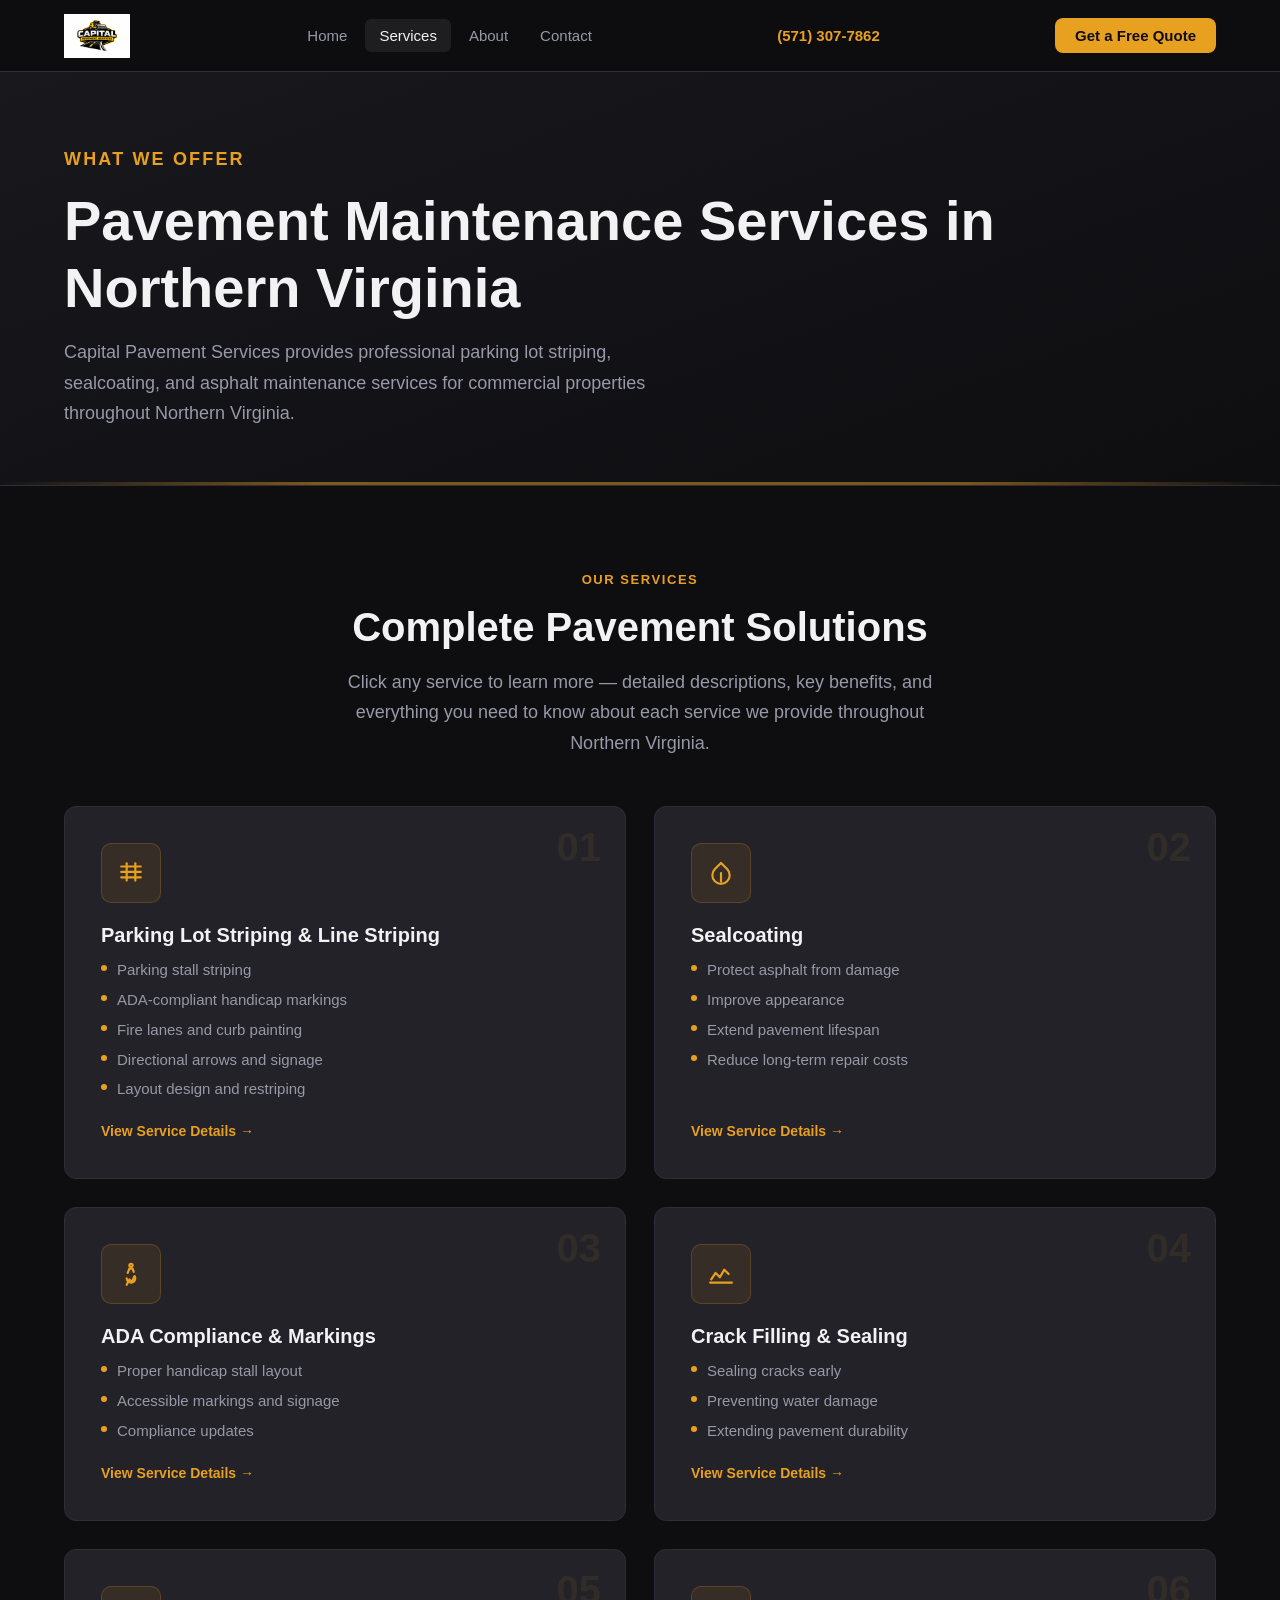
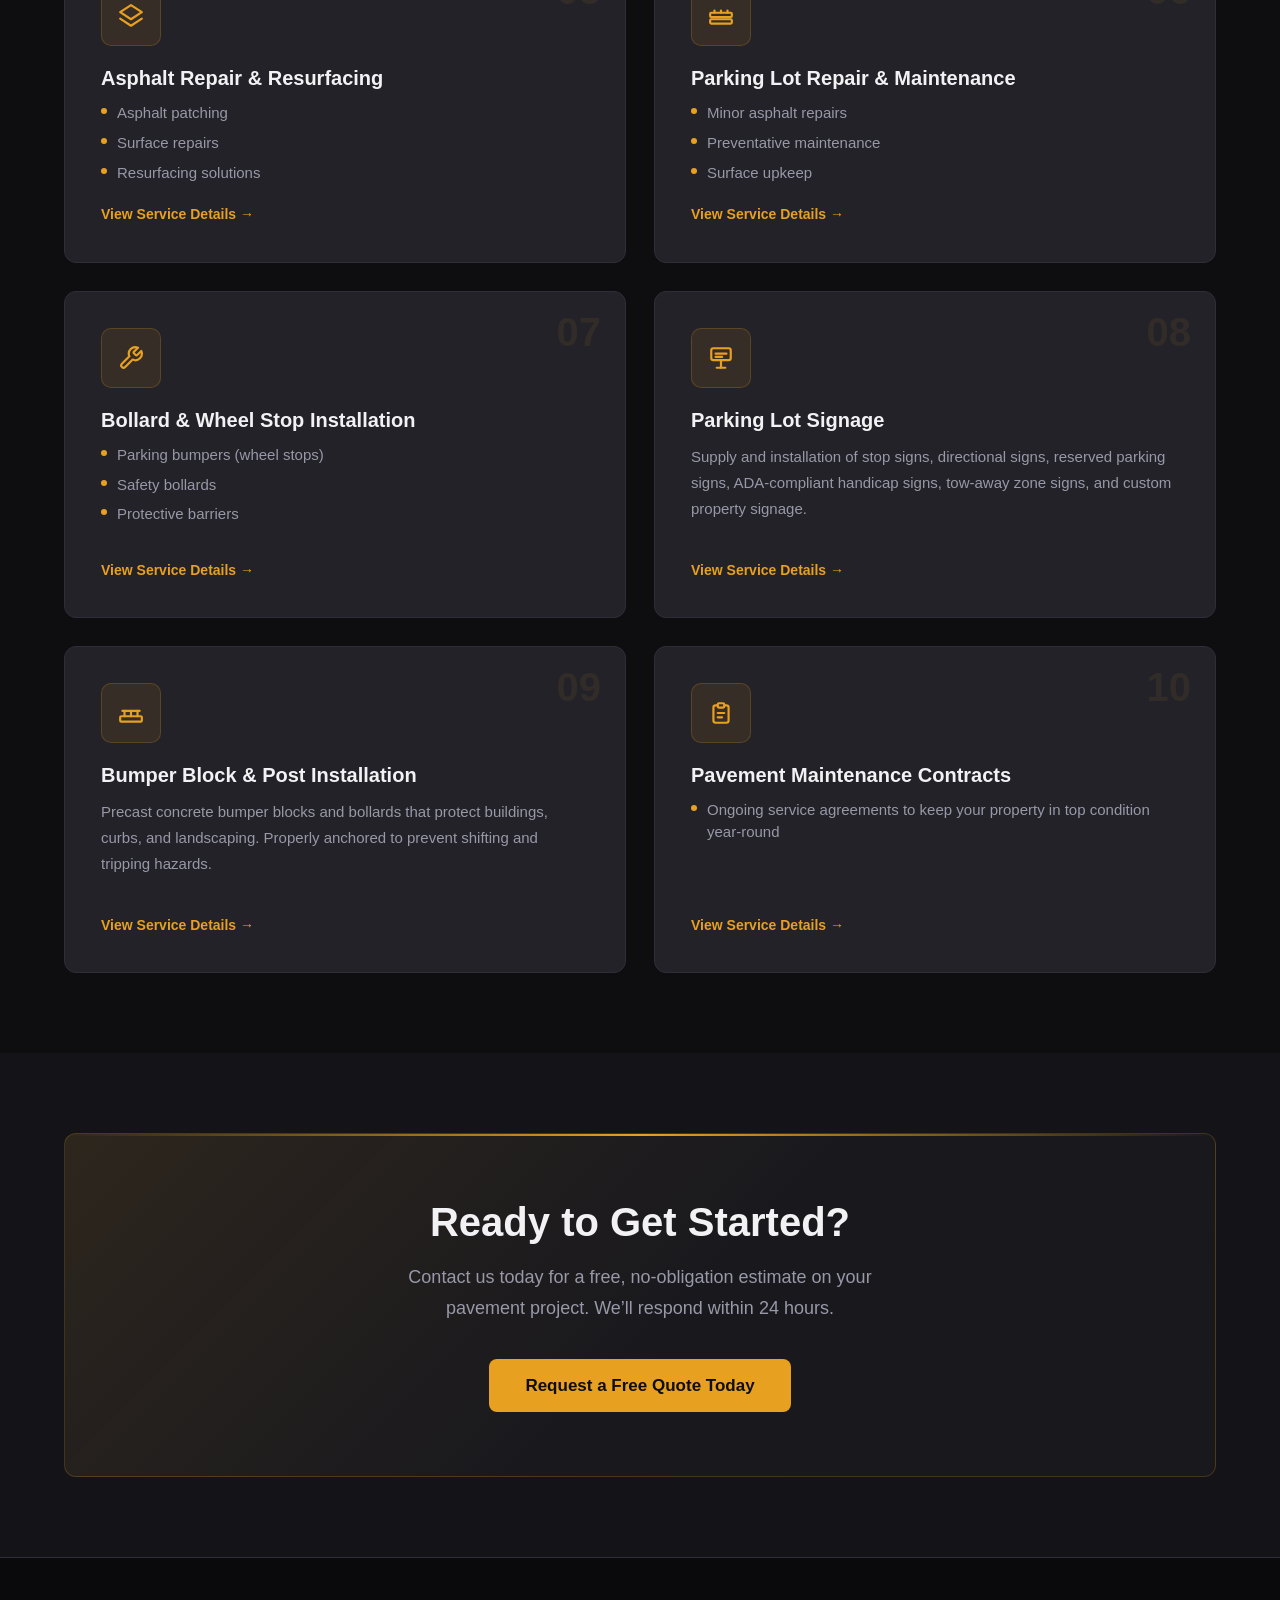
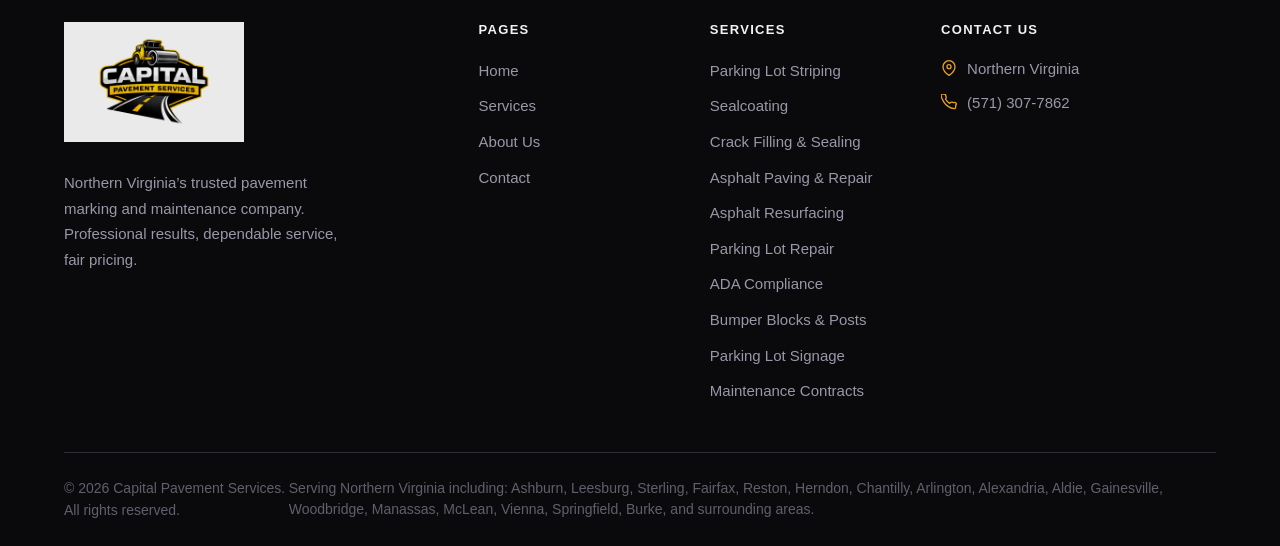
<file: services.html>
<!DOCTYPE html>
<html lang="en">
<head>
  <meta charset="UTF-8" />
  <meta name="viewport" content="width=device-width, initial-scale=1.0" />
  <title>Services | Capital Pavement Services — Northern Virginia</title>
  <meta name="description" content="Full-service pavement solutions in Northern Virginia: parking lot striping, sealcoating, pavement crack filling and sealing, asphalt paving and repair, asphalt resurfacing, ADA compliance, bumper blocks, parking lot signage, and maintenance contracts." />
  <link rel="canonical" href="https://capitalpavementservices.com/services.html" />
  <link rel="stylesheet" href="css/styles.css" />
  <!-- ===== STRUCTURED DATA: HomeAndConstructionBusiness ===== -->
  <script type="application/ld+json">
  {
    "@context": "https://schema.org",
    "@type": "HomeAndConstructionBusiness",
    "name": "Capital Pavement Services",
    "url": "https://capitalpavementservices.com",
    "telephone": "+15713077862",
    "description": "Professional parking lot striping, sealcoating, crack filling, and pavement maintenance services for commercial properties throughout Northern Virginia.",
    "priceRange": "$",
    "areaServed": [
      {"@type": "City", "name": "Ashburn"},
      {"@type": "City", "name": "Leesburg"},
      {"@type": "City", "name": "Herndon"},
      {"@type": "City", "name": "Reston"},
      {"@type": "City", "name": "Sterling"},
      {"@type": "City", "name": "Chantilly"},
      {"@type": "City", "name": "Manassas"},
      {"@type": "City", "name": "Springfield"},
      {"@type": "City", "name": "Burke"},
      {"@type": "City", "name": "McLean"},
      {"@type": "City", "name": "Vienna"},
      {"@type": "City", "name": "Woodbridge"},
      {"@type": "City", "name": "Alexandria"},
      {"@type": "AdministrativeArea", "name": "Fairfax County"},
      {"@type": "AdministrativeArea", "name": "Loudoun County"},
      {"@type": "AdministrativeArea", "name": "Prince William County"},
      {"@type": "AdministrativeArea", "name": "Arlington County"}
    ],
    "address": {
      "@type": "PostalAddress",
      "addressRegion": "VA",
      "addressCountry": "US"
    },
    "openingHours": "Mo-Sa 08:00-18:00"
  }
  </script>
</head>
<body>

  <!-- ===== NAVIGATION ===== -->
  <nav class="nav" role="navigation" aria-label="Main navigation">
    <div class="container nav-inner">
      <a href="index.html" class="nav-logo" aria-label="Capital Pavement Services Home">
        <img src="images/Capital%20Pavement%20Logo.png" alt="Capital Pavement Services — Northern Virginia" class="nav-logo-img" />
      </a>
      <ul class="nav-links" role="list">
        <li><a href="index.html" class="nav-link">Home</a></li>
        <li><a href="services.html" class="nav-link">Services</a></li>
        <li><a href="about.html" class="nav-link">About</a></li>
        <li><a href="contact.html" class="nav-link">Contact</a></li>
      </ul>
      <a href="tel:5713077862" class="nav-phone">(571) 307-7862</a>
      <a href="contact.html" class="btn btn-primary nav-cta">Get a Free Quote</a>
      <button class="nav-toggle" id="navToggle" aria-expanded="false" aria-label="Open menu">
        <span></span><span></span><span></span>
      </button>
    </div>
  </nav>

  <div class="mobile-nav" id="mobileNav" role="dialog" aria-label="Mobile menu">
    <a href="index.html" class="mobile-nav-link">Home</a>
    <a href="services.html" class="mobile-nav-link">Services</a>
    <a href="about.html" class="mobile-nav-link">About</a>
    <a href="contact.html" class="mobile-nav-link">Contact</a>
    <a href="tel:5713077862" class="mobile-nav-phone">&#9990; Call: (571) 307-7862</a>
    <a href="contact.html" class="btn btn-primary mobile-nav-cta">Get a Free Quote</a>
  </div>

  <!-- ===== PAGE HERO ===== -->
  <header class="page-hero" aria-label="Services page hero">
    <div class="container">
      <p class="page-hero-label">What We Offer</p>
      <h1>Pavement Maintenance Services in Northern Virginia</h1>
      <p>
        Capital Pavement Services provides professional parking lot striping, sealcoating, and asphalt maintenance services for commercial properties throughout Northern Virginia.
      </p>
    </div>
  </header>

  <!-- ===== ALL SERVICES ===== -->
  <section class="section" aria-labelledby="services-main-heading">
    <div class="container">
      <div class="section-header centered">
        <p class="section-label">Our Services</p>
        <h2 class="section-title" id="services-main-heading">Complete Pavement Solutions</h2>
        <p class="section-subtitle">
          Click any service to learn more — detailed descriptions, key benefits, and everything
          you need to know about each service we provide throughout Northern Virginia.
        </p>
      </div>

      <div class="services-full-grid">

        <!-- 1. Parking Lot Striping -->
        <a class="service-full-card" href="parking-lot-striping.html" id="striping">
          <span class="service-number" aria-hidden="true">01</span>
          <div class="service-icon" aria-hidden="true">
            <svg viewBox="0 0 24 24" fill="none" stroke="currentColor" stroke-width="2" stroke-linecap="round">
              <line x1="3" y1="6" x2="21" y2="6"/>
              <line x1="3" y1="11" x2="21" y2="11"/>
              <line x1="3" y1="16" x2="21" y2="16"/>
              <line x1="8" y1="3" x2="8" y2="19"/>
              <line x1="16" y1="3" x2="16" y2="19"/>
            </svg>
          </div>
          <h3>Parking Lot Striping &amp; Line Striping</h3>
          <ul class="service-bullet-list">
            <li>Parking stall striping</li>
            <li>ADA-compliant handicap markings</li>
            <li>Fire lanes and curb painting</li>
            <li>Directional arrows and signage</li>
            <li>Layout design and restriping</li>
          </ul>
          <span class="service-card-cta">View Service Details &rarr;</span>
        </a>

        <!-- 2. Sealcoating -->
        <a class="service-full-card" href="sealcoating.html" id="sealcoating">
          <span class="service-number" aria-hidden="true">02</span>
          <div class="service-icon" aria-hidden="true">
            <svg viewBox="0 0 24 24" fill="none" stroke="currentColor" stroke-width="2" stroke-linecap="round" stroke-linejoin="round">
              <path d="M12 2.69l5.66 5.66a8 8 0 11-11.31 0z"/>
              <line x1="12" y1="12" x2="12" y2="20"/>
            </svg>
          </div>
          <h3>Sealcoating</h3>
          <ul class="service-bullet-list">
            <li>Protect asphalt from damage</li>
            <li>Improve appearance</li>
            <li>Extend pavement lifespan</li>
            <li>Reduce long-term repair costs</li>
          </ul>
          <span class="service-card-cta">View Service Details &rarr;</span>
        </a>

        <!-- 3. ADA Compliance -->
        <a class="service-full-card" href="ada-compliance.html" id="ada-compliance">
          <span class="service-number" aria-hidden="true">03</span>
          <div class="service-icon" aria-hidden="true">
            <svg viewBox="0 0 24 24" fill="none" stroke="currentColor" stroke-width="2" stroke-linecap="round" stroke-linejoin="round">
              <circle cx="12" cy="4" r="1.5"/>
              <path d="M8 22l2.5-5 2 2.5 2.5-5"/>
              <path d="M9 11l1.5-4h3l1 3"/>
              <path d="M15.5 14a4 4 0 11-7.5 2"/>
            </svg>
          </div>
          <h3>ADA Compliance &amp; Markings</h3>
          <ul class="service-bullet-list">
            <li>Proper handicap stall layout</li>
            <li>Accessible markings and signage</li>
            <li>Compliance updates</li>
          </ul>
          <span class="service-card-cta">View Service Details &rarr;</span>
        </a>

        <!-- 4. Pavement Crack Filling & Sealing -->
        <a class="service-full-card" href="crack-filling.html" id="crack-filling">
          <span class="service-number" aria-hidden="true">04</span>
          <div class="service-icon" aria-hidden="true">
            <svg viewBox="0 0 24 24" fill="none" stroke="currentColor" stroke-width="2" stroke-linecap="round" stroke-linejoin="round">
              <polyline points="3 17 7 11 11 15 15 8 19 12"/>
              <line x1="2" y1="20" x2="22" y2="20"/>
            </svg>
          </div>
          <h3>Crack Filling &amp; Sealing</h3>
          <ul class="service-bullet-list">
            <li>Sealing cracks early</li>
            <li>Preventing water damage</li>
            <li>Extending pavement durability</li>
          </ul>
          <span class="service-card-cta">View Service Details &rarr;</span>
        </a>

        <!-- 5. Asphalt Paving & Repair -->
        <a class="service-full-card" href="asphalt-paving.html" id="asphalt-paving">
          <span class="service-number" aria-hidden="true">05</span>
          <div class="service-icon" aria-hidden="true">
            <svg viewBox="0 0 24 24" fill="none" stroke="currentColor" stroke-width="2" stroke-linecap="round" stroke-linejoin="round">
              <polygon points="12 2 22 8.5 12 15 2 8.5"/>
              <polyline points="2 14.5 12 21 22 14.5"/>
            </svg>
          </div>
          <h3>Asphalt Repair &amp; Resurfacing</h3>
          <ul class="service-bullet-list">
            <li>Asphalt patching</li>
            <li>Surface repairs</li>
            <li>Resurfacing solutions</li>
          </ul>
          <span class="service-card-cta">View Service Details &rarr;</span>
        </a>

        <!-- 6. Asphalt Resurfacing -->
        <a class="service-full-card" href="asphalt-resurfacing.html" id="resurfacing">
          <span class="service-number" aria-hidden="true">06</span>
          <div class="service-icon" aria-hidden="true">
            <svg viewBox="0 0 24 24" fill="none" stroke="currentColor" stroke-width="2" stroke-linecap="round" stroke-linejoin="round">
              <rect x="2" y="15" width="20" height="4" rx="1"/>
              <rect x="2" y="9" width="20" height="4" rx="1"/>
              <path d="M6 9V7"/><path d="M12 9V7"/><path d="M18 9V7"/>
            </svg>
          </div>
          <h3>Parking Lot Repair &amp; Maintenance</h3>
          <ul class="service-bullet-list">
            <li>Minor asphalt repairs</li>
            <li>Preventative maintenance</li>
            <li>Surface upkeep</li>
          </ul>
          <span class="service-card-cta">View Service Details &rarr;</span>
        </a>

        <!-- 7. Parking Lot Repair & Maintenance -->
        <a class="service-full-card" href="parking-lot-maintenance.html" id="parking-lot-repair">
          <span class="service-number" aria-hidden="true">07</span>
          <div class="service-icon" aria-hidden="true">
            <svg viewBox="0 0 24 24" fill="none" stroke="currentColor" stroke-width="2" stroke-linecap="round" stroke-linejoin="round">
              <path d="M14.7 6.3a1 1 0 000 1.4l1.6 1.6a1 1 0 001.4 0l3.77-3.77a6 6 0 01-7.94 7.94l-6.91 6.91a2.12 2.12 0 01-3-3l6.91-6.91a6 6 0 017.94-7.94l-3.76 3.76z"/>
            </svg>
          </div>
          <h3>Bollard &amp; Wheel Stop Installation</h3>
          <ul class="service-bullet-list">
            <li>Parking bumpers (wheel stops)</li>
            <li>Safety bollards</li>
            <li>Protective barriers</li>
          </ul>
          <span class="service-card-cta">View Service Details &rarr;</span>
        </a>

        <!-- 8. Parking Lot Signage -->
        <a class="service-full-card" href="parking-lot-signage.html" id="signage">
          <span class="service-number" aria-hidden="true">08</span>
          <div class="service-icon" aria-hidden="true">
            <svg viewBox="0 0 24 24" fill="none" stroke="currentColor" stroke-width="2" stroke-linecap="round" stroke-linejoin="round">
              <rect x="3" y="3" width="18" height="11" rx="2"/>
              <line x1="12" y1="14" x2="12" y2="21"/>
              <line x1="8" y1="21" x2="16" y2="21"/>
              <line x1="7" y1="8" x2="17" y2="8"/>
              <line x1="7" y1="11" x2="13" y2="11"/>
            </svg>
          </div>
          <h3>Parking Lot Signage</h3>
          <p>Supply and installation of stop signs, directional signs, reserved parking signs, ADA-compliant handicap signs, tow-away zone signs, and custom property signage.</p>
          <span class="service-card-cta">View Service Details &rarr;</span>
        </a>

        <!-- 9. Bumper Block & Post Installation -->
        <a class="service-full-card" href="bumper-block-installation.html" id="bumper-blocks">
          <span class="service-number" aria-hidden="true">09</span>
          <div class="service-icon" aria-hidden="true">
            <svg viewBox="0 0 24 24" fill="none" stroke="currentColor" stroke-width="2" stroke-linecap="round" stroke-linejoin="round">
              <rect x="2" y="15" width="20" height="5" rx="1"/>
              <line x1="6" y1="15" x2="6" y2="10"/>
              <line x1="12" y1="15" x2="12" y2="10"/>
              <line x1="18" y1="15" x2="18" y2="10"/>
              <line x1="4" y1="10" x2="20" y2="10"/>
            </svg>
          </div>
          <h3>Bumper Block &amp; Post Installation</h3>
          <p>Precast concrete bumper blocks and bollards that protect buildings, curbs, and landscaping. Properly anchored to prevent shifting and tripping hazards.</p>
          <span class="service-card-cta">View Service Details &rarr;</span>
        </a>

        <!-- 10. Pavement Maintenance Contracts -->
        <a class="service-full-card" href="maintenance-contracts.html" id="maintenance-contracts">
          <span class="service-number" aria-hidden="true">10</span>
          <div class="service-icon" aria-hidden="true">
            <svg viewBox="0 0 24 24" fill="none" stroke="currentColor" stroke-width="2" stroke-linecap="round" stroke-linejoin="round">
              <path d="M9 5H7a2 2 0 00-2 2v12a2 2 0 002 2h10a2 2 0 002-2V7a2 2 0 00-2-2h-2"/>
              <rect x="9" y="3" width="6" height="4" rx="1"/>
              <line x1="9" y1="12" x2="15" y2="12"/>
              <line x1="9" y1="16" x2="13" y2="16"/>
            </svg>
          </div>
          <h3>Pavement Maintenance Contracts</h3>
          <ul class="service-bullet-list">
            <li>Ongoing service agreements to keep your property in top condition year-round</li>
          </ul>
          <span class="service-card-cta">View Service Details &rarr;</span>
        </a>

      </div>
    </div>
  </section>

  <!-- ===== CTA BANNER ===== -->
  <section class="section section-alt" aria-labelledby="services-cta-heading">
    <div class="container">
      <div class="cta-banner">
        <h2 id="services-cta-heading">Ready to Get Started?</h2>
        <p>
          Contact us today for a free, no-obligation estimate on your pavement project.
          We&rsquo;ll respond within 24 hours.
        </p>
        <div class="cta-banner-actions">
          <a href="/contact" class="btn btn-primary btn-lg">Request a Free Quote Today</a>
        </div>
      </div>
    </div>
  </section>

  <!-- ===== FOOTER ===== -->
  <footer class="footer" role="contentinfo">
    <div class="container">
      <div class="footer-grid">
        <div class="footer-brand">
          <div class="footer-logo">
            <img src="images/Capital%20Pavement%20Logo.png" alt="Capital Pavement Services — Northern Virginia" class="footer-logo-img" />
          </div>
          <p>
            Northern Virginia&rsquo;s trusted pavement marking and maintenance company.
            Professional results, dependable service, fair pricing.
          </p>
        </div>
        <div class="footer-col">
          <h4>Pages</h4>
          <ul class="footer-links" role="list">
            <li><a href="index.html" class="footer-link">Home</a></li>
            <li><a href="services.html" class="footer-link">Services</a></li>
            <li><a href="about.html" class="footer-link">About Us</a></li>
            <li><a href="contact.html" class="footer-link">Contact</a></li>
          </ul>
        </div>
        <div class="footer-col">
          <h4>Services</h4>
          <ul class="footer-links" role="list">
            <li><a href="#striping" class="footer-link">Parking Lot Striping</a></li>
            <li><a href="#sealcoating" class="footer-link">Sealcoating</a></li>
            <li><a href="#crack-filling" class="footer-link">Crack Filling &amp; Sealing</a></li>
            <li><a href="#asphalt-paving" class="footer-link">Asphalt Paving &amp; Repair</a></li>
            <li><a href="#resurfacing" class="footer-link">Asphalt Resurfacing</a></li>
            <li><a href="#parking-lot-repair" class="footer-link">Parking Lot Repair</a></li>
            <li><a href="#ada-compliance" class="footer-link">ADA Compliance</a></li>
            <li><a href="#bumper-blocks" class="footer-link">Bumper Blocks &amp; Posts</a></li>
            <li><a href="#signage" class="footer-link">Parking Lot Signage</a></li>
            <li><a href="#maintenance-contracts" class="footer-link">Maintenance Contracts</a></li>
          </ul>
        </div>
        <div class="footer-col">
          <h4>Contact Us</h4>
          <div class="footer-contact-item">
            <svg viewBox="0 0 24 24" fill="none" stroke="currentColor" stroke-width="2" stroke-linecap="round" stroke-linejoin="round" aria-hidden="true">
              <path d="M21 10c0 7-9 13-9 13s-9-6-9-13a9 9 0 0118 0z"/>
              <circle cx="12" cy="10" r="3"/>
            </svg>
            <span>Northern Virginia</span>
          </div>
          <div class="footer-contact-item">
            <svg viewBox="0 0 24 24" fill="none" stroke="currentColor" stroke-width="2" stroke-linecap="round" stroke-linejoin="round" aria-hidden="true">
              <path d="M22 16.92v3a2 2 0 01-2.18 2 19.79 19.79 0 01-8.63-3.07A19.5 19.5 0 013.07 9.81 19.79 19.79 0 01.01 1.18 2 2 0 012 .01h3a2 2 0 012 1.72c.127.96.361 1.903.7 2.81a2 2 0 01-.45 2.11L6.91 7.91a16 16 0 006.18 6.18l1.27-1.27a2 2 0 012.11-.45c.907.339 1.85.573 2.81.7A2 2 0 0122 16.92z"/>
            </svg>
            <span><a href="tel:5713077862" style="color: var(--text-secondary);">(571) 307-7862</a></span>
          </div>
        </div>
      </div>
      <div class="footer-bottom">
        <p>&copy; 2026 Capital Pavement Services. All rights reserved.</p>
        <p class="footer-seo-text">Serving Northern Virginia including: Ashburn, Leesburg, Sterling, Fairfax, Reston, Herndon, Chantilly, Arlington, Alexandria, Aldie, Gainesville, Woodbridge, Manassas, McLean, Vienna, Springfield, Burke, and surrounding areas.</p>
      </div>
    </div>
  </footer>

  <script src="js/main.js"></script>
</body>
</html>
</file>
<file: css/styles.css>
/* ============================================
   Capital Pavement Services — Main Stylesheet
   ============================================ */

/* Custom Properties */
:root {
  --bg-primary: #0e0e11;
  --bg-secondary: #18181d;
  --bg-card: #222228;
  --bg-card-hover: #2a2a32;
  --bg-section-alt: #141418;
  --accent: #e8a020;
  --accent-dark: #c88a18;
  --accent-light: #f5b840;
  --text-primary: #f2f2f4;
  --text-secondary: #9898a8;
  --text-muted: #60606c;
  --border: #2e2e38;
  --border-light: #3e3e4a;
  --nav-height: 72px;
  --container-max: 1200px;
  --radius: 8px;
  --radius-lg: 12px;
  --shadow: 0 4px 20px rgba(0, 0, 0, 0.4);
  --shadow-lg: 0 8px 40px rgba(0, 0, 0, 0.6);
  --transition: 200ms ease;
}

/* Reset */
*, *::before, *::after {
  box-sizing: border-box;
  margin: 0;
  padding: 0;
}

html {
  scroll-behavior: smooth;
}

body {
  font-family: -apple-system, BlinkMacSystemFont, 'Segoe UI', Roboto, Oxygen, Ubuntu, Cantarell, sans-serif;
  background-color: var(--bg-primary);
  color: var(--text-primary);
  line-height: 1.6;
  font-size: 16px;
  -webkit-font-smoothing: antialiased;
}

/* Typography */
h1, h2, h3, h4, h5, h6 {
  line-height: 1.2;
  font-weight: 700;
  color: var(--text-primary);
}

h1 { font-size: clamp(2rem, 5vw, 3.5rem); }
h2 { font-size: clamp(1.6rem, 3.5vw, 2.5rem); }
h3 { font-size: clamp(1.125rem, 2vw, 1.375rem); }

p {
  color: var(--text-secondary);
  margin-bottom: 1rem;
}

p:last-child {
  margin-bottom: 0;
}

a {
  color: var(--accent);
  text-decoration: none;
  transition: color var(--transition);
}

a:hover {
  color: var(--accent-light);
}

ul {
  list-style: none;
}

img {
  max-width: 100%;
  height: auto;
}

/* ============================================
   Layout
   ============================================ */

.container {
  width: 100%;
  max-width: var(--container-max);
  margin: 0 auto;
  padding: 0 24px;
}

.section {
  padding: 80px 0;
}

.section-alt {
  background-color: var(--bg-section-alt);
}

.section-label {
  display: inline-block;
  font-size: 0.8125rem;
  font-weight: 700;
  letter-spacing: 0.12em;
  text-transform: uppercase;
  color: var(--accent);
  margin-bottom: 12px;
}

.section-title {
  margin-bottom: 16px;
}

.section-subtitle {
  font-size: 1.125rem;
  color: var(--text-secondary);
  max-width: 600px;
  margin-bottom: 48px;
  line-height: 1.7;
}

.section-header {
  margin-bottom: 48px;
}

.section-header.centered {
  text-align: center;
}

.section-header.centered .section-subtitle {
  margin-left: auto;
  margin-right: auto;
}

/* ============================================
   Buttons
   ============================================ */

.btn {
  display: inline-flex;
  align-items: center;
  gap: 8px;
  padding: 14px 28px;
  border-radius: var(--radius);
  font-size: 1rem;
  font-weight: 600;
  cursor: pointer;
  border: none;
  transition: all var(--transition);
  text-decoration: none;
  line-height: 1;
  white-space: nowrap;
}

.btn-primary {
  background-color: var(--accent);
  color: #0e0e11;
}

.btn-primary:hover {
  background-color: var(--accent-light);
  color: #0e0e11;
  transform: translateY(-1px);
  box-shadow: 0 4px 20px rgba(232, 160, 32, 0.4);
}

.btn-secondary {
  background-color: transparent;
  color: var(--text-primary);
  border: 2px solid var(--border-light);
}

.btn-secondary:hover {
  border-color: var(--accent);
  color: var(--accent);
  transform: translateY(-1px);
}

.btn-outline {
  background-color: transparent;
  color: var(--accent);
  border: 2px solid var(--accent);
}

.btn-outline:hover {
  background-color: var(--accent);
  color: #0e0e11;
  transform: translateY(-1px);
}

.btn-lg {
  padding: 18px 36px;
  font-size: 1.0625rem;
}

/* ============================================
   Navigation
   ============================================ */

.nav {
  position: sticky;
  top: 0;
  z-index: 100;
  height: var(--nav-height);
  background-color: rgba(14, 14, 17, 0.97);
  backdrop-filter: blur(12px);
  -webkit-backdrop-filter: blur(12px);
  border-bottom: 1px solid var(--border);
  transition: border-color var(--transition);
}

.nav-inner {
  display: flex;
  align-items: center;
  justify-content: space-between;
  height: 100%;
}

.nav-logo {
  display: flex;
  align-items: center;
  text-decoration: none;
  flex-shrink: 0;
}

.nav-logo-img {
  height: 44px;
  width: auto;
  display: block;
}

.nav-logo-main {
  font-size: 1.0625rem;
  font-weight: 800;
  letter-spacing: 0.05em;
  color: var(--text-primary);
  text-transform: uppercase;
}

.nav-logo-main span {
  color: var(--accent);
}

.nav-logo-sub {
  font-size: 0.65rem;
  letter-spacing: 0.12em;
  text-transform: uppercase;
  color: var(--text-muted);
  font-weight: 500;
}

.nav-links {
  display: flex;
  align-items: center;
  gap: 4px;
}

.nav-link {
  padding: 8px 14px;
  color: var(--text-secondary);
  font-weight: 500;
  font-size: 0.9375rem;
  border-radius: 6px;
  transition: all var(--transition);
  text-decoration: none;
}

.nav-link:hover,
.nav-link.active {
  color: var(--text-primary);
  background-color: rgba(255, 255, 255, 0.07);
}

.nav-cta {
  margin-left: 12px;
  padding: 10px 20px;
  font-size: 0.9375rem;
}

.nav-phone {
  display: flex;
  align-items: center;
  gap: 6px;
  color: var(--accent);
  font-size: 0.9375rem;
  font-weight: 600;
  white-space: nowrap;
  margin-left: 8px;
  transition: color var(--transition);
}

.nav-phone:hover {
  color: var(--accent-light);
}

.mobile-nav-phone {
  display: block;
  padding: 14px 16px;
  color: var(--accent);
  font-size: 1.0625rem;
  font-weight: 600;
  border-radius: var(--radius);
  border-bottom: 1px solid var(--border);
  text-decoration: none;
  transition: all var(--transition);
}

.mobile-nav-phone:hover {
  color: var(--accent-light);
  background: var(--bg-card);
}

.nav-toggle {
  display: none;
  flex-direction: column;
  gap: 5px;
  cursor: pointer;
  padding: 8px;
  background: none;
  border: none;
  border-radius: 6px;
  transition: background var(--transition);
}

.nav-toggle:hover {
  background: rgba(255, 255, 255, 0.07);
}

.nav-toggle span {
  display: block;
  width: 24px;
  height: 2px;
  background: var(--text-primary);
  border-radius: 2px;
  transition: all 0.3s ease;
}

/* Mobile nav drawer */
.mobile-nav {
  display: none;
  position: fixed;
  top: var(--nav-height);
  left: 0;
  right: 0;
  bottom: 0;
  background: var(--bg-primary);
  padding: 24px;
  z-index: 99;
  flex-direction: column;
  gap: 6px;
  overflow-y: auto;
  border-top: 1px solid var(--border);
}

.mobile-nav.open {
  display: flex;
}

.mobile-nav-link {
  display: block;
  padding: 14px 16px;
  color: var(--text-secondary);
  font-size: 1.0625rem;
  font-weight: 500;
  border-radius: var(--radius);
  border-bottom: 1px solid var(--border);
  transition: all var(--transition);
  text-decoration: none;
}

.mobile-nav-link:hover,
.mobile-nav-link.active {
  color: var(--text-primary);
  background: var(--bg-card);
}

.mobile-nav-cta {
  margin-top: 20px;
  width: 100%;
  justify-content: center;
}

/* ============================================
   Page Hero (inner pages)
   ============================================ */

.page-hero {
  padding: 72px 0 56px;
  background: linear-gradient(160deg, var(--bg-secondary) 0%, var(--bg-primary) 100%);
  border-bottom: 1px solid var(--border);
  position: relative;
  overflow: hidden;
}

.page-hero::after {
  content: '';
  position: absolute;
  bottom: 0;
  left: 0;
  right: 0;
  height: 3px;
  background: linear-gradient(90deg, transparent 0%, var(--accent) 25%, var(--accent) 75%, transparent 100%);
  opacity: 0.5;
}

.page-hero-label {
  display: inline-block;
  font-size: 0.8125rem;
  font-weight: 700;
  letter-spacing: 0.12em;
  text-transform: uppercase;
  color: var(--accent);
  margin-bottom: 12px;
}

.page-hero h1 {
  margin-bottom: 16px;
}

.page-hero p {
  font-size: 1.125rem;
  max-width: 640px;
  line-height: 1.7;
}

/* ============================================
   Homepage Hero
   ============================================ */

.hero {
  min-height: calc(100vh - var(--nav-height));
  display: flex;
  align-items: center;
  position: relative;
  overflow: hidden;
  background:
    radial-gradient(ellipse at 15% 65%, rgba(232, 160, 32, 0.07) 0%, transparent 55%),
    radial-gradient(ellipse at 85% 20%, rgba(100, 100, 140, 0.07) 0%, transparent 45%),
    linear-gradient(160deg, #0e0e11 0%, #13131a 50%, #0e0e11 100%);
}

/* Subtle dashed line decoration — like a road center line */
.hero::before {
  content: '';
  position: absolute;
  top: 50%;
  left: 0;
  right: 0;
  height: 1px;
  background: repeating-linear-gradient(
    90deg,
    transparent 0px,
    transparent 45px,
    rgba(232, 160, 32, 0.1) 45px,
    rgba(232, 160, 32, 0.1) 95px
  );
  transform: translateY(-50%);
  pointer-events: none;
}

.hero::after {
  content: '';
  position: absolute;
  bottom: 0;
  left: 0;
  right: 0;
  height: 3px;
  background: linear-gradient(90deg, transparent, var(--accent) 30%, var(--accent) 70%, transparent);
  opacity: 0.45;
}

.hero-content {
  position: relative;
  z-index: 1;
  max-width: 800px;
}

.hero-badge {
  display: inline-flex;
  align-items: center;
  gap: 8px;
  background: rgba(232, 160, 32, 0.1);
  border: 1px solid rgba(232, 160, 32, 0.25);
  border-radius: 100px;
  padding: 6px 18px;
  font-size: 0.8125rem;
  font-weight: 600;
  color: var(--accent);
  letter-spacing: 0.06em;
  text-transform: uppercase;
  margin-bottom: 28px;
}

.hero-badge::before {
  content: '';
  width: 6px;
  height: 6px;
  background: var(--accent);
  border-radius: 50%;
  flex-shrink: 0;
}

.hero h1 {
  font-size: clamp(2.25rem, 5.5vw, 4rem);
  font-weight: 800;
  line-height: 1.1;
  margin-bottom: 24px;
  color: var(--text-primary);
}

.hero h1 .accent {
  color: var(--accent);
}

.hero-subtitle {
  font-size: clamp(1rem, 2vw, 1.25rem);
  color: var(--text-secondary);
  max-width: 620px;
  margin-bottom: 40px;
  line-height: 1.75;
}

.hero-actions {
  display: flex;
  flex-wrap: wrap;
  gap: 16px;
  align-items: center;
}

.hero-trust {
  display: flex;
  flex-wrap: wrap;
  gap: 24px;
  margin-top: 56px;
  padding-top: 48px;
  border-top: 1px solid var(--border);
}

.hero-trust-item {
  display: flex;
  align-items: center;
  gap: 10px;
}

.hero-trust-icon {
  width: 36px;
  height: 36px;
  background: rgba(232, 160, 32, 0.1);
  border: 1px solid rgba(232, 160, 32, 0.2);
  border-radius: 8px;
  display: flex;
  align-items: center;
  justify-content: center;
  flex-shrink: 0;
  color: var(--accent);
}

.hero-trust-icon svg {
  width: 18px;
  height: 18px;
}

.hero-trust-text strong {
  display: block;
  font-size: 0.9375rem;
  font-weight: 700;
  color: var(--text-primary);
  line-height: 1.2;
}

.hero-trust-text span {
  font-size: 0.8125rem;
  color: var(--text-muted);
}

/* ============================================
   Service Cards (Homepage Preview)
   ============================================ */

.services-preview-grid {
  display: grid;
  grid-template-columns: repeat(3, 1fr);
  gap: 20px;
}

.service-card {
  background: var(--bg-card);
  border: 1px solid var(--border);
  border-radius: var(--radius-lg);
  padding: 28px;
  transition: all 0.25s ease;
  position: relative;
  overflow: hidden;
}

.service-card::before {
  content: '';
  position: absolute;
  top: 0;
  left: 0;
  right: 0;
  height: 3px;
  background: var(--accent);
  transform: scaleX(0);
  transition: transform 0.25s ease;
  transform-origin: left;
}

.service-card:hover {
  background: var(--bg-card-hover);
  border-color: var(--border-light);
  transform: translateY(-3px);
  box-shadow: var(--shadow);
}

.service-card:hover::before {
  transform: scaleX(1);
}

.service-icon {
  width: 52px;
  height: 52px;
  background: rgba(232, 160, 32, 0.1);
  border: 1px solid rgba(232, 160, 32, 0.2);
  border-radius: 10px;
  display: flex;
  align-items: center;
  justify-content: center;
  margin-bottom: 16px;
  color: var(--accent);
  flex-shrink: 0;
}

.service-icon svg {
  width: 22px;
  height: 22px;
}

.service-card h3 {
  font-size: 1rem;
  font-weight: 700;
  margin-bottom: 8px;
  color: var(--text-primary);
}

.service-card p {
  font-size: 0.9rem;
  color: var(--text-secondary);
  line-height: 1.6;
  margin-bottom: 0;
}

/* ============================================
   Services Page — Full Cards
   ============================================ */

.services-full-grid {
  display: grid;
  grid-template-columns: repeat(2, 1fr);
  gap: 28px;
}

.service-full-card {
  background: var(--bg-card);
  border: 1px solid var(--border);
  border-radius: var(--radius-lg);
  padding: 36px;
  transition: all 0.25s ease;
  position: relative;
  overflow: hidden;
  display: flex;
  flex-direction: column;
  gap: 0;
}

.service-full-card::after {
  content: '';
  position: absolute;
  top: 0;
  left: 0;
  bottom: 0;
  width: 4px;
  background: var(--accent);
  transform: scaleY(0);
  transition: transform 0.3s ease;
  transform-origin: top;
}

.service-full-card:hover {
  border-color: var(--border-light);
  transform: translateY(-3px);
  box-shadow: var(--shadow);
}

.service-full-card:hover::after {
  transform: scaleY(1);
}

.service-full-card .service-icon {
  width: 60px;
  height: 60px;
  margin-bottom: 20px;
}

.service-full-card .service-icon svg {
  width: 26px;
  height: 26px;
}

.service-full-card h3 {
  font-size: 1.25rem;
  margin-bottom: 12px;
}

.service-full-card p {
  font-size: 0.9375rem;
  line-height: 1.75;
  color: var(--text-secondary);
  flex: 1;
}

.service-number {
  position: absolute;
  top: 20px;
  right: 24px;
  font-size: 2.5rem;
  font-weight: 900;
  color: rgba(232, 160, 32, 0.08);
  line-height: 1;
  pointer-events: none;
  user-select: none;
}

/* ============================================
   Why Choose Us / Features
   ============================================ */

.features-grid {
  display: grid;
  grid-template-columns: repeat(3, 1fr);
  gap: 32px;
}

.feature-item {
  text-align: center;
  padding: 36px 28px;
  background: var(--bg-card);
  border: 1px solid var(--border);
  border-radius: var(--radius-lg);
  transition: all 0.25s ease;
}

.feature-item:hover {
  border-color: rgba(232, 160, 32, 0.25);
  transform: translateY(-2px);
}

.feature-icon {
  width: 64px;
  height: 64px;
  background: rgba(232, 160, 32, 0.1);
  border-radius: 50%;
  display: flex;
  align-items: center;
  justify-content: center;
  margin: 0 auto 20px;
  color: var(--accent);
}

.feature-icon svg {
  width: 28px;
  height: 28px;
}

.feature-item h3 {
  margin-bottom: 10px;
  font-size: 1.125rem;
}

.feature-item p {
  font-size: 0.9375rem;
  line-height: 1.65;
}

/* ============================================
   CTA Banner
   ============================================ */

.cta-banner {
  background:
    linear-gradient(135deg, rgba(232, 160, 32, 0.1) 0%, transparent 55%),
    var(--bg-secondary);
  border: 1px solid rgba(232, 160, 32, 0.2);
  border-radius: var(--radius-lg);
  padding: 64px 48px;
  text-align: center;
  position: relative;
  overflow: hidden;
}

.cta-banner::before {
  content: '';
  position: absolute;
  top: 0;
  left: 0;
  right: 0;
  height: 2px;
  background: linear-gradient(90deg, transparent, var(--accent), transparent);
}

.cta-banner h2 {
  margin-bottom: 16px;
}

.cta-banner p {
  font-size: 1.125rem;
  max-width: 520px;
  margin: 0 auto 36px;
  line-height: 1.7;
}

.cta-banner-actions {
  display: flex;
  gap: 16px;
  justify-content: center;
  flex-wrap: wrap;
}

/* ============================================
   Service Area
   ============================================ */

.service-area-block {
  background: var(--bg-card);
  border: 1px solid var(--border);
  border-radius: var(--radius-lg);
  padding: 36px;
}

.service-area-block h3 {
  font-size: 1.25rem;
  color: var(--text-primary);
  margin-bottom: 8px;
}

.service-area-block > p {
  margin-bottom: 20px;
}

.area-tags {
  display: flex;
  flex-wrap: wrap;
  gap: 10px;
  margin-top: 20px;
}

.area-tag {
  background: var(--bg-secondary);
  border: 1px solid var(--border);
  border-radius: 100px;
  padding: 6px 18px;
  font-size: 0.875rem;
  color: var(--text-secondary);
  transition: all var(--transition);
}

.area-tag:hover {
  border-color: var(--accent);
  color: var(--accent);
}

/* ============================================
   Contact Page
   ============================================ */

.contact-layout {
  display: grid;
  grid-template-columns: 1fr 360px;
  gap: 48px;
  align-items: start;
}

.contact-form-card {
  background: var(--bg-card);
  border: 1px solid var(--border);
  border-radius: var(--radius-lg);
  padding: 40px;
}

.contact-form-card h2 {
  font-size: 1.5rem;
  margin-bottom: 8px;
}

.contact-form-card > p {
  margin-bottom: 28px;
  font-size: 0.9375rem;
}

.form-group {
  margin-bottom: 20px;
}

.form-label {
  display: block;
  font-size: 0.875rem;
  font-weight: 600;
  color: var(--text-primary);
  margin-bottom: 8px;
  letter-spacing: 0.02em;
}

.form-label .required {
  color: var(--accent);
  margin-left: 3px;
}

.form-input,
.form-select,
.form-textarea {
  width: 100%;
  background: var(--bg-secondary);
  border: 1px solid var(--border);
  border-radius: var(--radius);
  padding: 12px 16px;
  color: var(--text-primary);
  font-size: 0.9375rem;
  font-family: inherit;
  transition: border-color var(--transition), box-shadow var(--transition);
  outline: none;
}

.form-input::placeholder,
.form-textarea::placeholder {
  color: var(--text-muted);
}

.form-input:focus,
.form-select:focus,
.form-textarea:focus {
  border-color: var(--accent);
  box-shadow: 0 0 0 3px rgba(232, 160, 32, 0.12);
}

.form-select {
  cursor: pointer;
  -webkit-appearance: none;
  appearance: none;
  background-image: url("data:image/svg+xml,%3Csvg xmlns='http://www.w3.org/2000/svg' width='12' height='8'%3E%3Cpath stroke='%239898a8' stroke-width='2' stroke-linecap='round' stroke-linejoin='round' fill='none' d='M1 1l5 5 5-5'/%3E%3C/svg%3E");
  background-repeat: no-repeat;
  background-position: right 14px center;
  padding-right: 40px;
}

.form-select option {
  background: var(--bg-card);
  color: var(--text-primary);
}

.form-textarea {
  min-height: 140px;
  resize: vertical;
}

.form-row {
  display: grid;
  grid-template-columns: 1fr 1fr;
  gap: 16px;
}

.contact-sidebar {
  display: flex;
  flex-direction: column;
  gap: 20px;
}

.contact-info-card {
  background: var(--bg-card);
  border: 1px solid var(--border);
  border-radius: var(--radius-lg);
  padding: 28px;
}

.contact-info-card h3 {
  font-size: 1.0625rem;
  margin-bottom: 20px;
}

.contact-info-item {
  display: flex;
  gap: 14px;
  align-items: flex-start;
  margin-bottom: 16px;
}

.contact-info-item:last-child {
  margin-bottom: 0;
}

.contact-info-icon {
  width: 36px;
  height: 36px;
  background: rgba(232, 160, 32, 0.1);
  border: 1px solid rgba(232, 160, 32, 0.15);
  border-radius: 8px;
  display: flex;
  align-items: center;
  justify-content: center;
  flex-shrink: 0;
  color: var(--accent);
}

.contact-info-icon svg {
  width: 17px;
  height: 17px;
}

.contact-info-label {
  font-size: 0.75rem;
  text-transform: uppercase;
  letter-spacing: 0.08em;
  color: var(--text-muted);
  margin-bottom: 2px;
}

.contact-info-value {
  font-size: 0.9375rem;
  color: var(--text-primary);
  line-height: 1.4;
}

/* ============================================
   About Page
   ============================================ */

.about-intro-grid {
  display: grid;
  grid-template-columns: 1fr 1fr;
  gap: 64px;
  align-items: center;
}

.about-visual {
  background: linear-gradient(135deg, var(--bg-card) 0%, var(--bg-secondary) 100%);
  border: 1px solid var(--border);
  border-radius: var(--radius-lg);
  padding: 52px 40px;
  text-align: center;
  position: relative;
  overflow: hidden;
}

.about-visual::before {
  content: '';
  position: absolute;
  top: 0;
  left: 0;
  right: 0;
  height: 3px;
  background: linear-gradient(90deg, transparent, var(--accent), transparent);
}

.about-visual-icon {
  width: 80px;
  height: 80px;
  background: rgba(232, 160, 32, 0.12);
  border: 2px solid rgba(232, 160, 32, 0.25);
  border-radius: 50%;
  display: flex;
  align-items: center;
  justify-content: center;
  margin: 0 auto 20px;
  color: var(--accent);
}

.about-visual-icon svg {
  width: 36px;
  height: 36px;
}

.about-visual h3 {
  font-size: 1.375rem;
  margin-bottom: 10px;
}

.about-intro-text h2 {
  margin-bottom: 20px;
}

.about-intro-text p {
  font-size: 1.0625rem;
  line-height: 1.75;
  margin-bottom: 16px;
}

.values-grid {
  display: grid;
  grid-template-columns: repeat(3, 1fr);
  gap: 24px;
}

.value-card {
  background: var(--bg-card);
  border: 1px solid var(--border);
  border-radius: var(--radius-lg);
  padding: 32px 28px;
  text-align: center;
  transition: all 0.25s ease;
}

.value-card:hover {
  border-color: rgba(232, 160, 32, 0.3);
  transform: translateY(-3px);
  box-shadow: var(--shadow);
}

.value-icon {
  width: 56px;
  height: 56px;
  background: rgba(232, 160, 32, 0.1);
  border-radius: 50%;
  display: flex;
  align-items: center;
  justify-content: center;
  margin: 0 auto 16px;
  color: var(--accent);
}

.value-icon svg {
  width: 24px;
  height: 24px;
}

.value-card h3 {
  font-size: 1.125rem;
  margin-bottom: 10px;
}

/* ============================================
   Footer
   ============================================ */

.footer {
  background-color: #0a0a0d;
  border-top: 1px solid var(--border);
  padding-top: 64px;
}

.footer-grid {
  display: grid;
  grid-template-columns: 2fr 1fr 1fr 1.5fr;
  gap: 48px;
  padding-bottom: 48px;
  border-bottom: 1px solid var(--border);
}

.footer-brand p {
  color: var(--text-secondary);
  font-size: 0.9375rem;
  line-height: 1.7;
  margin-top: 16px;
  max-width: 280px;
}

.footer-logo {
  display: flex;
  flex-direction: column;
  line-height: 1.15;
  gap: 1px;
}

.footer-logo-img {
  max-width: 180px;
  width: 100%;
  height: auto;
  object-fit: contain;
  display: block;
  margin-bottom: 12px;
  opacity: 0.92;
}

.footer-logo-main {
  font-size: 1.0625rem;
  font-weight: 800;
  letter-spacing: 0.05em;
  color: var(--text-primary);
  text-transform: uppercase;
}

.footer-logo-main span {
  color: var(--accent);
}

.footer-logo-sub {
  font-size: 0.65rem;
  letter-spacing: 0.12em;
  text-transform: uppercase;
  color: var(--text-muted);
  font-weight: 500;
}

.footer-col h4 {
  font-size: 0.8125rem;
  font-weight: 700;
  text-transform: uppercase;
  letter-spacing: 0.1em;
  color: var(--text-primary);
  margin-bottom: 20px;
}

.footer-links {
  display: flex;
  flex-direction: column;
  gap: 10px;
}

.footer-link {
  color: var(--text-secondary);
  font-size: 0.9375rem;
  text-decoration: none;
  transition: color var(--transition);
  line-height: 1.4;
}

.footer-link:hover {
  color: var(--accent);
}

.footer-contact-item {
  display: flex;
  gap: 10px;
  align-items: flex-start;
  margin-bottom: 12px;
}

.footer-contact-item:last-child {
  margin-bottom: 0;
}

.footer-contact-item svg {
  width: 16px;
  height: 16px;
  color: var(--accent);
  flex-shrink: 0;
  margin-top: 2px;
}

.footer-contact-item span {
  font-size: 0.9375rem;
  color: var(--text-secondary);
  line-height: 1.5;
}

.footer-bottom {
  display: flex;
  justify-content: space-between;
  align-items: center;
  padding: 24px 0;
}

.footer-bottom p {
  font-size: 0.875rem;
  color: var(--text-muted);
  margin: 0;
}

/* ============================================
   Utility
   ============================================ */

.divider {
  height: 1px;
  background: var(--border);
  margin: 0;
}

/* ============================================
   Responsive
   ============================================ */

@media (max-width: 1024px) {
  .services-preview-grid {
    grid-template-columns: repeat(2, 1fr);
  }

  .features-grid {
    grid-template-columns: repeat(2, 1fr);
  }

  .footer-grid {
    grid-template-columns: 1fr 1fr;
    gap: 36px;
  }

  .contact-layout {
    grid-template-columns: 1fr;
  }

  .about-intro-grid {
    grid-template-columns: 1fr;
    gap: 40px;
  }
}

/* Responsive two-col grid used inline on homepage/about */
.two-col-grid {
  display: grid;
  grid-template-columns: 1fr 1fr;
  gap: 48px;
  align-items: center;
}

@media (max-width: 768px) {
  .two-col-grid {
    grid-template-columns: 1fr;
    gap: 36px;
  }
}

@media (max-width: 768px) {
  :root {
    --nav-height: 64px;
  }

  .section {
    padding: 60px 0;
  }

  .nav-links,
  .nav-cta,
  .nav-phone {
    display: none;
  }

  .nav-toggle {
    display: flex;
  }

  .services-preview-grid {
    grid-template-columns: 1fr;
  }

  .services-full-grid {
    grid-template-columns: 1fr;
  }

  .features-grid {
    grid-template-columns: 1fr;
    gap: 16px;
  }

  .values-grid {
    grid-template-columns: 1fr;
    gap: 16px;
  }

  .hero-trust {
    gap: 16px;
    margin-top: 40px;
    padding-top: 36px;
  }

  .cta-banner {
    padding: 40px 24px;
  }

  .footer-grid {
    grid-template-columns: 1fr;
    gap: 32px;
  }

  .footer-bottom {
    flex-direction: column;
    gap: 8px;
    text-align: center;
  }

  .form-row {
    grid-template-columns: 1fr;
  }
}

@media (max-width: 480px) {
  .container {
    padding: 0 16px;
  }

  .btn-lg {
    padding: 14px 24px;
    font-size: 1rem;
  }

  .hero-actions {
    flex-direction: column;
    align-items: flex-start;
  }

  .contact-form-card {
    padding: 24px;
  }

  .section-subtitle {
    font-size: 1rem;
  }
}

/* ============================================
   Breadcrumb
   ============================================ */

.breadcrumb {
  display: flex;
  align-items: center;
  gap: 8px;
  margin-bottom: 16px;
  font-size: 0.8125rem;
  color: var(--text-muted);
}

.breadcrumb a {
  color: var(--text-muted);
  text-decoration: none;
  transition: color var(--transition);
}

.breadcrumb a:hover {
  color: var(--accent);
}

.breadcrumb-sep {
  color: var(--text-muted);
  opacity: 0.5;
}

/* ============================================
   Clickable service cards (services.html)
   ============================================ */

a.service-full-card {
  text-decoration: none;
  color: inherit;
  display: flex;
  flex-direction: column;
}

.service-card-cta {
  display: inline-flex;
  align-items: center;
  gap: 6px;
  margin-top: auto;
  padding-top: 20px;
  font-size: 0.875rem;
  font-weight: 600;
  color: var(--accent);
  transition: gap var(--transition);
}

a.service-full-card:hover .service-card-cta {
  gap: 10px;
}

/* ============================================
   Service Detail Page
   ============================================ */

.service-page-layout {
  display: grid;
  grid-template-columns: 1fr 320px;
  gap: 52px;
  align-items: start;
}

.service-page-main > h2 {
  font-size: clamp(1.4rem, 3vw, 2rem);
  margin-bottom: 20px;
}

.service-page-main p {
  font-size: 1.0625rem;
  line-height: 1.8;
  color: var(--text-secondary);
  margin-bottom: 16px;
}

.service-page-main h3 {
  font-size: 1.125rem;
  color: var(--text-primary);
  margin-top: 32px;
  margin-bottom: 16px;
}

.service-include-list {
  display: flex;
  flex-direction: column;
  gap: 10px;
}

.service-include-list li {
  display: flex;
  align-items: flex-start;
  gap: 12px;
  font-size: 0.9375rem;
  color: var(--text-secondary);
  line-height: 1.5;
}

.service-include-list li svg {
  color: var(--accent);
  flex-shrink: 0;
  margin-top: 2px;
  width: 16px;
  height: 16px;
}

/* Sidebar */

.service-sidebar {
  display: flex;
  flex-direction: column;
  gap: 20px;
  position: sticky;
  top: calc(var(--nav-height) + 24px);
}

.sidebar-card {
  background: var(--bg-card);
  border: 1px solid var(--border);
  border-radius: var(--radius-lg);
  padding: 28px;
}

.sidebar-card h3 {
  font-size: 1rem;
  font-weight: 700;
  color: var(--text-primary);
  margin-bottom: 16px;
  padding-bottom: 12px;
  border-bottom: 1px solid var(--border);
}

.sidebar-benefit-list {
  display: flex;
  flex-direction: column;
  gap: 10px;
}

.sidebar-benefit-list li {
  display: flex;
  align-items: flex-start;
  gap: 10px;
  font-size: 0.9rem;
  color: var(--text-secondary);
  line-height: 1.45;
}

.sidebar-benefit-list li svg {
  color: var(--accent);
  flex-shrink: 0;
  margin-top: 2px;
  width: 15px;
  height: 15px;
}

.sidebar-cta-card {
  background: linear-gradient(135deg, rgba(232, 160, 32, 0.1) 0%, transparent 60%), var(--bg-card);
  border: 1px solid rgba(232, 160, 32, 0.25);
  border-radius: var(--radius-lg);
  padding: 28px;
  text-align: center;
  position: relative;
  overflow: hidden;
}

.sidebar-cta-card::before {
  content: '';
  position: absolute;
  top: 0;
  left: 0;
  right: 0;
  height: 2px;
  background: linear-gradient(90deg, transparent, var(--accent), transparent);
}

.sidebar-cta-card h3 {
  font-size: 1.0625rem;
  color: var(--text-primary);
  margin-bottom: 8px;
  border: none;
  padding: 0;
}

.sidebar-cta-card p {
  font-size: 0.9rem;
  color: var(--text-secondary);
  margin-bottom: 20px;
  line-height: 1.5;
}

.sidebar-cta-card .btn {
  width: 100%;
  justify-content: center;
}

/* ============================================
   Hero Background Image
   ============================================ */

.hero-bg-img {
  position: absolute;
  inset: 0;
  width: 100%;
  height: 100%;
  object-fit: cover;
  object-position: center;
  z-index: 0;
  opacity: 0.14;
}

/* ============================================
   Photo Grid (Real Photos)
   ============================================ */

.photo-grid img {
  width: 100%;
  aspect-ratio: 4 / 3;
  object-fit: cover;
  object-position: center;
  border-radius: var(--radius-lg);
  display: block;
  transition: transform 0.3s ease, box-shadow 0.3s ease;
}

.photo-grid img:hover {
  transform: scale(1.02);
  box-shadow: 0 12px 40px rgba(0, 0, 0, 0.5);
}

/* ============================================
   Photo Placeholder Grid
   ============================================ */

.photo-section-header {
  margin-bottom: 28px;
}

.photo-section-header h2 {
  margin-bottom: 8px;
}

.photo-section-header p {
  color: var(--text-secondary);
  font-size: 0.9375rem;
}

.photo-grid {
  display: grid;
  grid-template-columns: repeat(3, 1fr);
  gap: 20px;
}

.photo-placeholder {
  aspect-ratio: 4 / 3;
  background: var(--bg-card);
  border: 2px dashed var(--border-light);
  border-radius: var(--radius-lg);
  display: flex;
  flex-direction: column;
  align-items: center;
  justify-content: center;
  gap: 10px;
  color: var(--text-muted);
  font-size: 0.8125rem;
  letter-spacing: 0.04em;
  text-transform: uppercase;
  transition: border-color var(--transition);
}

.photo-placeholder:hover {
  border-color: rgba(232, 160, 32, 0.3);
}

.photo-placeholder svg {
  width: 28px;
  height: 28px;
  opacity: 0.4;
}

/* ============================================
   Responsive — service detail pages
   ============================================ */

@media (max-width: 900px) {
  .service-page-layout {
    grid-template-columns: 1fr;
    gap: 36px;
  }

  .service-sidebar {
    position: static;
  }
}

@media (max-width: 768px) {
  .photo-grid {
    grid-template-columns: repeat(2, 1fr);
  }
}

@media (max-width: 480px) {
  .photo-grid {
    grid-template-columns: 1fr;
  }
}

/* ============================================
   Featured Service Description
   ============================================ */

.featured-service-desc {
  font-size: 0.9rem;
  color: var(--text-secondary);
  line-height: 1.65;
  margin-bottom: 14px;
}


/* ============================================
   How It Works — Process Steps
   ============================================ */

.process-grid {
  display: grid;
  grid-template-columns: repeat(4, 1fr);
  gap: 0;
  position: relative;
}

/* Connector line between steps */
.process-grid::before {
  content: '';
  position: absolute;
  top: 52px;
  left: calc(12.5% + 28px);
  right: calc(12.5% + 28px);
  height: 2px;
  background: linear-gradient(90deg, var(--accent), var(--accent-dark));
  opacity: 0.3;
  z-index: 0;
}

.process-step {
  display: flex;
  flex-direction: column;
  align-items: center;
  text-align: center;
  padding: 0 24px 32px;
  position: relative;
  z-index: 1;
}

.process-number {
  font-size: 0.75rem;
  font-weight: 800;
  letter-spacing: 0.1em;
  color: var(--accent);
  margin-bottom: 12px;
  background: rgba(232, 160, 32, 0.1);
  border: 1px solid rgba(232, 160, 32, 0.25);
  border-radius: 100px;
  padding: 3px 12px;
}

.process-icon {
  width: 56px;
  height: 56px;
  background: var(--bg-card);
  border: 2px solid var(--border-light);
  border-radius: 50%;
  display: flex;
  align-items: center;
  justify-content: center;
  margin-bottom: 16px;
  color: var(--accent);
  transition: all 0.25s ease;
}

.process-step:hover .process-icon {
  background: rgba(232, 160, 32, 0.1);
  border-color: var(--accent);
}

.process-icon svg {
  width: 24px;
  height: 24px;
}

.process-step h3 {
  font-size: 1rem;
  color: var(--text-primary);
  margin-bottom: 8px;
}

.process-step p {
  font-size: 0.875rem;
  color: var(--text-secondary);
  line-height: 1.6;
  margin: 0;
}

@media (max-width: 768px) {
  .process-grid {
    grid-template-columns: repeat(2, 1fr);
    gap: 32px 16px;
  }

  .process-grid::before {
    display: none;
  }

}

@media (max-width: 480px) {
  .process-grid {
    grid-template-columns: 1fr;
  }
}

/* ============================================
   Service Bullet List (services.html cards)
   ============================================ */

.service-bullet-list {
  list-style: none;
  display: flex;
  flex-direction: column;
  gap: 8px;
  flex: 1;
  margin-bottom: 0;
}

.service-bullet-list li {
  display: flex;
  align-items: flex-start;
  gap: 10px;
  font-size: 0.9375rem;
  color: var(--text-secondary);
  line-height: 1.45;
}

.service-bullet-list li::before {
  content: '';
  width: 6px;
  height: 6px;
  background: var(--accent);
  border-radius: 50%;
  flex-shrink: 0;
  margin-top: 6px;
}

/* ============================================
   Footer SEO Text
   ============================================ */

.footer-seo-text {
  font-size: 0.8125rem;
  color: var(--text-muted);
  margin: 0;
  line-height: 1.5;
}

/* ============================================
   Trust Badges (Hero)
   ============================================ */

.hero-trust {
  display: flex;
  flex-wrap: wrap;
  gap: 12px;
  margin-top: 48px;
  padding-top: 40px;
  border-top: 1px solid var(--border);
}

.trust-badge {
  display: inline-flex;
  align-items: center;
  gap: 6px;
  background: rgba(232, 160, 32, 0.08);
  border: 1px solid rgba(232, 160, 32, 0.2);
  border-radius: 100px;
  padding: 8px 20px;
  font-size: 0.9rem;
  font-weight: 600;
  color: var(--text-primary);
  white-space: nowrap;
}

/* ============================================
   Featured Services (Homepage Top 3)
   ============================================ */

.featured-services-grid {
  display: grid;
  grid-template-columns: repeat(3, 1fr);
  gap: 24px;
  margin-bottom: 40px;
}

.featured-service-card {
  background: var(--bg-card);
  border: 1px solid var(--border);
  border-radius: var(--radius-lg);
  padding: 32px;
  transition: all 0.25s ease;
  position: relative;
  overflow: hidden;
  display: flex;
  flex-direction: column;
}

.featured-service-card::before {
  content: '';
  position: absolute;
  top: 0;
  left: 0;
  right: 0;
  height: 3px;
  background: var(--accent);
  transform: scaleX(0);
  transition: transform 0.25s ease;
  transform-origin: left;
}

.featured-service-card:hover {
  background: var(--bg-card-hover);
  border-color: var(--border-light);
  transform: translateY(-4px);
  box-shadow: var(--shadow-lg);
}

.featured-service-card:hover::before {
  transform: scaleX(1);
}

.featured-service-card h3 {
  font-size: 1.25rem;
  margin-bottom: 16px;
  color: var(--text-primary);
}

.featured-service-card h3 a {
  color: inherit;
  text-decoration: none;
}

.featured-service-card h3 a:hover {
  color: var(--accent);
}

.featured-service-list {
  list-style: none;
  display: flex;
  flex-direction: column;
  gap: 8px;
  margin-bottom: 20px;
  flex: 1;
}

.featured-service-list li {
  display: flex;
  align-items: center;
  gap: 10px;
  font-size: 0.9375rem;
  color: var(--text-secondary);
}

.featured-service-list li::before {
  content: '';
  width: 6px;
  height: 6px;
  background: var(--accent);
  border-radius: 50%;
  flex-shrink: 0;
}

.services-secondary-grid {
  border-top: 1px solid var(--border);
  padding-top: 32px;
}

/* ============================================
   Who We Serve
   ============================================ */

.client-grid {
  display: grid;
  grid-template-columns: repeat(3, 1fr);
  gap: 24px;
}

.client-card {
  background: var(--bg-card);
  border: 1px solid var(--border);
  border-radius: var(--radius-lg);
  padding: 32px 28px;
  transition: all 0.25s ease;
}

.client-card:hover {
  border-color: rgba(232, 160, 32, 0.3);
  transform: translateY(-3px);
  box-shadow: var(--shadow);
}

.client-icon {
  font-size: 2rem;
  margin-bottom: 14px;
  display: block;
  line-height: 1;
}

.client-card h3 {
  font-size: 1.0625rem;
  color: var(--text-primary);
  margin-bottom: 10px;
}

.client-card p {
  font-size: 0.9rem;
  color: var(--text-secondary);
  line-height: 1.65;
  margin: 0;
}

/* ============================================
   Before / After Section
   ============================================ */

.before-after-grid {
  display: grid;
  grid-template-columns: repeat(3, 1fr);
  gap: 24px;
}

.before-after-card {
  background: var(--bg-card);
  border: 1px solid var(--border);
  border-radius: var(--radius-lg);
  overflow: hidden;
  transition: all 0.25s ease;
}

.before-after-card:hover {
  border-color: var(--border-light);
  box-shadow: var(--shadow);
  transform: translateY(-2px);
}

.before-after-label {
  font-size: 1rem;
  color: var(--text-primary);
  padding: 16px 20px 12px;
  margin: 0;
  border-bottom: 1px solid var(--border);
}

.before-after-images {
  display: grid;
  grid-template-columns: 1fr 1fr;
}

.ba-image-wrap {
  position: relative;
  overflow: hidden;
}

.ba-image-wrap img {
  width: 100%;
  aspect-ratio: 4 / 3;
  object-fit: cover;
  display: block;
  transition: transform 0.3s ease;
}

.before-after-card:hover .ba-image-wrap img {
  transform: scale(1.04);
}

.ba-tag {
  position: absolute;
  top: 8px;
  left: 8px;
  background: rgba(0, 0, 0, 0.72);
  color: var(--text-secondary);
  font-size: 0.7rem;
  font-weight: 700;
  letter-spacing: 0.1em;
  text-transform: uppercase;
  padding: 3px 10px;
  border-radius: 100px;
  z-index: 1;
}

.ba-tag-after {
  background: rgba(232, 160, 32, 0.85);
  color: #0e0e11;
}

/* ============================================
   Reviews / Testimonials
   ============================================ */

.reviews-grid {
  display: grid;
  grid-template-columns: repeat(3, 1fr);
  gap: 24px;
}

.review-card {
  background: var(--bg-card);
  border: 1px solid var(--border);
  border-radius: var(--radius-lg);
  padding: 32px;
  display: flex;
  flex-direction: column;
  gap: 16px;
  transition: all 0.25s ease;
}

.review-card:hover {
  border-color: rgba(232, 160, 32, 0.25);
  transform: translateY(-2px);
  box-shadow: var(--shadow);
}

.review-stars {
  display: flex;
  gap: 2px;
  font-size: 1.125rem;
  color: #f9c22e;
}

.review-text {
  font-size: 0.9375rem;
  line-height: 1.75;
  color: var(--text-secondary);
  flex: 1;
  margin: 0;
  font-style: italic;
}

.review-author {
  display: flex;
  align-items: center;
  justify-content: space-between;
  gap: 12px;
  padding-top: 16px;
  border-top: 1px solid var(--border);
}

.review-author-info strong {
  display: block;
  font-size: 0.9375rem;
  color: var(--text-primary);
  font-weight: 700;
}

.review-author-info span {
  font-size: 0.8125rem;
  color: var(--text-muted);
}

.review-google-badge {
  flex-shrink: 0;
  width: 32px;
  height: 32px;
  background: var(--bg-secondary);
  border: 1px solid var(--border);
  border-radius: 50%;
  display: flex;
  align-items: center;
  justify-content: center;
}

/* ============================================
   Responsive — new sections
   ============================================ */

@media (max-width: 1024px) {
  .featured-services-grid {
    grid-template-columns: repeat(3, 1fr);
  }

  .client-grid {
    grid-template-columns: repeat(2, 1fr);
  }

  .before-after-grid {
    grid-template-columns: 1fr;
  }

  .reviews-grid {
    grid-template-columns: 1fr;
  }
}

@media (max-width: 768px) {
  .featured-services-grid {
    grid-template-columns: 1fr;
  }

  .client-grid {
    grid-template-columns: 1fr 1fr;
    gap: 16px;
  }

  .before-after-grid {
    grid-template-columns: 1fr;
  }

  .reviews-grid {
    grid-template-columns: 1fr;
  }

  .hero-trust {
    margin-top: 36px;
    padding-top: 28px;
    gap: 10px;
  }

  .trust-badge {
    font-size: 0.825rem;
    padding: 7px 14px;
  }
}

@media (max-width: 480px) {
  .client-grid {
    grid-template-columns: 1fr;
  }

  .before-after-images {
    grid-template-columns: 1fr 1fr;
  }
}

/* ============================================
   FAQ Section
   ============================================ */

.faq-section {
  padding: 80px 0;
}

.faq-grid {
  max-width: 860px;
  margin: 0 auto;
  display: flex;
  flex-direction: column;
  gap: 0;
}

.faq-item {
  border-bottom: 1px solid var(--border);
}

.faq-item:first-child {
  border-top: 1px solid var(--border);
}

.faq-item summary {
  list-style: none;
  cursor: pointer;
  padding: 20px 0;
  display: flex;
  justify-content: space-between;
  align-items: center;
  gap: 16px;
  font-size: 1.0625rem;
  font-weight: 600;
  color: var(--text-primary);
  transition: color var(--transition);
  user-select: none;
}

.faq-item summary::-webkit-details-marker { display: none; }

.faq-item summary:hover { color: var(--accent); }

.faq-chevron {
  flex-shrink: 0;
  width: 20px;
  height: 20px;
  stroke: var(--accent);
  transition: transform 0.25s ease;
}

.faq-item[open] .faq-chevron {
  transform: rotate(180deg);
}

.faq-item[open] summary {
  color: var(--accent);
}

.faq-answer {
  padding: 0 0 20px;
  color: var(--text-secondary);
  font-size: 1rem;
  line-height: 1.8;
  max-width: 760px;
}

@media (max-width: 640px) {
  .faq-item summary { font-size: 1rem; }
  .faq-answer { font-size: 0.9375rem; }
}
</file>
